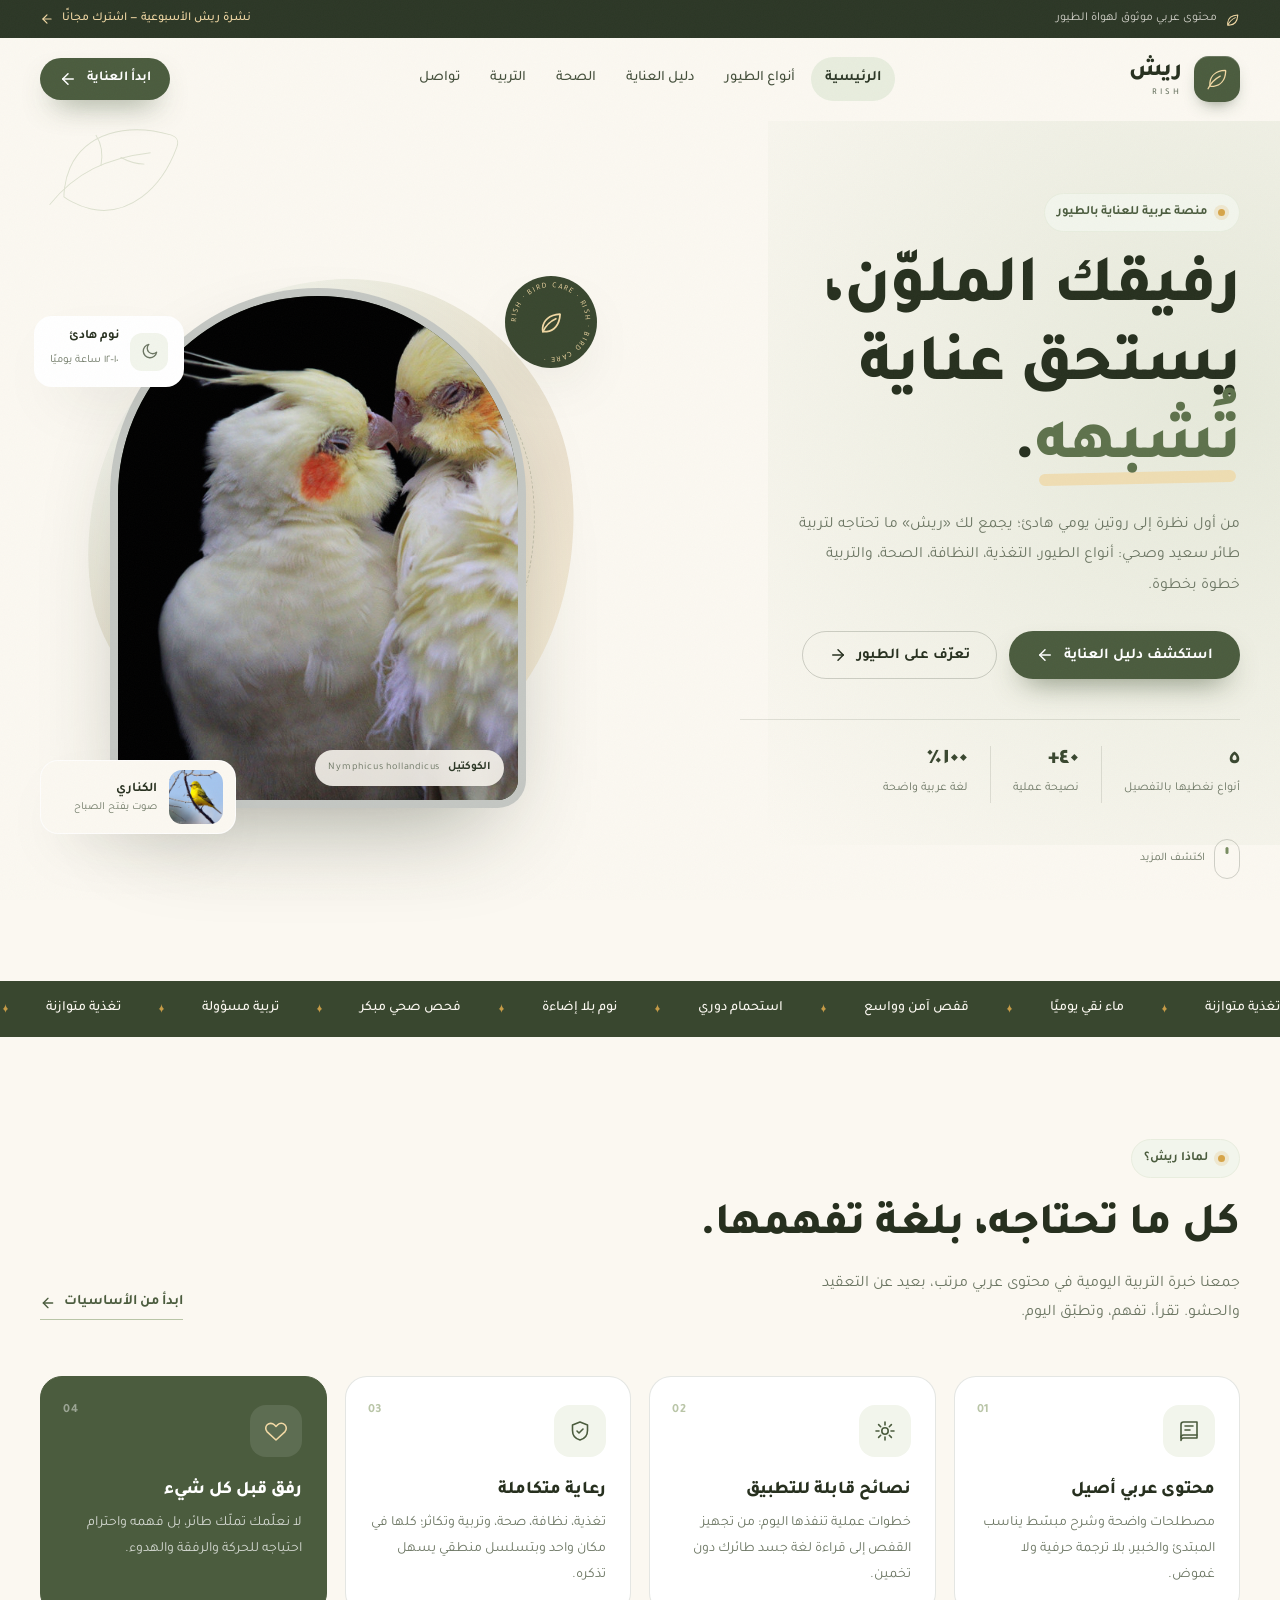
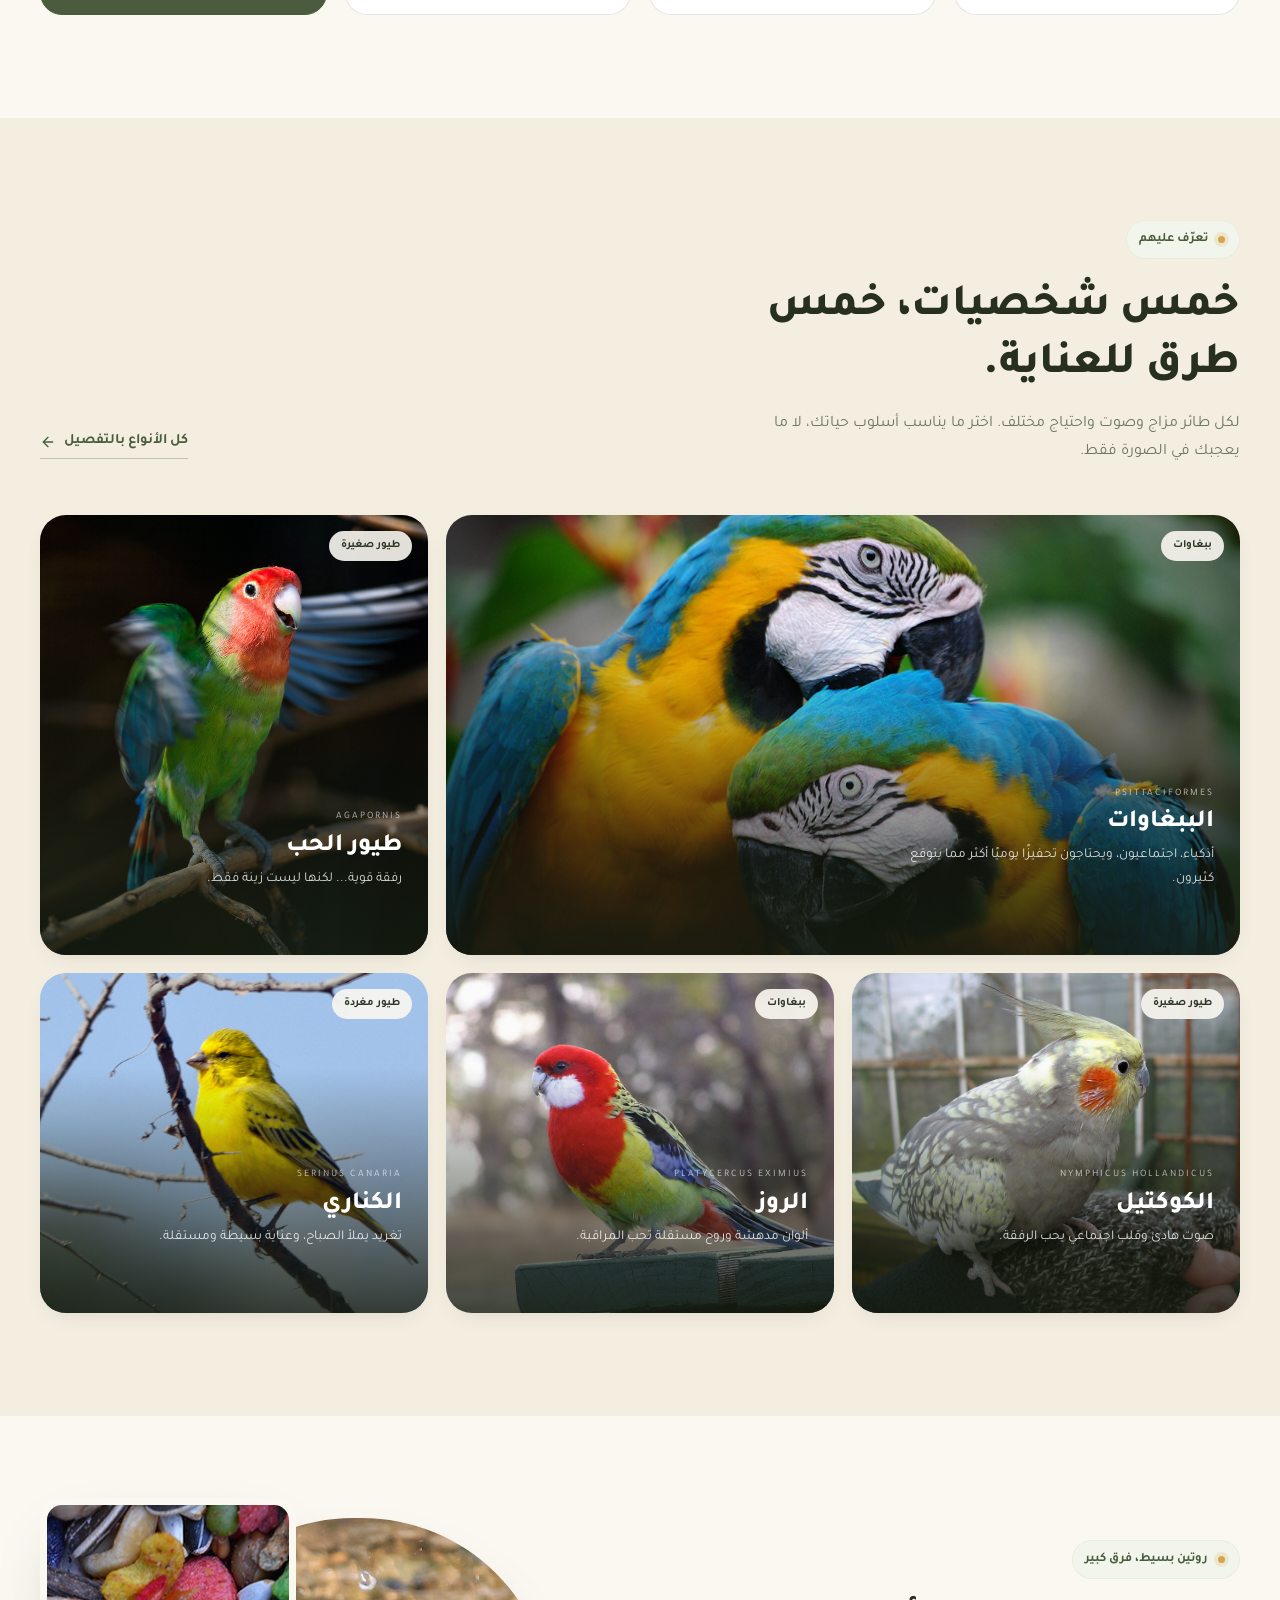
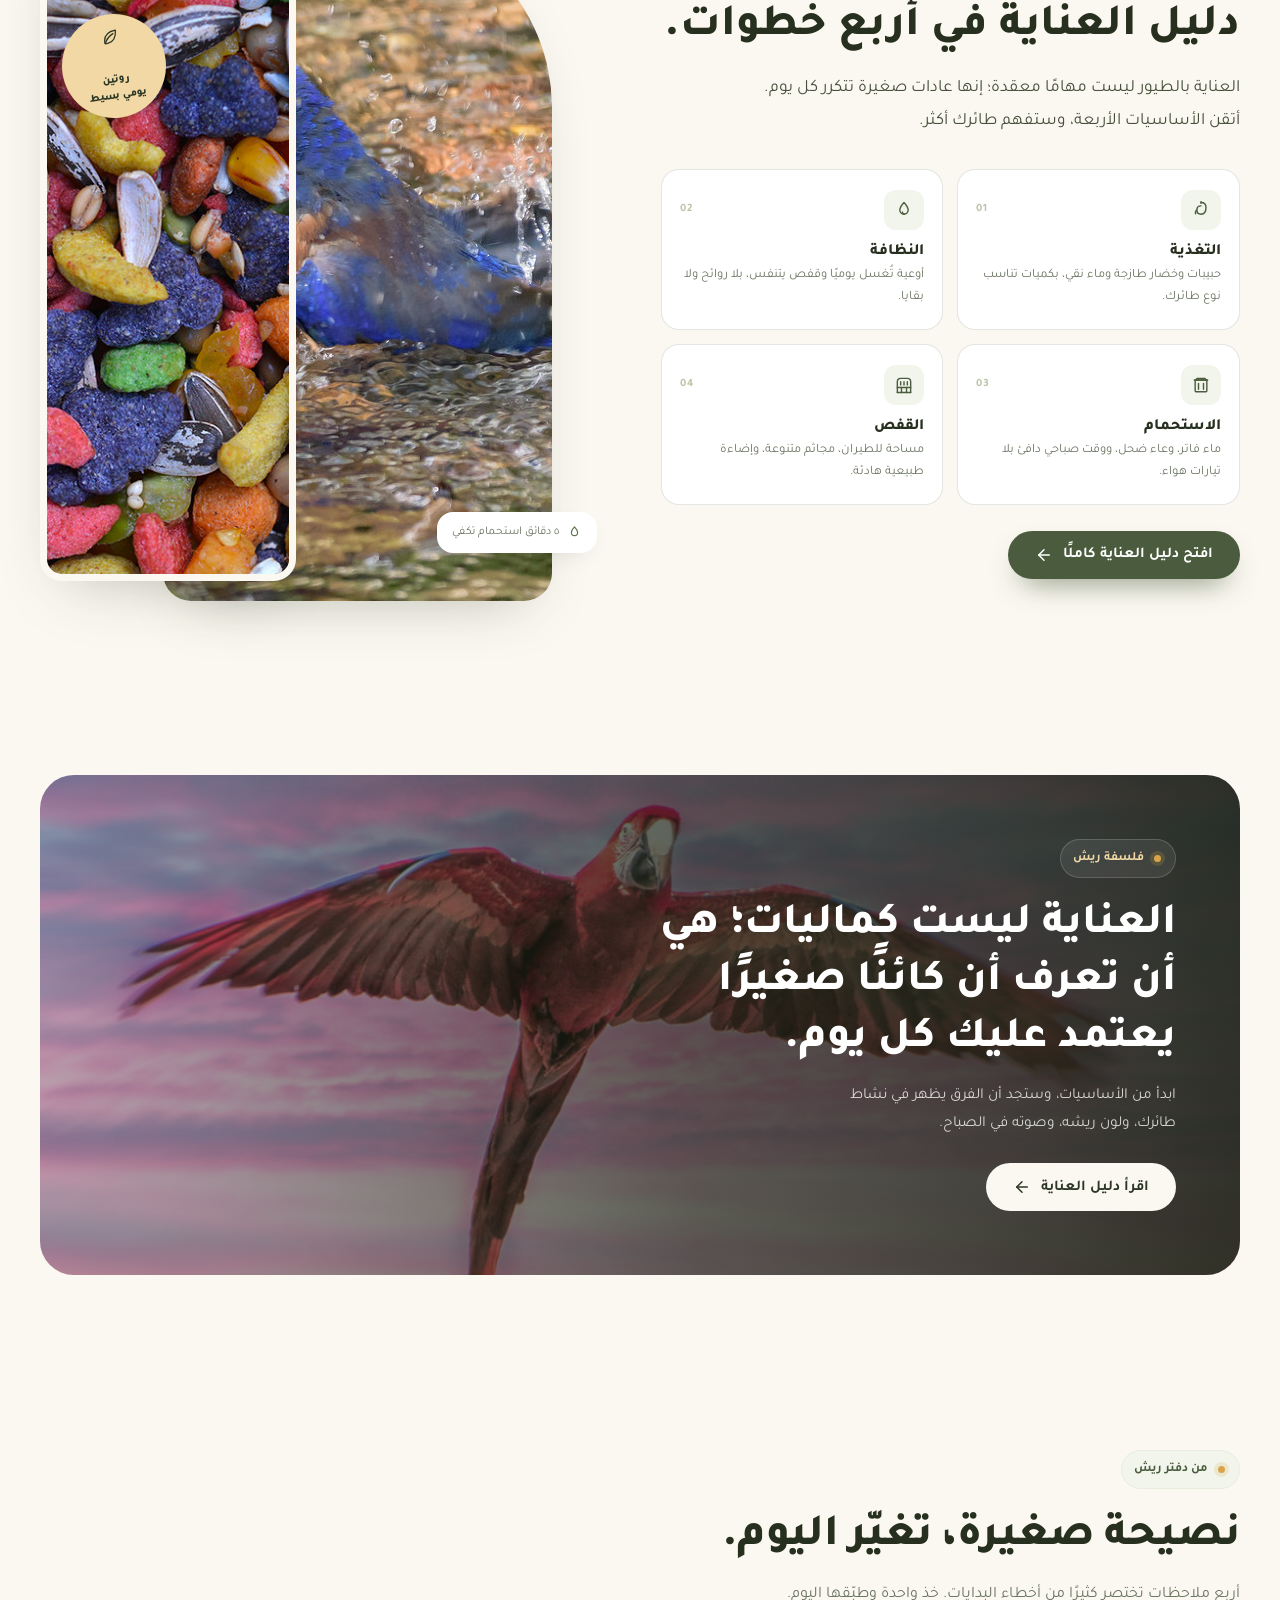
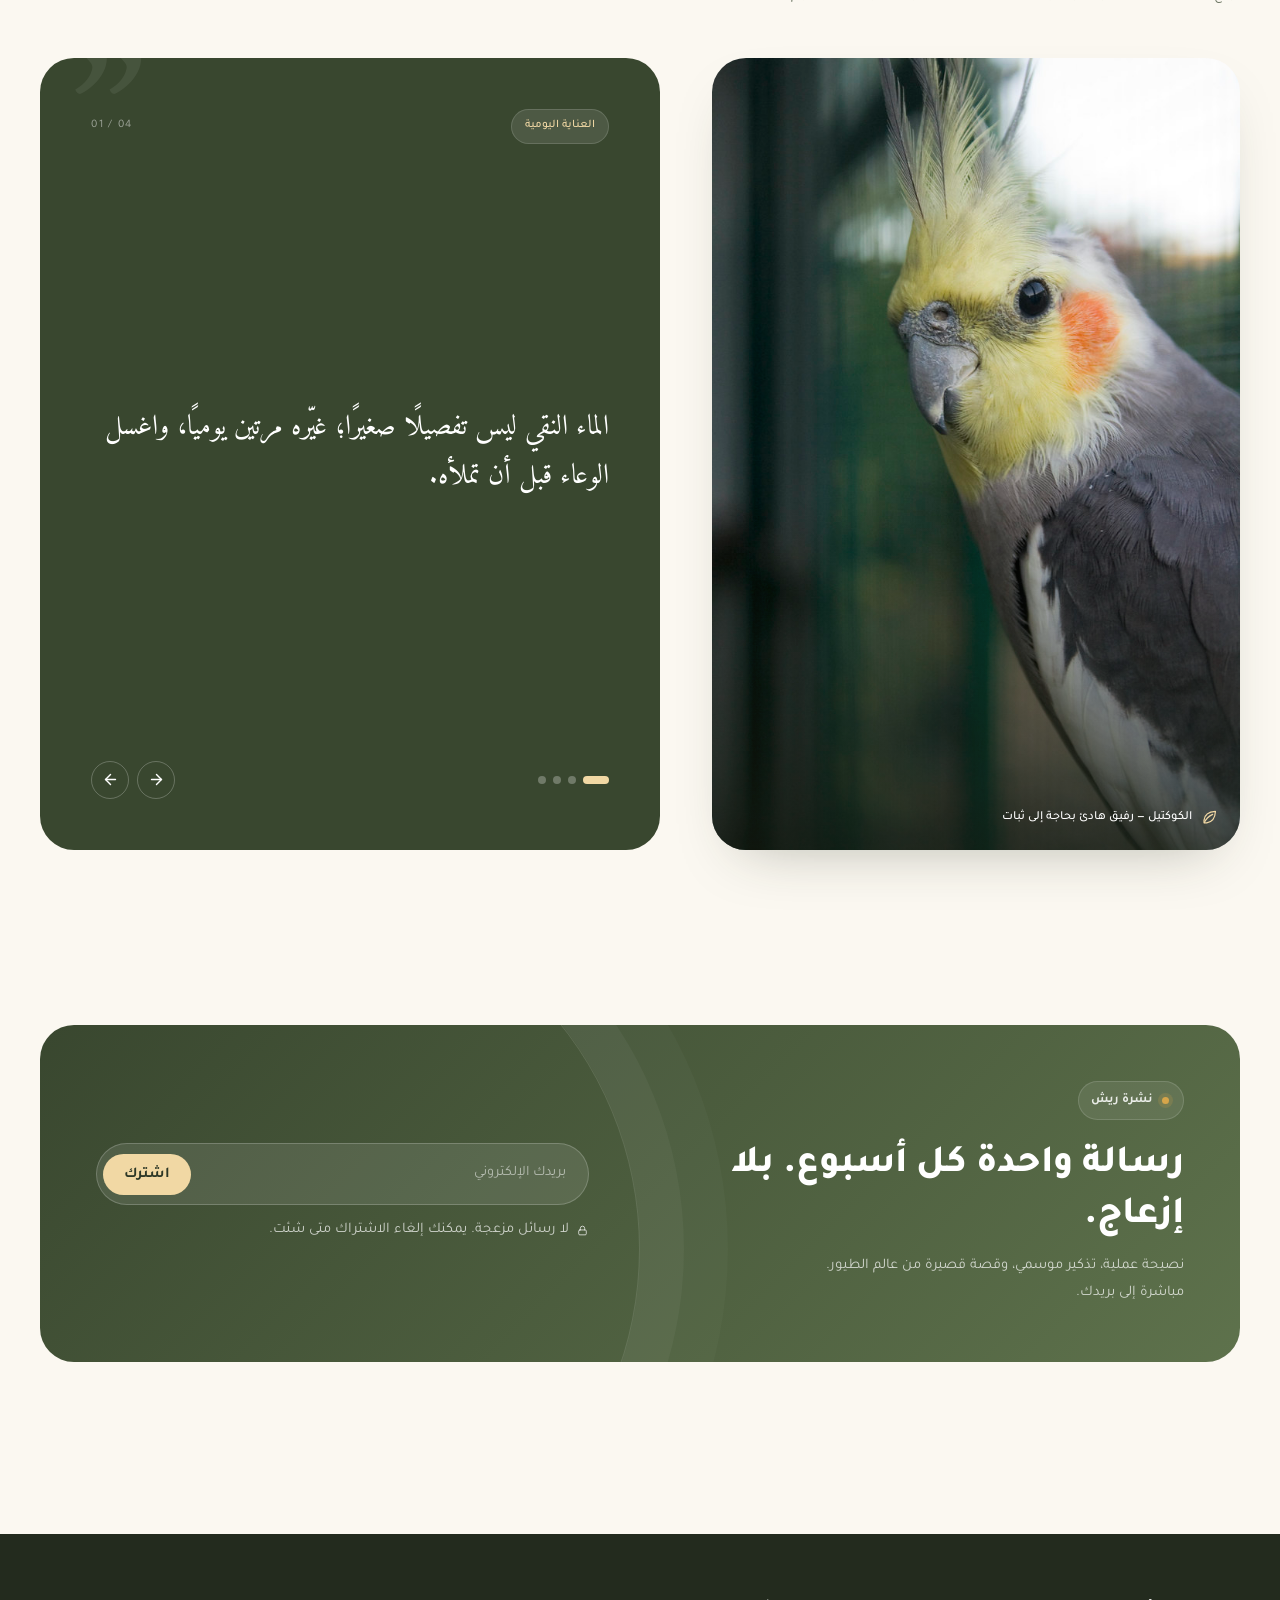
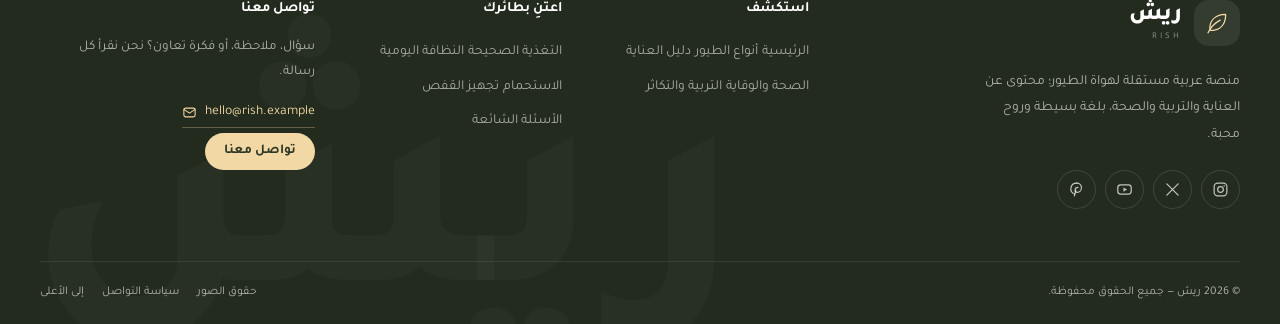
<file: index.html>
<!DOCTYPE html>
<html lang="ar" dir="rtl">
<head>
  <meta charset="UTF-8">
  <meta name="viewport" content="width=device-width, initial-scale=1.0">
  <title>ريش — Rish | العناية بالطيور وتربيتها</title>
  <meta name="description" content="ريش منصة عربية متخصصة في العناية بالطيور وتربيتها: أنواع الطيور، التغذية، النظافة، الصحة، والتربية خطوة بخطوة.">
  <meta property="og:title" content="ريش — رفيقك الملوّن يستحق عناية تُشبهه">
  <meta property="og:description" content="دليلك العربي المتكامل لرعاية الطيور: أنواع، تغذية، صحة، وتربية.">
  <meta property="og:type" content="website">
  <meta name="theme-color" content="#4b5c3e">
  <link rel="icon" href="data:image/svg+xml,%3Csvg xmlns='http://www.w3.org/2000/svg' viewBox='0 0 64 64'%3E%3Crect width='64' height='64' rx='16' fill='%234b5c3e'/%3E%3Cpath d='M45 16c-12 0-21 6-23 16-1 5 1 9 1 9s4 2 9 1c10-2 15-11 15-23 0-1 0-2-2-3z' fill='none' stroke='%23f1d8a4' stroke-width='2.5'/%3E%3Cpath d='M18 48c5-9 10-14 18-19' stroke='%23f1d8a4' stroke-width='2.5' fill='none'/%3E%3C/svg%3E">
  <link rel="preconnect" href="https://fonts.googleapis.com">
  <link rel="preconnect" href="https://fonts.gstatic.com" crossorigin>
  <link href="https://fonts.googleapis.com/css2?family=Amiri:wght@400;700&family=Tajawal:wght@300;400;500;700;800&display=swap" rel="stylesheet">
  <link rel="stylesheet" href="assets/css/style.css">
  <script>document.documentElement.classList.add("js");</script>
</head>
<body>

  <a class="skip-link" href="#main">تخطَّ إلى المحتوى</a>

  <div class="topbar">
    <div class="container">
      <span class="topbar__note">
        <svg viewBox="0 0 24 24" fill="none" stroke="currentColor" stroke-width="1.7" stroke-linecap="round" stroke-linejoin="round" aria-hidden="true"><path d="M20.2 4.8C10 5.4 5 10.8 4.3 17.1c-.2 2 .2 3.6.2 3.6s1.6.4 3.6.2C14.4 20.2 19.8 15.2 20.4 5z"/><path d="M4.5 21c2.5-5.5 6.5-9.5 12-12"/></svg>
        محتوى عربي موثوق لهواة الطيور
      </span>
      <a class="topbar__link" href="#newsletter">
        نشرة ريش الأسبوعية — اشترك مجانًا
        <svg viewBox="0 0 24 24" fill="none" stroke="currentColor" stroke-width="2" stroke-linecap="round" stroke-linejoin="round" aria-hidden="true"><path d="M19 12H5"/><path d="m12 19-7-7 7-7"/></svg>
      </a>
    </div>
  </div>

  <header class="site-header">
    <div class="container header-inner">
      <a class="brand" href="index.html" aria-label="ريش — الصفحة الرئيسية">
        <span class="brand__mark">
          <svg viewBox="0 0 32 32" fill="none" stroke="currentColor" stroke-width="1.6" stroke-linecap="round" stroke-linejoin="round" aria-hidden="true"><path d="M26 5.5C14.5 6 8.2 12.2 7.3 20.4c-.2 2.4.3 4.3.3 4.3s1.9.5 4.3.3C20 24.1 26.2 17.8 26.7 6.3c0-.6-.1-.8-.7-.8z"/><path d="M5 28c3.2-7 8-11.8 15-15.5"/></svg>
        </span>
        <span class="brand__text">
          <span class="brand__name">ريش</span>
          <span class="brand__latin">RISH</span>
        </span>
      </a>

      <nav class="nav" id="siteNav" aria-label="التنقل الرئيسي">
        <ul>
          <li><a href="index.html" class="is-active">الرئيسية</a></li>
          <li><a href="types.html">أنواع الطيور</a></li>
          <li><a href="care.html">دليل العناية</a></li>
          <li><a href="health.html">الصحة</a></li>
          <li><a href="breeding.html">التربية</a></li>
          <li><a href="contact.html">تواصل</a></li>
        </ul>
      </nav>

      <div class="header-actions">
        <a class="btn btn--primary btn--sm" href="care.html">
          ابدأ العناية
          <svg viewBox="0 0 24 24" fill="none" stroke="currentColor" stroke-width="2" stroke-linecap="round" stroke-linejoin="round" aria-hidden="true"><path d="M19 12H5"/><path d="m12 19-7-7 7-7"/></svg>
        </a>
        <button class="nav-toggle" id="navToggle" aria-controls="siteNav" aria-expanded="false" aria-label="فتح القائمة">
          <span class="nav-toggle__bars"><span></span><span></span><span></span></span>
        </button>
      </div>
    </div>
  </header>

  <main id="main">

    <!-- Hero -->
    <section class="hero">
      <svg class="hero__leaf" viewBox="0 0 200 200" fill="none" stroke="currentColor" stroke-width="1.2" aria-hidden="true">
        <path d="M163 32c-58 2-102 32-107 78-2 20 4 37 4 37s17 6 37 4c46-5 76-49 78-107 0-7-2-12-12-12z"/>
        <path d="M46 162c18-48 50-78 100-101"/>
        <path d="M92 96c-2-16-8-27-18-35M112 78c10 2 21 2 31-1"/>
      </svg>

      <div class="container hero__grid">
        <div class="hero__copy">
          <span class="eyebrow"><span class="eyebrow__dot"></span> منصة عربية للعناية بالطيور</span>
          <h1>رفيقك الملوّن،<br>يستحق عناية <em>تُشبهه</em>.</h1>
          <p>
            من أول نظرة إلى روتين يومي هادئ؛ يجمع لك «ريش» ما تحتاجه لتربية طائر سعيد وصحي:
            أنواع الطيور، التغذية، النظافة، الصحة، والتربية خطوة بخطوة.
          </p>

          <div class="hero__actions">
            <a class="btn btn--primary" href="care.html">
              استكشف دليل العناية
              <svg viewBox="0 0 24 24" fill="none" stroke="currentColor" stroke-width="2" stroke-linecap="round" stroke-linejoin="round" aria-hidden="true"><path d="M19 12H5"/><path d="m12 19-7-7 7-7"/></svg>
            </a>
            <a class="btn btn--ghost" href="types.html">
              تعرّف على الطيور
              <svg viewBox="0 0 24 24" fill="none" stroke="currentColor" stroke-width="2" stroke-linecap="round" stroke-linejoin="round" aria-hidden="true"><path d="M5 12h14"/><path d="m12 5 7 7-7 7"/></svg>
            </a>
          </div>

          <div class="hero__meta">
            <div class="hero__meta-item"><strong>٥</strong><span>أنواع نغطيها بالتفصيل</span></div>
            <div class="hero__meta-item"><strong>٤٠+</strong><span>نصيحة عملية</span></div>
            <div class="hero__meta-item"><strong>١٠٠٪</strong><span>لغة عربية واضحة</span></div>
          </div>

          <a class="hero__scroll" href="#why">
            <i aria-hidden="true"></i>
            اكتشف المزيد
          </a>
        </div>

        <div class="hero__visual">
          <span class="hero__blob" aria-hidden="true"></span>

          <figure class="hero__frame">
            <img src="assets/img/hero-cockatiels.jpg" alt="طائرا كوكتيل أبيضان يقتربان من بعضهما برقة على خلفية داكنة" width="1000" height="667" fetchpriority="high">
            <figcaption class="hero__species">
              الكوكتيل
              <span>Nymphicus hollandicus</span>
            </figcaption>
          </figure>

          <div class="hero__note">
            <span class="hero__note-icon">
              <svg viewBox="0 0 24 24" fill="none" stroke="currentColor" stroke-width="1.7" stroke-linecap="round" stroke-linejoin="round" aria-hidden="true"><path d="M21 12.8A8.5 8.5 0 1 1 11.2 3a6.5 6.5 0 0 0 9.8 9.8z"/></svg>
            </span>
            <div>
              <strong>نوم هادئ</strong>
              <span>١٠–١٢ ساعة يوميًا</span>
            </div>
          </div>

          <div class="hero__mini">
            <img src="assets/img/canary.jpg" alt="كناري أصفر على غصن" width="1024" height="1018" loading="lazy">
            <div>
              <strong>الكناري</strong>
              <span>صوت يفتح الصباح</span>
            </div>
          </div>

          <div class="hero__stamp" aria-hidden="true">
            <svg class="stamp-text" viewBox="0 0 100 100">
              <defs><path id="stampCircle" d="M50,50 m-38,0 a38,38 0 1,1 76,0 a38,38 0 1,1 -76,0"/></defs>
              <text><textPath href="#stampCircle" startOffset="0">RISH · BIRD CARE · RISH · BIRD CARE ·</textPath></text>
            </svg>
            <svg class="stamp-feather" viewBox="0 0 24 24" fill="none" stroke="currentColor" stroke-width="1.6" stroke-linecap="round" stroke-linejoin="round"><path d="M20.2 4.8C10 5.4 5 10.8 4.3 17.1c-.2 2 .2 3.6.2 3.6s1.6.4 3.6.2C14.4 20.2 19.8 15.2 20.4 5z"/><path d="M4.5 21c2.5-5.5 6.5-9.5 12-12"/></svg>
          </div>
        </div>
      </div>
    </section>

    <!-- Marquee -->
    <div class="marquee" aria-hidden="true">
      <div class="marquee__track">
        <div class="marquee__group">
          <span>تغذية متوازنة <svg viewBox="0 0 24 24" fill="currentColor"><path d="M12 2c.6 4.4 2.3 7.3 5 9.3-2.8 1.2-4.6 3.4-5 6.7-.4-3.3-2.2-5.5-5-6.7C9.7 9.3 11.4 6.4 12 2z"/></svg></span>
          <span>ماء نقي يوميًا <svg viewBox="0 0 24 24" fill="currentColor"><path d="M12 2c.6 4.4 2.3 7.3 5 9.3-2.8 1.2-4.6 3.4-5 6.7-.4-3.3-2.2-5.5-5-6.7C9.7 9.3 11.4 6.4 12 2z"/></svg></span>
          <span>قفص آمن وواسع <svg viewBox="0 0 24 24" fill="currentColor"><path d="M12 2c.6 4.4 2.3 7.3 5 9.3-2.8 1.2-4.6 3.4-5 6.7-.4-3.3-2.2-5.5-5-6.7C9.7 9.3 11.4 6.4 12 2z"/></svg></span>
          <span>استحمام دوري <svg viewBox="0 0 24 24" fill="currentColor"><path d="M12 2c.6 4.4 2.3 7.3 5 9.3-2.8 1.2-4.6 3.4-5 6.7-.4-3.3-2.2-5.5-5-6.7C9.7 9.3 11.4 6.4 12 2z"/></svg></span>
          <span>نوم بلا إضاءة <svg viewBox="0 0 24 24" fill="currentColor"><path d="M12 2c.6 4.4 2.3 7.3 5 9.3-2.8 1.2-4.6 3.4-5 6.7-.4-3.3-2.2-5.5-5-6.7C9.7 9.3 11.4 6.4 12 2z"/></svg></span>
          <span>فحص صحي مبكر <svg viewBox="0 0 24 24" fill="currentColor"><path d="M12 2c.6 4.4 2.3 7.3 5 9.3-2.8 1.2-4.6 3.4-5 6.7-.4-3.3-2.2-5.5-5-6.7C9.7 9.3 11.4 6.4 12 2z"/></svg></span>
          <span>تربية مسؤولة <svg viewBox="0 0 24 24" fill="currentColor"><path d="M12 2c.6 4.4 2.3 7.3 5 9.3-2.8 1.2-4.6 3.4-5 6.7-.4-3.3-2.2-5.5-5-6.7C9.7 9.3 11.4 6.4 12 2z"/></svg></span>
        </div>
        <div class="marquee__group" aria-hidden="true">
          <span>تغذية متوازنة <svg viewBox="0 0 24 24" fill="currentColor"><path d="M12 2c.6 4.4 2.3 7.3 5 9.3-2.8 1.2-4.6 3.4-5 6.7-.4-3.3-2.2-5.5-5-6.7C9.7 9.3 11.4 6.4 12 2z"/></svg></span>
          <span>ماء نقي يوميًا <svg viewBox="0 0 24 24" fill="currentColor"><path d="M12 2c.6 4.4 2.3 7.3 5 9.3-2.8 1.2-4.6 3.4-5 6.7-.4-3.3-2.2-5.5-5-6.7C9.7 9.3 11.4 6.4 12 2z"/></svg></span>
          <span>قفص آمن وواسع <svg viewBox="0 0 24 24" fill="currentColor"><path d="M12 2c.6 4.4 2.3 7.3 5 9.3-2.8 1.2-4.6 3.4-5 6.7-.4-3.3-2.2-5.5-5-6.7C9.7 9.3 11.4 6.4 12 2z"/></svg></span>
          <span>استحمام دوري <svg viewBox="0 0 24 24" fill="currentColor"><path d="M12 2c.6 4.4 2.3 7.3 5 9.3-2.8 1.2-4.6 3.4-5 6.7-.4-3.3-2.2-5.5-5-6.7C9.7 9.3 11.4 6.4 12 2z"/></svg></span>
          <span>نوم بلا إضاءة <svg viewBox="0 0 24 24" fill="currentColor"><path d="M12 2c.6 4.4 2.3 7.3 5 9.3-2.8 1.2-4.6 3.4-5 6.7-.4-3.3-2.2-5.5-5-6.7C9.7 9.3 11.4 6.4 12 2z"/></svg></span>
          <span>فحص صحي مبكر <svg viewBox="0 0 24 24" fill="currentColor"><path d="M12 2c.6 4.4 2.3 7.3 5 9.3-2.8 1.2-4.6 3.4-5 6.7-.4-3.3-2.2-5.5-5-6.7C9.7 9.3 11.4 6.4 12 2z"/></svg></span>
          <span>تربية مسؤولة <svg viewBox="0 0 24 24" fill="currentColor"><path d="M12 2c.6 4.4 2.3 7.3 5 9.3-2.8 1.2-4.6 3.4-5 6.7-.4-3.3-2.2-5.5-5-6.7C9.7 9.3 11.4 6.4 12 2z"/></svg></span>
        </div>
      </div>
    </div>

    <!-- Why -->
    <section class="section" id="why">
      <div class="container">
        <div class="section-head" data-reveal>
          <div class="section-head__text">
            <span class="eyebrow"><span class="eyebrow__dot"></span> لماذا ريش؟</span>
            <h2>كل ما تحتاجه، بلغة تفهمها.</h2>
            <p>جمعنا خبرة التربية اليومية في محتوى عربي مرتب، بعيد عن التعقيد والحشو. تقرأ، تفهم، وتطبّق اليوم.</p>
          </div>
          <a class="link-arrow" href="care.html">
            ابدأ من الأساسيات
            <svg viewBox="0 0 24 24" fill="none" stroke="currentColor" stroke-width="2" stroke-linecap="round" stroke-linejoin="round" aria-hidden="true"><path d="M19 12H5"/><path d="m12 19-7-7 7-7"/></svg>
          </a>
        </div>

        <div class="features-grid">
          <article class="feature" data-reveal>
            <span class="feature__num">01</span>
            <span class="feature__icon">
              <svg viewBox="0 0 24 24" fill="none" stroke="currentColor" stroke-width="1.6" stroke-linecap="round" stroke-linejoin="round" aria-hidden="true"><path d="M4 5.5A2.5 2.5 0 0 1 6.5 3H20v16H6.5A2.5 2.5 0 0 0 4 21.5z"/><path d="M4 18.5A2.5 2.5 0 0 1 6.5 16H20"/><path d="M8 7h8M8 11h5"/></svg>
            </span>
            <h3>محتوى عربي أصيل</h3>
            <p>مصطلحات واضحة وشرح مبسّط يناسب المبتدئ والخبير، بلا ترجمة حرفية ولا غموض.</p>
          </article>

          <article class="feature" data-reveal data-reveal-delay="1">
            <span class="feature__num">02</span>
            <span class="feature__icon">
              <svg viewBox="0 0 24 24" fill="none" stroke="currentColor" stroke-width="1.6" stroke-linecap="round" stroke-linejoin="round" aria-hidden="true"><path d="M12 3v3M12 18v3M3 12h3M18 12h3M5.6 5.6l2.1 2.1M16.3 16.3l2.1 2.1M18.4 5.6l-2.1 2.1M7.7 16.3l-2.1 2.1"/><circle cx="12" cy="12" r="3.2"/></svg>
            </span>
            <h3>نصائح قابلة للتطبيق</h3>
            <p>خطوات عملية تنفذها اليوم: من تجهيز القفص إلى قراءة لغة جسد طائرك دون تخمين.</p>
          </article>

          <article class="feature" data-reveal data-reveal-delay="2">
            <span class="feature__num">03</span>
            <span class="feature__icon">
              <svg viewBox="0 0 24 24" fill="none" stroke="currentColor" stroke-width="1.6" stroke-linecap="round" stroke-linejoin="round" aria-hidden="true"><path d="M12 3 4.5 6v5.5c0 4.8 3.2 8.3 7.5 9.5 4.3-1.2 7.5-4.7 7.5-9.5V6z"/><path d="m9 12 2 2 4-4"/></svg>
            </span>
            <h3>رعاية متكاملة</h3>
            <p>تغذية، نظافة، صحة، وتربية وتكاثر؛ كلها في مكان واحد وبتسلسل منطقي يسهل تذكره.</p>
          </article>

          <article class="feature feature--accent" data-reveal data-reveal-delay="3">
            <span class="feature__num">04</span>
            <span class="feature__icon">
              <svg viewBox="0 0 24 24" fill="none" stroke="currentColor" stroke-width="1.6" stroke-linecap="round" stroke-linejoin="round" aria-hidden="true"><path d="M20.8 5.8a5 5 0 0 0-7.1 0L12 7.5l-1.7-1.7a5 5 0 1 0-7.1 7.1L12 21l8.8-8.1a5 5 0 0 0 0-7.1z"/></svg>
            </span>
            <h3>رفق قبل كل شيء</h3>
            <p>لا نعلّمك تملّك طائر، بل فهمه واحترام احتياجه للحركة والرفقة والهدوء.</p>
          </article>
        </div>
      </div>
    </section>

    <!-- Species preview -->
    <section class="section section--beige" id="species">
      <div class="container">
        <div class="section-head" data-reveal>
          <div class="section-head__text">
            <span class="eyebrow"><span class="eyebrow__dot"></span> تعرّف عليهم</span>
            <h2>خمس شخصيات، خمس طرق للعناية.</h2>
            <p>لكل طائر مزاج وصوت واحتياج مختلف. اختر ما يناسب أسلوب حياتك، لا ما يعجبك في الصورة فقط.</p>
          </div>
          <a class="link-arrow" href="types.html">
            كل الأنواع بالتفصيل
            <svg viewBox="0 0 24 24" fill="none" stroke="currentColor" stroke-width="2" stroke-linecap="round" stroke-linejoin="round" aria-hidden="true"><path d="M19 12H5"/><path d="m12 19-7-7 7-7"/></svg>
          </a>
        </div>

        <div class="species-grid">
          <a class="species-card species-card--wide" href="types.html#parrots" data-reveal>
            <img src="assets/img/parrot.jpg" alt="زوج من الببغاوات الملونة باللونين الأزرق والأصفر" width="1024" height="706" loading="lazy">
            <span class="species-card__tag">ببغاوات</span>
            <div class="species-card__body">
              <span class="species-card__latin">Psittaciformes</span>
              <h3>الببغاوات</h3>
              <p>أذكياء، اجتماعيون، ويحتاجون تحفيزًا يوميًا أكثر مما يتوقع كثيرون.</p>
              <span class="species-card__cta">
                اكتشف النوع
                <svg viewBox="0 0 24 24" fill="none" stroke="currentColor" stroke-width="2" stroke-linecap="round" stroke-linejoin="round" aria-hidden="true"><path d="M19 12H5"/><path d="m12 19-7-7 7-7"/></svg>
              </span>
            </div>
          </a>

          <a class="species-card" href="types.html#lovebirds" data-reveal data-reveal-delay="1">
            <img src="assets/img/lovebird.jpg" alt="طائر حب ملون يرفرف فوق غصن" width="768" height="1024" loading="lazy">
            <span class="species-card__tag">طيور صغيرة</span>
            <div class="species-card__body">
              <span class="species-card__latin">Agapornis</span>
              <h3>طيور الحب</h3>
              <p>رفقة قوية... لكنها ليست زينة فقط.</p>
              <span class="species-card__cta">
                اكتشف النوع
                <svg viewBox="0 0 24 24" fill="none" stroke="currentColor" stroke-width="2" stroke-linecap="round" stroke-linejoin="round" aria-hidden="true"><path d="M19 12H5"/><path d="m12 19-7-7 7-7"/></svg>
              </span>
            </div>
          </a>

          <a class="species-card" href="types.html#cockatiel" data-reveal>
            <img src="assets/img/cockatiel.jpg" alt="كوكتيل رمادي يجلس على يد إنسان" width="1024" height="794" loading="lazy">
            <span class="species-card__tag">طيور صغيرة</span>
            <div class="species-card__body">
              <span class="species-card__latin">Nymphicus hollandicus</span>
              <h3>الكوكتيل</h3>
              <p>صوت هادئ وقلب اجتماعي يحب الرفقة.</p>
              <span class="species-card__cta">
                اكتشف النوع
                <svg viewBox="0 0 24 24" fill="none" stroke="currentColor" stroke-width="2" stroke-linecap="round" stroke-linejoin="round" aria-hidden="true"><path d="M19 12H5"/><path d="m12 19-7-7 7-7"/></svg>
              </span>
            </div>
          </a>

          <a class="species-card" href="types.html#rosella" data-reveal data-reveal-delay="1">
            <img src="assets/img/rosella.jpg" alt="طائر الروزيلا بألوانه الحمراء والصفراء والزرقاء" width="1024" height="768" loading="lazy">
            <span class="species-card__tag">ببغاوات</span>
            <div class="species-card__body">
              <span class="species-card__latin">Platycercus eximius</span>
              <h3>الروز</h3>
              <p>ألوان مدهشة وروح مستقلة تحب المراقبة.</p>
              <span class="species-card__cta">
                اكتشف النوع
                <svg viewBox="0 0 24 24" fill="none" stroke="currentColor" stroke-width="2" stroke-linecap="round" stroke-linejoin="round" aria-hidden="true"><path d="M19 12H5"/><path d="m12 19-7-7 7-7"/></svg>
              </span>
            </div>
          </a>

          <a class="species-card" href="types.html#canary" data-reveal data-reveal-delay="2">
            <img src="assets/img/canary.jpg" alt="كناري أصفر يقف على غصن أمام سماء صافية" width="1024" height="1018" loading="lazy">
            <span class="species-card__tag">طيور مغردة</span>
            <div class="species-card__body">
              <span class="species-card__latin">Serinus canaria</span>
              <h3>الكناري</h3>
              <p>تغريد يملأ الصباح، وعناية بسيطة ومستقلة.</p>
              <span class="species-card__cta">
                اكتشف النوع
                <svg viewBox="0 0 24 24" fill="none" stroke="currentColor" stroke-width="2" stroke-linecap="round" stroke-linejoin="round" aria-hidden="true"><path d="M19 12H5"/><path d="m12 19-7-7 7-7"/></svg>
              </span>
            </div>
          </a>
        </div>
      </div>
    </section>

    <!-- Care steps -->
    <section class="section" id="care">
      <div class="container">
        <div class="care-split">
          <div class="care-copy" data-reveal>
            <span class="eyebrow"><span class="eyebrow__dot"></span> روتين بسيط، فرق كبير</span>
            <h2 class="section-title" style="font-size:clamp(1.9rem,3.5vw,3rem);line-height:1.3;margin-bottom:14px;">دليل العناية في أربع خطوات.</h2>
            <p class="lead" style="max-width:50ch;">العناية بالطيور ليست مهامًا معقدة؛ إنها عادات صغيرة تتكرر كل يوم. أتقن الأساسيات الأربعة، وستفهم طائرك أكثر.</p>

            <div class="care-steps">
              <article class="care-step">
                <div class="care-step__top">
                  <span class="care-step__icon">
                    <svg viewBox="0 0 24 24" fill="none" stroke="currentColor" stroke-width="1.7" stroke-linecap="round" stroke-linejoin="round" aria-hidden="true"><path d="M12 7c-3 0-5 2-5 5s2 5 5 5c4 0 6-3 6-8 0-4-2-6-6-6"/><path d="M7 12c-1.5 1-2 2.5-1.5 4.5"/><path d="M12 2v2"/></svg>
                  </span>
                  <span class="care-step__num">01</span>
                </div>
                <h3>التغذية</h3>
                <p>حبيبات وخضار طازجة وماء نقي، بكميات تناسب نوع طائرك.</p>
              </article>

              <article class="care-step">
                <div class="care-step__top">
                  <span class="care-step__icon">
                    <svg viewBox="0 0 24 24" fill="none" stroke="currentColor" stroke-width="1.7" stroke-linecap="round" stroke-linejoin="round" aria-hidden="true"><path d="M12 3s5 5.4 5 9a5 5 0 0 1-10 0c0-3.6 5-9 5-9z"/><path d="M10 14.5c.3 1.2 1 2 2.2 2.3"/></svg>
                  </span>
                  <span class="care-step__num">02</span>
                </div>
                <h3>النظافة</h3>
                <p>أوعية تُغسل يوميًا وقفص يتنفس، بلا روائح ولا بقايا.</p>
              </article>

              <article class="care-step">
                <div class="care-step__top">
                  <span class="care-step__icon">
                    <svg viewBox="0 0 24 24" fill="none" stroke="currentColor" stroke-width="1.7" stroke-linecap="round" stroke-linejoin="round" aria-hidden="true"><path d="M4 6h16"/><path d="M7 6V4h10v2"/><path d="M9 10v7M15 10v7"/><path d="M6 20h12a1 1 0 0 0 1-1V6H5v13a1 1 0 0 0 1 1z"/></svg>
                  </span>
                  <span class="care-step__num">03</span>
                </div>
                <h3>الاستحمام</h3>
                <p>ماء فاتر، وعاء ضحل، ووقت صباحي دافئ بلا تيارات هواء.</p>
              </article>

              <article class="care-step">
                <div class="care-step__top">
                  <span class="care-step__icon">
                    <svg viewBox="0 0 24 24" fill="none" stroke="currentColor" stroke-width="1.7" stroke-linecap="round" stroke-linejoin="round" aria-hidden="true"><path d="M4 21V8a4 4 0 0 1 4-4h8a4 4 0 0 1 4 4v13"/><path d="M4 21h16M4 15h16"/><path d="M8 8v4M12 8v4M16 8v4M9 15v6M15 15v6"/></svg>
                  </span>
                  <span class="care-step__num">04</span>
                </div>
                <h3>القفص</h3>
                <p>مساحة للطيران، مجاثم متنوعة، وإضاءة طبيعية هادئة.</p>
              </article>
            </div>

            <a class="btn btn--primary" style="margin-top:26px;" href="care.html">
              افتح دليل العناية كاملًا
              <svg viewBox="0 0 24 24" fill="none" stroke="currentColor" stroke-width="2" stroke-linecap="round" stroke-linejoin="round" aria-hidden="true"><path d="M19 12H5"/><path d="m12 19-7-7 7-7"/></svg>
            </a>
          </div>

          <div class="care-collage" data-reveal data-reveal-delay="1">
            <img class="care-collage__main" src="assets/img/bath.jpg" alt="طائر أزرق يستحم في الماء بمرح" width="1024" height="683" loading="lazy">
            <img class="care-collage__small" src="assets/img/food.jpg" alt="حبيبات غذاء مخصصة للطيور بألوان متعددة" width="1024" height="683" loading="lazy">
            <div class="care-collage__stamp">
              <svg viewBox="0 0 24 24" fill="none" stroke="currentColor" stroke-width="1.7" stroke-linecap="round" stroke-linejoin="round" aria-hidden="true"><path d="M20.2 4.8C10 5.4 5 10.8 4.3 17.1c-.2 2 .2 3.6.2 3.6s1.6.4 3.6.2C14.4 20.2 19.8 15.2 20.4 5z"/><path d="M4.5 21c2.5-5.5 6.5-9.5 12-12"/></svg>
              روتين<br>يومي بسيط
            </div>
            <span class="care-collage__caption">
              <svg viewBox="0 0 24 24" fill="none" stroke="currentColor" stroke-width="1.8" stroke-linecap="round" stroke-linejoin="round" aria-hidden="true"><path d="M12 3s5 5.4 5 9a5 5 0 0 1-10 0c0-3.6 5-9 5-9z"/></svg>
              ٥ دقائق استحمام تكفي
            </span>
          </div>
        </div>
      </div>
    </section>

    <!-- CTA band -->
    <section class="section section--tight">
      <div class="container">
        <div class="band" data-reveal>
          <img src="assets/img/macaw-sunset.jpg" alt="ببغاء قرمزي يحلق بجناحين مفتوحين عند الغروب" width="1024" height="651" loading="lazy">
          <div class="band__content">
            <span class="eyebrow"><span class="eyebrow__dot"></span> فلسفة ريش</span>
            <h2>العناية ليست كماليات؛ هي أن تعرف أن كائنًا صغيرًا يعتمد عليك كل يوم.</h2>
            <p>ابدأ من الأساسيات، وستجد أن الفرق يظهر في نشاط طائرك، ولون ريشه، وصوته في الصباح.</p>
            <a class="btn btn--light" href="care.html">
              اقرأ دليل العناية
              <svg viewBox="0 0 24 24" fill="none" stroke="currentColor" stroke-width="2" stroke-linecap="round" stroke-linejoin="round" aria-hidden="true"><path d="M19 12H5"/><path d="m12 19-7-7 7-7"/></svg>
            </a>
          </div>
        </div>
      </div>
    </section>

    <!-- Tips -->
    <section class="section" id="tips">
      <div class="container">
        <div class="section-head" data-reveal>
          <div class="section-head__text">
            <span class="eyebrow"><span class="eyebrow__dot"></span> من دفتر ريش</span>
            <h2>نصيحة صغيرة، تغيّر اليوم.</h2>
            <p>أربع ملاحظات تختصر كثيرًا من أخطاء البدايات. خذ واحدة وطبّقها اليوم.</p>
          </div>
        </div>

        <div class="tips-split">
          <div class="tips-media" data-reveal>
            <img src="assets/img/cockatiel-close.jpg" alt="صورة قريبة لطائر كوكتيل رمادي" width="683" height="1024" loading="lazy">
            <span class="tips-media__label">
              <svg viewBox="0 0 24 24" fill="none" stroke="currentColor" stroke-width="1.7" stroke-linecap="round" stroke-linejoin="round" aria-hidden="true"><path d="M20.2 4.8C10 5.4 5 10.8 4.3 17.1c-.2 2 .2 3.6.2 3.6s1.6.4 3.6.2C14.4 20.2 19.8 15.2 20.4 5z"/><path d="M4.5 21c2.5-5.5 6.5-9.5 12-12"/></svg>
              الكوكتيل — رفيق هادئ بحاجة إلى ثبات
            </span>
          </div>

          <div class="tip-card" data-tips data-reveal data-reveal-delay="1">
            <span class="tip-card__quote-mark" aria-hidden="true">”</span>
            <div class="tip-card__head">
              <span class="tip-card__cat" data-tip-cat>العناية اليومية</span>
              <span class="tip-card__count" data-tip-count>01 / 04</span>
            </div>
            <blockquote data-tip-text>الماء النقي ليس تفصيلًا صغيرًا؛ غيّره مرتين يوميًا، واغسل الوعاء قبل أن تملأه.</blockquote>
            <div class="tip-card__footer">
              <div class="tip-card__dots" data-tip-dots></div>
              <div class="tip-card__nav">
                <button class="tip-card__btn" type="button" data-tip-prev aria-label="النصيحة السابقة">
                  <svg viewBox="0 0 24 24" fill="none" stroke="currentColor" stroke-width="2" stroke-linecap="round" stroke-linejoin="round" aria-hidden="true"><path d="M5 12h14"/><path d="m12 5 7 7-7 7"/></svg>
                </button>
                <button class="tip-card__btn" type="button" data-tip-next aria-label="النصيحة التالية">
                  <svg viewBox="0 0 24 24" fill="none" stroke="currentColor" stroke-width="2" stroke-linecap="round" stroke-linejoin="round" aria-hidden="true"><path d="M19 12H5"/><path d="m12 19-7-7 7-7"/></svg>
                </button>
              </div>
            </div>
          </div>
        </div>
      </div>
    </section>

    <!-- Newsletter -->
    <section class="section section--tight" id="newsletter">
      <div class="container">
        <div class="newsletter" data-reveal>
          <div class="newsletter__text">
            <span class="eyebrow eyebrow--light"><span class="eyebrow__dot"></span> نشرة ريش</span>
            <h2>رسالة واحدة كل أسبوع. بلا إزعاج.</h2>
            <p>نصيحة عملية، تذكير موسمي، وقصة قصيرة من عالم الطيور. مباشرة إلى بريدك.</p>
          </div>
          <div class="newsletter__form-wrap">
            <form class="newsletter__form" data-form data-newsletter>
              <label for="newsletterEmail" class="sr-only" style="position:absolute;width:1px;height:1px;overflow:hidden;clip:rect(0 0 0 0);">بريدك الإلكتروني</label>
              <input id="newsletterEmail" name="email" type="email" placeholder="بريدك الإلكتروني" required autocomplete="email">
              <button class="btn btn--gold" type="submit">اشترك</button>
            </form>
            <div class="newsletter__success">
              <svg viewBox="0 0 24 24" fill="none" stroke="currentColor" stroke-width="1.8" stroke-linecap="round" stroke-linejoin="round" aria-hidden="true"><path d="M20 6 9 17l-5-5"/></svg>
              <span>تم الاشتراك بنجاح. أول رسالة من ريش تصل قريبًا.</span>
            </div>
            <p class="newsletter__note">
              <svg viewBox="0 0 24 24" fill="none" stroke="currentColor" stroke-width="1.8" stroke-linecap="round" stroke-linejoin="round" aria-hidden="true"><rect x="5" y="11" width="14" height="9" rx="2"/><path d="M8 11V8a4 4 0 0 1 8 0v3"/></svg>
              لا رسائل مزعجة. يمكنك إلغاء الاشتراك متى شئت.
            </p>
          </div>
        </div>
      </div>
    </section>

  </main>

  <footer class="site-footer">
    <div class="container">
      <div class="footer-grid">
        <div class="footer-brand">
          <a class="brand" href="index.html" aria-label="ريش — الصفحة الرئيسية">
            <span class="brand__mark">
              <svg viewBox="0 0 32 32" fill="none" stroke="currentColor" stroke-width="1.6" stroke-linecap="round" stroke-linejoin="round" aria-hidden="true"><path d="M26 5.5C14.5 6 8.2 12.2 7.3 20.4c-.2 2.4.3 4.3.3 4.3s1.9.5 4.3.3C20 24.1 26.2 17.8 26.7 6.3c0-.6-.1-.8-.7-.8z"/><path d="M5 28c3.2-7 8-11.8 15-15.5"/></svg>
            </span>
            <span class="brand__text">
              <span class="brand__name">ريش</span>
              <span class="brand__latin">RISH</span>
            </span>
          </a>
          <p>منصة عربية مستقلة لهواة الطيور؛ محتوى عن العناية والتربية والصحة، بلغة بسيطة وروح محبة.</p>
          <div class="socials">
            <a href="https://instagram.com" target="_blank" rel="noopener" aria-label="إنستغرام">
              <svg viewBox="0 0 24 24" fill="none" stroke="currentColor" stroke-width="1.7" aria-hidden="true"><rect x="3" y="3" width="18" height="18" rx="5"/><circle cx="12" cy="12" r="4"/><circle cx="17.2" cy="6.8" r="1" fill="currentColor" stroke="none"/></svg>
            </a>
            <a href="https://x.com" target="_blank" rel="noopener" aria-label="منصة إكس">
              <svg viewBox="0 0 24 24" fill="none" stroke="currentColor" stroke-width="1.8" stroke-linecap="round" aria-hidden="true"><path d="m4 4 16 16M20 4 4 20"/></svg>
            </a>
            <a href="https://youtube.com" target="_blank" rel="noopener" aria-label="يوتيوب">
              <svg viewBox="0 0 24 24" fill="none" stroke="currentColor" stroke-width="1.7" aria-hidden="true"><rect x="2.5" y="5.5" width="19" height="13" rx="4"/><path d="m10.5 9 5 3-5 3z" fill="currentColor" stroke="none"/></svg>
            </a>
            <a href="https://pinterest.com" target="_blank" rel="noopener" aria-label="بينترست">
              <svg viewBox="0 0 24 24" fill="none" stroke="currentColor" stroke-width="1.7" stroke-linecap="round" aria-hidden="true"><path d="M9 21c1-3 1.5-6 2-7.5"/><path d="M12 3a8 8 0 0 0-3 15.4"/><path d="M12 3a6.5 6.5 0 0 1 1 13c-1.7 0-3-1.3-3-3 0-2 1.5-4 4-4"/></svg>
            </a>
          </div>
        </div>

        <div class="footer">
          <h4>استكشف</h4>
          <div class="footer-links">
            <a href="index.html">الرئيسية</a>
            <a href="types.html">أنواع الطيور</a>
            <a href="care.html">دليل العناية</a>
            <a href="health.html">الصحة والوقاية</a>
            <a href="breeding.html">التربية والتكاثر</a>
          </div>
        </div>

        <div class="footer">
          <h4>اعتنِ بطائرك</h4>
          <div class="footer-links">
            <a href="care.html#nutrition">التغذية الصحيحة</a>
            <a href="care.html#hygiene">النظافة اليومية</a>
            <a href="care.html#bathing">الاستحمام</a>
            <a href="care.html#cage">تجهيز القفص</a>
            <a href="care.html#faq">الأسئلة الشائعة</a>
          </div>
        </div>

        <div class="footer footer-contact">
          <div>
            <h4>تواصل معنا</h4>
            <p>سؤال، ملاحظة، أو فكرة تعاون؟ نحن نقرأ كل رسالة.</p>
            <a class="footer-mail" href="mailto:hello@rish.example">
              <svg viewBox="0 0 24 24" fill="none" stroke="currentColor" stroke-width="1.7" stroke-linecap="round" stroke-linejoin="round" aria-hidden="true"><rect x="3" y="5" width="18" height="14" rx="3"/><path d="m3 7 9 6 9-6"/></svg>
              hello@rish.example
            </a>
          </div>
          <a class="btn btn--gold btn--sm" href="contact.html">تواصل معنا</a>
        </div>
      </div>

      <div class="footer-bottom">
        <span>© <span data-year>2026</span> ريش — جميع الحقوق محفوظة.</span>
        <div class="footer-bottom__links">
          <a href="credits.html">حقوق الصور</a>
          <a href="contact.html">سياسة التواصل</a>
          <a href="#main">إلى الأعلى</a>
        </div>
      </div>
    </div>
  </footer>

  <button class="to-top" type="button" aria-label="العودة إلى الأعلى">
    <svg viewBox="0 0 24 24" fill="none" stroke="currentColor" stroke-width="2" stroke-linecap="round" stroke-linejoin="round" aria-hidden="true"><path d="M12 19V5"/><path d="m5 12 7-7 7 7"/></svg>
  </button>

  <script src="assets/js/main.js" defer></script>
</body>
</html>
</file>
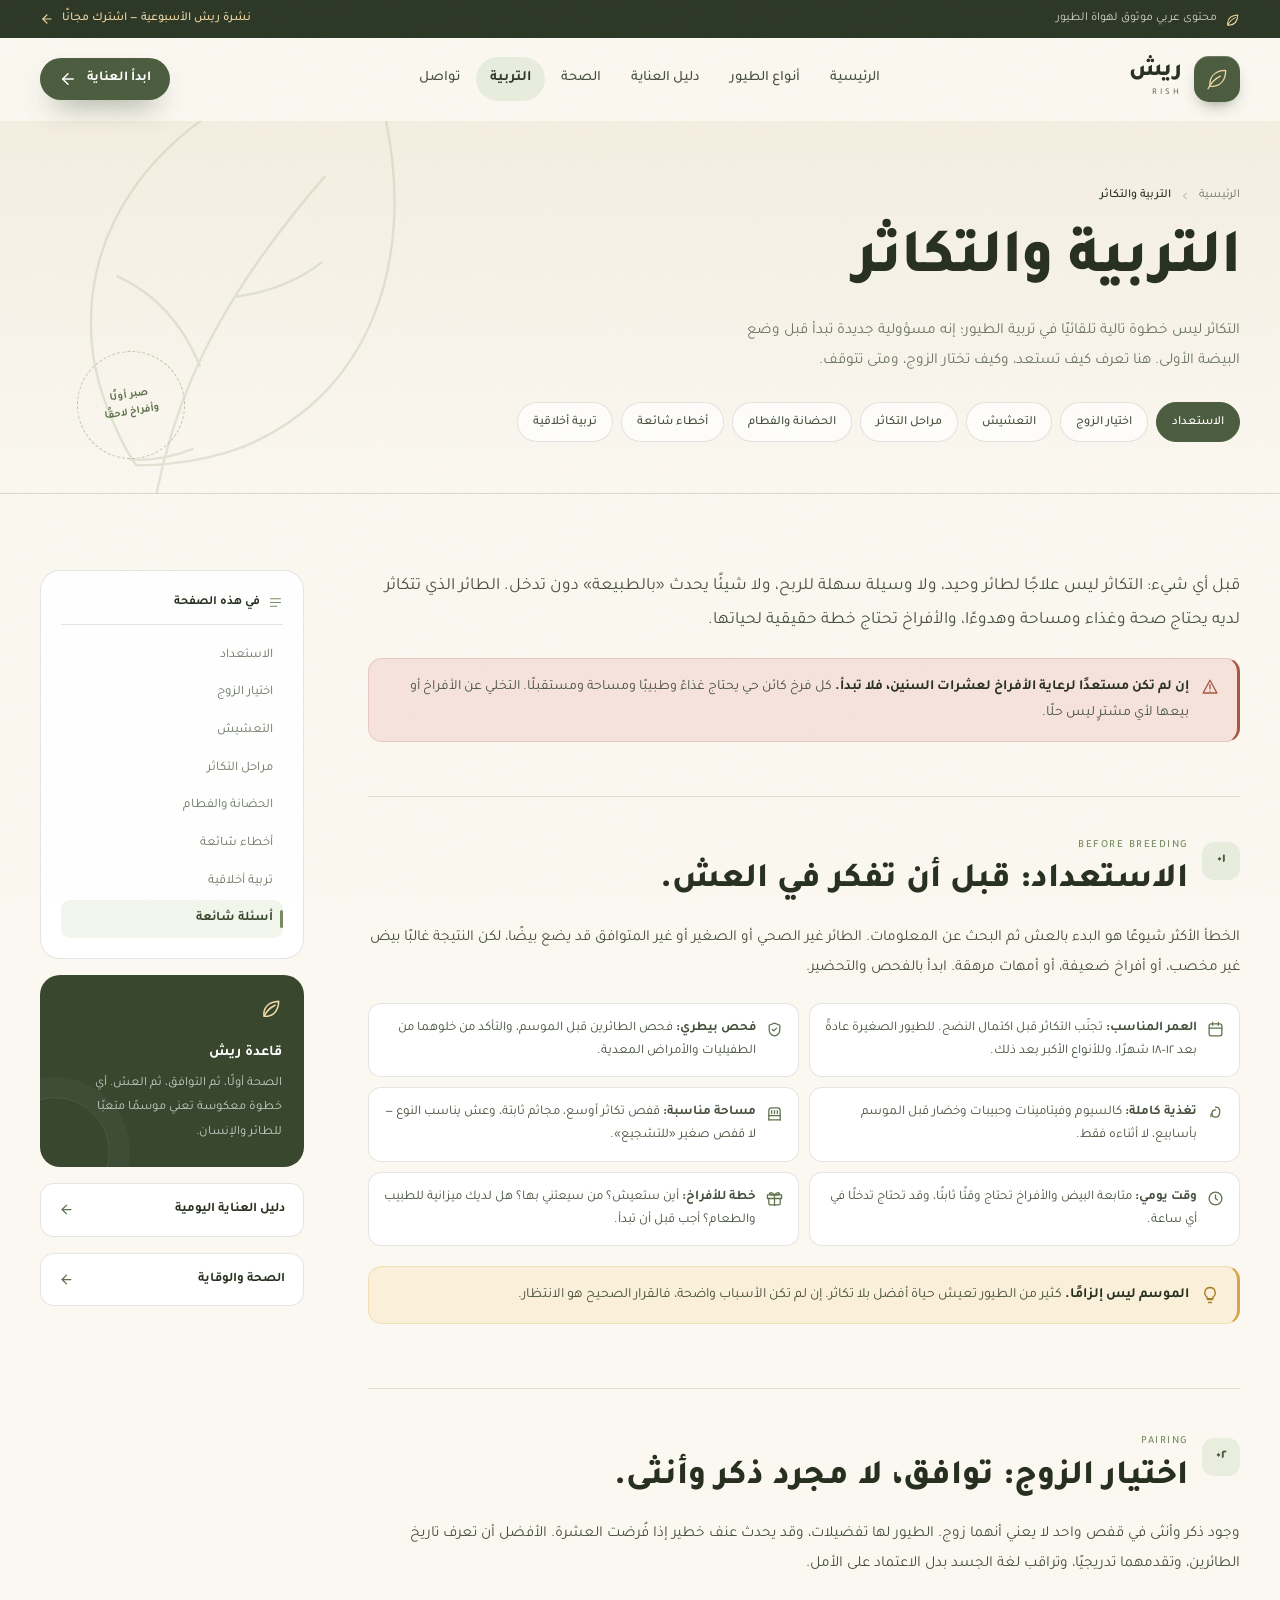
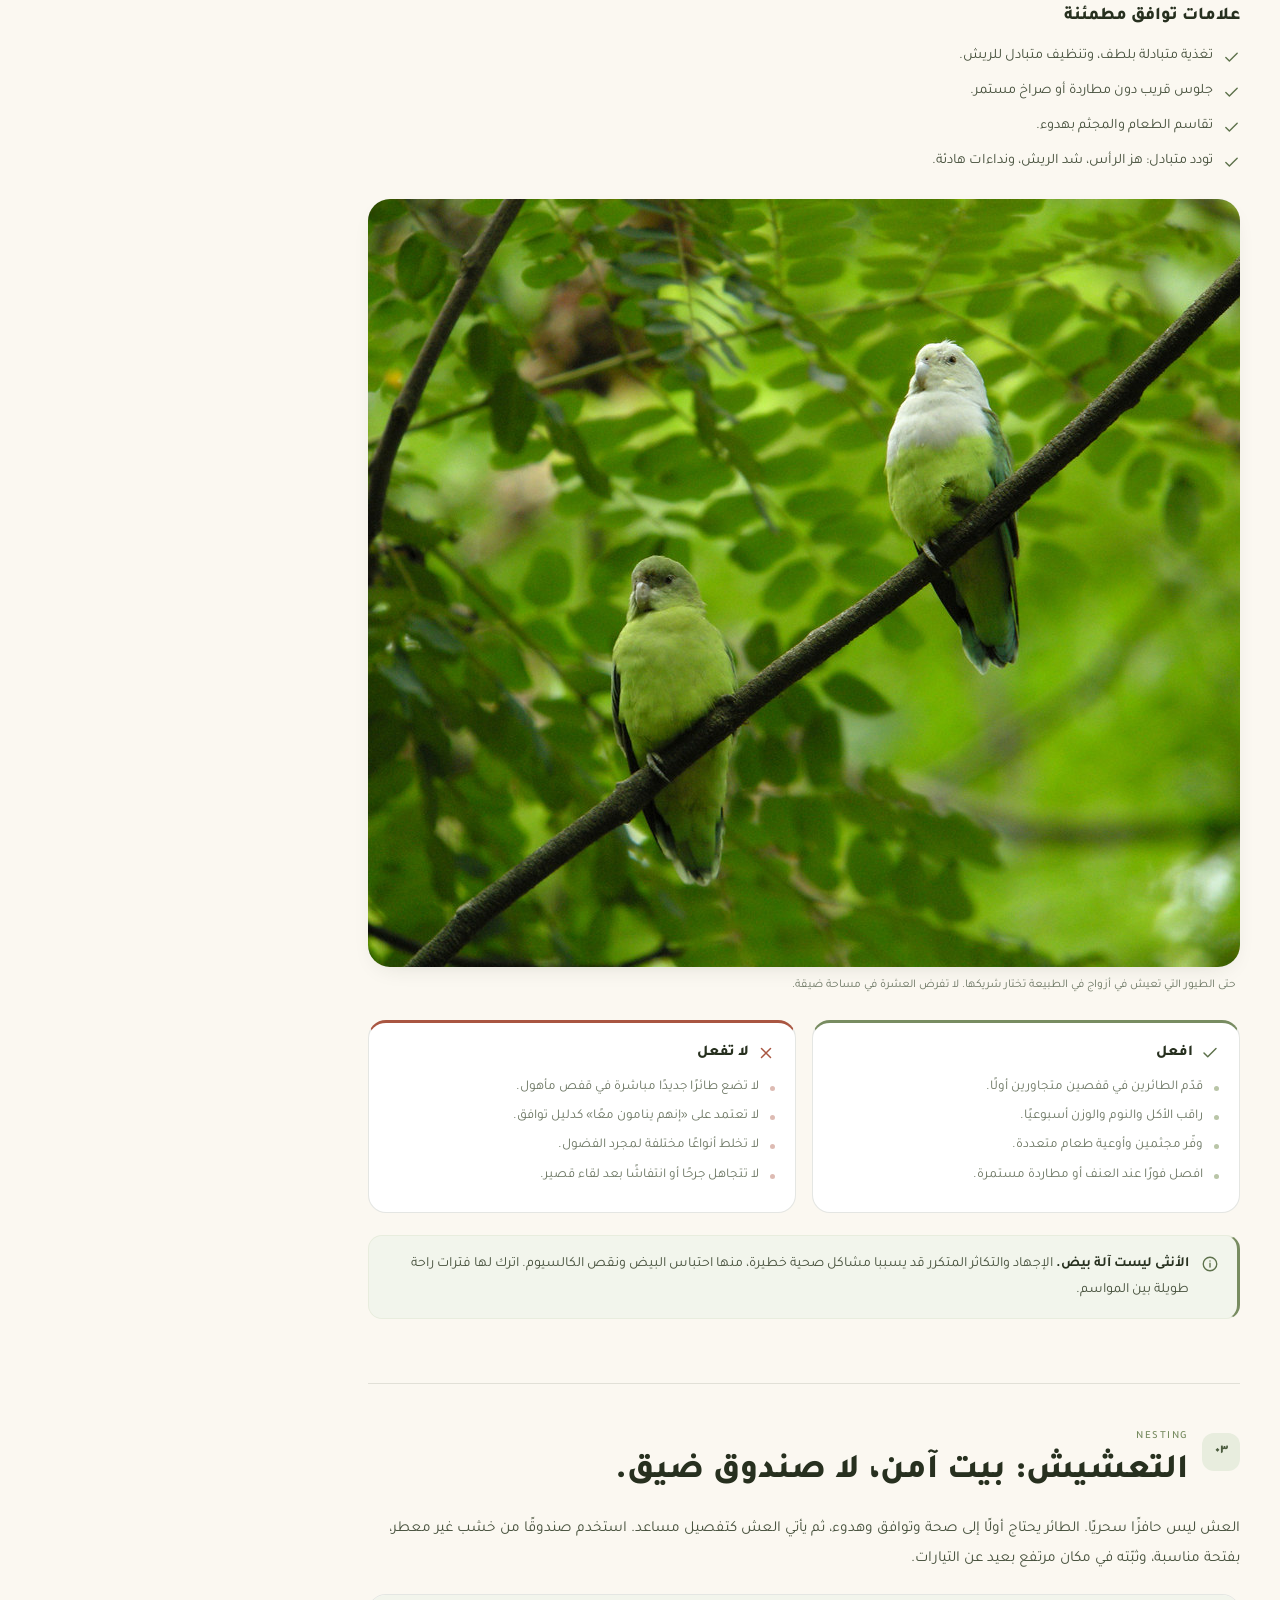
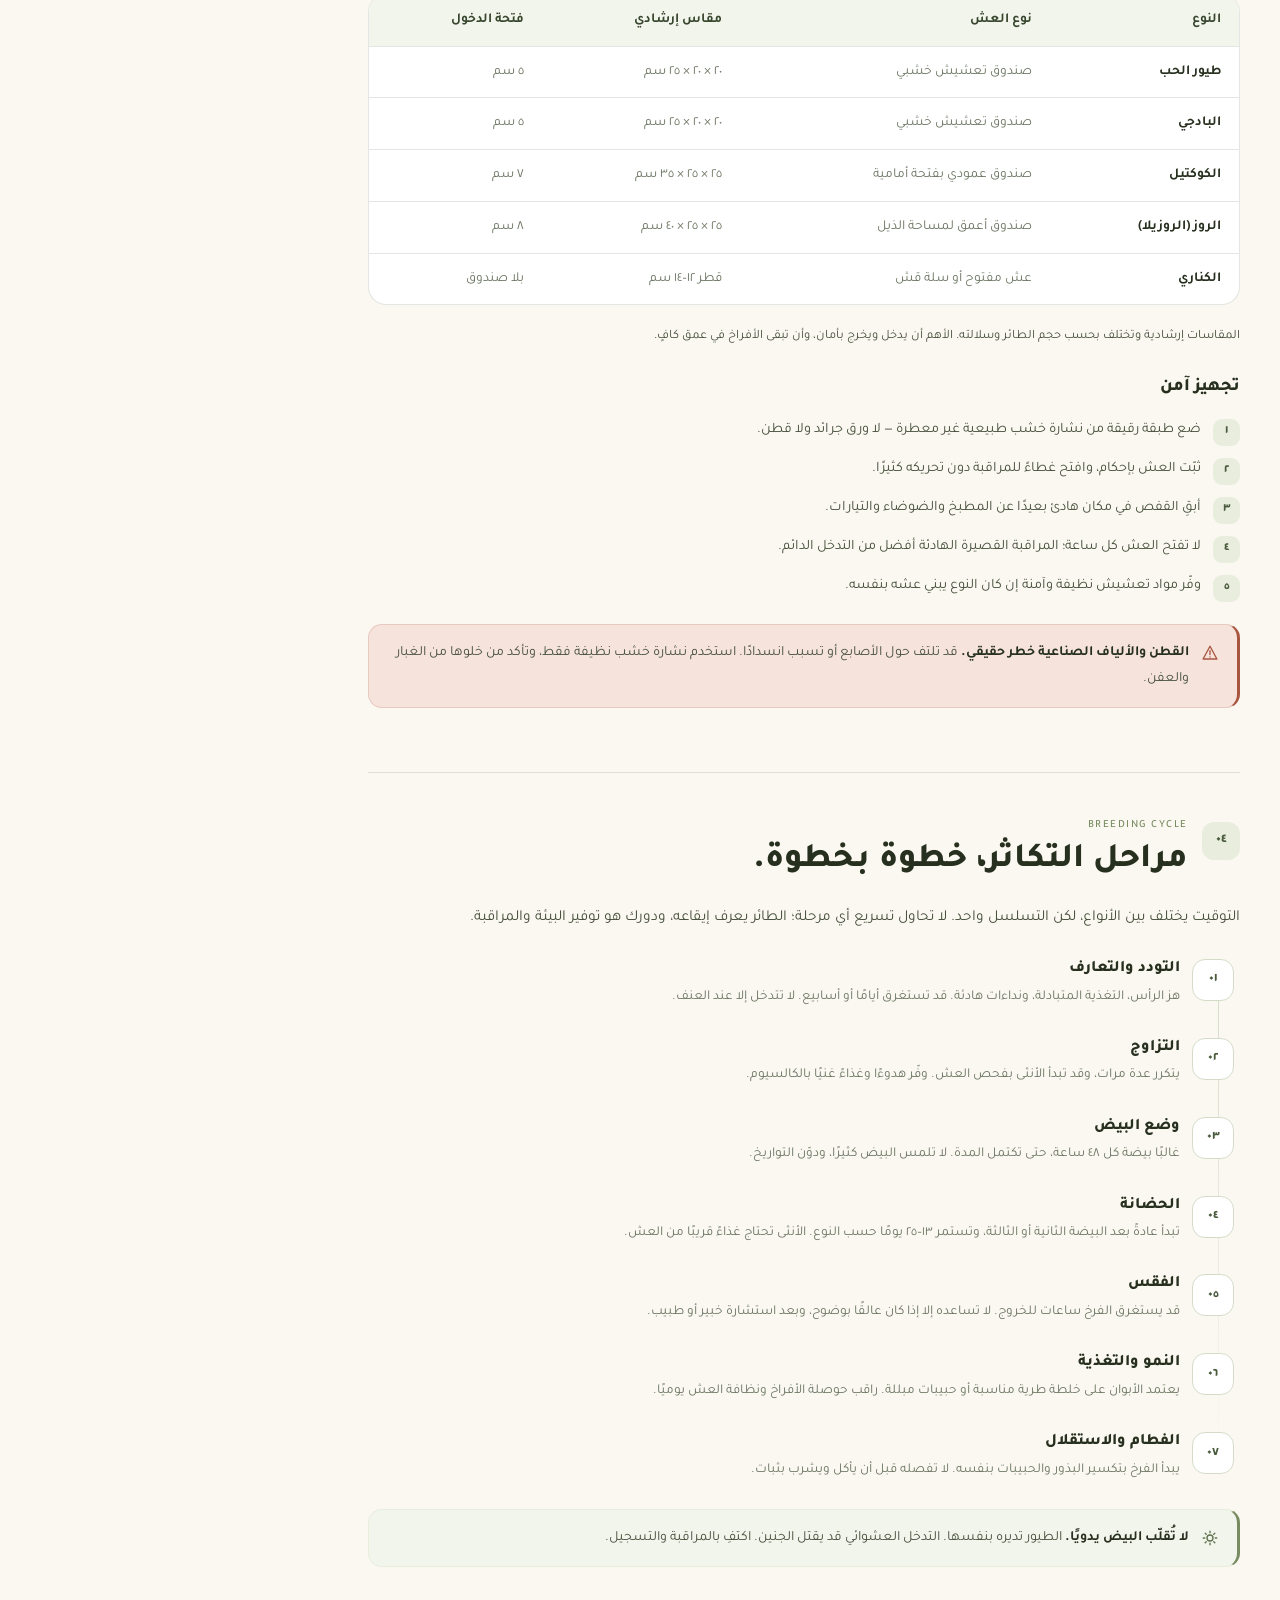
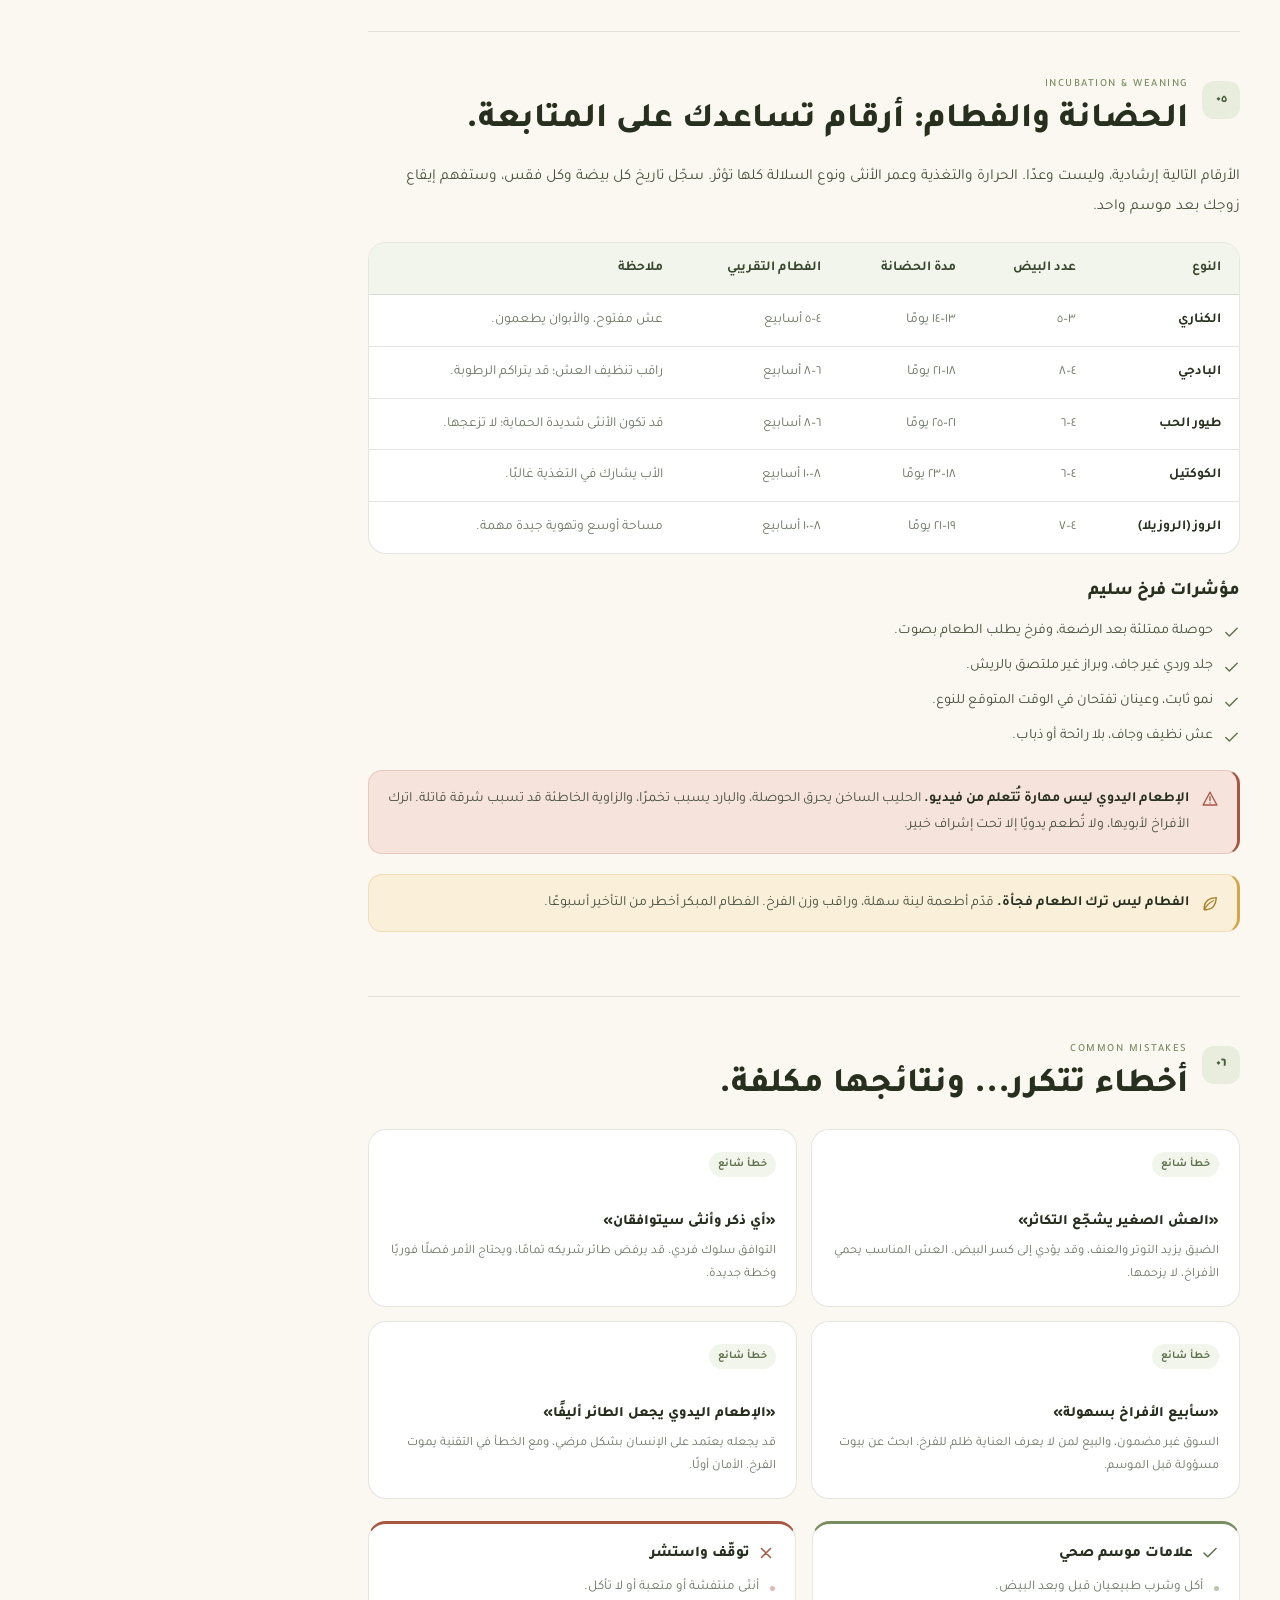
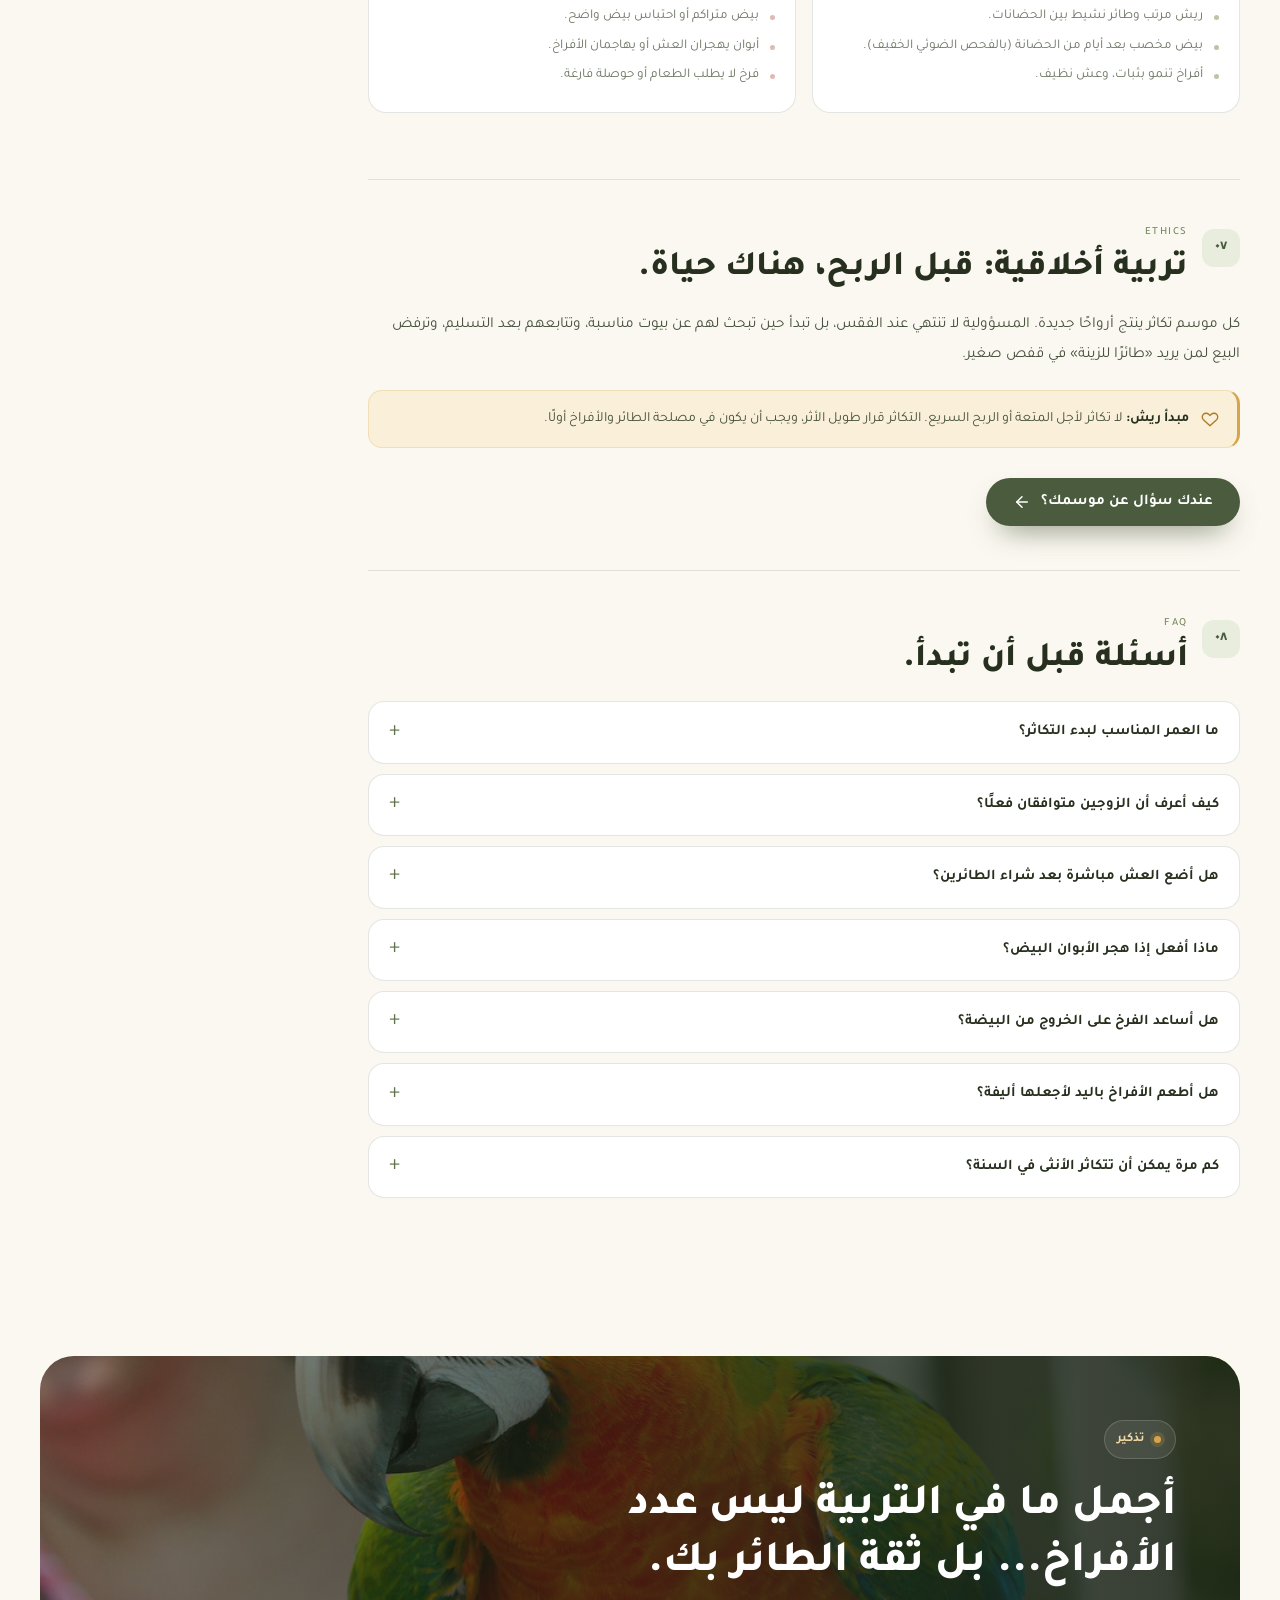
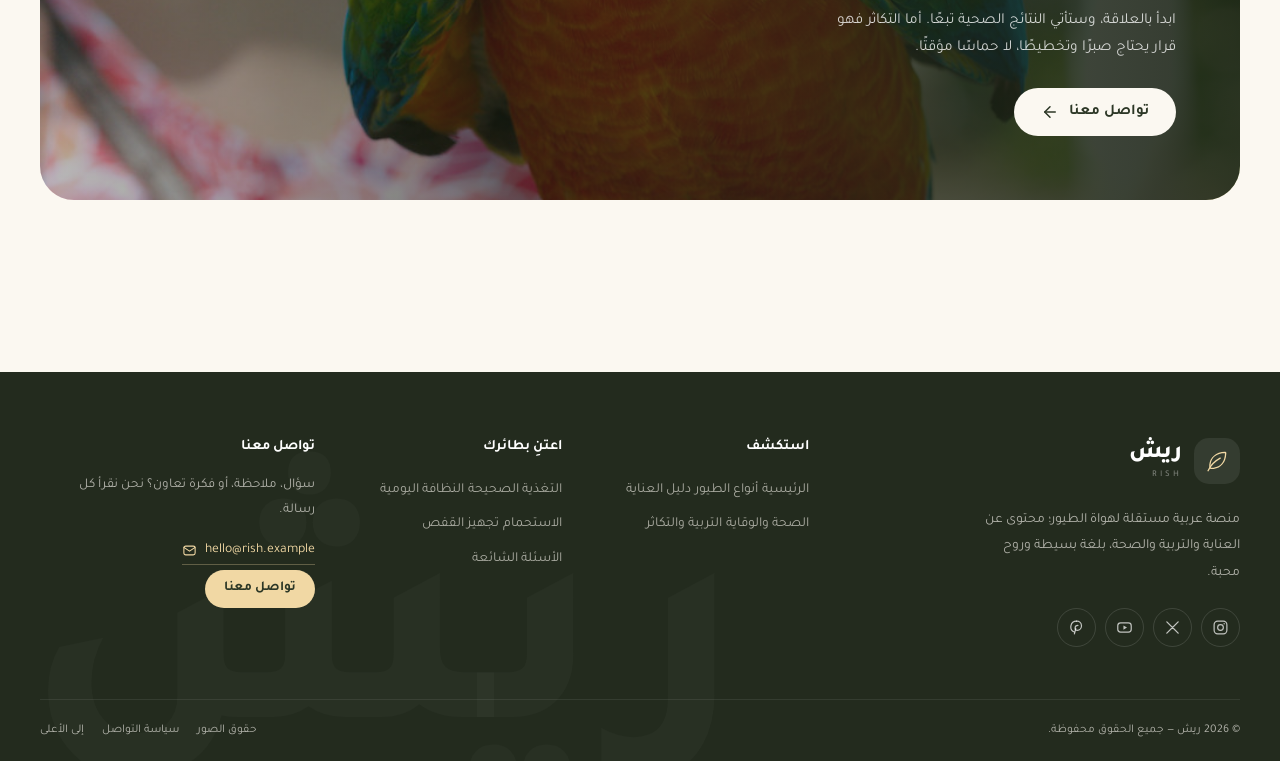
<file: breeding.html>
<!DOCTYPE html>
<html lang="ar" dir="rtl">
<head>
  <meta charset="UTF-8">
  <meta name="viewport" content="width=device-width, initial-scale=1.0">
  <title>التربية والتكاثر — ريش | Rish</title>
  <meta name="description" content="دليل عربي مسؤول لتكاثر الطيور: الاستعداد، اختيار الزوج، التعشيش، الحضانة، الفطام، والأخطاء الشائعة.">
  <meta name="theme-color" content="#4b5c3e">
  <link rel="icon" href="data:image/svg+xml,%3Csvg xmlns='http://www.w3.org/2000/svg' viewBox='0 0 64 64'%3E%3Crect width='64' height='64' rx='16' fill='%234b5c3e'/%3E%3Cpath d='M45 16c-12 0-21 6-23 16-1 5 1 9 1 9s4 2 9 1c10-2 15-11 15-23 0-1 0-2-2-3z' fill='none' stroke='%23f1d8a4' stroke-width='2.5'/%3E%3Cpath d='M18 48c5-9 10-14 18-19' stroke='%23f1d8a4' stroke-width='2.5' fill='none'/%3E%3C/svg%3E">
  <link rel="preconnect" href="https://fonts.googleapis.com">
  <link rel="preconnect" href="https://fonts.gstatic.com" crossorigin>
  <link href="https://fonts.googleapis.com/css2?family=Amiri:wght@400;700&family=Tajawal:wght@300;400;500;700;800&display=swap" rel="stylesheet">
  <link rel="stylesheet" href="assets/css/style.css">
  <script>document.documentElement.classList.add("js");</script>
</head>
<body>

  <a class="skip-link" href="#main">تخطَّ إلى المحتوى</a>

  <div class="topbar">
    <div class="container">
      <span class="topbar__note">
        <svg viewBox="0 0 24 24" fill="none" stroke="currentColor" stroke-width="1.7" stroke-linecap="round" stroke-linejoin="round" aria-hidden="true"><path d="M20.2 4.8C10 5.4 5 10.8 4.3 17.1c-.2 2 .2 3.6.2 3.6s1.6.4 3.6.2C14.4 20.2 19.8 15.2 20.4 5z"/><path d="M4.5 21c2.5-5.5 6.5-9.5 12-12"/></svg>
        محتوى عربي موثوق لهواة الطيور
      </span>
      <a class="topbar__link" href="index.html#newsletter">
        نشرة ريش الأسبوعية — اشترك مجانًا
        <svg viewBox="0 0 24 24" fill="none" stroke="currentColor" stroke-width="2" stroke-linecap="round" stroke-linejoin="round" aria-hidden="true"><path d="M19 12H5"/><path d="m12 19-7-7 7-7"/></svg>
      </a>
    </div>
  </div>

  <header class="site-header">
    <div class="container header-inner">
      <a class="brand" href="index.html" aria-label="ريش — الصفحة الرئيسية">
        <span class="brand__mark">
          <svg viewBox="0 0 32 32" fill="none" stroke="currentColor" stroke-width="1.6" stroke-linecap="round" stroke-linejoin="round" aria-hidden="true"><path d="M26 5.5C14.5 6 8.2 12.2 7.3 20.4c-.2 2.4.3 4.3.3 4.3s1.9.5 4.3.3C20 24.1 26.2 17.8 26.7 6.3c0-.6-.1-.8-.7-.8z"/><path d="M5 28c3.2-7 8-11.8 15-15.5"/></svg>
        </span>
        <span class="brand__text">
          <span class="brand__name">ريش</span>
          <span class="brand__latin">RISH</span>
        </span>
      </a>

      <nav class="nav" id="siteNav" aria-label="التنقل الرئيسي">
        <ul>
          <li><a href="index.html">الرئيسية</a></li>
          <li><a href="types.html">أنواع الطيور</a></li>
          <li><a href="care.html">دليل العناية</a></li>
          <li><a href="health.html">الصحة</a></li>
          <li><a href="breeding.html" class="is-active">التربية</a></li>
          <li><a href="contact.html">تواصل</a></li>
        </ul>
      </nav>

      <div class="header-actions">
        <a class="btn btn--primary btn--sm" href="care.html">
          ابدأ العناية
          <svg viewBox="0 0 24 24" fill="none" stroke="currentColor" stroke-width="2" stroke-linecap="round" stroke-linejoin="round" aria-hidden="true"><path d="M19 12H5"/><path d="m12 19-7-7 7-7"/></svg>
        </a>
        <button class="nav-toggle" id="navToggle" aria-controls="siteNav" aria-expanded="false" aria-label="فتح القائمة">
          <span class="nav-toggle__bars"><span></span><span></span><span></span></span>
        </button>
      </div>
    </div>
  </header>

  <main id="main">

    <section class="page-hero">
      <svg class="page-hero__feather" viewBox="0 0 200 240" fill="none" stroke="currentColor" stroke-width="1" aria-hidden="true">
        <path d="M170 18C104 22 58 58 52 113c-2 24 5 45 5 45s21 7 45 5c55-6 91-52 95-118 0-8-2-13-12-13z"/>
        <path d="M43 220C64 148 104 104 166 64"/>
        <path d="M94 126c-2-20-10-35-23-46M116 102c14 2 27 1 39-4M82 158c-10 1-19 0-27-3"/>
      </svg>
      <span class="page-hero__stamp">صبر أولًا<br>وأفراخ لاحقًا</span>

      <div class="container">
        <div class="page-hero__inner">
          <nav class="crumbs" aria-label="مسار الصفحة">
            <a href="index.html">الرئيسية</a>
            <svg viewBox="0 0 24 24" fill="none" stroke="currentColor" stroke-width="2" stroke-linecap="round" stroke-linejoin="round" aria-hidden="true"><path d="m15 18-6-6 6-6"/></svg>
            <span>التربية والتكاثر</span>
          </nav>
          <h1>التربية والتكاثر</h1>
          <p>التكاثر ليس خطوة تالية تلقائيًا في تربية الطيور؛ إنه مسؤولية جديدة تبدأ قبل وضع البيضة الأولى. هنا تعرف كيف تستعد، وكيف تختار الزوج، ومتى تتوقف.</p>
          <div class="page-hero__chips">
            <a class="chip chip--solid" href="#prep">الاستعداد</a>
            <a class="chip" href="#pairing">اختيار الزوج</a>
            <a class="chip" href="#nesting">التعشيش</a>
            <a class="chip" href="#stages">مراحل التكاثر</a>
            <a class="chip" href="#chicks">الحضانة والفطام</a>
            <a class="chip" href="#mistakes">أخطاء شائعة</a>
            <a class="chip" href="#ethics">تربية أخلاقية</a>
          </div>
        </div>
      </div>
    </section>

    <div class="container">
      <div class="doc-layout">

        <div class="doc-main">

          <div class="doc-intro">
            <p class="lead">قبل أي شيء: التكاثر ليس علاجًا لطائر وحيد، ولا وسيلة سهلة للربح، ولا شيئًا يحدث «بالطبيعة» دون تدخل. الطائر الذي تتكاثر لديه يحتاج صحة وغذاء ومساحة وهدوءًا، والأفراخ تحتاج خطة حقيقية لحياتها.</p>
            <div class="note note--danger">
              <svg viewBox="0 0 24 24" fill="none" stroke="currentColor" stroke-width="1.8" stroke-linecap="round" stroke-linejoin="round" aria-hidden="true"><path d="M12 3 2.8 20h18.4z"/><path d="M12 9v5M12 17.2v.1"/></svg>
              <span><strong>إن لم تكن مستعدًا لرعاية الأفراخ لعشرات السنين، فلا تبدأ.</strong> كل فرخ كائن حي يحتاج غذاءً وطبيبًا ومساحة ومستقبلًا. التخلي عن الأفراخ أو بيعها لأي مشترٍ ليس حلًا.</span>
            </div>
          </div>

          <!-- Preparation -->
          <section class="doc-section" id="prep">
            <div class="doc-section__head">
              <span class="num-badge">٠١</span>
              <h2><small>Before breeding</small>الاستعداد: قبل أن تفكر في العش.</h2>
            </div>

            <p>الخطأ الأكثر شيوعًا هو البدء بالعش ثم البحث عن المعلومات. الطائر غير الصحي أو الصغير أو غير المتوافق قد يضع بيضًا، لكن النتيجة غالبًا بيض غير مخصب، أو أفراخ ضعيفة، أو أمهات مرهقة. ابدأ بالفحص والتحضير.</p>

            <ul class="readiness">
              <li>
                <svg viewBox="0 0 24 24" fill="none" stroke="currentColor" stroke-width="1.8" stroke-linecap="round" stroke-linejoin="round" aria-hidden="true"><rect x="3" y="4" width="18" height="17" rx="3"/><path d="M8 2v4M16 2v4M3 10h18"/></svg>
                <span><strong>العمر المناسب:</strong> تجنّب التكاثر قبل اكتمال النضج. للطيور الصغيرة عادةً بعد ١٢–١٨ شهرًا، وللأنواع الأكبر بعد ذلك.</span>
              </li>
              <li>
                <svg viewBox="0 0 24 24" fill="none" stroke="currentColor" stroke-width="1.8" stroke-linecap="round" stroke-linejoin="round" aria-hidden="true"><path d="M12 3 4.5 6v5.5c0 4.8 3.2 8.6 7.5 9.5 4.3-.9 7.5-4.7 7.5-9.5V6z"/><path d="m9 12 2 2 4-4"/></svg>
                <span><strong>فحص بيطري:</strong> فحص الطائرين قبل الموسم، والتأكد من خلوهما من الطفيليات والأمراض المعدية.</span>
              </li>
              <li>
                <svg viewBox="0 0 24 24" fill="none" stroke="currentColor" stroke-width="1.8" stroke-linecap="round" stroke-linejoin="round" aria-hidden="true"><path d="M12 7c-3 0-5 2-5 5s2 5 5 5c4 0 6-3 6-8 0-4-2-6-6-6"/><path d="M7 12c-1.5 1-2 2.5-1.5 4.5"/></svg>
                <span><strong>تغذية كاملة:</strong> كالسيوم وفيتامينات وحبيبات وخضار قبل الموسم بأسابيع، لا أثناءه فقط.</span>
              </li>
              <li>
                <svg viewBox="0 0 24 24" fill="none" stroke="currentColor" stroke-width="1.8" stroke-linecap="round" stroke-linejoin="round" aria-hidden="true"><path d="M4 21V8a4 4 0 0 1 4-4h8a4 4 0 0 1 4 4v13"/><path d="M4 21h16M4 15h16M8 8v4M12 8v4M16 8v4"/></svg>
                <span><strong>مساحة مناسبة:</strong> قفص تكاثر أوسع، مجاثم ثابتة، وعش يناسب النوع — لا قفص صغير «للتشجيع».</span>
              </li>
              <li>
                <svg viewBox="0 0 24 24" fill="none" stroke="currentColor" stroke-width="1.8" stroke-linecap="round" stroke-linejoin="round" aria-hidden="true"><circle cx="12" cy="12" r="9"/><path d="M12 7v5l3 2"/></svg>
                <span><strong>وقت يومي:</strong> متابعة البيض والأفراخ تحتاج وقتًا ثابتًا، وقد تحتاج تدخلًا في أي ساعة.</span>
              </li>
              <li>
                <svg viewBox="0 0 24 24" fill="none" stroke="currentColor" stroke-width="1.8" stroke-linecap="round" stroke-linejoin="round" aria-hidden="true"><path d="M20 12v7a2 2 0 0 1-2 2H6a2 2 0 0 1-2-2v-7"/><path d="M2 7h20v5H2z"/><path d="M12 22V7M12 7S9 3 6 4s0 3 6 3zM12 7s3-4 6-3 0 3-6 3z"/></svg>
                <span><strong>خطة للأفراخ:</strong> أين ستعيش؟ من سيعتني بها؟ هل لديك ميزانية للطبيب والطعام؟ أجب قبل أن تبدأ.</span>
              </li>
            </ul>

            <div class="note note--gold">
              <svg viewBox="0 0 24 24" fill="none" stroke="currentColor" stroke-width="1.8" stroke-linecap="round" stroke-linejoin="round" aria-hidden="true"><path d="M9 18h6M10 22h4"/><path d="M12 2a7 7 0 0 0-4 12.7V17h8v-2.3A7 7 0 0 0 12 2z"/></svg>
              <span><strong>الموسم ليس إلزامًا.</strong> كثير من الطيور تعيش حياة أفضل بلا تكاثر. إن لم تكن الأسباب واضحة، فالقرار الصحيح هو الانتظار.</span>
            </div>
          </section>

          <!-- Pairing -->
          <section class="doc-section" id="pairing">
            <div class="doc-section__head">
              <span class="num-badge">٠٢</span>
              <h2><small>Pairing</small>اختيار الزوج: توافق، لا مجرد ذكر وأنثى.</h2>
            </div>

            <p>وجود ذكر وأنثى في قفص واحد لا يعني أنهما زوج. الطيور لها تفضيلات، وقد يحدث عنف خطير إذا فُرضت العشرة. الأفضل أن تعرف تاريخ الطائرين، وتقدمهما تدريجيًا، وتراقب لغة الجسد بدل الاعتماد على الأمل.</p>

            <h3>علامات توافق مطمئنة</h3>
            <ul class="tick-list">
              <li><svg viewBox="0 0 24 24" fill="none" stroke="currentColor" stroke-width="2" stroke-linecap="round" stroke-linejoin="round" aria-hidden="true"><path d="M20 6 9 17l-5-5"/></svg>تغذية متبادلة بلطف، وتنظيف متبادل للريش.</li>
              <li><svg viewBox="0 0 24 24" fill="none" stroke="currentColor" stroke-width="2" stroke-linecap="round" stroke-linejoin="round" aria-hidden="true"><path d="M20 6 9 17l-5-5"/></svg>جلوس قريب دون مطاردة أو صراخ مستمر.</li>
              <li><svg viewBox="0 0 24 24" fill="none" stroke="currentColor" stroke-width="2" stroke-linecap="round" stroke-linejoin="round" aria-hidden="true"><path d="M20 6 9 17l-5-5"/></svg>تقاسم الطعام والمجثم بهدوء.</li>
              <li><svg viewBox="0 0 24 24" fill="none" stroke="currentColor" stroke-width="2" stroke-linecap="round" stroke-linejoin="round" aria-hidden="true"><path d="M20 6 9 17l-5-5"/></svg>تودد متبادل: هز الرأس، شد الريش، ونداءات هادئة.</li>
            </ul>

            <figure class="img-tall">
              <img src="assets/img/lovebird-wild.jpg" alt="طائرا حب رمادي الرأس أخضران يقفان على غصن في الطبيعة" width="1024" height="768" loading="lazy">
              <figcaption>حتى الطيور التي تعيش في أزواج في الطبيعة تختار شريكها. لا تفرض العشرة في مساحة ضيقة.</figcaption>
            </figure>

            <div class="dodont">
              <div class="dd dd--do">
                <h3><svg viewBox="0 0 24 24" fill="none" stroke="currentColor" stroke-width="2" stroke-linecap="round" stroke-linejoin="round" aria-hidden="true"><path d="M20 6 9 17l-5-5"/></svg> افعل</h3>
                <ul>
                  <li>قدّم الطائرين في قفصين متجاورين أولًا.</li>
                  <li>راقب الأكل والنوم والوزن أسبوعيًا.</li>
                  <li>وفّر مجثمين وأوعية طعام متعددة.</li>
                  <li>افصل فورًا عند العنف أو مطاردة مستمرة.</li>
                </ul>
              </div>
              <div class="dd dd--dont">
                <h3><svg viewBox="0 0 24 24" fill="none" stroke="currentColor" stroke-width="2" stroke-linecap="round" stroke-linejoin="round" aria-hidden="true"><path d="M18 6 6 18M6 6l12 12"/></svg> لا تفعل</h3>
                <ul>
                  <li>لا تضع طائرًا جديدًا مباشرة في قفص مأهول.</li>
                  <li>لا تعتمد على «إنهم ينامون معًا» كدليل توافق.</li>
                  <li>لا تخلط أنواعًا مختلفة لمجرد الفضول.</li>
                  <li>لا تتجاهل جرحًا أو انتفاشًا بعد لقاء قصير.</li>
                </ul>
              </div>
            </div>

            <div class="note">
              <svg viewBox="0 0 24 24" fill="none" stroke="currentColor" stroke-width="1.8" stroke-linecap="round" stroke-linejoin="round" aria-hidden="true"><circle cx="12" cy="12" r="9"/><path d="M12 11v5M12 8v.1"/></svg>
              <span><strong>الأنثى ليست آلة بيض.</strong> الإجهاد والتكاثر المتكرر قد يسببا مشاكل صحية خطيرة، منها احتباس البيض ونقص الكالسيوم. اترك لها فترات راحة طويلة بين المواسم.</span>
            </div>
          </section>

          <!-- Nesting -->
          <section class="doc-section" id="nesting">
            <div class="doc-section__head">
              <span class="num-badge">٠٣</span>
              <h2><small>Nesting</small>التعشيش: بيت آمن، لا صندوق ضيق.</h2>
            </div>

            <p>العش ليس حافزًا سحريًا. الطائر يحتاج أولًا إلى صحة وتوافق وهدوء، ثم يأتي العش كتفصيل مساعد. استخدم صندوقًا من خشب غير معطر، بفتحة مناسبة، وثبّته في مكان مرتفع بعيد عن التيارات.</p>

            <div class="table-wrap">
              <table>
                <thead>
                  <tr><th>النوع</th><th>نوع العش</th><th>مقاس إرشادي</th><th>فتحة الدخول</th></tr>
                </thead>
                <tbody>
                  <tr><td><strong>طيور الحب</strong></td><td>صندوق تعشيش خشبي</td><td>٢٠ × ٢٠ × ٢٥ سم</td><td>٥ سم</td></tr>
                  <tr><td><strong>البادجي</strong></td><td>صندوق تعشيش خشبي</td><td>٢٠ × ٢٠ × ٢٥ سم</td><td>٥ سم</td></tr>
                  <tr><td><strong>الكوكتيل</strong></td><td>صندوق عمودي بفتحة أمامية</td><td>٢٥ × ٢٥ × ٣٥ سم</td><td>٧ سم</td></tr>
                  <tr><td><strong>الروز (الروزيلا)</strong></td><td>صندوق أعمق لمساحة الذيل</td><td>٢٥ × ٢٥ × ٤٠ سم</td><td>٨ سم</td></tr>
                  <tr><td><strong>الكناري</strong></td><td>عش مفتوح أو سلة قش</td><td>قطر ١٢–١٤ سم</td><td>بلا صندوق</td></tr>
                </tbody>
              </table>
            </div>
            <p class="muted" style="font-size:0.8rem;">المقاسات إرشادية وتختلف بحسب حجم الطائر وسلالته. الأهم أن يدخل ويخرج بأمان، وأن تبقى الأفراخ في عمق كافٍ.</p>

            <h3>تجهيز آمن</h3>
            <ol class="num-list">
              <li><span>١</span> ضع طبقة رقيقة من نشارة خشب طبيعية غير معطرة — لا ورق جرائد ولا قطن.</li>
              <li><span>٢</span> ثبّت العش بإحكام، وافتح غطاءً للمراقبة دون تحريكه كثيرًا.</li>
              <li><span>٣</span> أبقِ القفص في مكان هادئ بعيدًا عن المطبخ والضوضاء والتيارات.</li>
              <li><span>٤</span> لا تفتح العش كل ساعة؛ المراقبة القصيرة الهادئة أفضل من التدخل الدائم.</li>
              <li><span>٥</span> وفّر مواد تعشيش نظيفة وآمنة إن كان النوع يبني عشه بنفسه.</li>
            </ol>

            <div class="note note--danger">
              <svg viewBox="0 0 24 24" fill="none" stroke="currentColor" stroke-width="1.8" stroke-linecap="round" stroke-linejoin="round" aria-hidden="true"><path d="M12 3 2.8 20h18.4z"/><path d="M12 9v5M12 17.2v.1"/></svg>
              <span><strong>القطن والألياف الصناعية خطر حقيقي.</strong> قد تلتف حول الأصابع أو تسبب انسدادًا. استخدم نشارة خشب نظيفة فقط، وتأكد من خلوها من الغبار والعفن.</span>
            </div>
          </section>

          <!-- Stages -->
          <section class="doc-section" id="stages">
            <div class="doc-section__head">
              <span class="num-badge">٠٤</span>
              <h2><small>Breeding cycle</small>مراحل التكاثر، خطوة بخطوة.</h2>
            </div>

            <p>التوقيت يختلف بين الأنواع، لكن التسلسل واحد. لا تحاول تسريع أي مرحلة؛ الطائر يعرف إيقاعه، ودورك هو توفير البيئة والمراقبة.</p>

            <div class="timeline">
              <div class="timeline__item">
                <span class="timeline__num">٠١</span>
                <h3>التودد والتعارف</h3>
                <p>هز الرأس، التغذية المتبادلة، ونداءات هادئة. قد تستغرق أيامًا أو أسابيع. لا تتدخل إلا عند العنف.</p>
              </div>
              <div class="timeline__item">
                <span class="timeline__num">٠٢</span>
                <h3>التزاوج</h3>
                <p>يتكرر عدة مرات، وقد تبدأ الأنثى بفحص العش. وفّر هدوءًا وغذاءً غنيًا بالكالسيوم.</p>
              </div>
              <div class="timeline__item">
                <span class="timeline__num">٠٣</span>
                <h3>وضع البيض</h3>
                <p>غالبًا بيضة كل ٤٨ ساعة، حتى تكتمل المدة. لا تلمس البيض كثيرًا، ودوّن التواريخ.</p>
              </div>
              <div class="timeline__item">
                <span class="timeline__num">٠٤</span>
                <h3>الحضانة</h3>
                <p>تبدأ عادةً بعد البيضة الثانية أو الثالثة، وتستمر ١٣–٢٥ يومًا حسب النوع. الأنثى تحتاج غذاءً قريبًا من العش.</p>
              </div>
              <div class="timeline__item">
                <span class="timeline__num">٠٥</span>
                <h3>الفقس</h3>
                <p>قد يستغرق الفرخ ساعات للخروج. لا تساعده إلا إذا كان عالقًا بوضوح، وبعد استشارة خبير أو طبيب.</p>
              </div>
              <div class="timeline__item">
                <span class="timeline__num">٠٦</span>
                <h3>النمو والتغذية</h3>
                <p>يعتمد الأبوان على خلطة طرية مناسبة أو حبيبات مبللة. راقب حوصلة الأفراخ ونظافة العش يوميًا.</p>
              </div>
              <div class="timeline__item">
                <span class="timeline__num">٠٧</span>
                <h3>الفطام والاستقلال</h3>
                <p>يبدأ الفرخ بتكسير البذور والحبيبات بنفسه. لا تفصله قبل أن يأكل ويشرب بثبات.</p>
              </div>
            </div>

            <div class="note">
              <svg viewBox="0 0 24 24" fill="none" stroke="currentColor" stroke-width="1.8" stroke-linecap="round" stroke-linejoin="round" aria-hidden="true"><path d="M12 3v2M12 19v2M3 12h2M19 12h2M5.6 5.6l1.4 1.4M17 17l1.4 1.4M18.4 5.6 17 7M7 17l-1.4 1.4"/><circle cx="12" cy="12" r="4"/></svg>
              <span><strong>لا تُقلّب البيض يدويًا.</strong> الطيور تديره بنفسها. التدخل العشوائي قد يقتل الجنين. اكتفِ بالمراقبة والتسجيل.</span>
            </div>
          </section>

          <!-- Chicks -->
          <section class="doc-section" id="chicks">
            <div class="doc-section__head">
              <span class="num-badge">٠٥</span>
              <h2><small>Incubation &amp; weaning</small>الحضانة والفطام: أرقام تساعدك على المتابعة.</h2>
            </div>

            <p>الأرقام التالية إرشادية، وليست وعدًا. الحرارة والتغذية وعمر الأنثى ونوع السلالة كلها تؤثر. سجّل تاريخ كل بيضة وكل فقس، وستفهم إيقاع زوجك بعد موسم واحد.</p>

            <div class="table-wrap">
              <table>
                <thead>
                  <tr><th>النوع</th><th>عدد البيض</th><th>مدة الحضانة</th><th>الفطام التقريبي</th><th>ملاحظة</th></tr>
                </thead>
                <tbody>
                  <tr><td><strong>الكناري</strong></td><td>٣–٥</td><td>١٣–١٤ يومًا</td><td>٤–٥ أسابيع</td><td>عش مفتوح، والأبوان يطعمون.</td></tr>
                  <tr><td><strong>البادجي</strong></td><td>٤–٨</td><td>١٨–٢١ يومًا</td><td>٦–٨ أسابيع</td><td>راقب تنظيف العش؛ قد يتراكم الرطوبة.</td></tr>
                  <tr><td><strong>طيور الحب</strong></td><td>٤–٦</td><td>٢١–٢٥ يومًا</td><td>٦–٨ أسابيع</td><td>قد تكون الأنثى شديدة الحماية؛ لا تزعجها.</td></tr>
                  <tr><td><strong>الكوكتيل</strong></td><td>٤–٦</td><td>١٨–٢٣ يومًا</td><td>٨–١٠ أسابيع</td><td>الأب يشارك في التغذية غالبًا.</td></tr>
                  <tr><td><strong>الروز (الروزيلا)</strong></td><td>٤–٧</td><td>١٩–٢١ يومًا</td><td>٨–١٠ أسابيع</td><td>مساحة أوسع وتهوية جيدة مهمة.</td></tr>
                </tbody>
              </table>
            </div>

            <h3>مؤشرات فرخ سليم</h3>
            <ul class="tick-list">
              <li><svg viewBox="0 0 24 24" fill="none" stroke="currentColor" stroke-width="2" stroke-linecap="round" stroke-linejoin="round" aria-hidden="true"><path d="M20 6 9 17l-5-5"/></svg>حوصلة ممتلئة بعد الرضعة، وفرخ يطلب الطعام بصوت.</li>
              <li><svg viewBox="0 0 24 24" fill="none" stroke="currentColor" stroke-width="2" stroke-linecap="round" stroke-linejoin="round" aria-hidden="true"><path d="M20 6 9 17l-5-5"/></svg>جلد وردي غير جاف، وبراز غير ملتصق بالريش.</li>
              <li><svg viewBox="0 0 24 24" fill="none" stroke="currentColor" stroke-width="2" stroke-linecap="round" stroke-linejoin="round" aria-hidden="true"><path d="M20 6 9 17l-5-5"/></svg>نمو ثابت، وعينان تفتحان في الوقت المتوقع للنوع.</li>
              <li><svg viewBox="0 0 24 24" fill="none" stroke="currentColor" stroke-width="2" stroke-linecap="round" stroke-linejoin="round" aria-hidden="true"><path d="M20 6 9 17l-5-5"/></svg>عش نظيف وجاف، بلا رائحة أو ذباب.</li>
            </ul>

            <div class="note note--danger">
              <svg viewBox="0 0 24 24" fill="none" stroke="currentColor" stroke-width="1.8" stroke-linecap="round" stroke-linejoin="round" aria-hidden="true"><path d="M12 3 2.8 20h18.4z"/><path d="M12 9v5M12 17.2v.1"/></svg>
              <span><strong>الإطعام اليدوي ليس مهارة تُتعلم من فيديو.</strong> الحليب الساخن يحرق الحوصلة، والبارد يسبب تخمرًا، والزاوية الخاطئة قد تسبب شرقة قاتلة. اترك الأفراخ لأبويها، ولا تُطعم يدويًا إلا تحت إشراف خبير.</span>
            </div>

            <div class="note note--gold">
              <svg viewBox="0 0 24 24" fill="none" stroke="currentColor" stroke-width="1.8" stroke-linecap="round" stroke-linejoin="round" aria-hidden="true"><path d="M20.2 4.8C10 5.4 5 10.8 4.3 17.1c-.2 2 .2 3.6.2 3.6s1.6.4 3.6.2C14.4 20.2 19.8 15.2 20.4 5z"/><path d="M4.5 21c2.5-5.5 6.5-9.5 12-12"/></svg>
              <span><strong>الفطام ليس ترك الطعام فجأة.</strong> قدّم أطعمة لينة سهلة، وراقب وزن الفرخ. الفطام المبكر أخطر من التأخير أسبوعًا.</span>
            </div>
          </section>

          <!-- Mistakes -->
          <section class="doc-section" id="mistakes">
            <div class="doc-section__head">
              <span class="num-badge">٠٦</span>
              <h2><small>Common mistakes</small>أخطاء تتكرر... ونتائجها مكلفة.</h2>
            </div>

            <div class="myth-grid">
              <article class="myth">
                <span class="myth__label">خطأ شائع</span>
                <h3>«العش الصغير يشجّع التكاثر»</h3>
                <p>الضيق يزيد التوتر والعنف، وقد يؤدي إلى كسر البيض. العش المناسب يحمي الأفراخ، لا يزحمها.</p>
              </article>
              <article class="myth">
                <span class="myth__label">خطأ شائع</span>
                <h3>«أي ذكر وأنثى سيتوافقان»</h3>
                <p>التوافق سلوك فردي. قد يرفض طائر شريكه تمامًا، ويحتاج الأمر فصلًا فوريًا وخطة جديدة.</p>
              </article>
              <article class="myth">
                <span class="myth__label">خطأ شائع</span>
                <h3>«سأبيع الأفراخ بسهولة»</h3>
                <p>السوق غير مضمون، والبيع لمن لا يعرف العناية ظلم للفرخ. ابحث عن بيوت مسؤولة قبل الموسم.</p>
              </article>
              <article class="myth">
                <span class="myth__label">خطأ شائع</span>
                <h3>«الإطعام اليدوي يجعل الطائر أليفًا»</h3>
                <p>قد يجعله يعتمد على الإنسان بشكل مرضي، ومع الخطأ في التقنية يموت الفرخ. الأمان أولًا.</p>
              </article>
            </div>

            <div class="dodont">
              <div class="dd dd--do">
                <h3><svg viewBox="0 0 24 24" fill="none" stroke="currentColor" stroke-width="2" stroke-linecap="round" stroke-linejoin="round" aria-hidden="true"><path d="M20 6 9 17l-5-5"/></svg> علامات موسم صحي</h3>
                <ul>
                  <li>أكل وشرب طبيعيان قبل وبعد البيض.</li>
                  <li>ريش مرتب وطائر نشيط بين الحضانات.</li>
                  <li>بيض مخصب بعد أيام من الحضانة (بالفحص الضوئي الخفيف).</li>
                  <li>أفراخ تنمو بثبات، وعش نظيف.</li>
                </ul>
              </div>
              <div class="dd dd--dont">
                <h3><svg viewBox="0 0 24 24" fill="none" stroke="currentColor" stroke-width="2" stroke-linecap="round" stroke-linejoin="round" aria-hidden="true"><path d="M18 6 6 18M6 6l12 12"/></svg> توقّف واستشر</h3>
                <ul>
                  <li>أنثى منتفشة أو متعبة أو لا تأكل.</li>
                  <li>بيض متراكم أو احتباس بيض واضح.</li>
                  <li>أبوان يهجران العش أو يهاجمان الأفراخ.</li>
                  <li>فرخ لا يطلب الطعام أو حوصلة فارغة.</li>
                </ul>
              </div>
            </div>
          </section>

          <!-- Ethics -->
          <section class="doc-section" id="ethics">
            <div class="doc-section__head">
              <span class="num-badge">٠٧</span>
              <h2><small>Ethics</small>تربية أخلاقية: قبل الربح، هناك حياة.</h2>
            </div>

            <p>كل موسم تكاثر ينتج أرواحًا جديدة. المسؤولية لا تنتهي عند الفقس، بل تبدأ حين تبحث لهم عن بيوت مناسبة، وتتابعهم بعد التسليم، وترفض البيع لمن يريد «طائرًا للزينة» في قفص صغير.</p>

            <div class="note note--gold">
              <svg viewBox="0 0 24 24" fill="none" stroke="currentColor" stroke-width="1.8" stroke-linecap="round" stroke-linejoin="round" aria-hidden="true"><path d="M20.8 5.8a5 5 0 0 0-7.1 0L12 7.5l-1.7-1.7a5 5 0 1 0-7.1 7.1L12 21l8.8-8.1a5 5 0 0 0 0-7.1z"/></svg>
              <span><strong>مبدأ ريش:</strong> لا تكاثر لأجل المتعة أو الربح السريع. التكاثر قرار طويل الأثر، ويجب أن يكون في مصلحة الطائر والأفراخ أولًا.</span>
            </div>

            <a class="btn btn--primary" style="margin-top:10px;" href="contact.html">
              عندك سؤال عن موسمك؟
              <svg viewBox="0 0 24 24" fill="none" stroke="currentColor" stroke-width="2" stroke-linecap="round" stroke-linejoin="round" aria-hidden="true"><path d="M19 12H5"/><path d="m12 19-7-7 7-7"/></svg>
            </a>
          </section>

          <!-- FAQ -->
          <section class="doc-section" id="faq">
            <div class="doc-section__head">
              <span class="num-badge">٠٨</span>
              <h2><small>FAQ</small>أسئلة قبل أن تبدأ.</h2>
            </div>

            <details class="faq">
              <summary>ما العمر المناسب لبدء التكاثر؟</summary>
              <p>يختلف بحسب النوع والحجم. للطيور الصغيرة غالبًا بعد ١٢–١٨ شهرًا، وللأنواع الأكبر بعد ذلك. الطائر الصغير قد يضع بيضًا لكن جسمه لم يكتمل، وهذا يزيد خطر احتباس البيض ونقص الكالسيوم.</p>
            </details>
            <details class="faq">
              <summary>كيف أعرف أن الزوجين متوافقان فعلًا؟</summary>
              <p>راقب التغذية المتبادلة، الجلوس القريب الهادئ، وتنظيف الريش. العنف أو المطاردة المستمرة أو منع الطعام إشارات رفض. في هذه الحالة افصل بينهما، ولا تجبر اللقاء.</p>
            </details>
            <details class="faq">
              <summary>هل أضع العش مباشرة بعد شراء الطائرين؟</summary>
              <p>لا. امنحهما أسابيع للاستقرار، وفحصًا صحيًا، وتغذية جيدة، وتوافقًا واضحًا. العش في وقت مبكر قد يزيد التوتر أو يدفع الأنثى لوضع بيض وهي غير جاهزة.</p>
            </details>
            <details class="faq">
              <summary>ماذا أفعل إذا هجر الأبوان البيض؟</summary>
              <p>تحقق أولًا من الحرارة والهدوء وعدم الإزعاج. إن كانا يتركان العش لفترات قصيرة فهذا طبيعي. إن طال الهجر أو بدا البيض باردًا، استشر مربيًا خبيرًا أو طبيب طيور قبل أي تدخل.</p>
            </details>
            <details class="faq">
              <summary>هل أساعد الفرخ على الخروج من البيضة؟</summary>
              <p>غالبًا لا. التدخل الخاطئ قد يسبب نزيفًا أو تشوهًا. إذا كان الفرخ عالقًا لساعات طويلة وبوضوح، فالاتصال بخبير أو طبيب هو الخطوة الصحيحة، لا السحب اليدوي.</p>
            </details>
            <details class="faq">
              <summary>هل أطعم الأفراخ باليد لأجعلها أليفة؟</summary>
              <p>الإطعام اليدوي ليس ضروريًا للألفة، ويحمل مخاطر حقيقية إذا لم يكن بيد خبير: حرارة خاطئة، شرقة، أو التهاب حوصلة. الأفضل ترك الأبوين، والتفاعل مع الفرخ بهدوء بعد الفطام.</p>
            </details>
            <details class="faq">
              <summary>كم مرة يمكن أن تتكاثر الأنثى في السنة؟</summary>
              <p>لا يوجد رقم آمن يناسب كل الأنواع. التكاثر المتكرر يستهلك الأنثى جسديًا. اترك فترات راحة طويلة، وقلّل ساعات الضوء والمواد المحفزة بين المواسم، واستشر الطبيب عند أي علامة إجهاد.</p>
            </details>
          </section>

        </div>

        <aside class="doc-aside">
          <nav class="toc" aria-label="محتويات الصفحة">
            <div class="toc__title">
              <svg viewBox="0 0 24 24" fill="none" stroke="currentColor" stroke-width="1.8" stroke-linecap="round" stroke-linejoin="round" aria-hidden="true"><path d="M4 6h16M4 12h16M4 18h10"/></svg>
              في هذه الصفحة
            </div>
            <a href="#prep">الاستعداد</a>
            <a href="#pairing">اختيار الزوج</a>
            <a href="#nesting">التعشيش</a>
            <a href="#stages">مراحل التكاثر</a>
            <a href="#chicks">الحضانة والفطام</a>
            <a href="#mistakes">أخطاء شائعة</a>
            <a href="#ethics">تربية أخلاقية</a>
            <a href="#faq">أسئلة شائعة</a>
          </nav>

          <div class="aside-note">
            <svg viewBox="0 0 24 24" fill="none" stroke="currentColor" stroke-width="1.7" stroke-linecap="round" stroke-linejoin="round" aria-hidden="true"><path d="M20.2 4.8C10 5.4 5 10.8 4.3 17.1c-.2 2 .2 3.6.2 3.6s1.6.4 3.6.2C14.4 20.2 19.8 15.2 20.4 5z"/><path d="M4.5 21c2.5-5.5 6.5-9.5 12-12"/></svg>
            <strong>قاعدة ريش</strong>
            الصحة أولًا، ثم التوافق، ثم العش. أي خطوة معكوسة تعني موسمًا متعبًا للطائر والإنسان.
          </div>

          <a class="aside-link" href="care.html">
            دليل العناية اليومية
            <svg viewBox="0 0 24 24" fill="none" stroke="currentColor" stroke-width="2" stroke-linecap="round" stroke-linejoin="round" aria-hidden="true"><path d="M19 12H5"/><path d="m12 19-7-7 7-7"/></svg>
          </a>
          <a class="aside-link" href="health.html">
            الصحة والوقاية
            <svg viewBox="0 0 24 24" fill="none" stroke="currentColor" stroke-width="2" stroke-linecap="round" stroke-linejoin="round" aria-hidden="true"><path d="M19 12H5"/><path d="m12 19-7-7 7-7"/></svg>
          </a>
        </aside>

      </div>
    </div>

    <section class="section section--tight">
      <div class="container">
        <div class="band" data-reveal>
          <img src="assets/img/bond.jpg" alt="ببغاء ملوّن يقف على يد إنسان بلطف" width="1024" height="853" loading="lazy">
          <div class="band__content">
            <span class="eyebrow eyebrow--light"><span class="eyebrow__dot"></span> تذكير</span>
            <h2>أجمل ما في التربية ليس عدد الأفراخ... بل ثقة الطائر بك.</h2>
            <p>ابدأ بالعلاقة، وستأتي النتائج الصحية تبعًا. أما التكاثر فهو قرار يحتاج صبرًا وتخطيطًا، لا حماسًا مؤقتًا.</p>
            <a class="btn btn--light" href="contact.html">
              تواصل معنا
              <svg viewBox="0 0 24 24" fill="none" stroke="currentColor" stroke-width="2" stroke-linecap="round" stroke-linejoin="round" aria-hidden="true"><path d="M19 12H5"/><path d="m12 19-7-7 7-7"/></svg>
            </a>
          </div>
        </div>
      </div>
    </section>

  </main>

  <footer class="site-footer">
    <div class="container">
      <div class="footer-grid">
        <div class="footer-brand">
          <a class="brand" href="index.html" aria-label="ريش — الصفحة الرئيسية">
            <span class="brand__mark">
              <svg viewBox="0 0 32 32" fill="none" stroke="currentColor" stroke-width="1.6" stroke-linecap="round" stroke-linejoin="round" aria-hidden="true"><path d="M26 5.5C14.5 6 8.2 12.2 7.3 20.4c-.2 2.4.3 4.3.3 4.3s1.9.5 4.3.3C20 24.1 26.2 17.8 26.7 6.3c0-.6-.1-.8-.7-.8z"/><path d="M5 28c3.2-7 8-11.8 15-15.5"/></svg>
            </span>
            <span class="brand__text">
              <span class="brand__name">ريش</span>
              <span class="brand__latin">RISH</span>
            </span>
          </a>
          <p>منصة عربية مستقلة لهواة الطيور؛ محتوى عن العناية والتربية والصحة، بلغة بسيطة وروح محبة.</p>
          <div class="socials">
            <a href="https://instagram.com" target="_blank" rel="noopener" aria-label="إنستغرام">
              <svg viewBox="0 0 24 24" fill="none" stroke="currentColor" stroke-width="1.7" aria-hidden="true"><rect x="3" y="3" width="18" height="18" rx="5"/><circle cx="12" cy="12" r="4"/><circle cx="17.2" cy="6.8" r="1" fill="currentColor" stroke="none"/></svg>
            </a>
            <a href="https://x.com" target="_blank" rel="noopener" aria-label="منصة إكس">
              <svg viewBox="0 0 24 24" fill="none" stroke="currentColor" stroke-width="1.8" stroke-linecap="round" aria-hidden="true"><path d="m4 4 16 16M20 4 4 20"/></svg>
            </a>
            <a href="https://youtube.com" target="_blank" rel="noopener" aria-label="يوتيوب">
              <svg viewBox="0 0 24 24" fill="none" stroke="currentColor" stroke-width="1.7" aria-hidden="true"><rect x="2.5" y="5.5" width="19" height="13" rx="4"/><path d="m10.5 9 5 3-5 3z" fill="currentColor" stroke="none"/></svg>
            </a>
            <a href="https://pinterest.com" target="_blank" rel="noopener" aria-label="بينترست">
              <svg viewBox="0 0 24 24" fill="none" stroke="currentColor" stroke-width="1.7" stroke-linecap="round" aria-hidden="true"><path d="M9 21c1-3 1.5-6 2-7.5"/><path d="M12 3a8 8 0 0 0-3 15.4"/><path d="M12 3a6.5 6.5 0 0 1 1 13c-1.7 0-3-1.3-3-3 0-2 1.5-4 4-4"/></svg>
            </a>
          </div>
        </div>

        <div class="footer">
          <h4>استكشف</h4>
          <div class="footer-links">
            <a href="index.html">الرئيسية</a>
            <a href="types.html">أنواع الطيور</a>
            <a href="care.html">دليل العناية</a>
            <a href="health.html">الصحة والوقاية</a>
            <a href="breeding.html">التربية والتكاثر</a>
          </div>
        </div>

        <div class="footer">
          <h4>اعتنِ بطائرك</h4>
          <div class="footer-links">
            <a href="care.html#nutrition">التغذية الصحيحة</a>
            <a href="care.html#hygiene">النظافة اليومية</a>
            <a href="care.html#bathing">الاستحمام</a>
            <a href="care.html#cage">تجهيز القفص</a>
            <a href="care.html#faq">الأسئلة الشائعة</a>
          </div>
        </div>

        <div class="footer footer-contact">
          <div>
            <h4>تواصل معنا</h4>
            <p>سؤال، ملاحظة، أو فكرة تعاون؟ نحن نقرأ كل رسالة.</p>
            <a class="footer-mail" href="mailto:hello@rish.example">
              <svg viewBox="0 0 24 24" fill="none" stroke="currentColor" stroke-width="1.7" stroke-linecap="round" stroke-linejoin="round" aria-hidden="true"><rect x="3" y="5" width="18" height="14" rx="3"/><path d="m3 7 9 6 9-6"/></svg>
              hello@rish.example
            </a>
          </div>
          <a class="btn btn--gold btn--sm" href="contact.html">تواصل معنا</a>
        </div>
      </div>

      <div class="footer-bottom">
        <span>© <span data-year>2026</span> ريش — جميع الحقوق محفوظة.</span>
        <div class="footer-bottom__links">
          <a href="credits.html">حقوق الصور</a>
          <a href="contact.html">سياسة التواصل</a>
          <a href="#main">إلى الأعلى</a>
        </div>
      </div>
    </div>
  </footer>

  <button class="to-top" type="button" aria-label="العودة إلى الأعلى">
    <svg viewBox="0 0 24 24" fill="none" stroke="currentColor" stroke-width="2" stroke-linecap="round" stroke-linejoin="round" aria-hidden="true"><path d="M12 19V5"/><path d="m5 12 7-7 7 7"/></svg>
  </button>

  <script src="assets/js/main.js" defer></script>
</body>
</html>
</file>
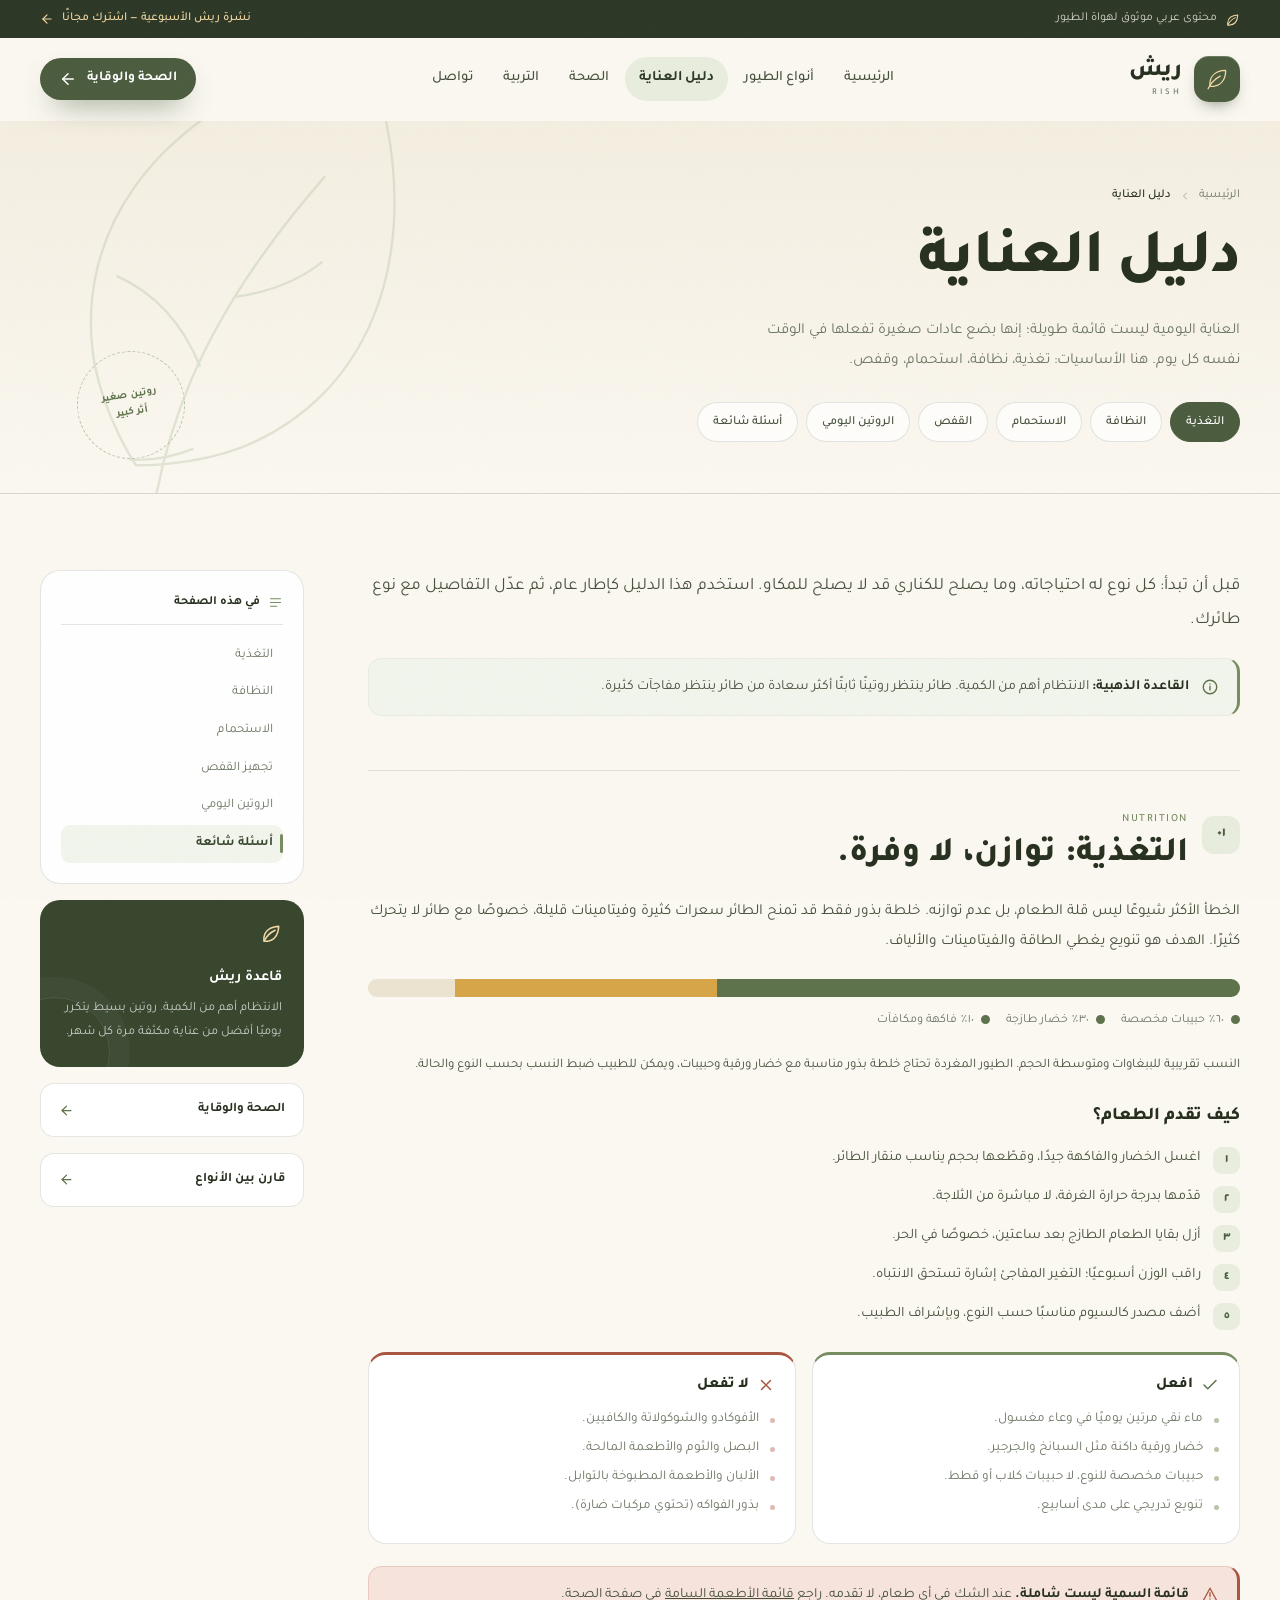
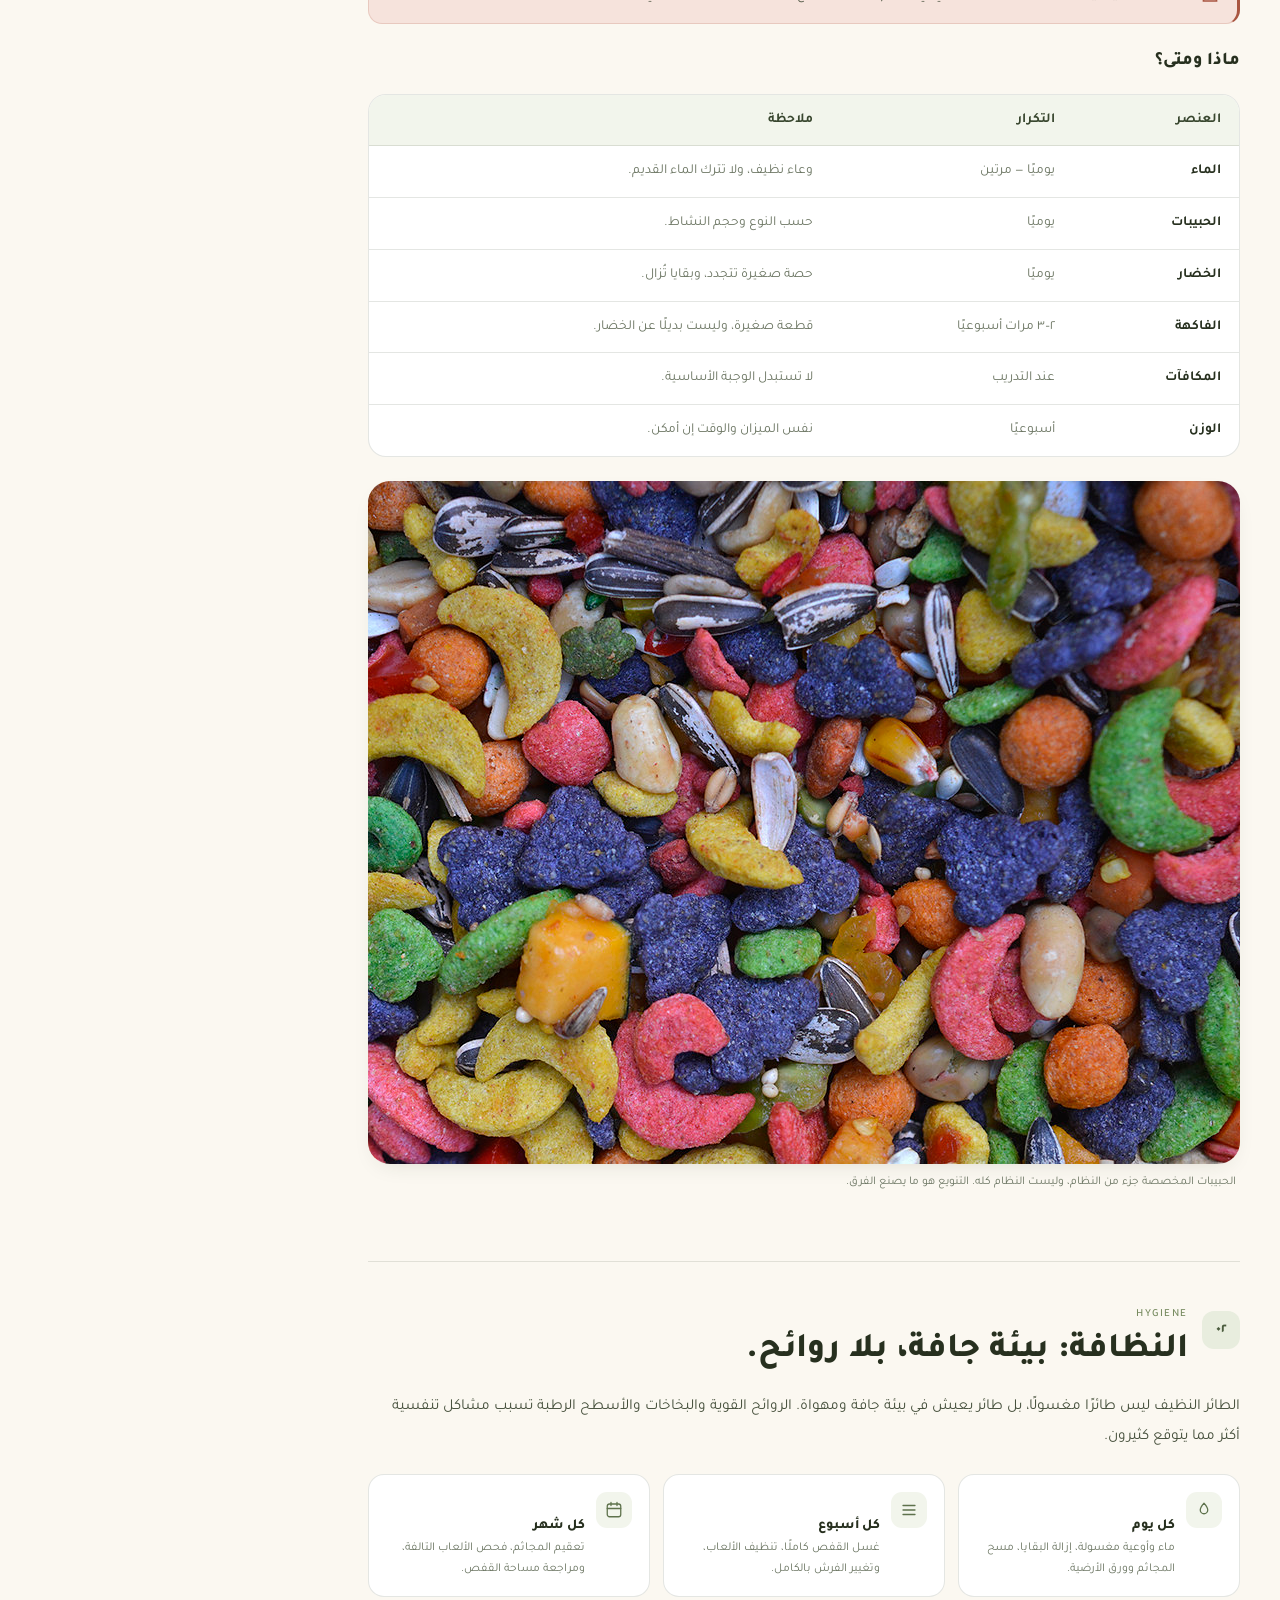
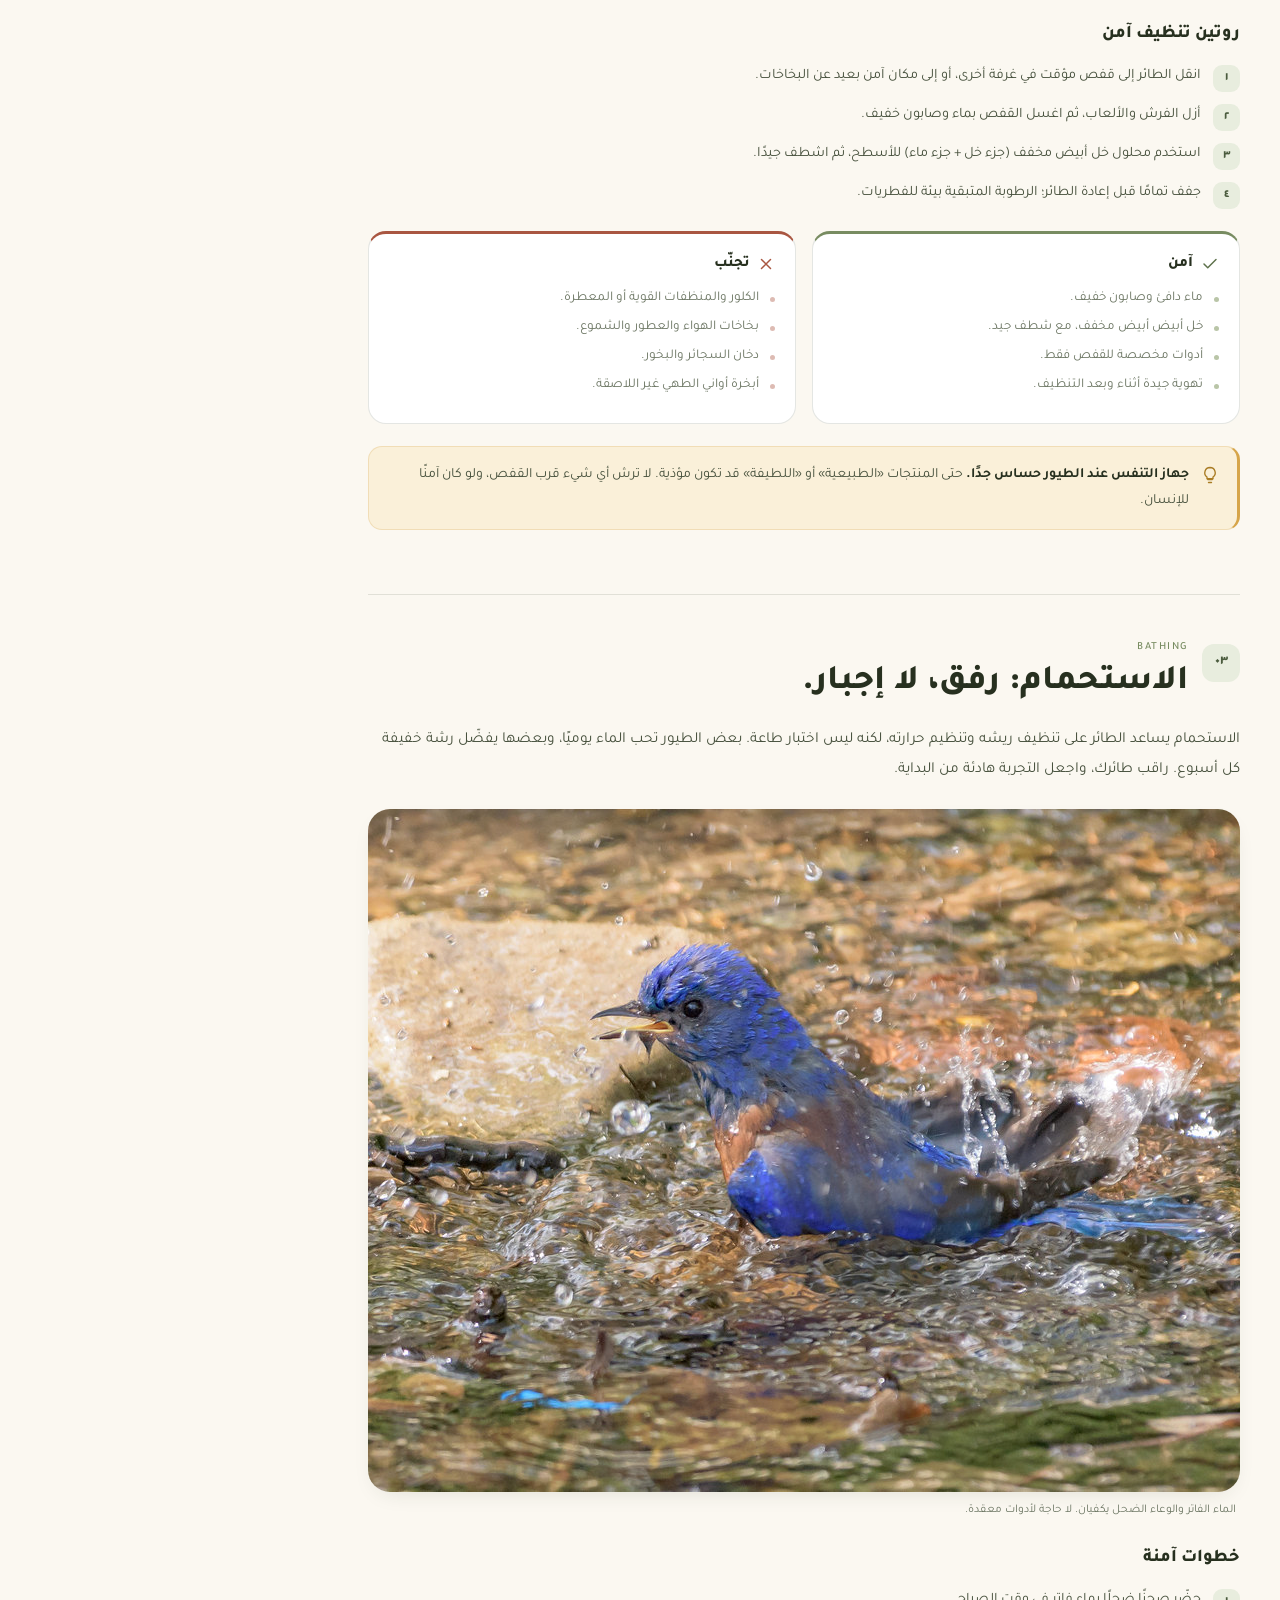
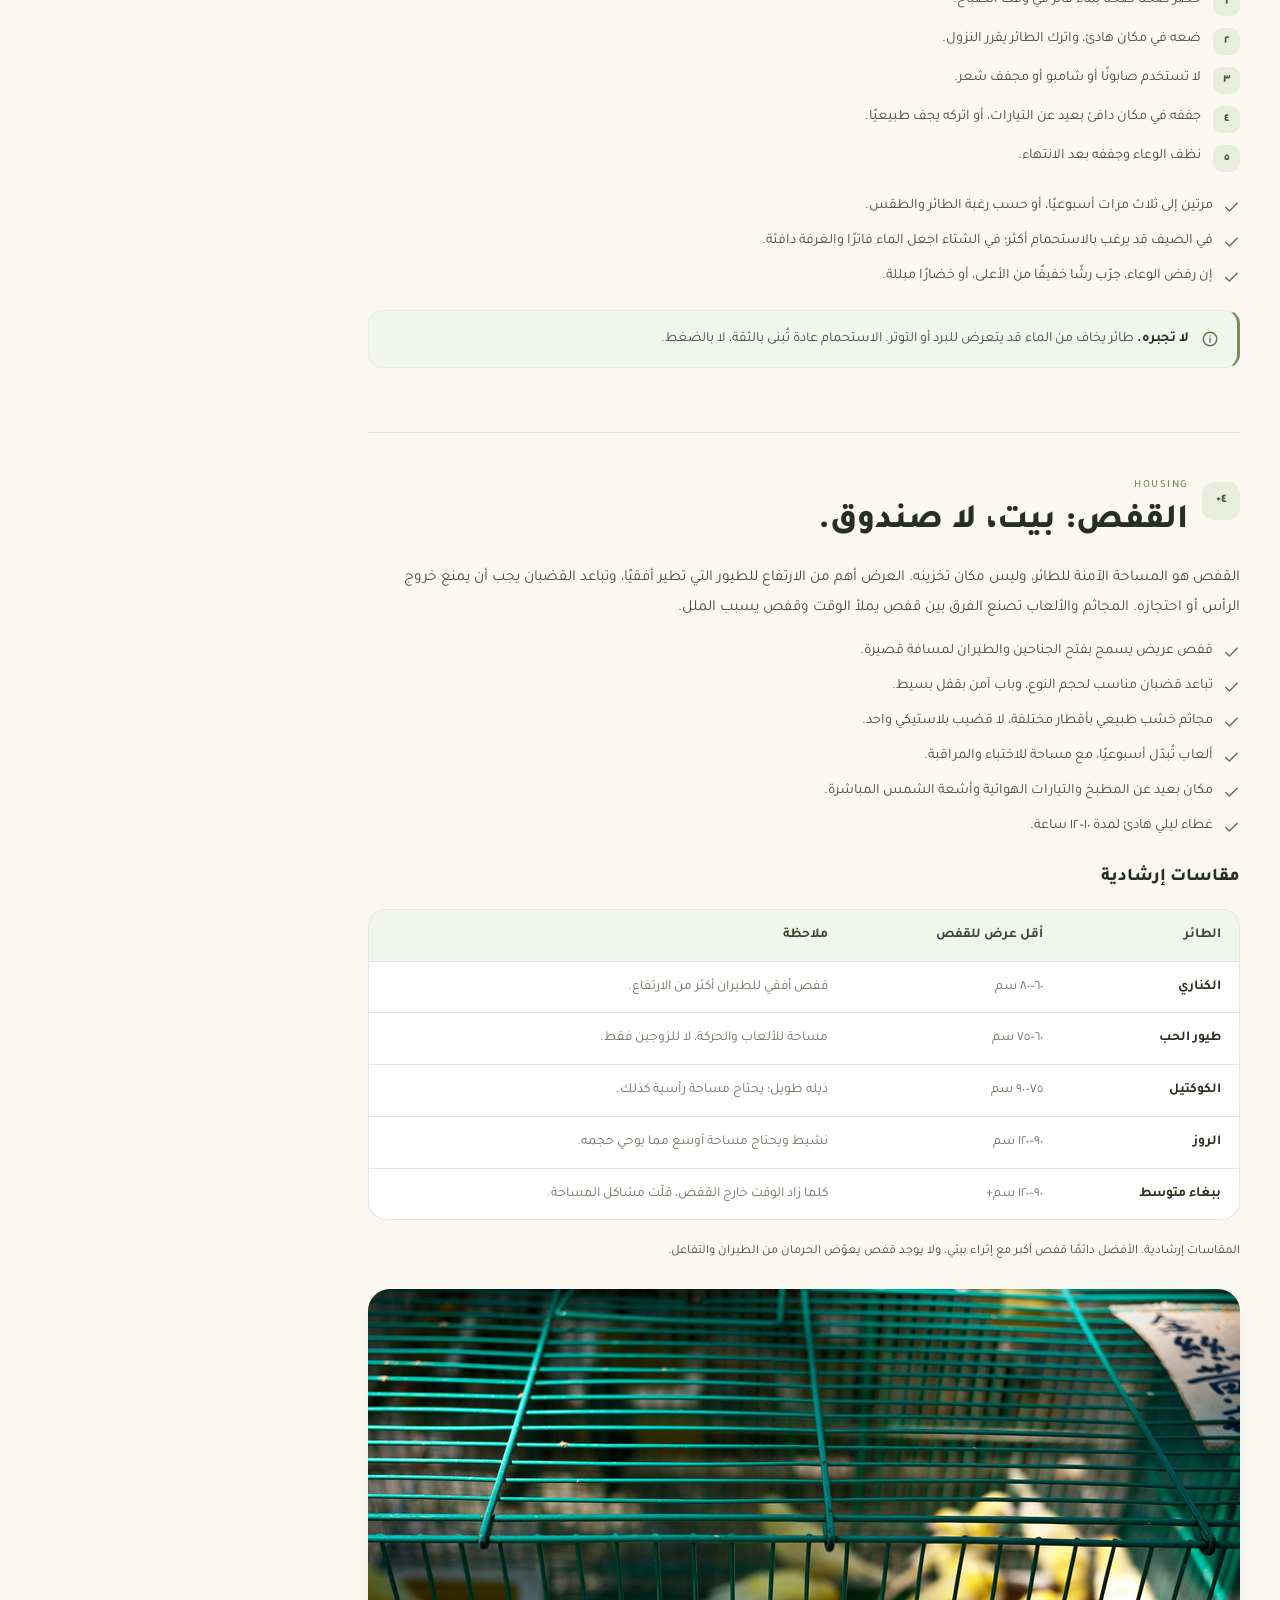
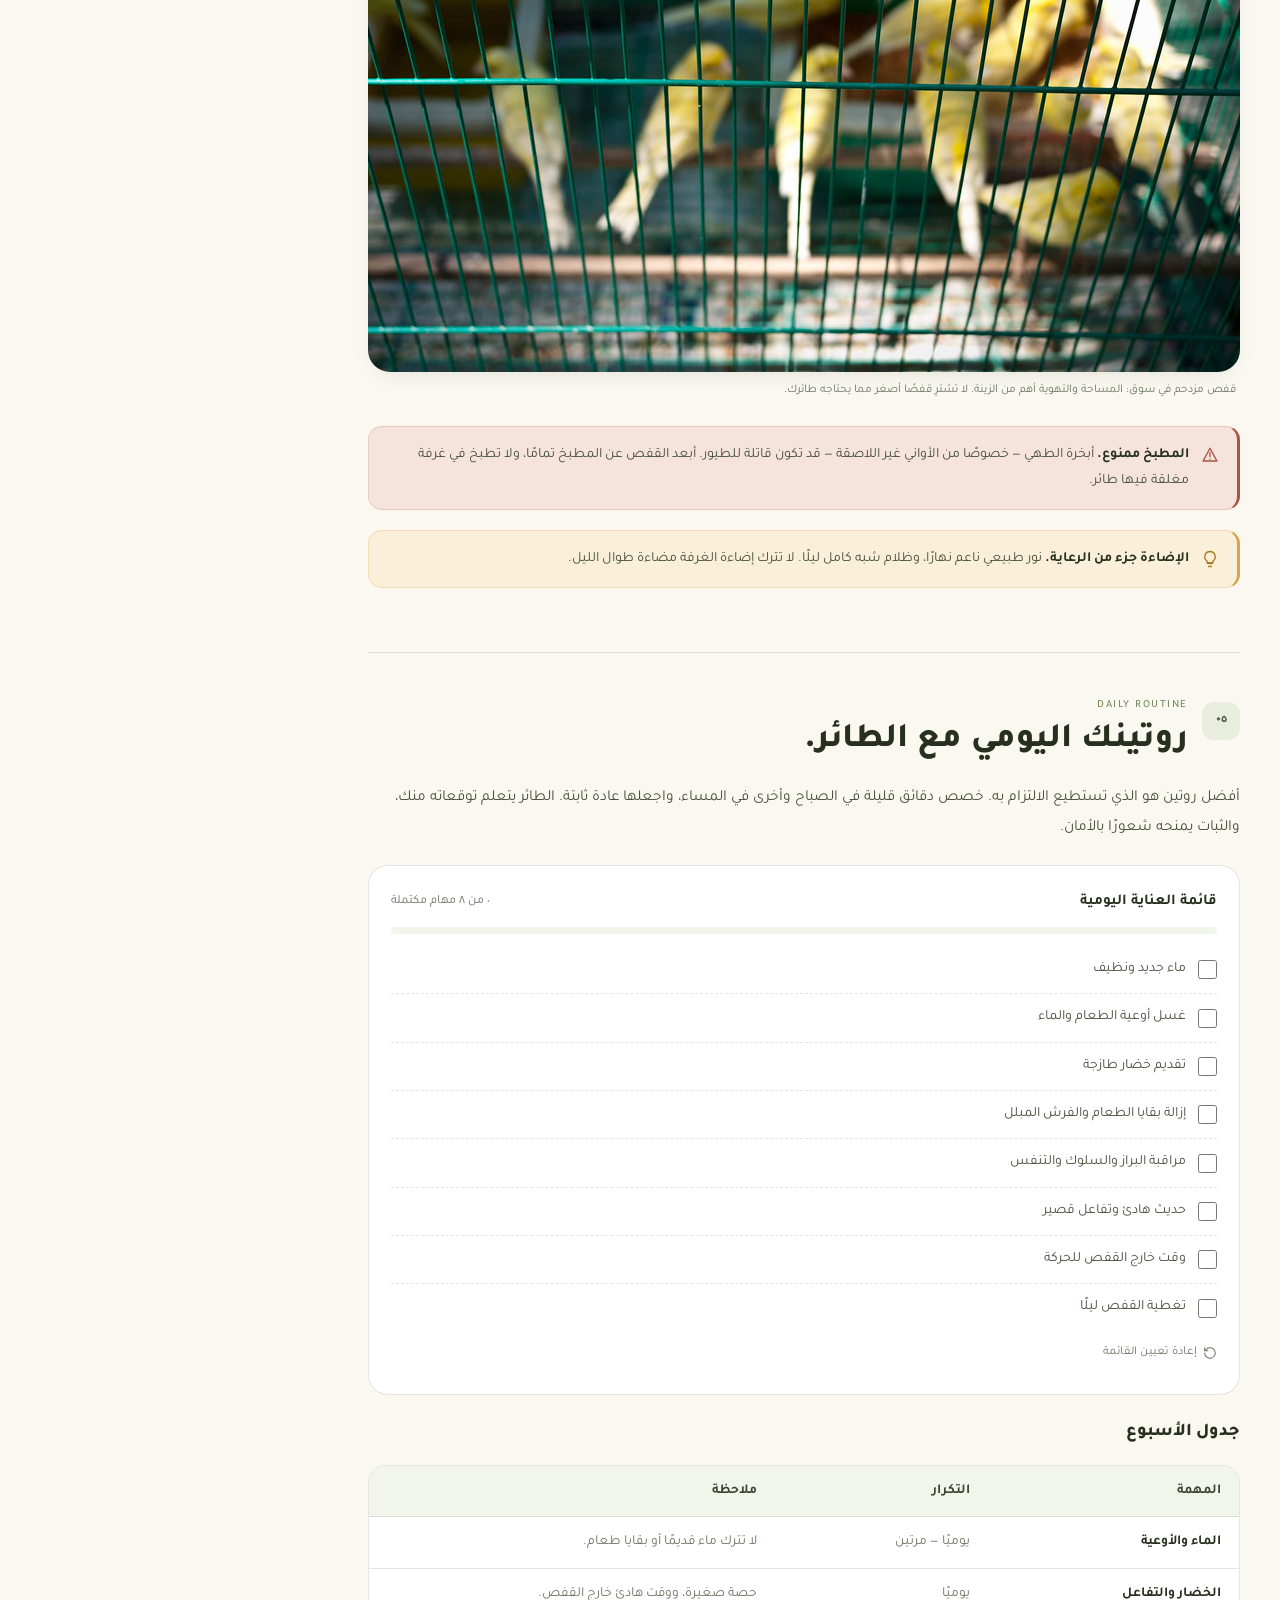
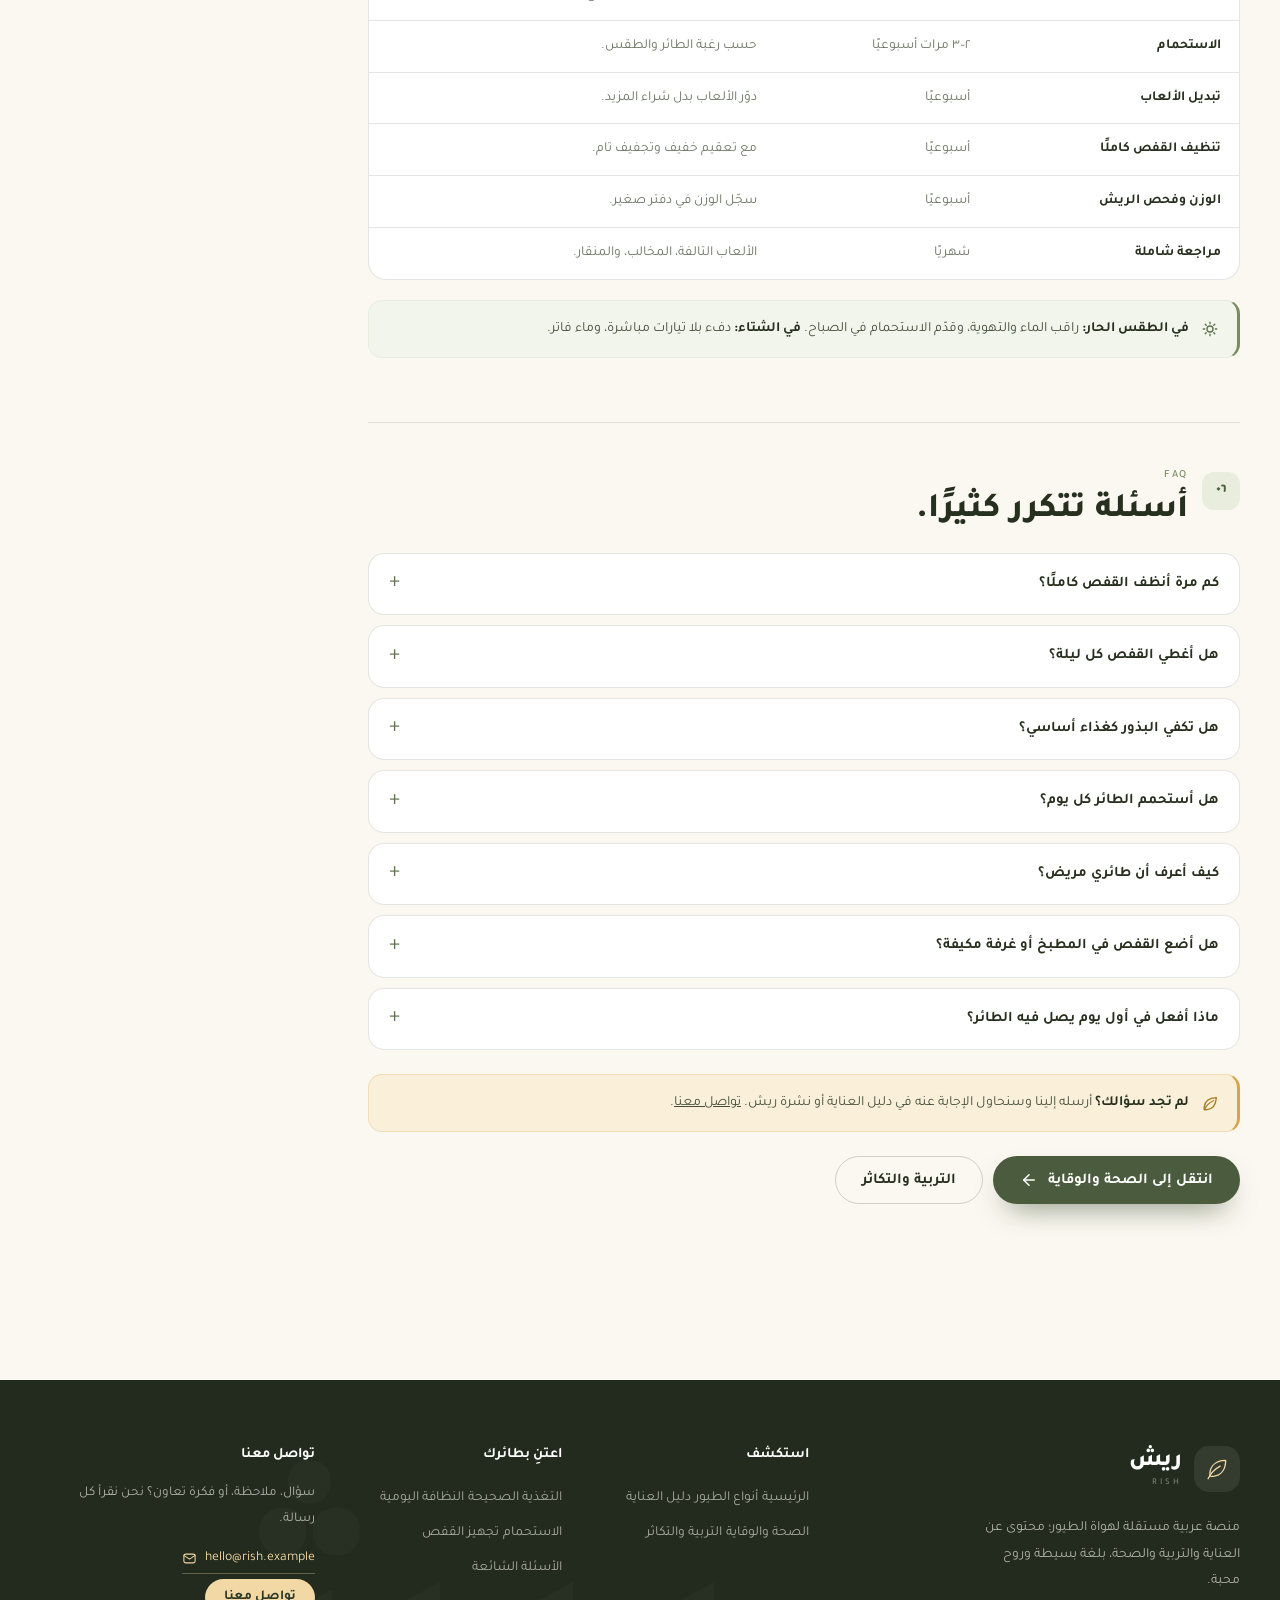
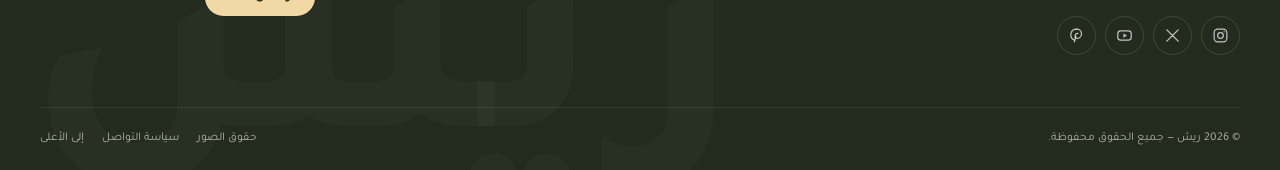
<file: care.html>
<!DOCTYPE html>
<html lang="ar" dir="rtl">
<head>
  <meta charset="UTF-8">
  <meta name="viewport" content="width=device-width, initial-scale=1.0">
  <title>دليل العناية — ريش | Rish</title>
  <meta name="description" content="دليل عربي عملي للعناية بالطيور: التغذية المتوازنة، النظافة، الاستحمام، وتجهيز القفص، مع جدول أسبوعي وقائمة يومية.">
  <meta name="theme-color" content="#4b5c3e">
  <link rel="icon" href="data:image/svg+xml,%3Csvg xmlns='http://www.w3.org/2000/svg' viewBox='0 0 64 64'%3E%3Crect width='64' height='64' rx='16' fill='%234b5c3e'/%3E%3Cpath d='M45 16c-12 0-21 6-23 16-1 5 1 9 1 9s4 2 9 1c10-2 15-11 15-23 0-1 0-2-2-3z' fill='none' stroke='%23f1d8a4' stroke-width='2.5'/%3E%3Cpath d='M18 48c5-9 10-14 18-19' stroke='%23f1d8a4' stroke-width='2.5' fill='none'/%3E%3C/svg%3E">
  <link rel="preconnect" href="https://fonts.googleapis.com">
  <link rel="preconnect" href="https://fonts.gstatic.com" crossorigin>
  <link href="https://fonts.googleapis.com/css2?family=Amiri:wght@400;700&family=Tajawal:wght@300;400;500;700;800&display=swap" rel="stylesheet">
  <link rel="stylesheet" href="assets/css/style.css">
  <script>document.documentElement.classList.add("js");</script>
</head>
<body>

  <a class="skip-link" href="#main">تخطَّ إلى المحتوى</a>

  <div class="topbar">
    <div class="container">
      <span class="topbar__note">
        <svg viewBox="0 0 24 24" fill="none" stroke="currentColor" stroke-width="1.7" stroke-linecap="round" stroke-linejoin="round" aria-hidden="true"><path d="M20.2 4.8C10 5.4 5 10.8 4.3 17.1c-.2 2 .2 3.6.2 3.6s1.6.4 3.6.2C14.4 20.2 19.8 15.2 20.4 5z"/><path d="M4.5 21c2.5-5.5 6.5-9.5 12-12"/></svg>
        محتوى عربي موثوق لهواة الطيور
      </span>
      <a class="topbar__link" href="index.html#newsletter">
        نشرة ريش الأسبوعية — اشترك مجانًا
        <svg viewBox="0 0 24 24" fill="none" stroke="currentColor" stroke-width="2" stroke-linecap="round" stroke-linejoin="round" aria-hidden="true"><path d="M19 12H5"/><path d="m12 19-7-7 7-7"/></svg>
      </a>
    </div>
  </div>

  <header class="site-header">
    <div class="container header-inner">
      <a class="brand" href="index.html" aria-label="ريش — الصفحة الرئيسية">
        <span class="brand__mark">
          <svg viewBox="0 0 32 32" fill="none" stroke="currentColor" stroke-width="1.6" stroke-linecap="round" stroke-linejoin="round" aria-hidden="true"><path d="M26 5.5C14.5 6 8.2 12.2 7.3 20.4c-.2 2.4.3 4.3.3 4.3s1.9.5 4.3.3C20 24.1 26.2 17.8 26.7 6.3c0-.6-.1-.8-.7-.8z"/><path d="M5 28c3.2-7 8-11.8 15-15.5"/></svg>
        </span>
        <span class="brand__text">
          <span class="brand__name">ريش</span>
          <span class="brand__latin">RISH</span>
        </span>
      </a>

      <nav class="nav" id="siteNav" aria-label="التنقل الرئيسي">
        <ul>
          <li><a href="index.html">الرئيسية</a></li>
          <li><a href="types.html">أنواع الطيور</a></li>
          <li><a href="care.html" class="is-active">دليل العناية</a></li>
          <li><a href="health.html">الصحة</a></li>
          <li><a href="breeding.html">التربية</a></li>
          <li><a href="contact.html">تواصل</a></li>
        </ul>
      </nav>

      <div class="header-actions">
        <a class="btn btn--primary btn--sm" href="health.html">
          الصحة والوقاية
          <svg viewBox="0 0 24 24" fill="none" stroke="currentColor" stroke-width="2" stroke-linecap="round" stroke-linejoin="round" aria-hidden="true"><path d="M19 12H5"/><path d="m12 19-7-7 7-7"/></svg>
        </a>
        <button class="nav-toggle" id="navToggle" aria-controls="siteNav" aria-expanded="false" aria-label="فتح القائمة">
          <span class="nav-toggle__bars"><span></span><span></span><span></span></span>
        </button>
      </div>
    </div>
  </header>

  <main id="main">

    <section class="page-hero">
      <svg class="page-hero__feather" viewBox="0 0 200 240" fill="none" stroke="currentColor" stroke-width="1" aria-hidden="true">
        <path d="M170 18C104 22 58 58 52 113c-2 24 5 45 5 45s21 7 45 5c55-6 91-52 95-118 0-8-2-13-12-13z"/>
        <path d="M43 220C64 148 104 104 166 64"/>
        <path d="M94 126c-2-20-10-35-23-46M116 102c14 2 27 1 39-4M82 158c-10 1-19 0-27-3"/>
      </svg>
      <span class="page-hero__stamp">روتين صغير<br>أثر كبير</span>

      <div class="container">
        <div class="page-hero__inner">
          <nav class="crumbs" aria-label="مسار الصفحة">
            <a href="index.html">الرئيسية</a>
            <svg viewBox="0 0 24 24" fill="none" stroke="currentColor" stroke-width="2" stroke-linecap="round" stroke-linejoin="round" aria-hidden="true"><path d="m15 18-6-6 6-6"/></svg>
            <span>دليل العناية</span>
          </nav>
          <h1>دليل العناية</h1>
          <p>العناية اليومية ليست قائمة طويلة؛ إنها بضع عادات صغيرة تفعلها في الوقت نفسه كل يوم. هنا الأساسيات: تغذية، نظافة، استحمام، وقفص.</p>
          <div class="page-hero__chips">
            <a class="chip chip--solid" href="#nutrition">التغذية</a>
            <a class="chip" href="#hygiene">النظافة</a>
            <a class="chip" href="#bathing">الاستحمام</a>
            <a class="chip" href="#cage">القفص</a>
            <a class="chip" href="#routine">الروتين اليومي</a>
            <a class="chip" href="#faq">أسئلة شائعة</a>
          </div>
        </div>
      </div>
    </section>

    <div class="container">
      <div class="doc-layout">

        <div class="doc-main">
          <div class="doc-intro">
            <p class="lead">قبل أن تبدأ: كل نوع له احتياجاته، وما يصلح للكناري قد لا يصلح للمكاو. استخدم هذا الدليل كإطار عام، ثم عدّل التفاصيل مع نوع طائرك.</p>
            <div class="note">
              <svg viewBox="0 0 24 24" fill="none" stroke="currentColor" stroke-width="1.8" stroke-linecap="round" stroke-linejoin="round" aria-hidden="true"><circle cx="12" cy="12" r="9"/><path d="M12 11v5M12 8v.1"/></svg>
              <span><strong>القاعدة الذهبية:</strong> الانتظام أهم من الكمية. طائر ينتظر روتينًا ثابتًا أكثر سعادة من طائر ينتظر مفاجآت كثيرة.</span>
            </div>
          </div>

          <!-- Nutrition -->
          <section class="doc-section" id="nutrition">
            <div class="doc-section__head">
              <span class="num-badge">٠١</span>
              <h2><small>Nutrition</small>التغذية: توازن، لا وفرة.</h2>
            </div>

            <p>الخطأ الأكثر شيوعًا ليس قلة الطعام، بل عدم توازنه. خلطة بذور فقط قد تمنح الطائر سعرات كثيرة وفيتامينات قليلة، خصوصًا مع طائر لا يتحرك كثيرًا. الهدف هو تنويع يغطي الطاقة والفيتامينات والألياف.</p>

            <div class="ratio" aria-hidden="true"><span></span><span></span><span></span></div>
            <div class="ratio-legend">
              <span><i></i> ٦٠٪ حبيبات مخصصة</span>
              <span><i></i> ٣٠٪ خضار طازجة</span>
              <span><i></i> ١٠٪ فاكهة ومكافآت</span>
            </div>
            <p class="muted" style="font-size:0.82rem;">النسب تقريبية للببغاوات ومتوسطة الحجم. الطيور المغردة تحتاج خلطة بذور مناسبة مع خضار ورقية وحبيبات، ويمكن للطبيب ضبط النسب بحسب النوع والحالة.</p>

            <h3>كيف تقدم الطعام؟</h3>
            <ol class="num-list">
              <li><span>١</span> اغسل الخضار والفاكهة جيدًا، وقطّعها بحجم يناسب منقار الطائر.</li>
              <li><span>٢</span> قدّمها بدرجة حرارة الغرفة، لا مباشرة من الثلاجة.</li>
              <li><span>٣</span> أزل بقايا الطعام الطازج بعد ساعتين، خصوصًا في الحر.</li>
              <li><span>٤</span> راقب الوزن أسبوعيًا؛ التغير المفاجئ إشارة تستحق الانتباه.</li>
              <li><span>٥</span> أضف مصدر كالسيوم مناسبًا حسب النوع، وبإشراف الطبيب.</li>
            </ol>

            <div class="dodont">
              <div class="dd dd--do">
                <h3><svg viewBox="0 0 24 24" fill="none" stroke="currentColor" stroke-width="2" stroke-linecap="round" stroke-linejoin="round" aria-hidden="true"><path d="M20 6 9 17l-5-5"/></svg> افعل</h3>
                <ul>
                  <li>ماء نقي مرتين يوميًا في وعاء مغسول.</li>
                  <li>خضار ورقية داكنة مثل السبانخ والجرجير.</li>
                  <li>حبيبات مخصصة للنوع، لا حبيبات كلاب أو قطط.</li>
                  <li>تنويع تدريجي على مدى أسابيع.</li>
                </ul>
              </div>
              <div class="dd dd--dont">
                <h3><svg viewBox="0 0 24 24" fill="none" stroke="currentColor" stroke-width="2" stroke-linecap="round" stroke-linejoin="round" aria-hidden="true"><path d="M18 6 6 18M6 6l12 12"/></svg> لا تفعل</h3>
                <ul>
                  <li>الأفوكادو والشوكولاتة والكافيين.</li>
                  <li>البصل والثوم والأطعمة المالحة.</li>
                  <li>الألبان والأطعمة المطبوخة بالتوابل.</li>
                  <li>بذور الفواكه (تحتوي مركبات ضارة).</li>
                </ul>
              </div>
            </div>

            <div class="note note--danger">
              <svg viewBox="0 0 24 24" fill="none" stroke="currentColor" stroke-width="1.8" stroke-linecap="round" stroke-linejoin="round" aria-hidden="true"><path d="M12 3 2.8 20h18.4z"/><path d="M12 9v5M12 17.2v.1"/></svg>
              <span><strong>قائمة السمية ليست شاملة.</strong> عند الشك في أي طعام، لا تقدمه. راجع <a href="health.html#toxic" style="text-decoration:underline;">قائمة الأطعمة السامة</a> في صفحة الصحة.</span>
            </div>

            <h3>ماذا ومتى؟</h3>
            <div class="table-wrap">
              <table>
                <thead>
                  <tr><th>العنصر</th><th>التكرار</th><th>ملاحظة</th></tr>
                </thead>
                <tbody>
                  <tr><td><strong>الماء</strong></td><td>يوميًا — مرتين</td><td>وعاء نظيف، ولا تترك الماء القديم.</td></tr>
                  <tr><td><strong>الحبيبات</strong></td><td>يوميًا</td><td>حسب النوع وحجم النشاط.</td></tr>
                  <tr><td><strong>الخضار</strong></td><td>يوميًا</td><td>حصة صغيرة تتجدد، وبقايا تُزال.</td></tr>
                  <tr><td><strong>الفاكهة</strong></td><td>٢–٣ مرات أسبوعيًا</td><td>قطعة صغيرة، وليست بديلًا عن الخضار.</td></tr>
                  <tr><td><strong>المكافآت</strong></td><td>عند التدريب</td><td>لا تستبدل الوجبة الأساسية.</td></tr>
                  <tr><td><strong>الوزن</strong></td><td>أسبوعيًا</td><td>نفس الميزان والوقت إن أمكن.</td></tr>
                </tbody>
              </table>
            </div>

            <figure>
              <img src="assets/img/food.jpg" alt="حبيبات غذاء مخصصة للطيور بألوان متعددة" width="1024" height="683" loading="lazy">
              <figcaption>الحبيبات المخصصة جزء من النظام، وليست النظام كله. التنويع هو ما يصنع الفرق.</figcaption>
            </figure>
          </section>

          <!-- Hygiene -->
          <section class="doc-section" id="hygiene">
            <div class="doc-section__head">
              <span class="num-badge">٠٢</span>
              <h2><small>Hygiene</small>النظافة: بيئة جافة، بلا روائح.</h2>
            </div>

            <p>الطائر النظيف ليس طائرًا مغسولًا، بل طائر يعيش في بيئة جافة ومهواة. الروائح القوية والبخاخات والأسطح الرطبة تسبب مشاكل تنفسية أكثر مما يتوقع كثيرون.</p>

            <div class="signals-grid">
              <article class="signal">
                <span class="signal__icon">
                  <svg viewBox="0 0 24 24" fill="none" stroke="currentColor" stroke-width="1.7" stroke-linecap="round" stroke-linejoin="round" aria-hidden="true"><path d="M12 3s5 5.4 5 9a5 5 0 0 1-10 0c0-3.6 5-9 5-9z"/></svg>
                </span>
                <div><h3>كل يوم</h3><p>ماء وأوعية مغسولة، إزالة البقايا، مسح المجاثم وورق الأرضية.</p></div>
              </article>
              <article class="signal">
                <span class="signal__icon">
                  <svg viewBox="0 0 24 24" fill="none" stroke="currentColor" stroke-width="1.7" stroke-linecap="round" stroke-linejoin="round" aria-hidden="true"><path d="M4 12h16M4 6h16M4 18h16"/></svg>
                </span>
                <div><h3>كل أسبوع</h3><p>غسل القفص كاملًا، تنظيف الألعاب، وتغيير الفرش بالكامل.</p></div>
              </article>
              <article class="signal">
                <span class="signal__icon">
                  <svg viewBox="0 0 24 24" fill="none" stroke="currentColor" stroke-width="1.7" stroke-linecap="round" stroke-linejoin="round" aria-hidden="true"><rect x="3" y="4" width="18" height="17" rx="3"/><path d="M8 2v4M16 2v4M3 10h18"/></svg>
                </span>
                <div><h3>كل شهر</h3><p>تعقيم المجاثم، فحص الألعاب التالفة، ومراجعة مساحة القفص.</p></div>
              </article>
            </div>

            <h3>روتين تنظيف آمن</h3>
            <ol class="num-list">
              <li><span>١</span> انقل الطائر إلى قفص مؤقت في غرفة أخرى، أو إلى مكان آمن بعيد عن البخاخات.</li>
              <li><span>٢</span> أزل الفرش والألعاب، ثم اغسل القفص بماء وصابون خفيف.</li>
              <li><span>٣</span> استخدم محلول خل أبيض مخفف (جزء خل + جزء ماء) للأسطح، ثم اشطف جيدًا.</li>
              <li><span>٤</span> جفف تمامًا قبل إعادة الطائر؛ الرطوبة المتبقية بيئة للفطريات.</li>
            </ol>

            <div class="dodont">
              <div class="dd dd--do">
                <h3><svg viewBox="0 0 24 24" fill="none" stroke="currentColor" stroke-width="2" stroke-linecap="round" stroke-linejoin="round" aria-hidden="true"><path d="M20 6 9 17l-5-5"/></svg> آمن</h3>
                <ul>
                  <li>ماء دافئ وصابون خفيف.</li>
                  <li>خل أبيض أبيض مخفف، مع شطف جيد.</li>
                  <li>أدوات مخصصة للقفص فقط.</li>
                  <li>تهوية جيدة أثناء وبعد التنظيف.</li>
                </ul>
              </div>
              <div class="dd dd--dont">
                <h3><svg viewBox="0 0 24 24" fill="none" stroke="currentColor" stroke-width="2" stroke-linecap="round" stroke-linejoin="round" aria-hidden="true"><path d="M18 6 6 18M6 6l12 12"/></svg> تجنّب</h3>
                <ul>
                  <li>الكلور والمنظفات القوية أو المعطرة.</li>
                  <li>بخاخات الهواء والعطور والشموع.</li>
                  <li>دخان السجائر والبخور.</li>
                  <li>أبخرة أواني الطهي غير اللاصقة.</li>
                </ul>
              </div>
            </div>

            <div class="note note--gold">
              <svg viewBox="0 0 24 24" fill="none" stroke="currentColor" stroke-width="1.8" stroke-linecap="round" stroke-linejoin="round" aria-hidden="true"><path d="M9 18h6M10 22h4"/><path d="M12 2a7 7 0 0 0-4 12.7V17h8v-2.3A7 7 0 0 0 12 2z"/></svg>
              <span><strong>جهاز التنفس عند الطيور حساس جدًا.</strong> حتى المنتجات «الطبيعية» أو «اللطيفة» قد تكون مؤذية. لا ترش أي شيء قرب القفص، ولو كان آمنًا للإنسان.</span>
            </div>
          </section>

          <!-- Bathing -->
          <section class="doc-section" id="bathing">
            <div class="doc-section__head">
              <span class="num-badge">٠٣</span>
              <h2><small>Bathing</small>الاستحمام: رفق، لا إجبار.</h2>
            </div>

            <p>الاستحمام يساعد الطائر على تنظيف ريشه وتنظيم حرارته، لكنه ليس اختبار طاعة. بعض الطيور تحب الماء يوميًا، وبعضها يفضّل رشة خفيفة كل أسبوع. راقب طائرك، واجعل التجربة هادئة من البداية.</p>

            <figure>
              <img src="assets/img/bath.jpg" alt="طائر أزرق يستحم في بركة ماء صغيرة" width="1024" height="683" loading="lazy">
              <figcaption>الماء الفاتر والوعاء الضحل يكفيان. لا حاجة لأدوات معقدة.</figcaption>
            </figure>

            <h3>خطوات آمنة</h3>
            <ol class="num-list">
              <li><span>١</span> حضّر صحنًا ضحلًا بماء فاتر في وقت الصباح.</li>
              <li><span>٢</span> ضعه في مكان هادئ، واترك الطائر يقرر النزول.</li>
              <li><span>٣</span> لا تستخدم صابونًا أو شامبو أو مجفف شعر.</li>
              <li><span>٤</span> جففه في مكان دافئ بعيد عن التيارات، أو اتركه يجف طبيعيًا.</li>
              <li><span>٥</span> نظف الوعاء وجففه بعد الانتهاء.</li>
            </ol>

            <ul class="tick-list">
              <li><svg viewBox="0 0 24 24" fill="none" stroke="currentColor" stroke-width="2" stroke-linecap="round" stroke-linejoin="round" aria-hidden="true"><path d="M20 6 9 17l-5-5"/></svg>مرتين إلى ثلاث مرات أسبوعيًا، أو حسب رغبة الطائر والطقس.</li>
              <li><svg viewBox="0 0 24 24" fill="none" stroke="currentColor" stroke-width="2" stroke-linecap="round" stroke-linejoin="round" aria-hidden="true"><path d="M20 6 9 17l-5-5"/></svg>في الصيف قد يرغب بالاستحمام أكثر؛ في الشتاء اجعل الماء فاترًا والغرفة دافئة.</li>
              <li><svg viewBox="0 0 24 24" fill="none" stroke="currentColor" stroke-width="2" stroke-linecap="round" stroke-linejoin="round" aria-hidden="true"><path d="M20 6 9 17l-5-5"/></svg>إن رفض الوعاء، جرّب رشًا خفيفًا من الأعلى، أو خضارًا مبللة.</li>
            </ul>

            <div class="note">
              <svg viewBox="0 0 24 24" fill="none" stroke="currentColor" stroke-width="1.8" stroke-linecap="round" stroke-linejoin="round" aria-hidden="true"><circle cx="12" cy="12" r="9"/><path d="M12 11v5M12 8v.1"/></svg>
              <span><strong>لا تجبره.</strong> طائر يخاف من الماء قد يتعرض للبرد أو التوتر. الاستحمام عادة تُبنى بالثقة، لا بالضغط.</span>
            </div>
          </section>

          <!-- Cage -->
          <section class="doc-section" id="cage">
            <div class="doc-section__head">
              <span class="num-badge">٠٤</span>
              <h2><small>Housing</small>القفص: بيت، لا صندوق.</h2>
            </div>

            <p>القفص هو المساحة الآمنة للطائر، وليس مكان تخزينه. العرض أهم من الارتفاع للطيور التي تطير أفقيًا، وتباعد القضبان يجب أن يمنع خروج الرأس أو احتجازه. المجاثم والألعاب تصنع الفرق بين قفص يملأ الوقت وقفص يسبب الملل.</p>

            <ul class="tick-list">
              <li><svg viewBox="0 0 24 24" fill="none" stroke="currentColor" stroke-width="2" stroke-linecap="round" stroke-linejoin="round" aria-hidden="true"><path d="M20 6 9 17l-5-5"/></svg>قفص عريض يسمح بفتح الجناحين والطيران لمسافة قصيرة.</li>
              <li><svg viewBox="0 0 24 24" fill="none" stroke="currentColor" stroke-width="2" stroke-linecap="round" stroke-linejoin="round" aria-hidden="true"><path d="M20 6 9 17l-5-5"/></svg>تباعد قضبان مناسب لحجم النوع، وباب آمن بقفل بسيط.</li>
              <li><svg viewBox="0 0 24 24" fill="none" stroke="currentColor" stroke-width="2" stroke-linecap="round" stroke-linejoin="round" aria-hidden="true"><path d="M20 6 9 17l-5-5"/></svg>مجاثم خشب طبيعي بأقطار مختلفة، لا قضيب بلاستيكي واحد.</li>
              <li><svg viewBox="0 0 24 24" fill="none" stroke="currentColor" stroke-width="2" stroke-linecap="round" stroke-linejoin="round" aria-hidden="true"><path d="M20 6 9 17l-5-5"/></svg>ألعاب تُبدّل أسبوعيًا، مع مساحة للاختباء والمراقبة.</li>
              <li><svg viewBox="0 0 24 24" fill="none" stroke="currentColor" stroke-width="2" stroke-linecap="round" stroke-linejoin="round" aria-hidden="true"><path d="M20 6 9 17l-5-5"/></svg>مكان بعيد عن المطبخ والتيارات الهوائية وأشعة الشمس المباشرة.</li>
              <li><svg viewBox="0 0 24 24" fill="none" stroke="currentColor" stroke-width="2" stroke-linecap="round" stroke-linejoin="round" aria-hidden="true"><path d="M20 6 9 17l-5-5"/></svg>غطاء ليلي هادئ لمدة ١٠–١٢ ساعة.</li>
            </ul>

            <h3>مقاسات إرشادية</h3>
            <div class="table-wrap">
              <table>
                <thead>
                  <tr><th>الطائر</th><th>أقل عرض للقفص</th><th>ملاحظة</th></tr>
                </thead>
                <tbody>
                  <tr><td><strong>الكناري</strong></td><td>٦٠–٨٠ سم</td><td>قفص أفقي للطيران أكثر من الارتفاع.</td></tr>
                  <tr><td><strong>طيور الحب</strong></td><td>٦٠–٧٥ سم</td><td>مساحة للألعاب والحركة، لا للزوجين فقط.</td></tr>
                  <tr><td><strong>الكوكتيل</strong></td><td>٧٥–٩٠ سم</td><td>ذيله طويل؛ يحتاج مساحة رأسية كذلك.</td></tr>
                  <tr><td><strong>الروز</strong></td><td>٩٠–١٢٠ سم</td><td>نشيط ويحتاج مساحة أوسع مما يوحي حجمه.</td></tr>
                  <tr><td><strong>ببغاء متوسط</strong></td><td>٩٠–١٢٠ سم+</td><td>كلما زاد الوقت خارج القفص، قلّت مشاكل المساحة.</td></tr>
                </tbody>
              </table>
            </div>
            <p class="muted" style="font-size:0.8rem;">المقاسات إرشادية. الأفضل دائمًا قفص أكبر مع إثراء بيئي، ولا يوجد قفص يعوّض الحرمان من الطيران والتفاعل.</p>

            <figure>
              <img src="assets/img/cage.jpg" alt="مجموعة كناري أصفر داخل قفص معدني في سوق" width="1024" height="683" loading="lazy">
              <figcaption>قفص مزدحم في سوق: المساحة والتهوية أهم من الزينة. لا تشترِ قفصًا أصغر مما يحتاجه طائرك.</figcaption>
            </figure>

            <div class="note note--danger">
              <svg viewBox="0 0 24 24" fill="none" stroke="currentColor" stroke-width="1.8" stroke-linecap="round" stroke-linejoin="round" aria-hidden="true"><path d="M12 3 2.8 20h18.4z"/><path d="M12 9v5M12 17.2v.1"/></svg>
              <span><strong>المطبخ ممنوع.</strong> أبخرة الطهي — خصوصًا من الأواني غير اللاصقة — قد تكون قاتلة للطيور. أبعد القفص عن المطبخ تمامًا، ولا تطبخ في غرفة مغلقة فيها طائر.</span>
            </div>

            <div class="note note--gold">
              <svg viewBox="0 0 24 24" fill="none" stroke="currentColor" stroke-width="1.8" stroke-linecap="round" stroke-linejoin="round" aria-hidden="true"><path d="M9 18h6M10 22h4"/><path d="M12 2a7 7 0 0 0-4 12.7V17h8v-2.3A7 7 0 0 0 12 2z"/></svg>
              <span><strong>الإضاءة جزء من الرعاية.</strong> نور طبيعي ناعم نهارًا، وظلام شبه كامل ليلًا. لا تترك إضاءة الغرفة مضاءة طوال الليل.</span>
            </div>
          </section>

          <!-- Routine -->
          <section class="doc-section" id="routine">
            <div class="doc-section__head">
              <span class="num-badge">٠٥</span>
              <h2><small>Daily routine</small>روتينك اليومي مع الطائر.</h2>
            </div>

            <p>أفضل روتين هو الذي تستطيع الالتزام به. خصص دقائق قليلة في الصباح وأخرى في المساء، واجعلها عادة ثابتة. الطائر يتعلم توقعاته منك، والثبات يمنحه شعورًا بالأمان.</p>

            <div class="checklist" data-checklist>
              <div class="checklist__head">
                <strong>قائمة العناية اليومية</strong>
                <span data-check-count>٠ من ٨ مهام مكتملة</span>
              </div>
              <div class="checklist__progress"><div class="checklist__bar" data-check-bar></div></div>
              <div class="checklist__items">
                <label class="check"><input type="checkbox"><span>ماء جديد ونظيف</span></label>
                <label class="check"><input type="checkbox"><span>غسل أوعية الطعام والماء</span></label>
                <label class="check"><input type="checkbox"><span>تقديم خضار طازجة</span></label>
                <label class="check"><input type="checkbox"><span>إزالة بقايا الطعام والفرش المبلل</span></label>
                <label class="check"><input type="checkbox"><span>مراقبة البراز والسلوك والتنفس</span></label>
                <label class="check"><input type="checkbox"><span>حديث هادئ وتفاعل قصير</span></label>
                <label class="check"><input type="checkbox"><span>وقت خارج القفص للحركة</span></label>
                <label class="check"><input type="checkbox"><span>تغطية القفص ليلًا</span></label>
              </div>
              <button class="checklist__reset" type="button" data-check-reset>
                <svg viewBox="0 0 24 24" fill="none" stroke="currentColor" stroke-width="1.8" stroke-linecap="round" stroke-linejoin="round" aria-hidden="true"><path d="M3 12a9 9 0 1 0 3-6.7L3 8"/><path d="M3 3v5h5"/></svg>
                إعادة تعيين القائمة
              </button>
            </div>

            <h3>جدول الأسبوع</h3>
            <div class="table-wrap">
              <table>
                <thead>
                  <tr><th>المهمة</th><th>التكرار</th><th>ملاحظة</th></tr>
                </thead>
                <tbody>
                  <tr><td><strong>الماء والأوعية</strong></td><td>يوميًا — مرتين</td><td>لا تترك ماء قديمًا أو بقايا طعام.</td></tr>
                  <tr><td><strong>الخضار والتفاعل</strong></td><td>يوميًا</td><td>حصة صغيرة، ووقت هادئ خارج القفص.</td></tr>
                  <tr><td><strong>الاستحمام</strong></td><td>٢–٣ مرات أسبوعيًا</td><td>حسب رغبة الطائر والطقس.</td></tr>
                  <tr><td><strong>تبديل الألعاب</strong></td><td>أسبوعيًا</td><td>دوّر الألعاب بدل شراء المزيد.</td></tr>
                  <tr><td><strong>تنظيف القفص كاملًا</strong></td><td>أسبوعيًا</td><td>مع تعقيم خفيف وتجفيف تام.</td></tr>
                  <tr><td><strong>الوزن وفحص الريش</strong></td><td>أسبوعيًا</td><td>سجّل الوزن في دفتر صغير.</td></tr>
                  <tr><td><strong>مراجعة شاملة</strong></td><td>شهريًا</td><td>الألعاب التالفة، المخالب، والمنقار.</td></tr>
                </tbody>
              </table>
            </div>

            <div class="note">
              <svg viewBox="0 0 24 24" fill="none" stroke="currentColor" stroke-width="1.8" stroke-linecap="round" stroke-linejoin="round" aria-hidden="true"><path d="M12 3v2M12 19v2M3 12h2M19 12h2M5.6 5.6l1.4 1.4M17 17l1.4 1.4M18.4 5.6 17 7M7 17l-1.4 1.4"/><circle cx="12" cy="12" r="4"/></svg>
              <span><strong>في الطقس الحار:</strong> راقب الماء والتهوية، وقدّم الاستحمام في الصباح. <strong>في الشتاء:</strong> دفء بلا تيارات مباشرة، وماء فاتر.</span>
            </div>
          </section>

          <!-- FAQ -->
          <section class="doc-section" id="faq">
            <div class="doc-section__head">
              <span class="num-badge">٠٦</span>
              <h2><small>FAQ</small>أسئلة تتكرر كثيرًا.</h2>
            </div>

            <details class="faq">
              <summary>كم مرة أنظف القفص كاملًا؟</summary>
              <p>يوميًا: الأوعية والبقايا والفرش المبلل. أسبوعيًا: غسل القفص والألعاب جيدًا. شهريًا: تعقيم خفيف وفحص التالف. إذا كان القفص صغيرًا أو فيه أكثر من طائر، قد تحتاج تكرارًا أكثر.</p>
            </details>
            <details class="faq">
              <summary>هل أغطي القفص كل ليلة؟</summary>
              <p>نعم، غطاء خفيف يسمح بالتهوية ويوفر ظلامًا هادئًا ١٠–١٢ ساعة. الغطاء الكامل المحكم قد يسبب حرارة ورطوبة؛ استخدم قماشًا خفيفًا واترك جزءًا للهواء.</p>
            </details>
            <details class="faq">
              <summary>هل تكفي البذور كغذاء أساسي؟</summary>
              <p>غالبًا لا. البذور قد تكون غنية بالدهون وفقيرة ببعض الفيتامينات. الأفضل خلطة مخصصة + حبيبات + خضار، مع ضبط النسب حسب النوع وحالة الطائر.</p>
            </details>
            <details class="faq">
              <summary>هل أستحمم الطائر كل يوم؟</summary>
              <p>لا يوجد جدول واحد يناسب الجميع. بعض الطيور تحب الماء يوميًا، وبعضها مرتين أسبوعيًا. المهم ألا تُجبر الطائر، وأن يجف في مكان دافئ بعيد عن التيارات.</p>
            </details>
            <details class="faq">
              <summary>كيف أعرف أن طائري مريض؟</summary>
              <p>راقب التغيرات: انتفاش مستمر، خمول، قلة أكل، تغير البراز، صعوبة تنفس، أو إفرازات. الطائر يخفي المرض غريزةً، لذا أي تغير واضح يستدعي طبيب طيور.</p>
            </details>
            <details class="faq">
              <summary>هل أضع القفص في المطبخ أو غرفة مكيفة؟</summary>
              <p>المطبخ ممنوع بسبب الأبخرة والحرارة. التكييف ليس ممنوعًا بذاته، لكن لا توجّه الهواء مباشرة نحو القفص، وحافظ على درجة حرارة مستقرة.</p>
            </details>
            <details class="faq">
              <summary>ماذا أفعل في أول يوم يصل فيه الطائر؟</summary>
              <p>هدوء، ظلام جزئي، وماء وطعام. لا تكثر الحمل واللعب في اليوم الأول. اتركه يتعرف على المكان، وابدأ التفاعل تدريجيًا خلال الأيام التالية.</p>
            </details>

            <div class="note note--gold" style="margin-top:24px;">
              <svg viewBox="0 0 24 24" fill="none" stroke="currentColor" stroke-width="1.8" stroke-linecap="round" stroke-linejoin="round" aria-hidden="true"><path d="M20.2 4.8C10 5.4 5 10.8 4.3 17.1c-.2 2 .2 3.6.2 3.6s1.6.4 3.6.2C14.4 20.2 19.8 15.2 20.4 5z"/><path d="M4.5 21c2.5-5.5 6.5-9.5 12-12"/></svg>
              <span><strong>لم تجد سؤالك؟</strong> أرسله إلينا وسنحاول الإجابة عنه في دليل العناية أو نشرة ريش. <a href="contact.html" style="text-decoration:underline;">تواصل معنا</a>.</span>
            </div>

            <div class="species__actions" style="margin-top:24px;">
              <a class="btn btn--primary" href="health.html">
                انتقل إلى الصحة والوقاية
                <svg viewBox="0 0 24 24" fill="none" stroke="currentColor" stroke-width="2" stroke-linecap="round" stroke-linejoin="round" aria-hidden="true"><path d="M19 12H5"/><path d="m12 19-7-7 7-7"/></svg>
              </a>
              <a class="btn btn--ghost" href="breeding.html">التربية والتكاثر</a>
            </div>
          </section>

        </div>

        <aside class="doc-aside">
          <nav class="toc" aria-label="محتويات الصفحة">
            <div class="toc__title">
              <svg viewBox="0 0 24 24" fill="none" stroke="currentColor" stroke-width="1.8" stroke-linecap="round" stroke-linejoin="round" aria-hidden="true"><path d="M4 6h16M4 12h16M4 18h10"/></svg>
              في هذه الصفحة
            </div>
            <a href="#nutrition">التغذية</a>
            <a href="#hygiene">النظافة</a>
            <a href="#bathing">الاستحمام</a>
            <a href="#cage">تجهيز القفص</a>
            <a href="#routine">الروتين اليومي</a>
            <a href="#faq">أسئلة شائعة</a>
          </nav>

          <div class="aside-note">
            <svg viewBox="0 0 24 24" fill="none" stroke="currentColor" stroke-width="1.7" stroke-linecap="round" stroke-linejoin="round" aria-hidden="true"><path d="M20.2 4.8C10 5.4 5 10.8 4.3 17.1c-.2 2 .2 3.6.2 3.6s1.6.4 3.6.2C14.4 20.2 19.8 15.2 20.4 5z"/><path d="M4.5 21c2.5-5.5 6.5-9.5 12-12"/></svg>
            <strong>قاعدة ريش</strong>
            الانتظام أهم من الكمية. روتين بسيط يتكرر يوميًا أفضل من عناية مكثفة مرة كل شهر.
          </div>

          <a class="aside-link" href="health.html">
            الصحة والوقاية
            <svg viewBox="0 0 24 24" fill="none" stroke="currentColor" stroke-width="2" stroke-linecap="round" stroke-linejoin="round" aria-hidden="true"><path d="M19 12H5"/><path d="m12 19-7-7 7-7"/></svg>
          </a>
          <a class="aside-link" href="types.html#compare">
            قارن بين الأنواع
            <svg viewBox="0 0 24 24" fill="none" stroke="currentColor" stroke-width="2" stroke-linecap="round" stroke-linejoin="round" aria-hidden="true"><path d="M19 12H5"/><path d="m12 19-7-7 7-7"/></svg>
          </a>
        </aside>

      </div>
    </div>

  </main>

  <footer class="site-footer">
    <div class="container">
      <div class="footer-grid">
        <div class="footer-brand">
          <a class="brand" href="index.html" aria-label="ريش — الصفحة الرئيسية">
            <span class="brand__mark">
              <svg viewBox="0 0 32 32" fill="none" stroke="currentColor" stroke-width="1.6" stroke-linecap="round" stroke-linejoin="round" aria-hidden="true"><path d="M26 5.5C14.5 6 8.2 12.2 7.3 20.4c-.2 2.4.3 4.3.3 4.3s1.9.5 4.3.3C20 24.1 26.2 17.8 26.7 6.3c0-.6-.1-.8-.7-.8z"/><path d="M5 28c3.2-7 8-11.8 15-15.5"/></svg>
            </span>
            <span class="brand__text">
              <span class="brand__name">ريش</span>
              <span class="brand__latin">RISH</span>
            </span>
          </a>
          <p>منصة عربية مستقلة لهواة الطيور؛ محتوى عن العناية والتربية والصحة، بلغة بسيطة وروح محبة.</p>
          <div class="socials">
            <a href="https://instagram.com" target="_blank" rel="noopener" aria-label="إنستغرام">
              <svg viewBox="0 0 24 24" fill="none" stroke="currentColor" stroke-width="1.7" aria-hidden="true"><rect x="3" y="3" width="18" height="18" rx="5"/><circle cx="12" cy="12" r="4"/><circle cx="17.2" cy="6.8" r="1" fill="currentColor" stroke="none"/></svg>
            </a>
            <a href="https://x.com" target="_blank" rel="noopener" aria-label="منصة إكس">
              <svg viewBox="0 0 24 24" fill="none" stroke="currentColor" stroke-width="1.8" stroke-linecap="round" aria-hidden="true"><path d="m4 4 16 16M20 4 4 20"/></svg>
            </a>
            <a href="https://youtube.com" target="_blank" rel="noopener" aria-label="يوتيوب">
              <svg viewBox="0 0 24 24" fill="none" stroke="currentColor" stroke-width="1.7" aria-hidden="true"><rect x="2.5" y="5.5" width="19" height="13" rx="4"/><path d="m10.5 9 5 3-5 3z" fill="currentColor" stroke="none"/></svg>
            </a>
            <a href="https://pinterest.com" target="_blank" rel="noopener" aria-label="بينترست">
              <svg viewBox="0 0 24 24" fill="none" stroke="currentColor" stroke-width="1.7" stroke-linecap="round" aria-hidden="true"><path d="M9 21c1-3 1.5-6 2-7.5"/><path d="M12 3a8 8 0 0 0-3 15.4"/><path d="M12 3a6.5 6.5 0 0 1 1 13c-1.7 0-3-1.3-3-3 0-2 1.5-4 4-4"/></svg>
            </a>
          </div>
        </div>

        <div class="footer">
          <h4>استكشف</h4>
          <div class="footer-links">
            <a href="index.html">الرئيسية</a>
            <a href="types.html">أنواع الطيور</a>
            <a href="care.html">دليل العناية</a>
            <a href="health.html">الصحة والوقاية</a>
            <a href="breeding.html">التربية والتكاثر</a>
          </div>
        </div>

        <div class="footer">
          <h4>اعتنِ بطائرك</h4>
          <div class="footer-links">
            <a href="care.html#nutrition">التغذية الصحيحة</a>
            <a href="care.html#hygiene">النظافة اليومية</a>
            <a href="care.html#bathing">الاستحمام</a>
            <a href="care.html#cage">تجهيز القفص</a>
            <a href="care.html#faq">الأسئلة الشائعة</a>
          </div>
        </div>

        <div class="footer footer-contact">
          <div>
            <h4>تواصل معنا</h4>
            <p>سؤال، ملاحظة، أو فكرة تعاون؟ نحن نقرأ كل رسالة.</p>
            <a class="footer-mail" href="mailto:hello@rish.example">
              <svg viewBox="0 0 24 24" fill="none" stroke="currentColor" stroke-width="1.7" stroke-linecap="round" stroke-linejoin="round" aria-hidden="true"><rect x="3" y="5" width="18" height="14" rx="3"/><path d="m3 7 9 6 9-6"/></svg>
              hello@rish.example
            </a>
          </div>
          <a class="btn btn--gold btn--sm" href="contact.html">تواصل معنا</a>
        </div>
      </div>

      <div class="footer-bottom">
        <span>© <span data-year>2026</span> ريش — جميع الحقوق محفوظة.</span>
        <div class="footer-bottom__links">
          <a href="credits.html">حقوق الصور</a>
          <a href="contact.html">سياسة التواصل</a>
          <a href="#main">إلى الأعلى</a>
        </div>
      </div>
    </div>
  </footer>

  <button class="to-top" type="button" aria-label="العودة إلى الأعلى">
    <svg viewBox="0 0 24 24" fill="none" stroke="currentColor" stroke-width="2" stroke-linecap="round" stroke-linejoin="round" aria-hidden="true"><path d="M12 19V5"/><path d="m5 12 7-7 7 7"/></svg>
  </button>

  <script src="assets/js/main.js" defer></script>
</body>
</html>
</file>
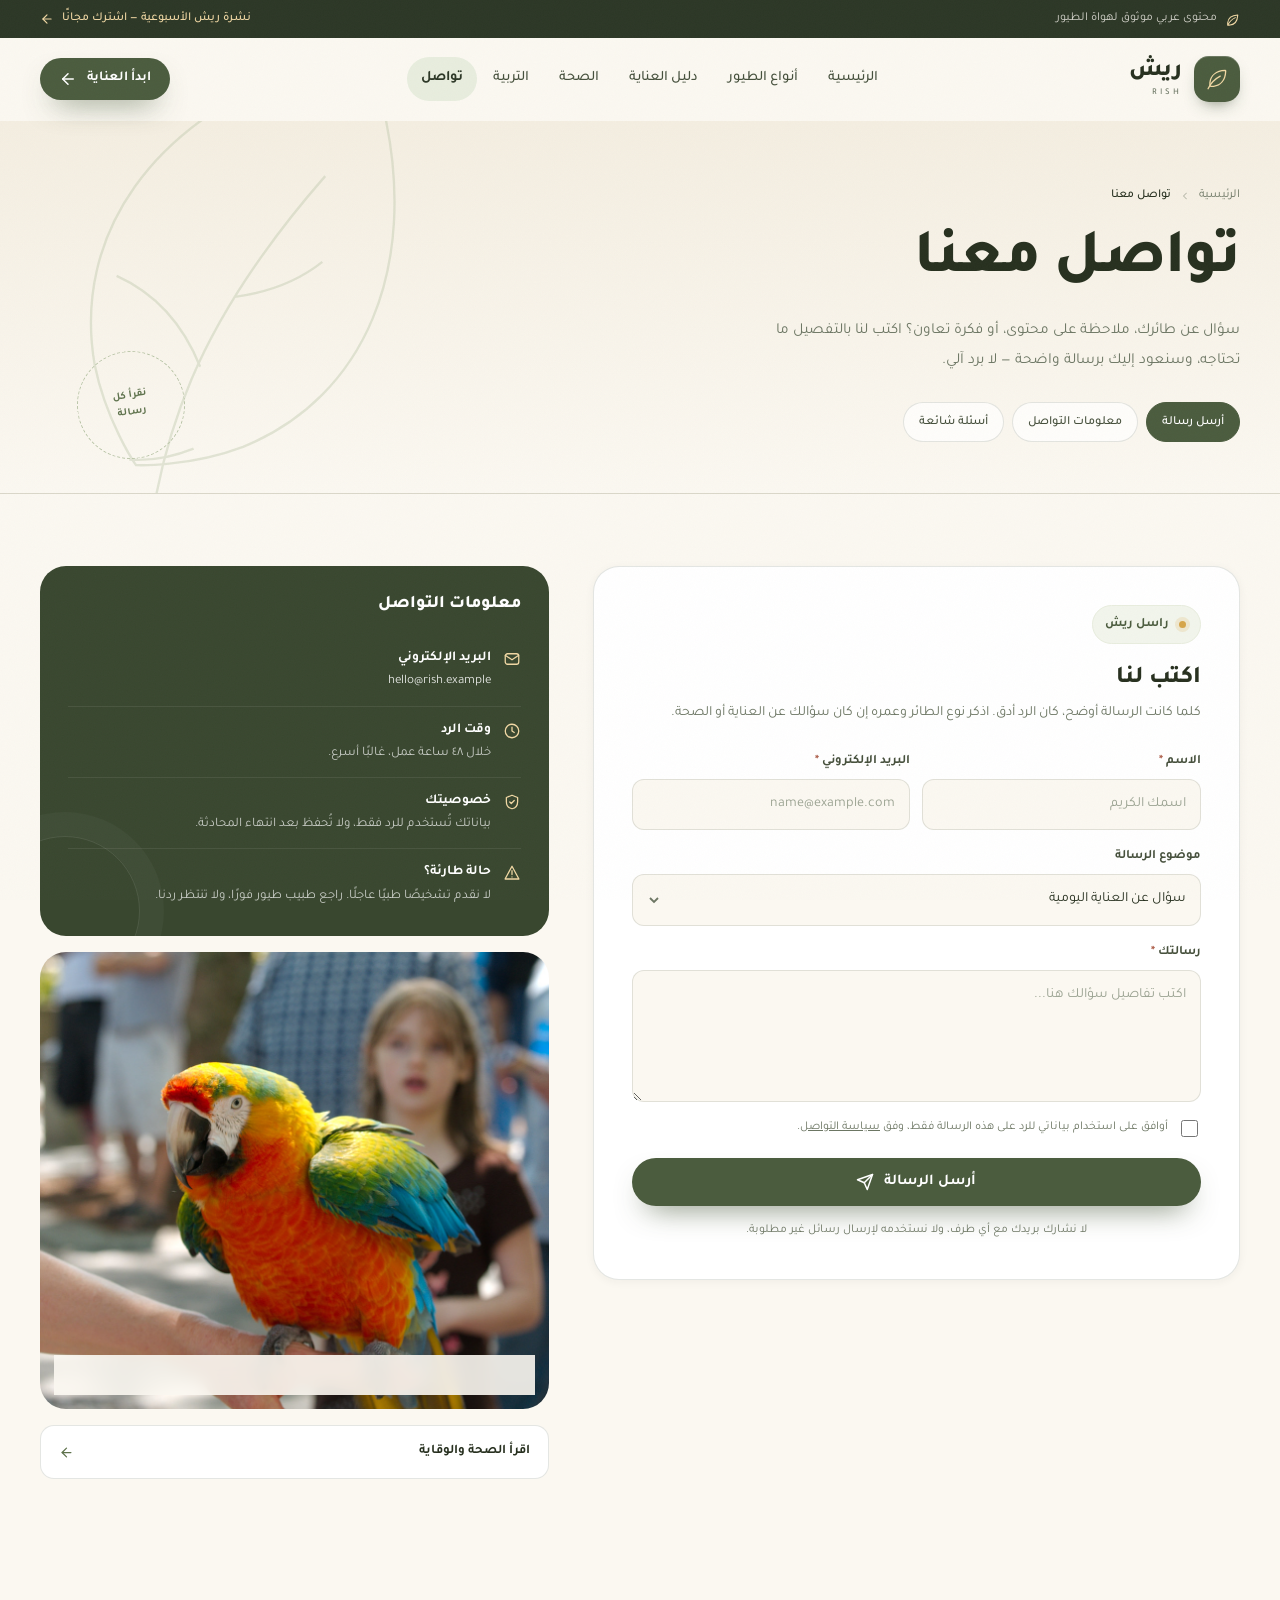
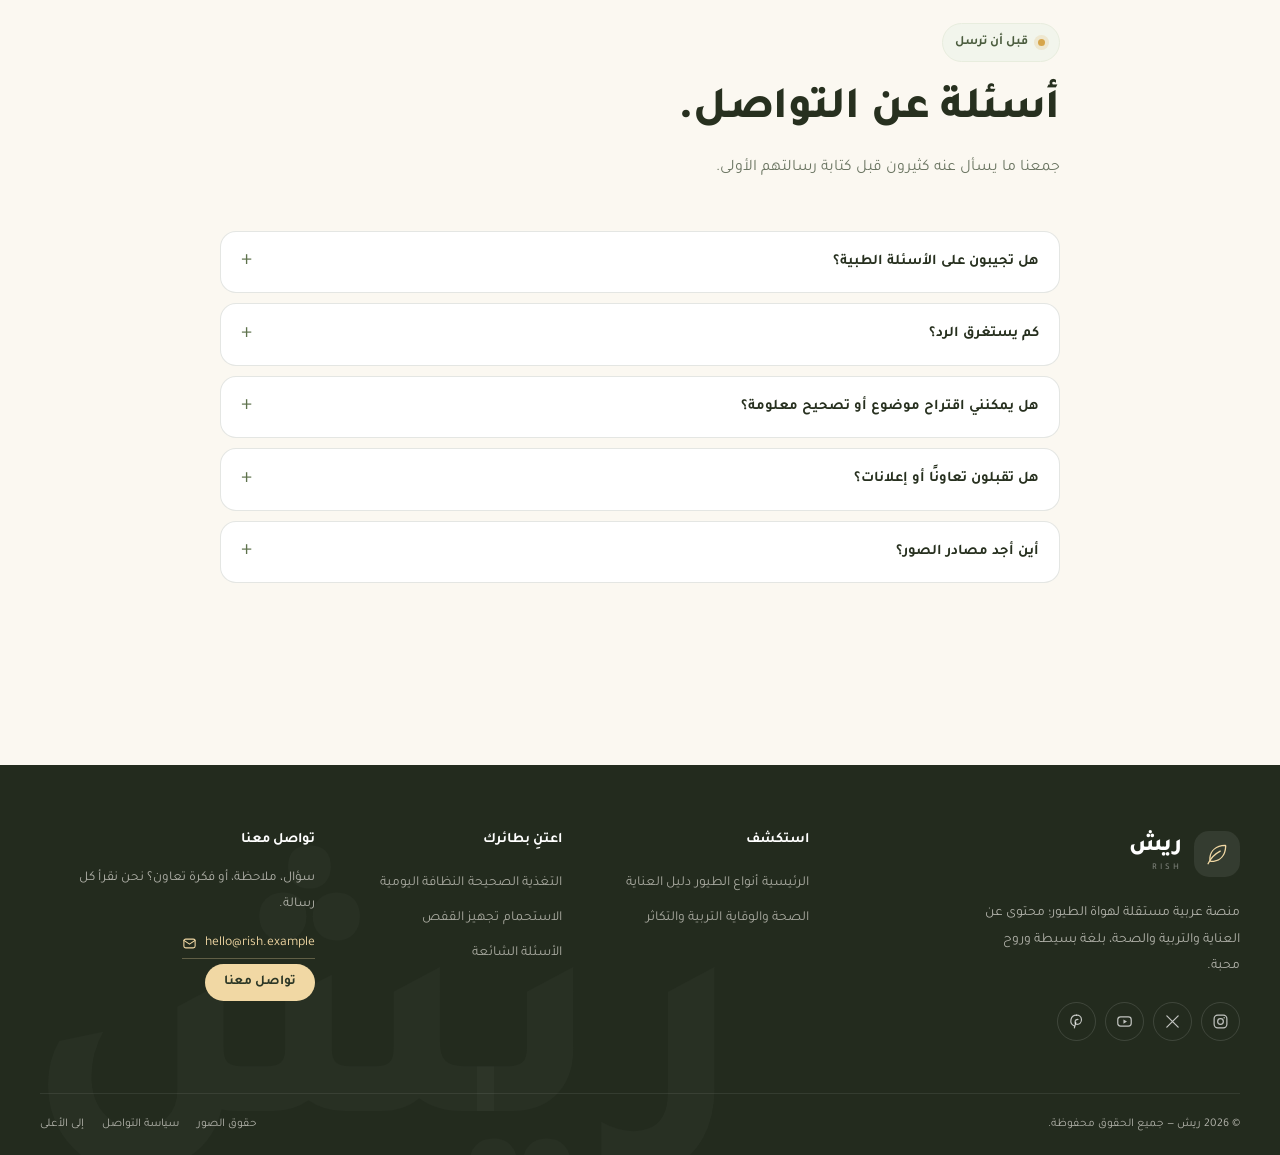
<file: contact.html>
<!DOCTYPE html>
<html lang="ar" dir="rtl">
<head>
  <meta charset="UTF-8">
  <meta name="viewport" content="width=device-width, initial-scale=1.0">
  <title>تواصل معنا — ريش | Rish</title>
  <meta name="description" content="تواصل مع فريق ريش: سؤال عن العناية بالطيور، ملاحظة على المحتوى، أو فكرة تعاون. نقرأ كل رسالة ونرد خلال ٤٨ ساعة.">
  <meta name="theme-color" content="#4b5c3e">
  <link rel="icon" href="data:image/svg+xml,%3Csvg xmlns='http://www.w3.org/2000/svg' viewBox='0 0 64 64'%3E%3Crect width='64' height='64' rx='16' fill='%234b5c3e'/%3E%3Cpath d='M45 16c-12 0-21 6-23 16-1 5 1 9 1 9s4 2 9 1c10-2 15-11 15-23 0-1 0-2-2-3z' fill='none' stroke='%23f1d8a4' stroke-width='2.5'/%3E%3Cpath d='M18 48c5-9 10-14 18-19' stroke='%23f1d8a4' stroke-width='2.5' fill='none'/%3E%3C/svg%3E">
  <link rel="preconnect" href="https://fonts.googleapis.com">
  <link rel="preconnect" href="https://fonts.gstatic.com" crossorigin>
  <link href="https://fonts.googleapis.com/css2?family=Amiri:wght@400;700&family=Tajawal:wght@300;400;500;700;800&display=swap" rel="stylesheet">
  <link rel="stylesheet" href="assets/css/style.css">
  <script>document.documentElement.classList.add("js");</script>
</head>
<body>

  <a class="skip-link" href="#main">تخطَّ إلى المحتوى</a>

  <div class="topbar">
    <div class="container">
      <span class="topbar__note">
        <svg viewBox="0 0 24 24" fill="none" stroke="currentColor" stroke-width="1.7" stroke-linecap="round" stroke-linejoin="round" aria-hidden="true"><path d="M20.2 4.8C10 5.4 5 10.8 4.3 17.1c-.2 2 .2 3.6.2 3.6s1.6.4 3.6.2C14.4 20.2 19.8 15.2 20.4 5z"/><path d="M4.5 21c2.5-5.5 6.5-9.5 12-12"/></svg>
        محتوى عربي موثوق لهواة الطيور
      </span>
      <a class="topbar__link" href="index.html#newsletter">
        نشرة ريش الأسبوعية — اشترك مجانًا
        <svg viewBox="0 0 24 24" fill="none" stroke="currentColor" stroke-width="2" stroke-linecap="round" stroke-linejoin="round" aria-hidden="true"><path d="M19 12H5"/><path d="m12 19-7-7 7-7"/></svg>
      </a>
    </div>
  </div>

  <header class="site-header">
    <div class="container header-inner">
      <a class="brand" href="index.html" aria-label="ريش — الصفحة الرئيسية">
        <span class="brand__mark">
          <svg viewBox="0 0 32 32" fill="none" stroke="currentColor" stroke-width="1.6" stroke-linecap="round" stroke-linejoin="round" aria-hidden="true"><path d="M26 5.5C14.5 6 8.2 12.2 7.3 20.4c-.2 2.4.3 4.3.3 4.3s1.9.5 4.3.3C20 24.1 26.2 17.8 26.7 6.3c0-.6-.1-.8-.7-.8z"/><path d="M5 28c3.2-7 8-11.8 15-15.5"/></svg>
        </span>
        <span class="brand__text">
          <span class="brand__name">ريش</span>
          <span class="brand__latin">RISH</span>
        </span>
      </a>

      <nav class="nav" id="siteNav" aria-label="التنقل الرئيسي">
        <ul>
          <li><a href="index.html">الرئيسية</a></li>
          <li><a href="types.html">أنواع الطيور</a></li>
          <li><a href="care.html">دليل العناية</a></li>
          <li><a href="health.html">الصحة</a></li>
          <li><a href="breeding.html">التربية</a></li>
          <li><a href="contact.html" class="is-active">تواصل</a></li>
        </ul>
      </nav>

      <div class="header-actions">
        <a class="btn btn--primary btn--sm" href="care.html">
          ابدأ العناية
          <svg viewBox="0 0 24 24" fill="none" stroke="currentColor" stroke-width="2" stroke-linecap="round" stroke-linejoin="round" aria-hidden="true"><path d="M19 12H5"/><path d="m12 19-7-7 7-7"/></svg>
        </a>
        <button class="nav-toggle" id="navToggle" aria-controls="siteNav" aria-expanded="false" aria-label="فتح القائمة">
          <span class="nav-toggle__bars"><span></span><span></span><span></span></span>
        </button>
      </div>
    </div>
  </header>

  <main id="main">

    <section class="page-hero">
      <svg class="page-hero__feather" viewBox="0 0 200 240" fill="none" stroke="currentColor" stroke-width="1" aria-hidden="true">
        <path d="M170 18C104 22 58 58 52 113c-2 24 5 45 5 45s21 7 45 5c55-6 91-52 95-118 0-8-2-13-12-13z"/>
        <path d="M43 220C64 148 104 104 166 64"/>
        <path d="M94 126c-2-20-10-35-23-46M116 102c14 2 27 1 39-4M82 158c-10 1-19 0-27-3"/>
      </svg>
      <span class="page-hero__stamp">نقرأ كل<br>رسالة</span>

      <div class="container">
        <div class="page-hero__inner">
          <nav class="crumbs" aria-label="مسار الصفحة">
            <a href="index.html">الرئيسية</a>
            <svg viewBox="0 0 24 24" fill="none" stroke="currentColor" stroke-width="2" stroke-linecap="round" stroke-linejoin="round" aria-hidden="true"><path d="m15 18-6-6 6-6"/></svg>
            <span>تواصل معنا</span>
          </nav>
          <h1>تواصل معنا</h1>
          <p>سؤال عن طائرك، ملاحظة على محتوى، أو فكرة تعاون؟ اكتب لنا بالتفصيل ما تحتاجه، وسنعود إليك برسالة واضحة — لا برد آلي.</p>
          <div class="page-hero__chips">
            <a class="chip chip--solid" href="#message">أرسل رسالة</a>
            <a class="chip" href="#info">معلومات التواصل</a>
            <a class="chip" href="#faq">أسئلة شائعة</a>
          </div>
        </div>
      </div>
    </section>

    <div class="container">
      <div class="contact-grid">

        <div class="form-card" id="message">
          <span class="eyebrow"><span class="eyebrow__dot"></span> راسل ريش</span>
          <h2>اكتب لنا</h2>
          <p>كلما كانت الرسالة أوضح، كان الرد أدق. اذكر نوع الطائر وعمره إن كان سؤالك عن العناية أو الصحة.</p>

          <form data-form>
            <div class="form-row">
              <div class="field">
                <label for="contactName">الاسم <span>*</span></label>
                <input id="contactName" name="name" type="text" placeholder="اسمك الكريم" required autocomplete="name">
              </div>
              <div class="field">
                <label for="contactEmail">البريد الإلكتروني <span>*</span></label>
                <input id="contactEmail" name="email" type="email" placeholder="name@example.com" required autocomplete="email">
              </div>
            </div>

            <div class="field">
              <label for="contactSubject">موضوع الرسالة</label>
              <select id="contactSubject" name="subject">
                <option value="care">سؤال عن العناية اليومية</option>
                <option value="health">سؤال عن الصحة والسلوك</option>
                <option value="breeding">سؤال عن التربية والتكاثر</option>
                <option value="content">ملاحظة على المحتوى</option>
                <option value="collab">فكرة تعاون</option>
                <option value="other">موضوع آخر</option>
              </select>
            </div>

            <div class="field">
              <label for="contactMessage">رسالتك <span>*</span></label>
              <textarea id="contactMessage" name="message" placeholder="اكتب تفاصيل سؤالك هنا..." required></textarea>
            </div>

            <label class="form-consent">
              <input type="checkbox" name="consent" required>
              <span>أوافق على استخدام بياناتي للرد على هذه الرسالة فقط، وفق <a href="#faq" style="text-decoration:underline;">سياسة التواصل</a>.</span>
            </label>

            <button class="btn btn--primary" type="submit" style="width:100%;justify-content:center;">
              أرسل الرسالة
              <svg viewBox="0 0 24 24" fill="none" stroke="currentColor" stroke-width="2" stroke-linecap="round" stroke-linejoin="round" aria-hidden="true"><path d="M22 2 11 13"/><path d="M22 2 15 22l-4-9-9-4z"/></svg>
            </button>

            <p class="muted" style="font-size:0.75rem;margin-top:14px;text-align:center;">
              لا نشارك بريدك مع أي طرف، ولا نستخدمه لإرسال رسائل غير مطلوبة.
            </p>
          </form>
        </div>

        <aside class="contact-aside" id="info">
          <div class="info-card">
            <h3>معلومات التواصل</h3>

            <div class="info-row">
              <svg viewBox="0 0 24 24" fill="none" stroke="currentColor" stroke-width="1.7" stroke-linecap="round" stroke-linejoin="round" aria-hidden="true"><rect x="3" y="5" width="18" height="14" rx="3"/><path d="m3 7 9 6 9-6"/></svg>
              <div>
                <strong>البريد الإلكتروني</strong>
                <a href="mailto:hello@rish.example">hello@rish.example</a>
              </div>
            </div>

            <div class="info-row">
              <svg viewBox="0 0 24 24" fill="none" stroke="currentColor" stroke-width="1.7" stroke-linecap="round" stroke-linejoin="round" aria-hidden="true"><circle cx="12" cy="12" r="9"/><path d="M12 7v5l3 2"/></svg>
              <div>
                <strong>وقت الرد</strong>
                <span>خلال ٤٨ ساعة عمل، غالبًا أسرع.</span>
              </div>
            </div>

            <div class="info-row">
              <svg viewBox="0 0 24 24" fill="none" stroke="currentColor" stroke-width="1.7" stroke-linecap="round" stroke-linejoin="round" aria-hidden="true"><path d="M12 3 4.5 6v5.5c0 4.8 3.2 8.6 7.5 9.5 4.3-.9 7.5-4.7 7.5-9.5V6z"/><path d="m9 12 2 2 4-4"/></svg>
              <div>
                <strong>خصوصيتك</strong>
                <span>بياناتك تُستخدم للرد فقط، ولا تُحفظ بعد انتهاء المحادثة.</span>
              </div>
            </div>

            <div class="info-row">
              <svg viewBox="0 0 24 24" fill="none" stroke="currentColor" stroke-width="1.7" stroke-linecap="round" stroke-linejoin="round" aria-hidden="true"><path d="M12 3 2.8 20h18.4z"/><path d="M12 9v5M12 17.2v.1"/></svg>
              <div>
                <strong>حالة طارئة؟</strong>
                <span>لا نقدم تشخيصًا طبيًا عاجلًا. راجع طبيب طيور فورًا، ولا تنتظر ردنا.</span>
              </div>
            </div>
          </div>

          <figure class="contact-photo">
            <img src="assets/img/bond-girl.jpg" alt="ببغاء ملوّن يقف على يد إنسان وطفلة تراقب في الخلف" width="1024" height="921" loading="lazy">
            <figcaption>الثقة تُبنى بالصبر. إن كان لديك سؤال عن بداية العلاقة مع طائرك، فاسأل مبكرًا.</figcaption>
          </figure>

          <a class="aside-link" href="health.html">
            اقرأ الصحة والوقاية
            <svg viewBox="0 0 24 24" fill="none" stroke="currentColor" stroke-width="2" stroke-linecap="round" stroke-linejoin="round" aria-hidden="true"><path d="M19 12H5"/><path d="m12 19-7-7 7-7"/></svg>
          </a>
        </aside>

      </div>
    </div>

    <section class="section section--tight" id="faq">
      <div class="container" style="max-width:840px;">
        <div class="section-head" data-reveal>
          <div class="section-head__text">
            <span class="eyebrow"><span class="eyebrow__dot"></span> قبل أن ترسل</span>
            <h2>أسئلة عن التواصل.</h2>
            <p>جمعنا ما يسأل عنه كثيرون قبل كتابة رسالتهم الأولى.</p>
          </div>
        </div>

        <details class="faq">
          <summary>هل تجيبون على الأسئلة الطبية؟</summary>
          <p>نقدّم توعية عامة فقط، ولسنا بديلًا عن طبيب طيور. لا يمكن تشخيص حالة عبر البريد. عند وجود أعراض حادة، توجه إلى طبيب مختص فورًا، ويمكنك مراجعة صفحة <a href="health.html" style="text-decoration:underline;">الصحة والوقاية</a> للعلامات التي تستدعي القلق.</p>
        </details>
        <details class="faq">
          <summary>كم يستغرق الرد؟</summary>
          <p>غالبًا خلال ٤٨ ساعة عمل. الأسئلة الواضحة التي تذكر نوع الطائر وعمره والتغذية والبيئة تصل إلى رد أدق أسرع.</p>
        </details>
        <details class="faq">
          <summary>هل يمكنني اقتراح موضوع أو تصحيح معلومة؟</summary>
          <p>نعم، ونرحب بذلك. اختر «ملاحظة على المحتوى» وأرسل الرابط والملاحظة. نراجع كل تصحيح بجدية، ونحدّث الصفحة عند الحاجة.</p>
        </details>
        <details class="faq">
          <summary>هل تقبلون تعاونًا أو إعلانات؟</summary>
          <p>نقبل التعاون الذي يخدم القارئ فعلًا: محتوى تعليمي، صور موثقة، أو أدوات مفيدة. لا نقبل إعلانات منتجات ضارة أو وعودًا علاجية غير مثبتة.</p>
        </details>
        <details class="faq">
          <summary>أين أجد مصادر الصور؟</summary>
          <p>كل الصور حقيقية وموثقة بالمصور والترخيص. تجد القائمة الكاملة في صفحة <a href="credits.html" style="text-decoration:underline;">حقوق الصور</a>.</p>
        </details>
      </div>
    </section>

  </main>

  <footer class="site-footer">
    <div class="container">
      <div class="footer-grid">
        <div class="footer-brand">
          <a class="brand" href="index.html" aria-label="ريش — الصفحة الرئيسية">
            <span class="brand__mark">
              <svg viewBox="0 0 32 32" fill="none" stroke="currentColor" stroke-width="1.6" stroke-linecap="round" stroke-linejoin="round" aria-hidden="true"><path d="M26 5.5C14.5 6 8.2 12.2 7.3 20.4c-.2 2.4.3 4.3.3 4.3s1.9.5 4.3.3C20 24.1 26.2 17.8 26.7 6.3c0-.6-.1-.8-.7-.8z"/><path d="M5 28c3.2-7 8-11.8 15-15.5"/></svg>
            </span>
            <span class="brand__text">
              <span class="brand__name">ريش</span>
              <span class="brand__latin">RISH</span>
            </span>
          </a>
          <p>منصة عربية مستقلة لهواة الطيور؛ محتوى عن العناية والتربية والصحة، بلغة بسيطة وروح محبة.</p>
          <div class="socials">
            <a href="https://instagram.com" target="_blank" rel="noopener" aria-label="إنستغرام">
              <svg viewBox="0 0 24 24" fill="none" stroke="currentColor" stroke-width="1.7" aria-hidden="true"><rect x="3" y="3" width="18" height="18" rx="5"/><circle cx="12" cy="12" r="4"/><circle cx="17.2" cy="6.8" r="1" fill="currentColor" stroke="none"/></svg>
            </a>
            <a href="https://x.com" target="_blank" rel="noopener" aria-label="منصة إكس">
              <svg viewBox="0 0 24 24" fill="none" stroke="currentColor" stroke-width="1.8" stroke-linecap="round" aria-hidden="true"><path d="m4 4 16 16M20 4 4 20"/></svg>
            </a>
            <a href="https://youtube.com" target="_blank" rel="noopener" aria-label="يوتيوب">
              <svg viewBox="0 0 24 24" fill="none" stroke="currentColor" stroke-width="1.7" aria-hidden="true"><rect x="2.5" y="5.5" width="19" height="13" rx="4"/><path d="m10.5 9 5 3-5 3z" fill="currentColor" stroke="none"/></svg>
            </a>
            <a href="https://pinterest.com" target="_blank" rel="noopener" aria-label="بينترست">
              <svg viewBox="0 0 24 24" fill="none" stroke="currentColor" stroke-width="1.7" stroke-linecap="round" aria-hidden="true"><path d="M9 21c1-3 1.5-6 2-7.5"/><path d="M12 3a8 8 0 0 0-3 15.4"/><path d="M12 3a6.5 6.5 0 0 1 1 13c-1.7 0-3-1.3-3-3 0-2 1.5-4 4-4"/></svg>
            </a>
          </div>
        </div>

        <div class="footer">
          <h4>استكشف</h4>
          <div class="footer-links">
            <a href="index.html">الرئيسية</a>
            <a href="types.html">أنواع الطيور</a>
            <a href="care.html">دليل العناية</a>
            <a href="health.html">الصحة والوقاية</a>
            <a href="breeding.html">التربية والتكاثر</a>
          </div>
        </div>

        <div class="footer">
          <h4>اعتنِ بطائرك</h4>
          <div class="footer-links">
            <a href="care.html#nutrition">التغذية الصحيحة</a>
            <a href="care.html#hygiene">النظافة اليومية</a>
            <a href="care.html#bathing">الاستحمام</a>
            <a href="care.html#cage">تجهيز القفص</a>
            <a href="care.html#faq">الأسئلة الشائعة</a>
          </div>
        </div>

        <div class="footer footer-contact">
          <div>
            <h4>تواصل معنا</h4>
            <p>سؤال، ملاحظة، أو فكرة تعاون؟ نحن نقرأ كل رسالة.</p>
            <a class="footer-mail" href="mailto:hello@rish.example">
              <svg viewBox="0 0 24 24" fill="none" stroke="currentColor" stroke-width="1.7" stroke-linecap="round" stroke-linejoin="round" aria-hidden="true"><rect x="3" y="5" width="18" height="14" rx="3"/><path d="m3 7 9 6 9-6"/></svg>
              hello@rish.example
            </a>
          </div>
          <a class="btn btn--gold btn--sm" href="contact.html">تواصل معنا</a>
        </div>
      </div>

      <div class="footer-bottom">
        <span>© <span data-year>2026</span> ريش — جميع الحقوق محفوظة.</span>
        <div class="footer-bottom__links">
          <a href="credits.html">حقوق الصور</a>
          <a href="contact.html">سياسة التواصل</a>
          <a href="#main">إلى الأعلى</a>
        </div>
      </div>
    </div>
  </footer>

  <div class="toast" role="status" aria-live="polite">
    <svg viewBox="0 0 24 24" fill="none" stroke="currentColor" stroke-width="1.8" stroke-linecap="round" stroke-linejoin="round" aria-hidden="true"><path d="M20 6 9 17l-5-5"/></svg>
    <span data-toast-text>وصلتنا رسالتك. سنرد خلال ٤٨ ساعة إن شاء الله.</span>
  </div>

  <button class="to-top" type="button" aria-label="العودة إلى الأعلى">
    <svg viewBox="0 0 24 24" fill="none" stroke="currentColor" stroke-width="2" stroke-linecap="round" stroke-linejoin="round" aria-hidden="true"><path d="M12 19V5"/><path d="m5 12 7-7 7 7"/></svg>
  </button>

  <script src="assets/js/main.js" defer></script>
</body>
</html>
</file>
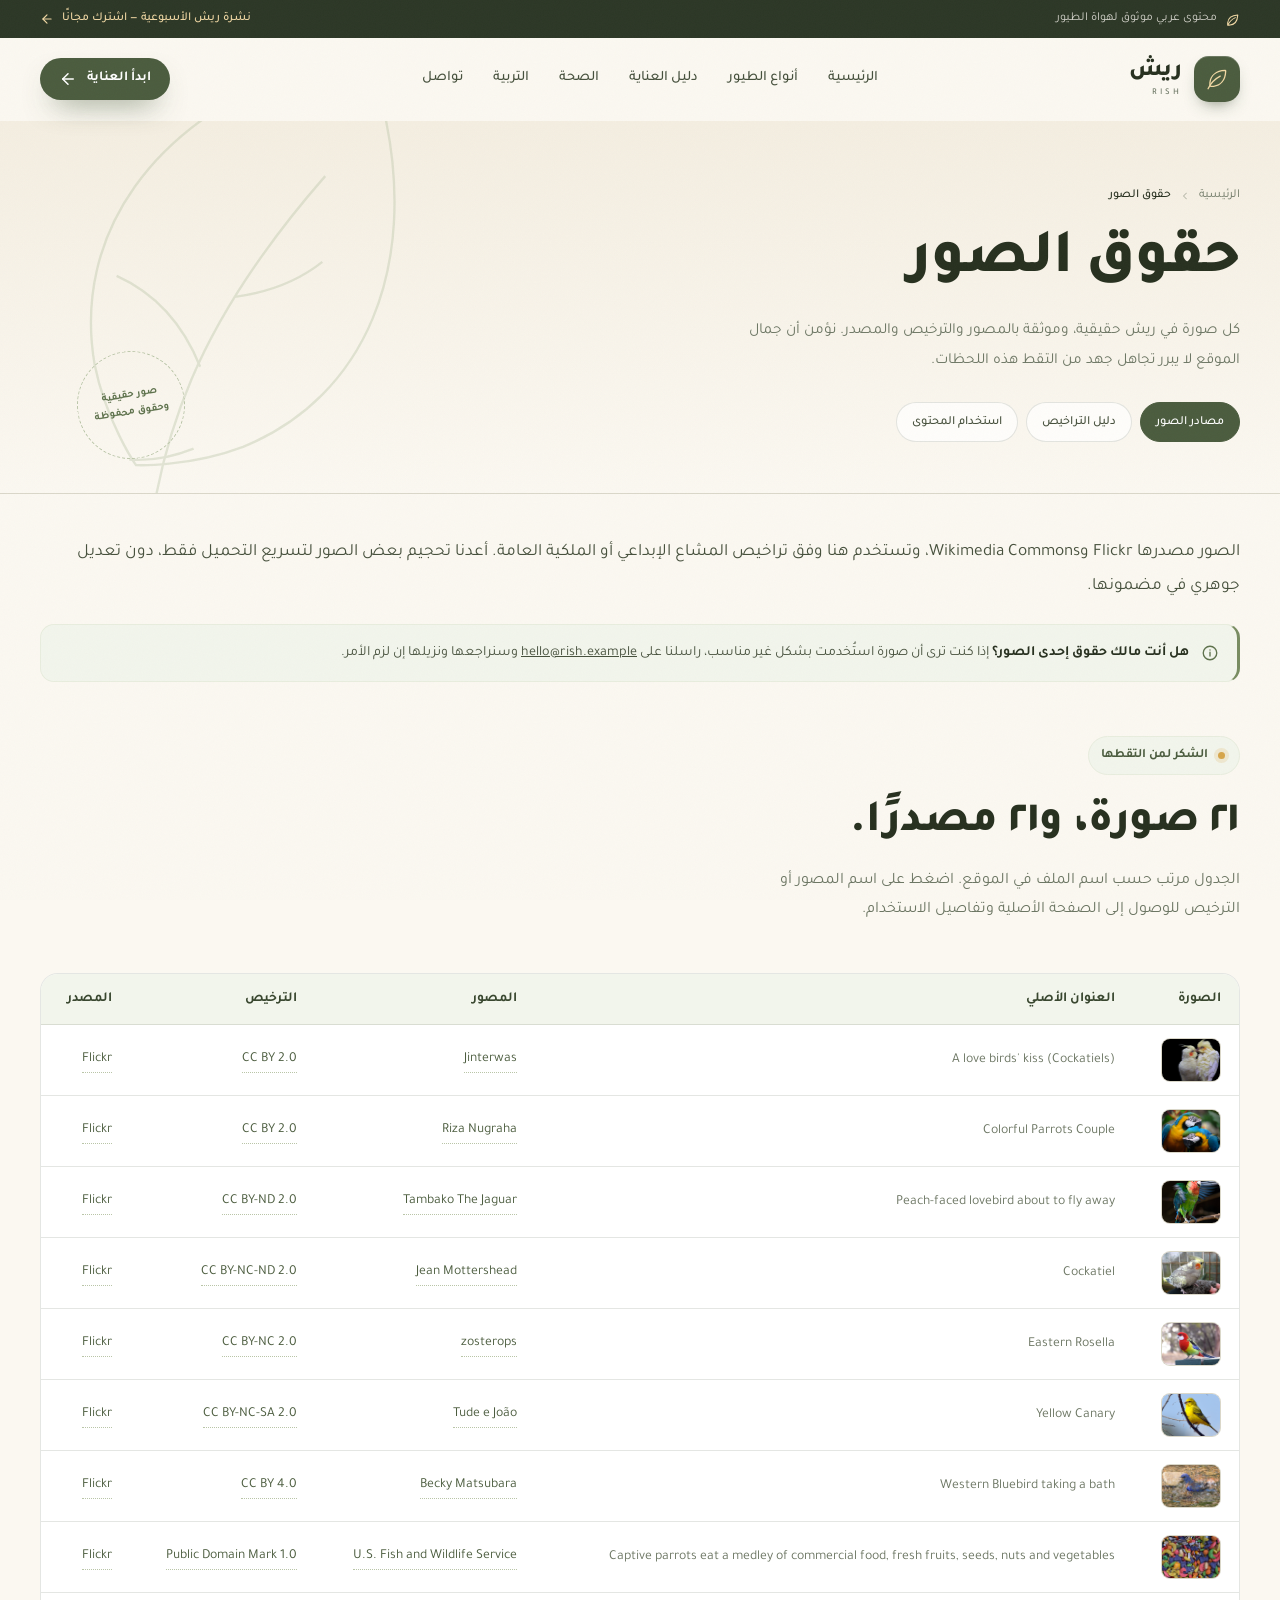
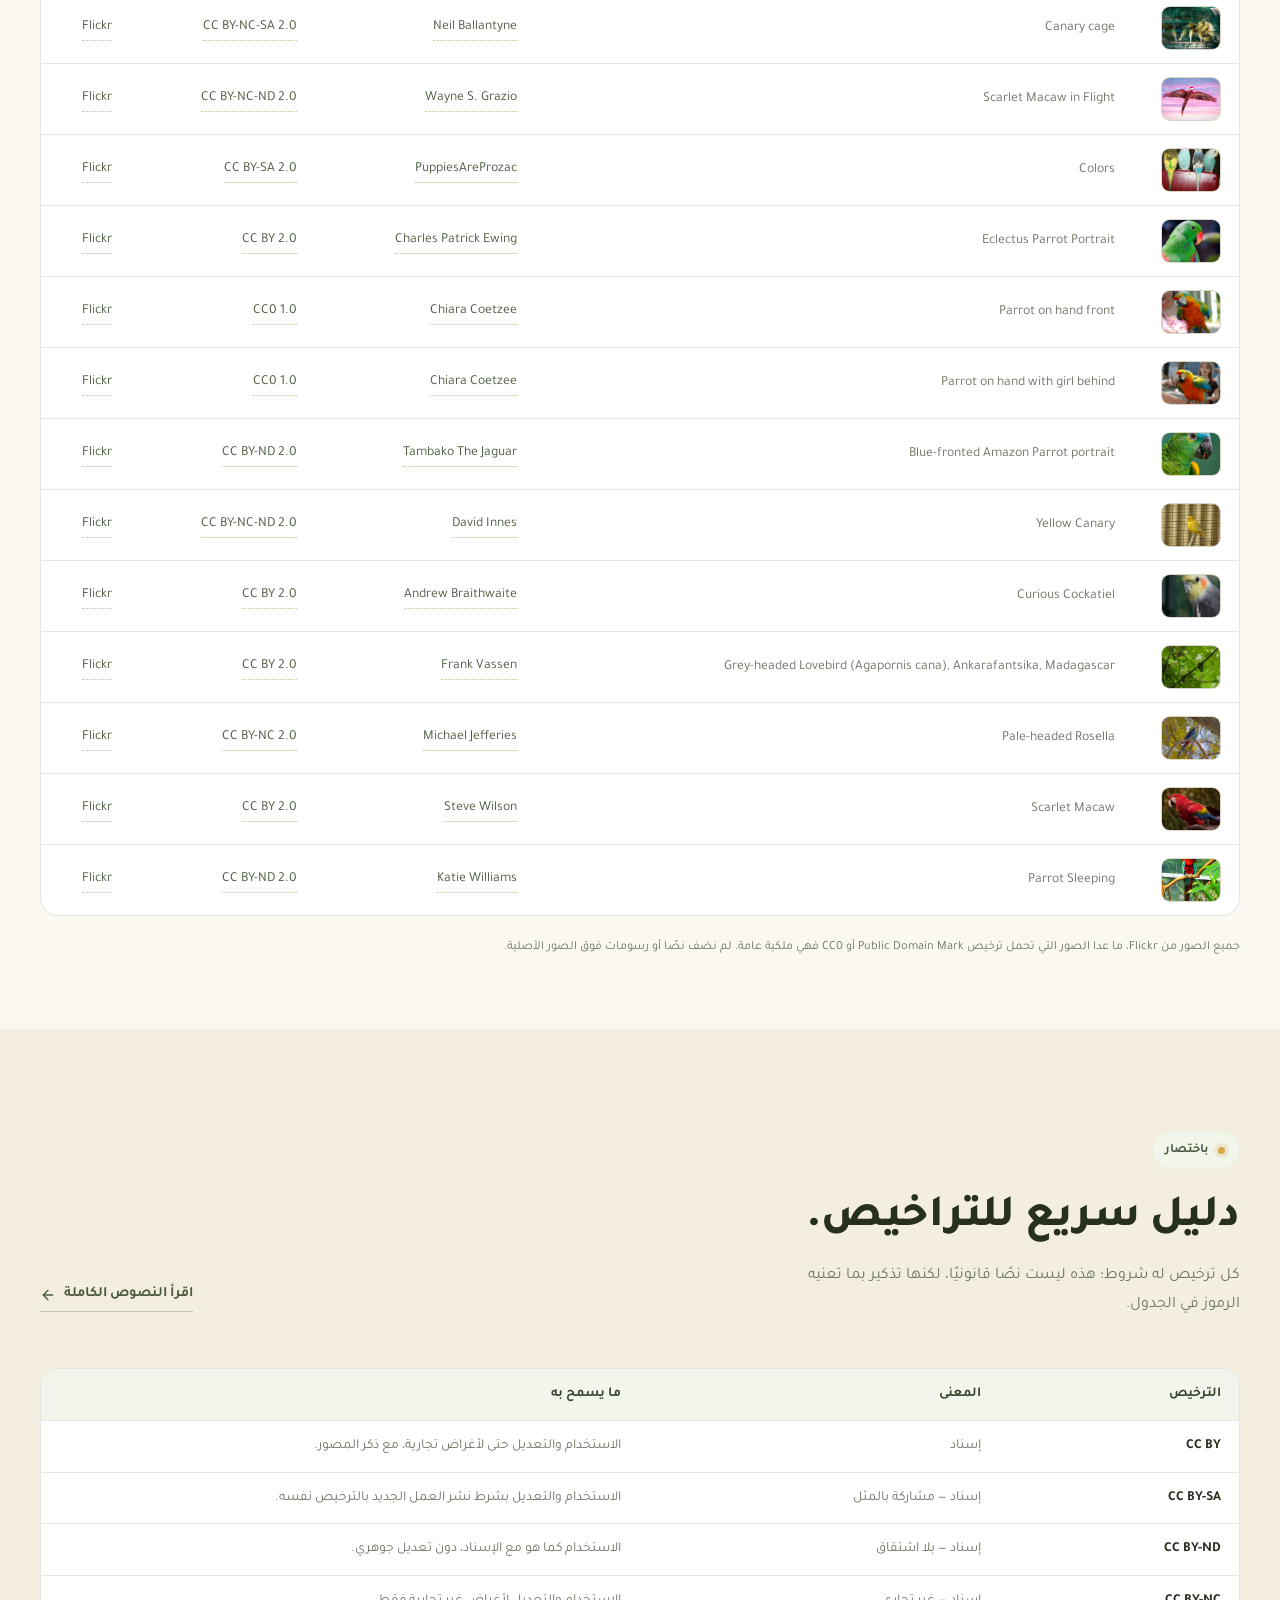
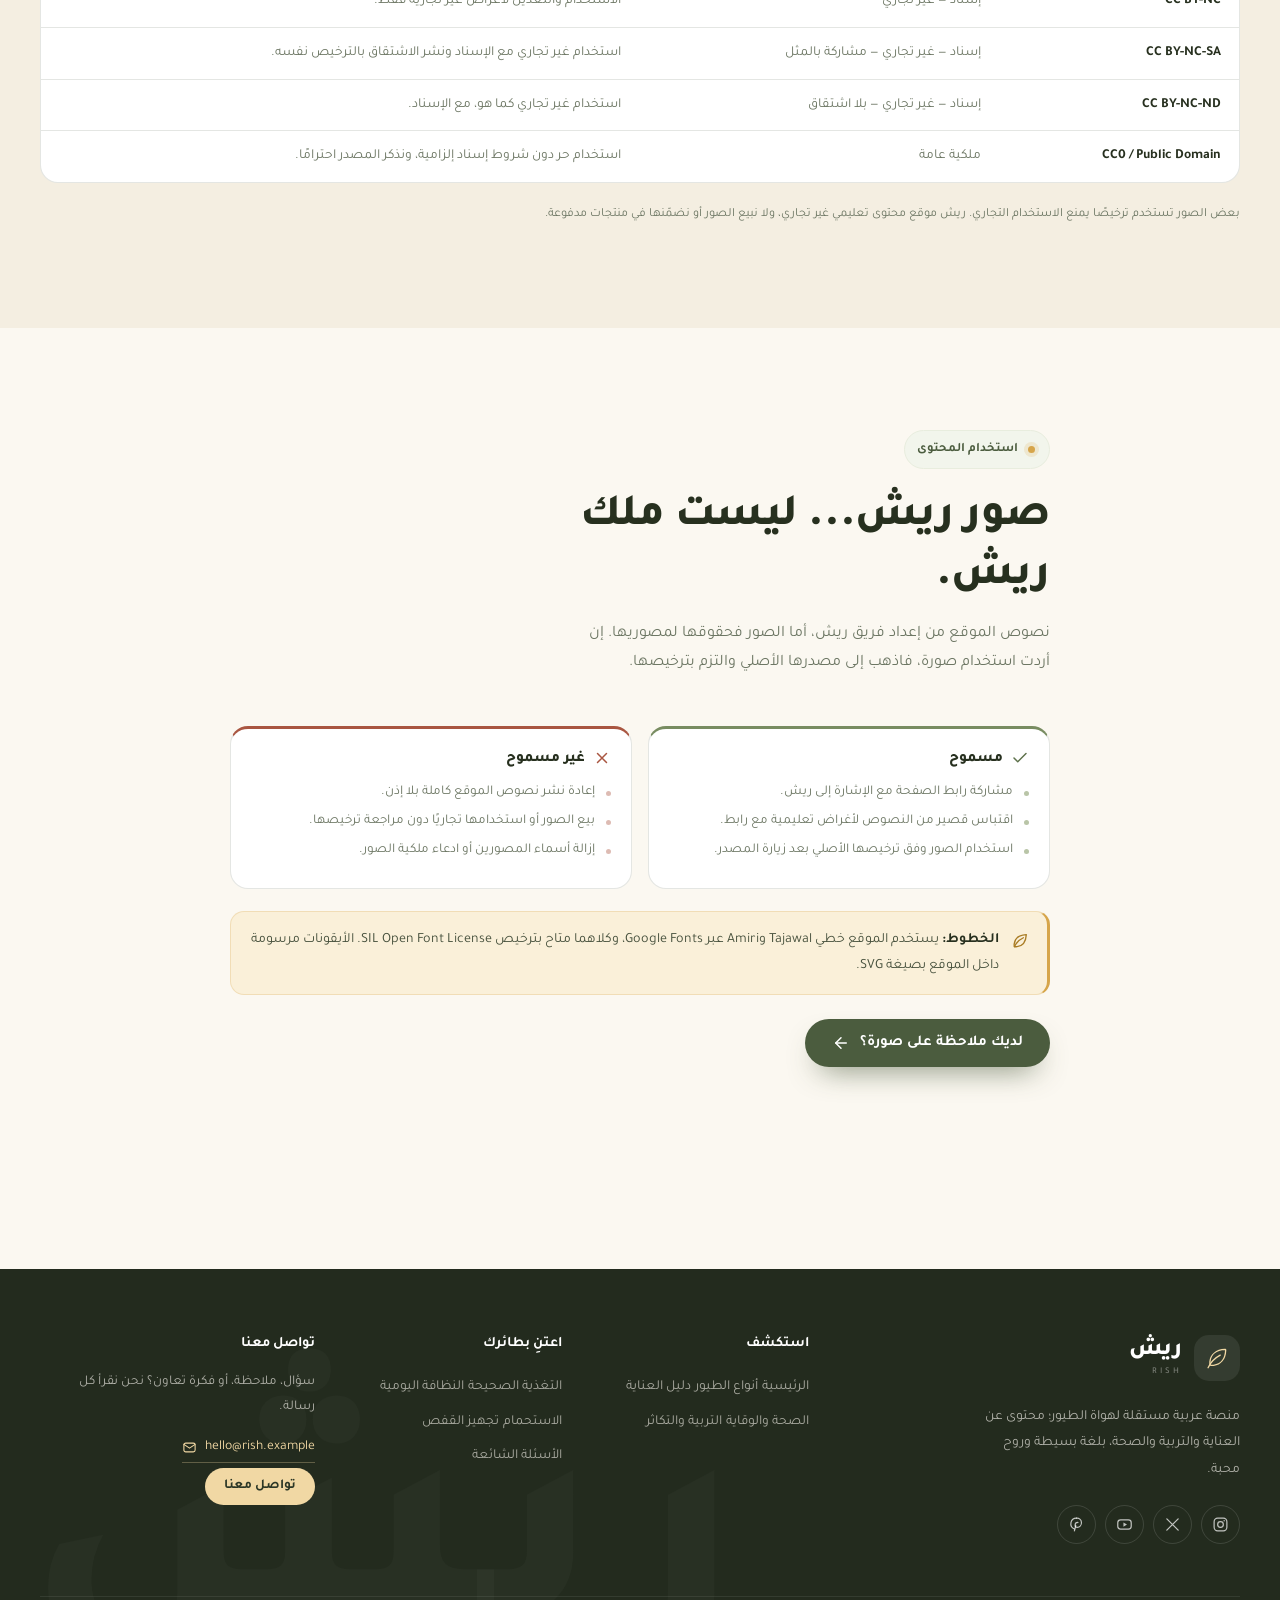
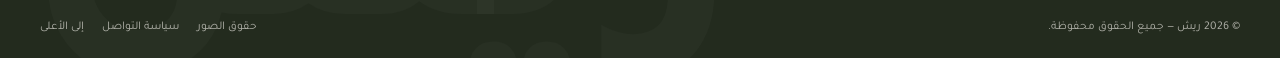
<file: credits.html>
<!DOCTYPE html>
<html lang="ar" dir="rtl">
<head>
  <meta charset="UTF-8">
  <meta name="viewport" content="width=device-width, initial-scale=1.0">
  <title>حقوق الصور — ريش | Rish</title>
  <meta name="description" content="مصادر الصور في موقع ريش: أسماء المصورين، التراخيص، وروابط الصور الأصلية على Flickr وWikimedia Commons.">
  <meta name="theme-color" content="#4b5c3e">
  <link rel="icon" href="data:image/svg+xml,%3Csvg xmlns='http://www.w3.org/2000/svg' viewBox='0 0 64 64'%3E%3Crect width='64' height='64' rx='16' fill='%234b5c3e'/%3E%3Cpath d='M45 16c-12 0-21 6-23 16-1 5 1 9 1 9s4 2 9 1c10-2 15-11 15-23 0-1 0-2-2-3z' fill='none' stroke='%23f1d8a4' stroke-width='2.5'/%3E%3Cpath d='M18 48c5-9 10-14 18-19' stroke='%23f1d8a4' stroke-width='2.5' fill='none'/%3E%3C/svg%3E">
  <link rel="preconnect" href="https://fonts.googleapis.com">
  <link rel="preconnect" href="https://fonts.gstatic.com" crossorigin>
  <link href="https://fonts.googleapis.com/css2?family=Amiri:wght@400;700&family=Tajawal:wght@300;400;500;700;800&display=swap" rel="stylesheet">
  <link rel="stylesheet" href="assets/css/style.css">
  <script>document.documentElement.classList.add("js");</script>
</head>
<body>

  <a class="skip-link" href="#main">تخطَّ إلى المحتوى</a>

  <div class="topbar">
    <div class="container">
      <span class="topbar__note">
        <svg viewBox="0 0 24 24" fill="none" stroke="currentColor" stroke-width="1.7" stroke-linecap="round" stroke-linejoin="round" aria-hidden="true"><path d="M20.2 4.8C10 5.4 5 10.8 4.3 17.1c-.2 2 .2 3.6.2 3.6s1.6.4 3.6.2C14.4 20.2 19.8 15.2 20.4 5z"/><path d="M4.5 21c2.5-5.5 6.5-9.5 12-12"/></svg>
        محتوى عربي موثوق لهواة الطيور
      </span>
      <a class="topbar__link" href="index.html#newsletter">
        نشرة ريش الأسبوعية — اشترك مجانًا
        <svg viewBox="0 0 24 24" fill="none" stroke="currentColor" stroke-width="2" stroke-linecap="round" stroke-linejoin="round" aria-hidden="true"><path d="M19 12H5"/><path d="m12 19-7-7 7-7"/></svg>
      </a>
    </div>
  </div>

  <header class="site-header">
    <div class="container header-inner">
      <a class="brand" href="index.html" aria-label="ريش — الصفحة الرئيسية">
        <span class="brand__mark">
          <svg viewBox="0 0 32 32" fill="none" stroke="currentColor" stroke-width="1.6" stroke-linecap="round" stroke-linejoin="round" aria-hidden="true"><path d="M26 5.5C14.5 6 8.2 12.2 7.3 20.4c-.2 2.4.3 4.3.3 4.3s1.9.5 4.3.3C20 24.1 26.2 17.8 26.7 6.3c0-.6-.1-.8-.7-.8z"/><path d="M5 28c3.2-7 8-11.8 15-15.5"/></svg>
        </span>
        <span class="brand__text">
          <span class="brand__name">ريش</span>
          <span class="brand__latin">RISH</span>
        </span>
      </a>

      <nav class="nav" id="siteNav" aria-label="التنقل الرئيسي">
        <ul>
          <li><a href="index.html">الرئيسية</a></li>
          <li><a href="types.html">أنواع الطيور</a></li>
          <li><a href="care.html">دليل العناية</a></li>
          <li><a href="health.html">الصحة</a></li>
          <li><a href="breeding.html">التربية</a></li>
          <li><a href="contact.html">تواصل</a></li>
        </ul>
      </nav>

      <div class="header-actions">
        <a class="btn btn--primary btn--sm" href="care.html">
          ابدأ العناية
          <svg viewBox="0 0 24 24" fill="none" stroke="currentColor" stroke-width="2" stroke-linecap="round" stroke-linejoin="round" aria-hidden="true"><path d="M19 12H5"/><path d="m12 19-7-7 7-7"/></svg>
        </a>
        <button class="nav-toggle" id="navToggle" aria-controls="siteNav" aria-expanded="false" aria-label="فتح القائمة">
          <span class="nav-toggle__bars"><span></span><span></span><span></span></span>
        </button>
      </div>
    </div>
  </header>

  <main id="main">

    <section class="page-hero">
      <svg class="page-hero__feather" viewBox="0 0 200 240" fill="none" stroke="currentColor" stroke-width="1" aria-hidden="true">
        <path d="M170 18C104 22 58 58 52 113c-2 24 5 45 5 45s21 7 45 5c55-6 91-52 95-118 0-8-2-13-12-13z"/>
        <path d="M43 220C64 148 104 104 166 64"/>
        <path d="M94 126c-2-20-10-35-23-46M116 102c14 2 27 1 39-4M82 158c-10 1-19 0-27-3"/>
      </svg>
      <span class="page-hero__stamp">صور حقيقية<br>وحقوق محفوظة</span>

      <div class="container">
        <div class="page-hero__inner">
          <nav class="crumbs" aria-label="مسار الصفحة">
            <a href="index.html">الرئيسية</a>
            <svg viewBox="0 0 24 24" fill="none" stroke="currentColor" stroke-width="2" stroke-linecap="round" stroke-linejoin="round" aria-hidden="true"><path d="m15 18-6-6 6-6"/></svg>
            <span>حقوق الصور</span>
          </nav>
          <h1>حقوق الصور</h1>
          <p>كل صورة في ريش حقيقية، وموثقة بالمصور والترخيص والمصدر. نؤمن أن جمال الموقع لا يبرر تجاهل جهد من التقط هذه اللحظات.</p>
          <div class="page-hero__chips">
            <a class="chip chip--solid" href="#photos">مصادر الصور</a>
            <a class="chip" href="#licenses">دليل التراخيص</a>
            <a class="chip" href="#usage">استخدام المحتوى</a>
          </div>
        </div>
      </div>
    </section>

    <div class="container credits-intro">
      <p class="lead">الصور مصدرها Flickr وWikimedia Commons، وتستخدم هنا وفق تراخيص المشاع الإبداعي أو الملكية العامة. أعدنا تحجيم بعض الصور لتسريع التحميل فقط، دون تعديل جوهري في مضمونها.</p>
      <div class="note">
        <svg viewBox="0 0 24 24" fill="none" stroke="currentColor" stroke-width="1.8" stroke-linecap="round" stroke-linejoin="round" aria-hidden="true"><circle cx="12" cy="12" r="9"/><path d="M12 11v5M12 8v.1"/></svg>
        <span><strong>هل أنت مالك حقوق إحدى الصور؟</strong> إذا كنت ترى أن صورة استُخدمت بشكل غير مناسب، راسلنا على <a href="mailto:hello@rish.example" style="text-decoration:underline;">hello@rish.example</a> وسنراجعها ونزيلها إن لزم الأمر.</span>
      </div>
    </div>

    <div class="container credits-list" id="photos">
      <div class="section-head" data-reveal>
        <div class="section-head__text">
          <span class="eyebrow"><span class="eyebrow__dot"></span> الشكر لمن التقطها</span>
          <h2>٢١ صورة، و٢١ مصدرًا.</h2>
          <p>الجدول مرتب حسب اسم الملف في الموقع. اضغط على اسم المصور أو الترخيص للوصول إلى الصفحة الأصلية وتفاصيل الاستخدام.</p>
        </div>
      </div>

      <div class="table-wrap">
        <table>
          <thead>
            <tr>
              <th scope="col">الصورة</th>
              <th scope="col">العنوان الأصلي</th>
              <th scope="col">المصور</th>
              <th scope="col">الترخيص</th>
              <th scope="col">المصدر</th>
            </tr>
          </thead>
          <tbody>
            <tr>
              <td><img class="credit-thumb" src="assets/img/hero-cockatiels.jpg" alt="" width="60" height="44" loading="lazy"></td>
              <td>A love birds' kiss (Cockatiels)</td>
              <td><a href="https://www.flickr.com/photos/jinterwas/" target="_blank" rel="noopener">Jinterwas</a></td>
              <td><a href="https://creativecommons.org/licenses/by/2.0/" target="_blank" rel="noopener">CC BY 2.0</a></td>
              <td><a href="https://www.flickr.com/photos/jinterwas/5448483535/" target="_blank" rel="noopener">Flickr</a></td>
            </tr>
            <tr>
              <td><img class="credit-thumb" src="assets/img/parrot.jpg" alt="" width="60" height="44" loading="lazy"></td>
              <td>Colorful Parrots Couple</td>
              <td><a href="https://www.flickr.com/photos/rnugraha/" target="_blank" rel="noopener">Riza Nugraha</a></td>
              <td><a href="https://creativecommons.org/licenses/by/2.0/" target="_blank" rel="noopener">CC BY 2.0</a></td>
              <td><a href="https://www.flickr.com/photos/rnugraha/3033898918/" target="_blank" rel="noopener">Flickr</a></td>
            </tr>
            <tr>
              <td><img class="credit-thumb" src="assets/img/lovebird.jpg" alt="" width="60" height="44" loading="lazy"></td>
              <td>Peach-faced lovebird about to fly away</td>
              <td><a href="https://www.flickr.com/photos/tambako/" target="_blank" rel="noopener">Tambako The Jaguar</a></td>
              <td><a href="https://creativecommons.org/licenses/by-nd/2.0/" target="_blank" rel="noopener">CC BY-ND 2.0</a></td>
              <td><a href="https://www.flickr.com/photos/tambako/8308090944/" target="_blank" rel="noopener">Flickr</a></td>
            </tr>
            <tr>
              <td><img class="credit-thumb" src="assets/img/cockatiel.jpg" alt="" width="60" height="44" loading="lazy"></td>
              <td>Cockatiel</td>
              <td><a href="https://www.flickr.com/photos/jeanm1/" target="_blank" rel="noopener">Jean Mottershead</a></td>
              <td><a href="https://creativecommons.org/licenses/by-nc-nd/2.0/" target="_blank" rel="noopener">CC BY-NC-ND 2.0</a></td>
              <td><a href="https://www.flickr.com/photos/jeanm1/2239145271/" target="_blank" rel="noopener">Flickr</a></td>
            </tr>
            <tr>
              <td><img class="credit-thumb" src="assets/img/rosella.jpg" alt="" width="60" height="44" loading="lazy"></td>
              <td>Eastern Rosella</td>
              <td><a href="https://www.flickr.com/photos/zosterops/" target="_blank" rel="noopener">zosterops</a></td>
              <td><a href="https://creativecommons.org/licenses/by-nc/2.0/" target="_blank" rel="noopener">CC BY-NC 2.0</a></td>
              <td><a href="https://www.flickr.com/photos/zosterops/2499168562/" target="_blank" rel="noopener">Flickr</a></td>
            </tr>
            <tr>
              <td><img class="credit-thumb" src="assets/img/canary.jpg" alt="" width="60" height="44" loading="lazy"></td>
              <td>Yellow Canary</td>
              <td><a href="https://www.flickr.com/photos/55031801@N02/" target="_blank" rel="noopener">Tude e João</a></td>
              <td><a href="https://creativecommons.org/licenses/by-nc-sa/2.0/" target="_blank" rel="noopener">CC BY-NC-SA 2.0</a></td>
              <td><a href="https://www.flickr.com/photos/55031801@N02/6065417132/" target="_blank" rel="noopener">Flickr</a></td>
            </tr>
            <tr>
              <td><img class="credit-thumb" src="assets/img/bath.jpg" alt="" width="60" height="44" loading="lazy"></td>
              <td>Western Bluebird taking a bath</td>
              <td><a href="https://www.flickr.com/photos/beckymatsubara/" target="_blank" rel="noopener">Becky Matsubara</a></td>
              <td><a href="https://creativecommons.org/licenses/by/4.0/" target="_blank" rel="noopener">CC BY 4.0</a></td>
              <td><a href="https://www.flickr.com/photos/beckymatsubara/42573189712/" target="_blank" rel="noopener">Flickr</a></td>
            </tr>
            <tr>
              <td><img class="credit-thumb" src="assets/img/food.jpg" alt="" width="60" height="44" loading="lazy"></td>
              <td>Captive parrots eat a medley of commercial food, fresh fruits, seeds, nuts and vegetables</td>
              <td><a href="https://www.flickr.com/photos/usfwssoutheast/" target="_blank" rel="noopener">U.S. Fish and Wildlife Service</a></td>
              <td><a href="https://creativecommons.org/publicdomain/mark/1.0/" target="_blank" rel="noopener">Public Domain Mark 1.0</a></td>
              <td><a href="https://www.flickr.com/photos/usfwssoutheast/31283474566/" target="_blank" rel="noopener">Flickr</a></td>
            </tr>
            <tr>
              <td><img class="credit-thumb" src="assets/img/cage.jpg" alt="" width="60" height="44" loading="lazy"></td>
              <td>Canary cage</td>
              <td><a href="https://www.flickr.com/photos/neil_ballantyne/" target="_blank" rel="noopener">Neil Ballantyne</a></td>
              <td><a href="https://creativecommons.org/licenses/by-nc-sa/2.0/" target="_blank" rel="noopener">CC BY-NC-SA 2.0</a></td>
              <td><a href="https://www.flickr.com/photos/neil_ballantyne/5966007661/" target="_blank" rel="noopener">Flickr</a></td>
            </tr>
            <tr>
              <td><img class="credit-thumb" src="assets/img/macaw-sunset.jpg" alt="" width="60" height="44" loading="lazy"></td>
              <td>Scarlet Macaw in Flight</td>
              <td><a href="https://www.flickr.com/photos/fotograzio/" target="_blank" rel="noopener">Wayne S. Grazio</a></td>
              <td><a href="https://creativecommons.org/licenses/by-nc-nd/2.0/" target="_blank" rel="noopener">CC BY-NC-ND 2.0</a></td>
              <td><a href="https://www.flickr.com/photos/fotograzio/36060219442/" target="_blank" rel="noopener">Flickr</a></td>
            </tr>
            <tr>
              <td><img class="credit-thumb" src="assets/img/budgies.jpg" alt="" width="60" height="44" loading="lazy"></td>
              <td>Colors</td>
              <td><a href="https://www.flickr.com/photos/35597202@N02/" target="_blank" rel="noopener">PuppiesAreProzac</a></td>
              <td><a href="https://creativecommons.org/licenses/by-sa/2.0/" target="_blank" rel="noopener">CC BY-SA 2.0</a></td>
              <td><a href="https://www.flickr.com/photos/35597202@N02/4218163544/" target="_blank" rel="noopener">Flickr</a></td>
            </tr>
            <tr>
              <td><img class="credit-thumb" src="assets/img/parrot-green.jpg" alt="" width="60" height="44" loading="lazy"></td>
              <td>Eclectus Parrot Portrait</td>
              <td><a href="https://www.flickr.com/photos/132033298@N04/" target="_blank" rel="noopener">Charles Patrick Ewing</a></td>
              <td><a href="https://creativecommons.org/licenses/by/2.0/" target="_blank" rel="noopener">CC BY 2.0</a></td>
              <td><a href="https://www.flickr.com/photos/132033298@N04/21935473028/" target="_blank" rel="noopener">Flickr</a></td>
            </tr>
            <tr>
              <td><img class="credit-thumb" src="assets/img/bond.jpg" alt="" width="60" height="44" loading="lazy"></td>
              <td>Parrot on hand front</td>
              <td><a href="https://www.flickr.com/photos/dcoetzee/" target="_blank" rel="noopener">Chiara Coetzee</a></td>
              <td><a href="https://creativecommons.org/publicdomain/zero/1.0/" target="_blank" rel="noopener">CC0 1.0</a></td>
              <td><a href="https://www.flickr.com/photos/dcoetzee/3573757194/" target="_blank" rel="noopener">Flickr</a></td>
            </tr>
            <tr>
              <td><img class="credit-thumb" src="assets/img/bond-girl.jpg" alt="" width="60" height="44" loading="lazy"></td>
              <td>Parrot on hand with girl behind</td>
              <td><a href="https://www.flickr.com/photos/dcoetzee/" target="_blank" rel="noopener">Chiara Coetzee</a></td>
              <td><a href="https://creativecommons.org/publicdomain/zero/1.0/" target="_blank" rel="noopener">CC0 1.0</a></td>
              <td><a href="https://www.flickr.com/photos/dcoetzee/3572949435/" target="_blank" rel="noopener">Flickr</a></td>
            </tr>
            <tr>
              <td><img class="credit-thumb" src="assets/img/amazon.jpg" alt="" width="60" height="44" loading="lazy"></td>
              <td>Blue-fronted Amazon Parrot portrait</td>
              <td><a href="https://www.flickr.com/photos/tambako/" target="_blank" rel="noopener">Tambako The Jaguar</a></td>
              <td><a href="https://creativecommons.org/licenses/by-nd/2.0/" target="_blank" rel="noopener">CC BY-ND 2.0</a></td>
              <td><a href="https://www.flickr.com/photos/tambako/11381007516/" target="_blank" rel="noopener">Flickr</a></td>
            </tr>
            <tr>
              <td><img class="credit-thumb" src="assets/img/canary-cage.jpg" alt="" width="60" height="44" loading="lazy"></td>
              <td>Yellow Canary</td>
              <td><a href="https://www.flickr.com/photos/davidinnesperth/" target="_blank" rel="noopener">David Innes</a></td>
              <td><a href="https://creativecommons.org/licenses/by-nc-nd/2.0/" target="_blank" rel="noopener">CC BY-NC-ND 2.0</a></td>
              <td><a href="https://www.flickr.com/photos/davidinnesperth/14978623805/" target="_blank" rel="noopener">Flickr</a></td>
            </tr>
            <tr>
              <td><img class="credit-thumb" src="assets/img/cockatiel-close.jpg" alt="" width="60" height="44" loading="lazy"></td>
              <td>Curious Cockatiel</td>
              <td><a href="https://www.flickr.com/photos/bratha/" target="_blank" rel="noopener">Andrew Braithwaite</a></td>
              <td><a href="https://creativecommons.org/licenses/by/2.0/" target="_blank" rel="noopener">CC BY 2.0</a></td>
              <td><a href="https://www.flickr.com/photos/bratha/3187850664/" target="_blank" rel="noopener">Flickr</a></td>
            </tr>
            <tr>
              <td><img class="credit-thumb" src="assets/img/lovebird-wild.jpg" alt="" width="60" height="44" loading="lazy"></td>
              <td>Grey-headed Lovebird (Agapornis cana), Ankarafantsika, Madagascar</td>
              <td><a href="https://www.flickr.com/photos/42244964@N03/" target="_blank" rel="noopener">Frank Vassen</a></td>
              <td><a href="https://creativecommons.org/licenses/by/2.0/" target="_blank" rel="noopener">CC BY 2.0</a></td>
              <td><a href="https://www.flickr.com/photos/42244964@N03/4309695862/" target="_blank" rel="noopener">Flickr</a></td>
            </tr>
            <tr>
              <td><img class="credit-thumb" src="assets/img/rosella-pale.jpg" alt="" width="60" height="44" loading="lazy"></td>
              <td>Pale-headed Rosella</td>
              <td><a href="https://www.flickr.com/photos/ogcodes/" target="_blank" rel="noopener">Michael Jefferies</a></td>
              <td><a href="https://creativecommons.org/licenses/by-nc/2.0/" target="_blank" rel="noopener">CC BY-NC 2.0</a></td>
              <td><a href="https://www.flickr.com/photos/ogcodes/43784848812/" target="_blank" rel="noopener">Flickr</a></td>
            </tr>
            <tr>
              <td><img class="credit-thumb" src="assets/img/scarlet.jpg" alt="" width="60" height="44" loading="lazy"></td>
              <td>Scarlet Macaw</td>
              <td><a href="https://www.flickr.com/photos/pokerbrit/" target="_blank" rel="noopener">Steve Wilson</a></td>
              <td><a href="https://creativecommons.org/licenses/by/2.0/" target="_blank" rel="noopener">CC BY 2.0</a></td>
              <td><a href="https://www.flickr.com/photos/pokerbrit/18510133108/" target="_blank" rel="noopener">Flickr</a></td>
            </tr>
            <tr>
              <td><img class="credit-thumb" src="assets/img/sleep.jpg" alt="" width="60" height="44" loading="lazy"></td>
              <td>Parrot Sleeping</td>
              <td><a href="https://www.flickr.com/photos/50539135@N08/" target="_blank" rel="noopener">Katie Williams</a></td>
              <td><a href="https://creativecommons.org/licenses/by-nd/2.0/" target="_blank" rel="noopener">CC BY-ND 2.0</a></td>
              <td><a href="https://www.flickr.com/photos/50539135@N08/6159824367/" target="_blank" rel="noopener">Flickr</a></td>
            </tr>
          </tbody>
        </table>
      </div>

      <p class="muted" style="font-size:0.78rem;">جميع الصور من Flickr، ما عدا الصور التي تحمل ترخيص Public Domain Mark أو CC0 فهي ملكية عامة. لم نضف نصًا أو رسومات فوق الصور الأصلية.</p>
    </div>

    <section class="section section--beige" id="licenses">
      <div class="container">
        <div class="section-head" data-reveal>
          <div class="section-head__text">
            <span class="eyebrow"><span class="eyebrow__dot"></span> باختصار</span>
            <h2>دليل سريع للتراخيص.</h2>
            <p>كل ترخيص له شروط؛ هذه ليست نصًا قانونيًا، لكنها تذكير بما تعنيه الرموز في الجدول.</p>
          </div>
          <a class="link-arrow" href="https://creativecommons.org/licenses/" target="_blank" rel="noopener">
            اقرأ النصوص الكاملة
            <svg viewBox="0 0 24 24" fill="none" stroke="currentColor" stroke-width="2" stroke-linecap="round" stroke-linejoin="round" aria-hidden="true"><path d="M19 12H5"/><path d="m12 19-7-7 7-7"/></svg>
          </a>
        </div>

        <div class="table-wrap">
          <table>
            <thead>
              <tr><th scope="col">الترخيص</th><th scope="col">المعنى</th><th scope="col">ما يسمح به</th></tr>
            </thead>
            <tbody>
              <tr><td><strong>CC BY</strong></td><td>إسناد</td><td>الاستخدام والتعديل حتى لأغراض تجارية، مع ذكر المصور.</td></tr>
              <tr><td><strong>CC BY-SA</strong></td><td>إسناد — مشاركة بالمثل</td><td>الاستخدام والتعديل بشرط نشر العمل الجديد بالترخيص نفسه.</td></tr>
              <tr><td><strong>CC BY-ND</strong></td><td>إسناد — بلا اشتقاق</td><td>الاستخدام كما هو مع الإسناد، دون تعديل جوهري.</td></tr>
              <tr><td><strong>CC BY-NC</strong></td><td>إسناد — غير تجاري</td><td>الاستخدام والتعديل لأغراض غير تجارية فقط.</td></tr>
              <tr><td><strong>CC BY-NC-SA</strong></td><td>إسناد — غير تجاري — مشاركة بالمثل</td><td>استخدام غير تجاري مع الإسناد ونشر الاشتقاق بالترخيص نفسه.</td></tr>
              <tr><td><strong>CC BY-NC-ND</strong></td><td>إسناد — غير تجاري — بلا اشتقاق</td><td>استخدام غير تجاري كما هو، مع الإسناد.</td></tr>
              <tr><td><strong>CC0 / Public Domain</strong></td><td>ملكية عامة</td><td>استخدام حر دون شروط إسناد إلزامية، ونذكر المصدر احترامًا.</td></tr>
            </tbody>
          </table>
        </div>

        <p class="muted" style="font-size:0.78rem;">بعض الصور تستخدم ترخيصًا يمنع الاستخدام التجاري. ريش موقع محتوى تعليمي غير تجاري، ولا نبيع الصور أو نضمّنها في منتجات مدفوعة.</p>
      </div>
    </section>

    <section class="section" id="usage">
      <div class="container" style="max-width:820px;">
        <div class="section-head" data-reveal>
          <div class="section-head__text">
            <span class="eyebrow"><span class="eyebrow__dot"></span> استخدام المحتوى</span>
            <h2>صور ريش... ليست ملك ريش.</h2>
            <p>نصوص الموقع من إعداد فريق ريش، أما الصور فحقوقها لمصوريها. إن أردت استخدام صورة، فاذهب إلى مصدرها الأصلي والتزم بترخيصها.</p>
          </div>
        </div>

        <div class="dodont">
          <div class="dd dd--do">
            <h3><svg viewBox="0 0 24 24" fill="none" stroke="currentColor" stroke-width="2" stroke-linecap="round" stroke-linejoin="round" aria-hidden="true"><path d="M20 6 9 17l-5-5"/></svg> مسموح</h3>
            <ul>
              <li>مشاركة رابط الصفحة مع الإشارة إلى ريش.</li>
              <li>اقتباس قصير من النصوص لأغراض تعليمية مع رابط.</li>
              <li>استخدام الصور وفق ترخيصها الأصلي بعد زيارة المصدر.</li>
            </ul>
          </div>
          <div class="dd dd--dont">
            <h3><svg viewBox="0 0 24 24" fill="none" stroke="currentColor" stroke-width="2" stroke-linecap="round" stroke-linejoin="round" aria-hidden="true"><path d="M18 6 6 18M6 6l12 12"/></svg> غير مسموح</h3>
            <ul>
              <li>إعادة نشر نصوص الموقع كاملة بلا إذن.</li>
              <li>بيع الصور أو استخدامها تجاريًا دون مراجعة ترخيصها.</li>
              <li>إزالة أسماء المصورين أو ادعاء ملكية الصور.</li>
            </ul>
          </div>
        </div>

        <div class="note note--gold">
          <svg viewBox="0 0 24 24" fill="none" stroke="currentColor" stroke-width="1.8" stroke-linecap="round" stroke-linejoin="round" aria-hidden="true"><path d="M20.2 4.8C10 5.4 5 10.8 4.3 17.1c-.2 2 .2 3.6.2 3.6s1.6.4 3.6.2C14.4 20.2 19.8 15.2 20.4 5z"/><path d="M4.5 21c2.5-5.5 6.5-9.5 12-12"/></svg>
          <span><strong>الخطوط:</strong> يستخدم الموقع خطي Tajawal وAmiri عبر Google Fonts، وكلاهما متاح بترخيص SIL Open Font License. الأيقونات مرسومة داخل الموقع بصيغة SVG.</span>
        </div>

        <div style="margin-top:24px;">
          <a class="btn btn--primary" href="contact.html">
            لديك ملاحظة على صورة؟
            <svg viewBox="0 0 24 24" fill="none" stroke="currentColor" stroke-width="2" stroke-linecap="round" stroke-linejoin="round" aria-hidden="true"><path d="M19 12H5"/><path d="m12 19-7-7 7-7"/></svg>
          </a>
        </div>
      </div>
    </section>

  </main>

  <footer class="site-footer">
    <div class="container">
      <div class="footer-grid">
        <div class="footer-brand">
          <a class="brand" href="index.html" aria-label="ريش — الصفحة الرئيسية">
            <span class="brand__mark">
              <svg viewBox="0 0 32 32" fill="none" stroke="currentColor" stroke-width="1.6" stroke-linecap="round" stroke-linejoin="round" aria-hidden="true"><path d="M26 5.5C14.5 6 8.2 12.2 7.3 20.4c-.2 2.4.3 4.3.3 4.3s1.9.5 4.3.3C20 24.1 26.2 17.8 26.7 6.3c0-.6-.1-.8-.7-.8z"/><path d="M5 28c3.2-7 8-11.8 15-15.5"/></svg>
            </span>
            <span class="brand__text">
              <span class="brand__name">ريش</span>
              <span class="brand__latin">RISH</span>
            </span>
          </a>
          <p>منصة عربية مستقلة لهواة الطيور؛ محتوى عن العناية والتربية والصحة، بلغة بسيطة وروح محبة.</p>
          <div class="socials">
            <a href="https://instagram.com" target="_blank" rel="noopener" aria-label="إنستغرام">
              <svg viewBox="0 0 24 24" fill="none" stroke="currentColor" stroke-width="1.7" aria-hidden="true"><rect x="3" y="3" width="18" height="18" rx="5"/><circle cx="12" cy="12" r="4"/><circle cx="17.2" cy="6.8" r="1" fill="currentColor" stroke="none"/></svg>
            </a>
            <a href="https://x.com" target="_blank" rel="noopener" aria-label="منصة إكس">
              <svg viewBox="0 0 24 24" fill="none" stroke="currentColor" stroke-width="1.8" stroke-linecap="round" aria-hidden="true"><path d="m4 4 16 16M20 4 4 20"/></svg>
            </a>
            <a href="https://youtube.com" target="_blank" rel="noopener" aria-label="يوتيوب">
              <svg viewBox="0 0 24 24" fill="none" stroke="currentColor" stroke-width="1.7" aria-hidden="true"><rect x="2.5" y="5.5" width="19" height="13" rx="4"/><path d="m10.5 9 5 3-5 3z" fill="currentColor" stroke="none"/></svg>
            </a>
            <a href="https://pinterest.com" target="_blank" rel="noopener" aria-label="بينترست">
              <svg viewBox="0 0 24 24" fill="none" stroke="currentColor" stroke-width="1.7" stroke-linecap="round" aria-hidden="true"><path d="M9 21c1-3 1.5-6 2-7.5"/><path d="M12 3a8 8 0 0 0-3 15.4"/><path d="M12 3a6.5 6.5 0 0 1 1 13c-1.7 0-3-1.3-3-3 0-2 1.5-4 4-4"/></svg>
            </a>
          </div>
        </div>

        <div class="footer">
          <h4>استكشف</h4>
          <div class="footer-links">
            <a href="index.html">الرئيسية</a>
            <a href="types.html">أنواع الطيور</a>
            <a href="care.html">دليل العناية</a>
            <a href="health.html">الصحة والوقاية</a>
            <a href="breeding.html">التربية والتكاثر</a>
          </div>
        </div>

        <div class="footer">
          <h4>اعتنِ بطائرك</h4>
          <div class="footer-links">
            <a href="care.html#nutrition">التغذية الصحيحة</a>
            <a href="care.html#hygiene">النظافة اليومية</a>
            <a href="care.html#bathing">الاستحمام</a>
            <a href="care.html#cage">تجهيز القفص</a>
            <a href="care.html#faq">الأسئلة الشائعة</a>
          </div>
        </div>

        <div class="footer footer-contact">
          <div>
            <h4>تواصل معنا</h4>
            <p>سؤال، ملاحظة، أو فكرة تعاون؟ نحن نقرأ كل رسالة.</p>
            <a class="footer-mail" href="mailto:hello@rish.example">
              <svg viewBox="0 0 24 24" fill="none" stroke="currentColor" stroke-width="1.7" stroke-linecap="round" stroke-linejoin="round" aria-hidden="true"><rect x="3" y="5" width="18" height="14" rx="3"/><path d="m3 7 9 6 9-6"/></svg>
              hello@rish.example
            </a>
          </div>
          <a class="btn btn--gold btn--sm" href="contact.html">تواصل معنا</a>
        </div>
      </div>

      <div class="footer-bottom">
        <span>© <span data-year>2026</span> ريش — جميع الحقوق محفوظة.</span>
        <div class="footer-bottom__links">
          <a href="credits.html">حقوق الصور</a>
          <a href="contact.html">سياسة التواصل</a>
          <a href="#main">إلى الأعلى</a>
        </div>
      </div>
    </div>
  </footer>

  <button class="to-top" type="button" aria-label="العودة إلى الأعلى">
    <svg viewBox="0 0 24 24" fill="none" stroke="currentColor" stroke-width="2" stroke-linecap="round" stroke-linejoin="round" aria-hidden="true"><path d="M12 19V5"/><path d="m5 12 7-7 7 7"/></svg>
  </button>

  <script src="assets/js/main.js" defer></script>
</body>
</html>
</file>
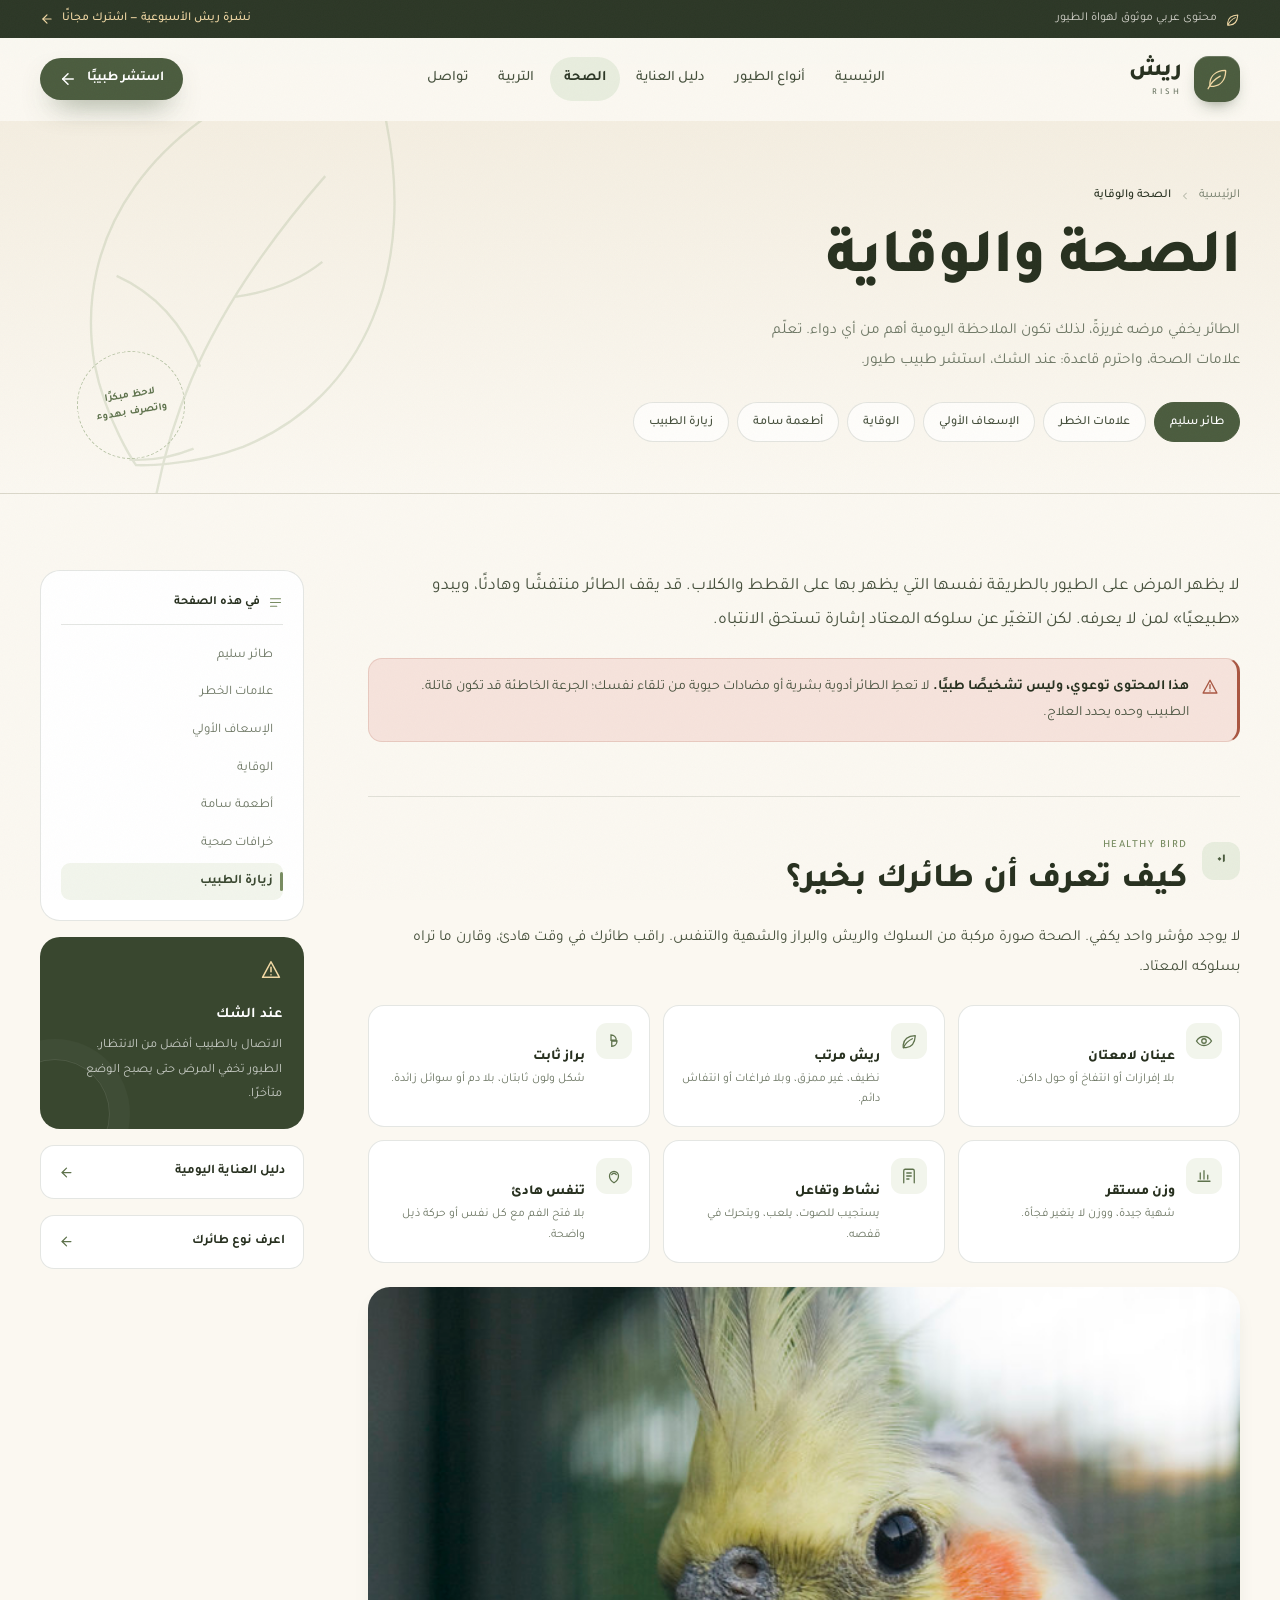
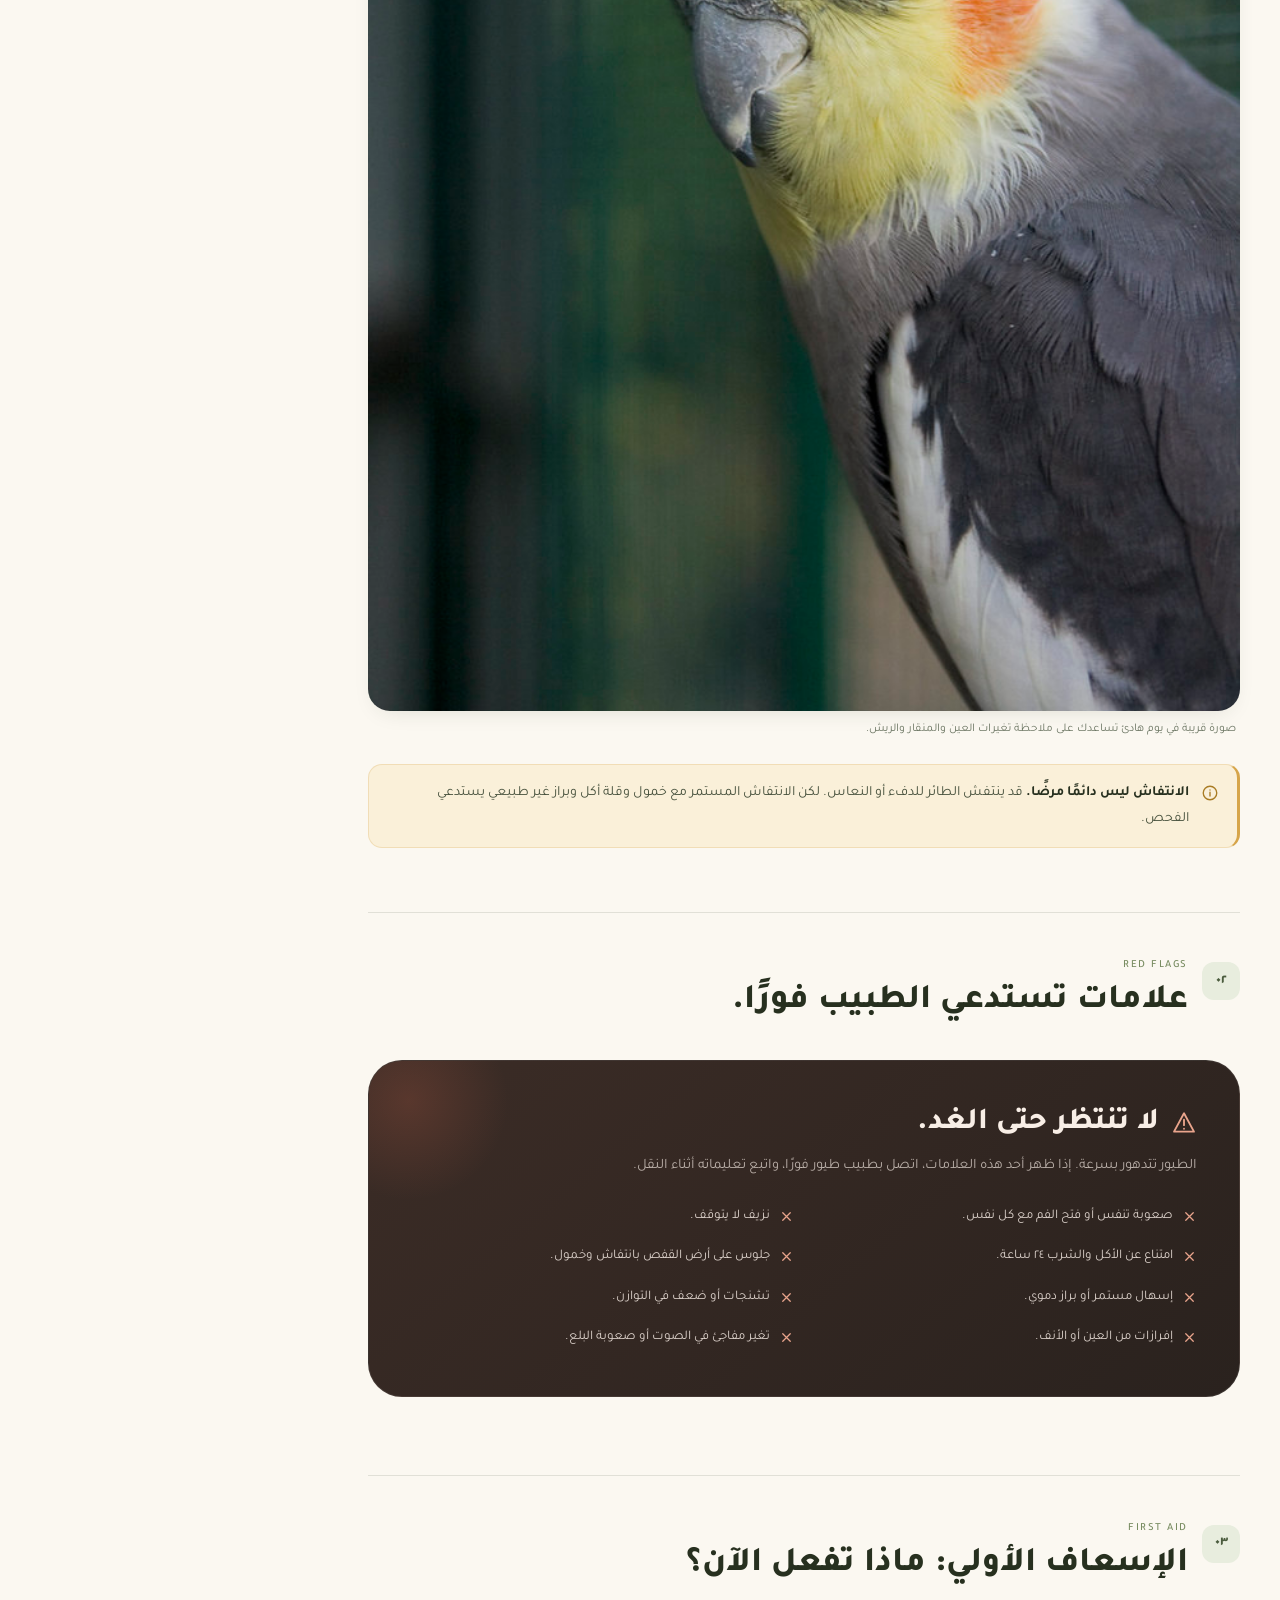
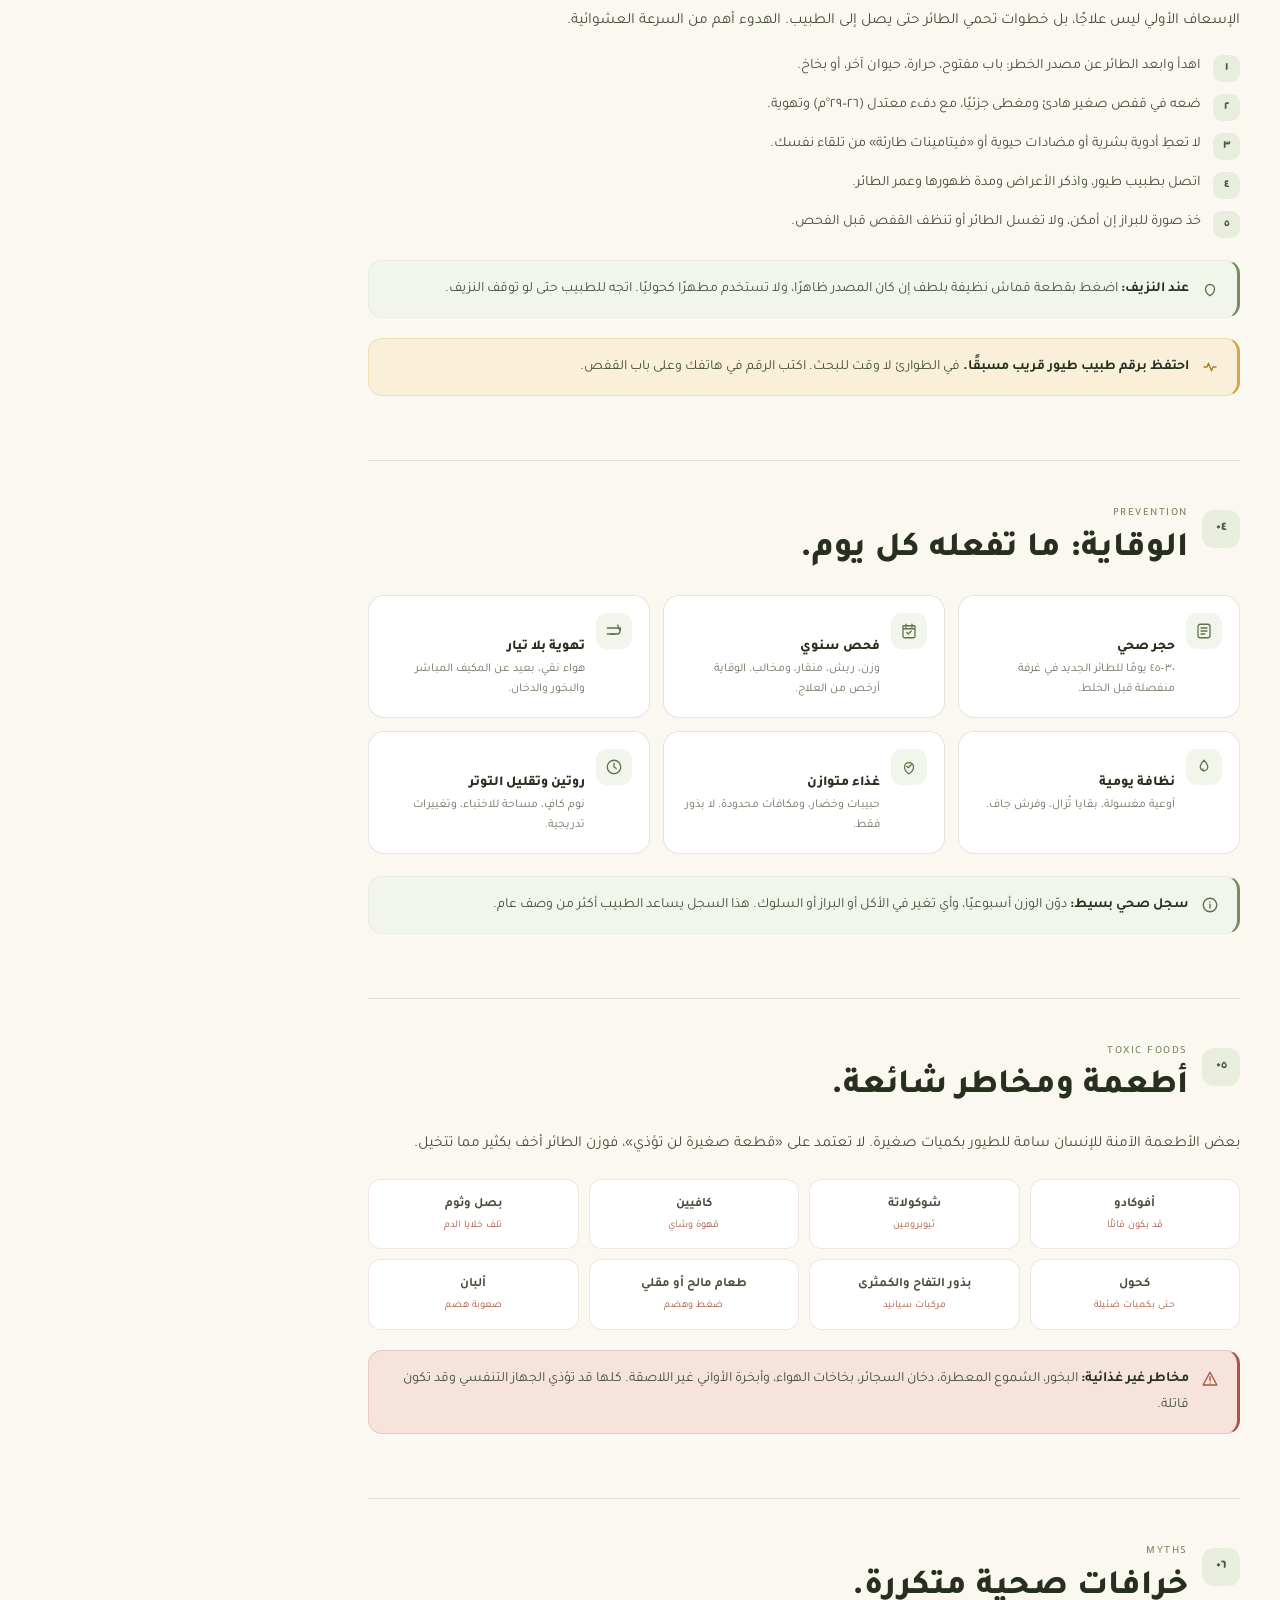
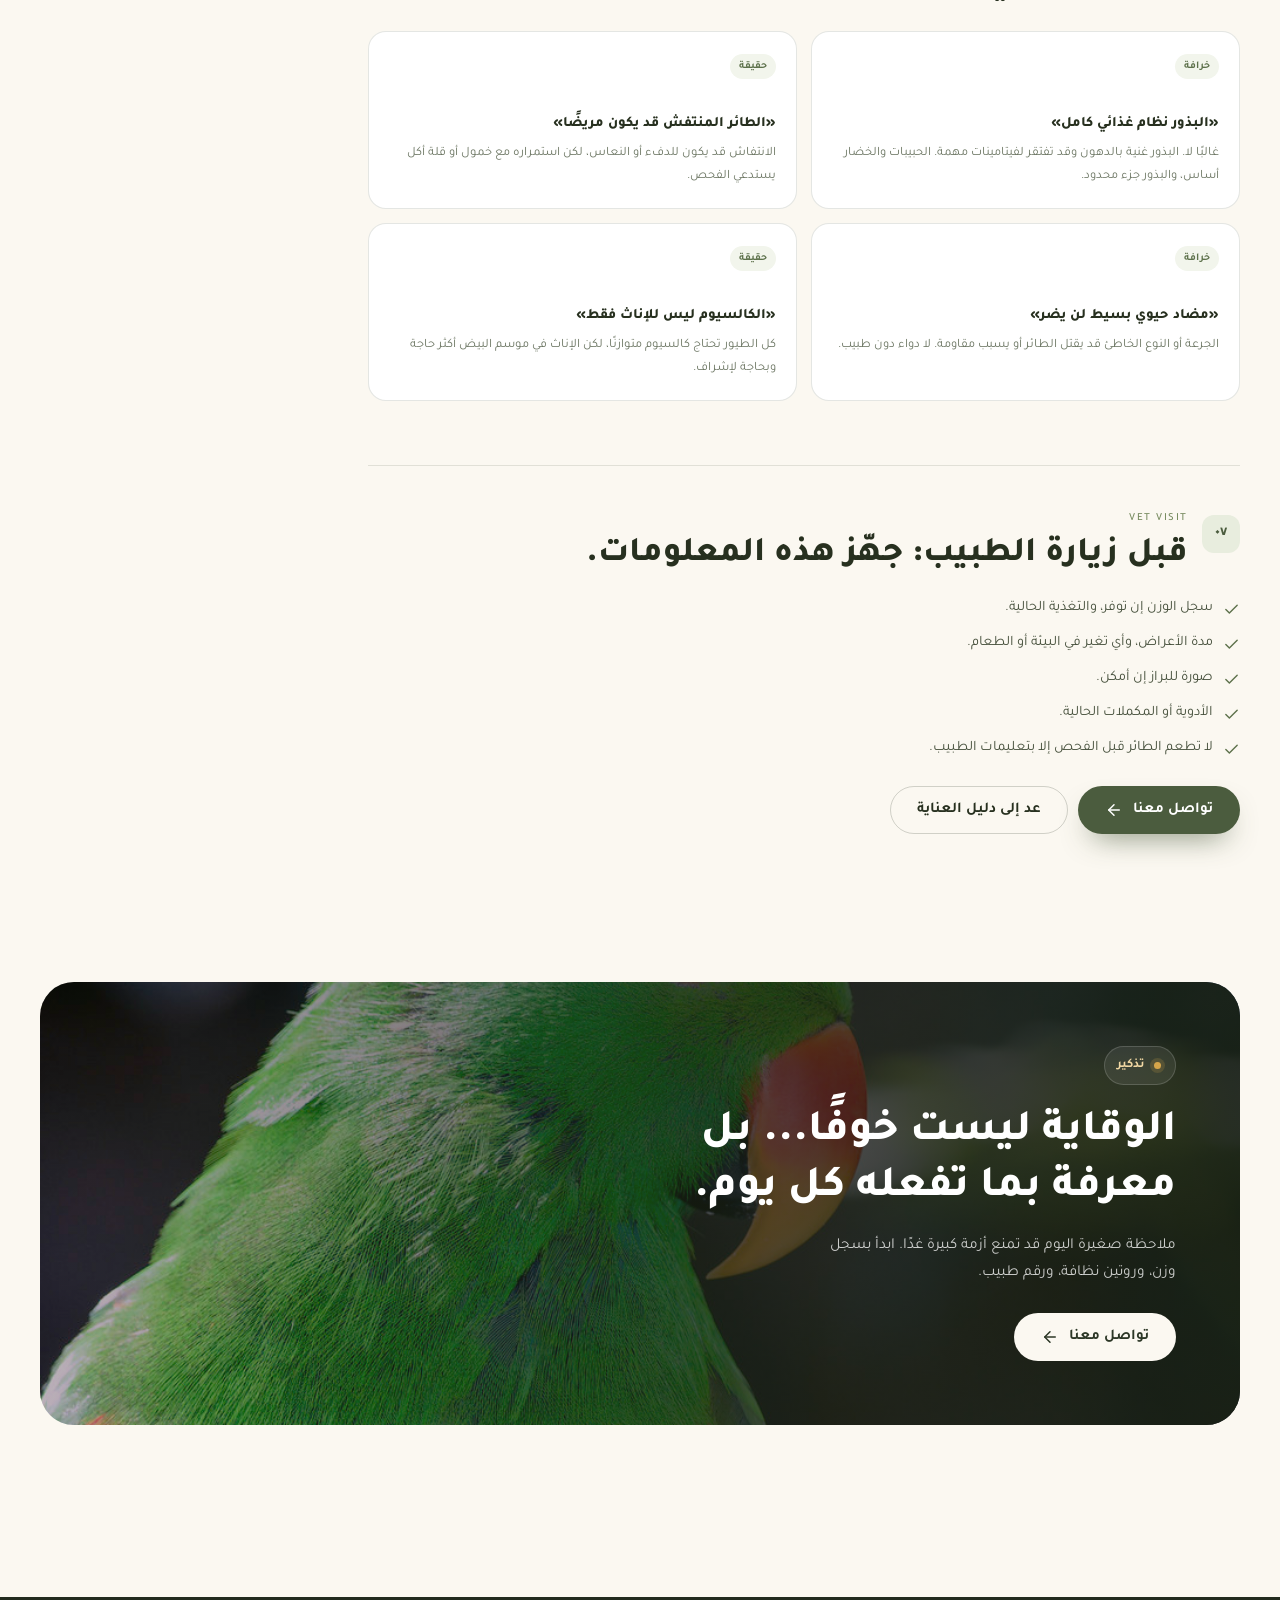
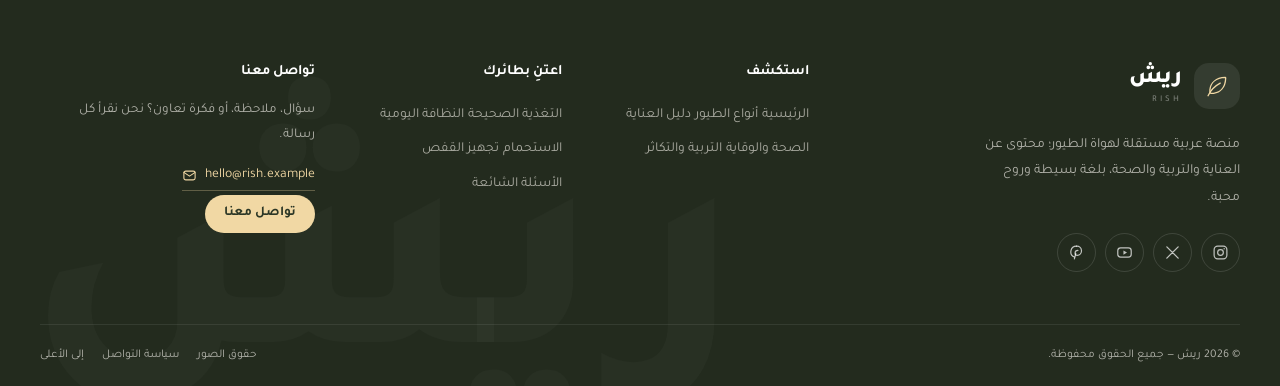
<file: health.html>
<!DOCTYPE html>
<html lang="ar" dir="rtl">
<head>
  <meta charset="UTF-8">
  <meta name="viewport" content="width=device-width, initial-scale=1.0">
  <title>الصحة والوقاية — ريش | Rish</title>
  <meta name="description" content="علامات صحة الطائر، أعراض تستدعي الطبيب فورًا، الإسعاف الأولي، الوقاية، والأطعمة السامة — دليل عربي عملي.">
  <meta name="theme-color" content="#4b5c3e">
  <link rel="icon" href="data:image/svg+xml,%3Csvg xmlns='http://www.w3.org/2000/svg' viewBox='0 0 64 64'%3E%3Crect width='64' height='64' rx='16' fill='%234b5c3e'/%3E%3Cpath d='M45 16c-12 0-21 6-23 16-1 5 1 9 1 9s4 2 9 1c10-2 15-11 15-23 0-1 0-2-2-3z' fill='none' stroke='%23f1d8a4' stroke-width='2.5'/%3E%3Cpath d='M18 48c5-9 10-14 18-19' stroke='%23f1d8a4' stroke-width='2.5' fill='none'/%3E%3C/svg%3E">
  <link rel="preconnect" href="https://fonts.googleapis.com">
  <link rel="preconnect" href="https://fonts.gstatic.com" crossorigin>
  <link href="https://fonts.googleapis.com/css2?family=Amiri:wght@400;700&family=Tajawal:wght@300;400;500;700;800&display=swap" rel="stylesheet">
  <link rel="stylesheet" href="assets/css/style.css">
  <script>document.documentElement.classList.add("js");</script>
</head>
<body>

  <a class="skip-link" href="#main">تخطَّ إلى المحتوى</a>

  <div class="topbar">
    <div class="container">
      <span class="topbar__note">
        <svg viewBox="0 0 24 24" fill="none" stroke="currentColor" stroke-width="1.7" stroke-linecap="round" stroke-linejoin="round" aria-hidden="true"><path d="M20.2 4.8C10 5.4 5 10.8 4.3 17.1c-.2 2 .2 3.6.2 3.6s1.6.4 3.6.2C14.4 20.2 19.8 15.2 20.4 5z"/><path d="M4.5 21c2.5-5.5 6.5-9.5 12-12"/></svg>
        محتوى عربي موثوق لهواة الطيور
      </span>
      <a class="topbar__link" href="index.html#newsletter">
        نشرة ريش الأسبوعية — اشترك مجانًا
        <svg viewBox="0 0 24 24" fill="none" stroke="currentColor" stroke-width="2" stroke-linecap="round" stroke-linejoin="round" aria-hidden="true"><path d="M19 12H5"/><path d="m12 19-7-7 7-7"/></svg>
      </a>
    </div>
  </div>

  <header class="site-header">
    <div class="container header-inner">
      <a class="brand" href="index.html" aria-label="ريش — الصفحة الرئيسية">
        <span class="brand__mark">
          <svg viewBox="0 0 32 32" fill="none" stroke="currentColor" stroke-width="1.6" stroke-linecap="round" stroke-linejoin="round" aria-hidden="true"><path d="M26 5.5C14.5 6 8.2 12.2 7.3 20.4c-.2 2.4.3 4.3.3 4.3s1.9.5 4.3.3C20 24.1 26.2 17.8 26.7 6.3c0-.6-.1-.8-.7-.8z"/><path d="M5 28c3.2-7 8-11.8 15-15.5"/></svg>
        </span>
        <span class="brand__text">
          <span class="brand__name">ريش</span>
          <span class="brand__latin">RISH</span>
        </span>
      </a>

      <nav class="nav" id="siteNav" aria-label="التنقل الرئيسي">
        <ul>
          <li><a href="index.html">الرئيسية</a></li>
          <li><a href="types.html">أنواع الطيور</a></li>
          <li><a href="care.html">دليل العناية</a></li>
          <li><a href="health.html" class="is-active">الصحة</a></li>
          <li><a href="breeding.html">التربية</a></li>
          <li><a href="contact.html">تواصل</a></li>
        </ul>
      </nav>

      <div class="header-actions">
        <a class="btn btn--primary btn--sm" href="contact.html">
          استشر طبيبًا
          <svg viewBox="0 0 24 24" fill="none" stroke="currentColor" stroke-width="2" stroke-linecap="round" stroke-linejoin="round" aria-hidden="true"><path d="M19 12H5"/><path d="m12 19-7-7 7-7"/></svg>
        </a>
        <button class="nav-toggle" id="navToggle" aria-controls="siteNav" aria-expanded="false" aria-label="فتح القائمة">
          <span class="nav-toggle__bars"><span></span><span></span><span></span></span>
        </button>
      </div>
    </div>
  </header>

  <main id="main">

    <section class="page-hero">
      <svg class="page-hero__feather" viewBox="0 0 200 240" fill="none" stroke="currentColor" stroke-width="1" aria-hidden="true">
        <path d="M170 18C104 22 58 58 52 113c-2 24 5 45 5 45s21 7 45 5c55-6 91-52 95-118 0-8-2-13-12-13z"/>
        <path d="M43 220C64 148 104 104 166 64"/>
        <path d="M94 126c-2-20-10-35-23-46M116 102c14 2 27 1 39-4M82 158c-10 1-19 0-27-3"/>
      </svg>
      <span class="page-hero__stamp">لاحظ مبكرًا<br>واتصرف بهدوء</span>

      <div class="container">
        <div class="page-hero__inner">
          <nav class="crumbs" aria-label="مسار الصفحة">
            <a href="index.html">الرئيسية</a>
            <svg viewBox="0 0 24 24" fill="none" stroke="currentColor" stroke-width="2" stroke-linecap="round" stroke-linejoin="round" aria-hidden="true"><path d="m15 18-6-6 6-6"/></svg>
            <span>الصحة والوقاية</span>
          </nav>
          <h1>الصحة والوقاية</h1>
          <p>الطائر يخفي مرضه غريزةً، لذلك تكون الملاحظة اليومية أهم من أي دواء. تعلّم علامات الصحة، واحترم قاعدة: عند الشك، استشر طبيب طيور.</p>
          <div class="page-hero__chips">
            <a class="chip chip--solid" href="#signs">طائر سليم</a>
            <a class="chip" href="#emergency">علامات الخطر</a>
            <a class="chip" href="#firstaid">الإسعاف الأولي</a>
            <a class="chip" href="#prevention">الوقاية</a>
            <a class="chip" href="#toxic">أطعمة سامة</a>
            <a class="chip" href="#vet">زيارة الطبيب</a>
          </div>
        </div>
      </div>
    </section>

    <div class="container">
      <div class="doc-layout">
        <div class="doc-main">

          <div class="doc-intro">
            <p class="lead">لا يظهر المرض على الطيور بالطريقة نفسها التي يظهر بها على القطط والكلاب. قد يقف الطائر منتفشًا وهادئًا، ويبدو «طبيعيًا» لمن لا يعرفه. لكن التغيّر عن سلوكه المعتاد إشارة تستحق الانتباه.</p>
            <div class="note note--danger">
              <svg viewBox="0 0 24 24" fill="none" stroke="currentColor" stroke-width="1.8" stroke-linecap="round" stroke-linejoin="round" aria-hidden="true"><path d="M12 3 2.8 20h18.4z"/><path d="M12 9v5M12 17.2v.1"/></svg>
              <span><strong>هذا المحتوى توعوي، وليس تشخيصًا طبيًا.</strong> لا تعطِ الطائر أدوية بشرية أو مضادات حيوية من تلقاء نفسك؛ الجرعة الخاطئة قد تكون قاتلة. الطبيب وحده يحدد العلاج.</span>
            </div>
          </div>

          <section class="doc-section" id="signs">
            <div class="doc-section__head">
              <span class="num-badge">٠١</span>
              <h2><small>Healthy bird</small>كيف تعرف أن طائرك بخير؟</h2>
            </div>
            <p>لا يوجد مؤشر واحد يكفي. الصحة صورة مركبة من السلوك والريش والبراز والشهية والتنفس. راقب طائرك في وقت هادئ، وقارن ما تراه بسلوكه المعتاد.</p>

            <div class="signals-grid">
              <article class="signal">
                <span class="signal__icon"><svg viewBox="0 0 24 24" fill="none" stroke="currentColor" stroke-width="1.7" aria-hidden="true"><path d="M2 12s3.5-6 10-6 10 6 10 6-3.5 6-10 6S2 12 2 12z"/><circle cx="12" cy="12" r="3"/></svg></span>
                <div><h3>عينان لامعتان</h3><p>بلا إفرازات أو انتفاخ أو حول داكن.</p></div>
              </article>
              <article class="signal">
                <span class="signal__icon"><svg viewBox="0 0 24 24" fill="none" stroke="currentColor" stroke-width="1.7" stroke-linecap="round" stroke-linejoin="round" aria-hidden="true"><path d="M20.2 4.8C10 5.4 5 10.8 4.3 17.1c-.2 2 .2 3.6.2 3.6s1.6.4 3.6.2C14.4 20.2 19.8 15.2 20.4 5z"/><path d="M4.5 21c2.5-5.5 6.5-9.5 12-12"/></svg></span>
                <div><h3>ريش مرتب</h3><p>نظيف، غير ممزق، وبلا فراغات أو انتفاش دائم.</p></div>
              </article>
              <article class="signal">
                <span class="signal__icon"><svg viewBox="0 0 24 24" fill="none" stroke="currentColor" stroke-width="1.7" stroke-linecap="round" aria-hidden="true"><path d="M8 4c4 0 7 3 7 7H8zM16 12c0 4-3 7-7 7v-7z"/></svg></span>
                <div><h3>براز ثابت</h3><p>شكل ولون ثابتان، بلا دم أو سوائل زائدة.</p></div>
              </article>
              <article class="signal">
                <span class="signal__icon"><svg viewBox="0 0 24 24" fill="none" stroke="currentColor" stroke-width="1.7" stroke-linecap="round" stroke-linejoin="round" aria-hidden="true"><path d="M4 19h16M7 16V8M12 16V5M17 16v-5"/></svg></span>
                <div><h3>وزن مستقر</h3><p>شهية جيدة، ووزن لا يتغير فجأة.</p></div>
              </article>
              <article class="signal">
                <span class="signal__icon"><svg viewBox="0 0 24 24" fill="none" stroke="currentColor" stroke-width="1.7" stroke-linecap="round" stroke-linejoin="round" aria-hidden="true"><path d="M5 21V5a2 2 0 0 1 2-2h10a2 2 0 0 1 2 2v16"/><path d="M9 8h6M9 12h6M9 16h3"/></svg></span>
                <div><h3>نشاط وتفاعل</h3><p>يستجيب للصوت، يلعب، ويتحرك في قفصه.</p></div>
              </article>
              <article class="signal">
                <span class="signal__icon"><svg viewBox="0 0 24 24" fill="none" stroke="currentColor" stroke-width="1.7" stroke-linecap="round" stroke-linejoin="round" aria-hidden="true"><path d="M12 21s-6-3.5-6-9a6 6 0 0 1 12 0c0 5.5-6 9-6 9z"/><path d="M9 10c1-1 2-1.5 3-1.5s2 .5 3 1.5"/></svg></span>
                <div><h3>تنفس هادئ</h3><p>بلا فتح الفم مع كل نفس أو حركة ذيل واضحة.</p></div>
              </article>
            </div>

            <figure>
              <img src="assets/img/cockatiel-close.jpg" alt="صورة قريبة لطائر كوكتيل رمادي بعينين لامعتين" width="683" height="1024" loading="lazy">
              <figcaption>صورة قريبة في يوم هادئ تساعدك على ملاحظة تغيرات العين والمنقار والريش.</figcaption>
            </figure>

            <div class="note note--gold">
              <svg viewBox="0 0 24 24" fill="none" stroke="currentColor" stroke-width="1.8" stroke-linecap="round" stroke-linejoin="round" aria-hidden="true"><circle cx="12" cy="12" r="9"/><path d="M12 11v5M12 8v.1"/></svg>
              <span><strong>الانتفاش ليس دائمًا مرضًا.</strong> قد ينتفش الطائر للدفء أو النعاس. لكن الانتفاش المستمر مع خمول وقلة أكل وبراز غير طبيعي يستدعي الفحص.</span>
            </div>
          </section>

          <section class="doc-section" id="emergency">
            <div class="doc-section__head">
              <span class="num-badge">٠٢</span>
              <h2><small>Red flags</small>علامات تستدعي الطبيب فورًا.</h2>
            </div>

            <div class="emergency">
              <div class="emergency__head">
                <svg viewBox="0 0 24 24" fill="none" stroke="currentColor" stroke-width="1.7" stroke-linecap="round" stroke-linejoin="round" aria-hidden="true"><path d="M12 3 2.8 20h18.4z"/><path d="M12 9v5M12 17.2v.1"/></svg>
                <h2>لا تنتظر حتى الغد.</h2>
              </div>
              <p>الطيور تتدهور بسرعة. إذا ظهر أحد هذه العلامات، اتصل بطبيب طيور فورًا، واتبع تعليماته أثناء النقل.</p>
              <ul class="emergency__grid">
                <li><svg viewBox="0 0 24 24" fill="none" stroke="currentColor" stroke-width="2" stroke-linecap="round" aria-hidden="true"><path d="M18 6 6 18M6 6l12 12"/></svg>صعوبة تنفس أو فتح الفم مع كل نفس.</li>
                <li><svg viewBox="0 0 24 24" fill="none" stroke="currentColor" stroke-width="2" stroke-linecap="round" aria-hidden="true"><path d="M18 6 6 18M6 6l12 12"/></svg>نزيف لا يتوقف.</li>
                <li><svg viewBox="0 0 24 24" fill="none" stroke="currentColor" stroke-width="2" stroke-linecap="round" aria-hidden="true"><path d="M18 6 6 18M6 6l12 12"/></svg>امتناع عن الأكل والشرب ٢٤ ساعة.</li>
                <li><svg viewBox="0 0 24 24" fill="none" stroke="currentColor" stroke-width="2" stroke-linecap="round" aria-hidden="true"><path d="M18 6 6 18M6 6l12 12"/></svg>جلوس على أرض القفص بانتفاش وخمول.</li>
                <li><svg viewBox="0 0 24 24" fill="none" stroke="currentColor" stroke-width="2" stroke-linecap="round" aria-hidden="true"><path d="M18 6 6 18M6 6l12 12"/></svg>إسهال مستمر أو براز دموي.</li>
                <li><svg viewBox="0 0 24 24" fill="none" stroke="currentColor" stroke-width="2" stroke-linecap="round" aria-hidden="true"><path d="M18 6 6 18M6 6l12 12"/></svg>تشنجات أو ضعف في التوازن.</li>
                <li><svg viewBox="0 0 24 24" fill="none" stroke="currentColor" stroke-width="2" stroke-linecap="round" aria-hidden="true"><path d="M18 6 6 18M6 6l12 12"/></svg>إفرازات من العين أو الأنف.</li>
                <li><svg viewBox="0 0 24 24" fill="none" stroke="currentColor" stroke-width="2" stroke-linecap="round" aria-hidden="true"><path d="M18 6 6 18M6 6l12 12"/></svg>تغير مفاجئ في الصوت أو صعوبة البلع.</li>
              </ul>
            </div>
          </section>

          <section class="doc-section" id="firstaid">
            <div class="doc-section__head">
              <span class="num-badge">٠٣</span>
              <h2><small>First aid</small>الإسعاف الأولي: ماذا تفعل الآن؟</h2>
            </div>
            <p>الإسعاف الأولي ليس علاجًا، بل خطوات تحمي الطائر حتى يصل إلى الطبيب. الهدوء أهم من السرعة العشوائية.</p>

            <ol class="num-list">
              <li><span>١</span> اهدأ وابعد الطائر عن مصدر الخطر: باب مفتوح، حرارة، حيوان آخر، أو بخاخ.</li>
              <li><span>٢</span> ضعه في قفص صغير هادئ ومغطى جزئيًا، مع دفء معتدل (٢٦–٢٩°م) وتهوية.</li>
              <li><span>٣</span> لا تعطِ أدوية بشرية أو مضادات حيوية أو «فيتامينات طارئة» من تلقاء نفسك.</li>
              <li><span>٤</span> اتصل بطبيب طيور، واذكر الأعراض ومدة ظهورها وعمر الطائر.</li>
              <li><span>٥</span> خذ صورة للبراز إن أمكن، ولا تغسل الطائر أو تنظف القفص قبل الفحص.</li>
            </ol>

            <div class="note">
              <svg viewBox="0 0 24 24" fill="none" stroke="currentColor" stroke-width="1.8" stroke-linecap="round" stroke-linejoin="round" aria-hidden="true"><path d="M12 21s-6-3.5-6-9a6 6 0 0 1 12 0c0 5.5-6 9-6 9z"/></svg>
              <span><strong>عند النزيف:</strong> اضغط بقطعة قماش نظيفة بلطف إن كان المصدر ظاهرًا، ولا تستخدم مطهرًا كحوليًا. اتجه للطبيب حتى لو توقف النزيف.</span>
            </div>

            <div class="note note--gold">
              <svg viewBox="0 0 24 24" fill="none" stroke="currentColor" stroke-width="1.8" stroke-linecap="round" stroke-linejoin="round" aria-hidden="true"><path d="M4 12h4l2-5 4 10 2-5h4"/></svg>
              <span><strong>احتفظ برقم طبيب طيور قريب مسبقًا.</strong> في الطوارئ لا وقت للبحث. اكتب الرقم في هاتفك وعلى باب القفص.</span>
            </div>
          </section>

          <section class="doc-section" id="prevention">
            <div class="doc-section__head">
              <span class="num-badge">٠٤</span>
              <h2><small>Prevention</small>الوقاية: ما تفعله كل يوم.</h2>
            </div>

            <div class="signals-grid">
              <article class="signal">
                <span class="signal__icon"><svg viewBox="0 0 24 24" fill="none" stroke="currentColor" stroke-width="1.7" stroke-linecap="round" stroke-linejoin="round" aria-hidden="true"><rect x="4" y="3" width="16" height="18" rx="3"/><path d="M8 8h8M8 12h8M8 16h5"/></svg></span>
                <div><h3>حجر صحي</h3><p>٣٠–٤٥ يومًا للطائر الجديد في غرفة منفصلة قبل الخلط.</p></div>
              </article>
              <article class="signal">
                <span class="signal__icon"><svg viewBox="0 0 24 24" fill="none" stroke="currentColor" stroke-width="1.7" stroke-linecap="round" stroke-linejoin="round" aria-hidden="true"><path d="M8 3v4M16 3v4M4 9h16M5 5h14a1 1 0 0 1 1 1v13a2 2 0 0 1-2 2H6a2 2 0 0 1-2-2V6a1 1 0 0 1 1-1z"/><path d="m9 14 2 2 4-4"/></svg></span>
                <div><h3>فحص سنوي</h3><p>وزن، ريش، منقار، ومخالب. الوقاية أرخص من العلاج.</p></div>
              </article>
              <article class="signal">
                <span class="signal__icon"><svg viewBox="0 0 24 24" fill="none" stroke="currentColor" stroke-width="1.7" stroke-linecap="round" stroke-linejoin="round" aria-hidden="true"><path d="M3 8h13a4 4 0 0 1 0 8H8"/><path d="M3 16h10"/><path d="M17 4c1 1.3 1 2.7 0 4M20 7c1 1.3 1 2.7 0 4"/></svg></span>
                <div><h3>تهوية بلا تيار</h3><p>هواء نقي، بعيد عن المكيف المباشر والبخور والدخان.</p></div>
              </article>
              <article class="signal">
                <span class="signal__icon"><svg viewBox="0 0 24 24" fill="none" stroke="currentColor" stroke-width="1.7" stroke-linecap="round" stroke-linejoin="round" aria-hidden="true"><path d="M12 3s5 5.4 5 9a5 5 0 0 1-10 0c0-3.6 5-9 5-9z"/><path d="M10 14.5c.3 1.2 1 2 2.2 2.3"/></svg></span>
                <div><h3>نظافة يومية</h3><p>أوعية مغسولة، بقايا تُزال، وفرش جاف.</p></div>
              </article>
              <article class="signal">
                <span class="signal__icon"><svg viewBox="0 0 24 24" fill="none" stroke="currentColor" stroke-width="1.7" stroke-linecap="round" stroke-linejoin="round" aria-hidden="true"><path d="M12 21s-6-3.5-6-9a6 6 0 0 1 12 0c0 5.5-6 9-6 9z"/><path d="m9 11 2 2 4-4"/></svg></span>
                <div><h3>غذاء متوازن</h3><p>حبيبات وخضار، ومكافآت محدودة. لا بذور فقط.</p></div>
              </article>
              <article class="signal">
                <span class="signal__icon"><svg viewBox="0 0 24 24" fill="none" stroke="currentColor" stroke-width="1.7" stroke-linecap="round" stroke-linejoin="round" aria-hidden="true"><circle cx="12" cy="12" r="9"/><path d="M12 7v5l3 2"/></svg></span>
                <div><h3>روتين وتقليل التوتر</h3><p>نوم كافٍ، مساحة للاختباء، وتغييرات تدريجية.</p></div>
              </article>
            </div>

            <div class="note">
              <svg viewBox="0 0 24 24" fill="none" stroke="currentColor" stroke-width="1.8" stroke-linecap="round" stroke-linejoin="round" aria-hidden="true"><circle cx="12" cy="12" r="9"/><path d="M12 11v5M12 8v.1"/></svg>
              <span><strong>سجل صحي بسيط:</strong> دوّن الوزن أسبوعيًا، وأي تغير في الأكل أو البراز أو السلوك. هذا السجل يساعد الطبيب أكثر من وصف عام.</span>
            </div>
          </section>

          <section class="doc-section" id="toxic">
            <div class="doc-section__head">
              <span class="num-badge">٠٥</span>
              <h2><small>Toxic foods</small>أطعمة ومخاطر شائعة.</h2>
            </div>
            <p>بعض الأطعمة الآمنة للإنسان سامة للطيور بكميات صغيرة. لا تعتمد على «قطعة صغيرة لن تؤذي»، فوزن الطائر أخف بكثير مما تتخيل.</p>

            <div class="toxic-grid">
              <div class="toxic">أفوكادو <span>قد يكون قاتلًا</span></div>
              <div class="toxic">شوكولاتة <span>ثيوبرومين</span></div>
              <div class="toxic">كافيين <span>قهوة وشاي</span></div>
              <div class="toxic">بصل وثوم <span>تلف خلايا الدم</span></div>
              <div class="toxic">كحول <span>حتى بكميات ضئيلة</span></div>
              <div class="toxic">بذور التفاح والكمثرى <span>مركبات سيانيد</span></div>
              <div class="toxic">طعام مالح أو مقلي <span>ضغط وهضم</span></div>
              <div class="toxic">ألبان <span>صعوبة هضم</span></div>
            </div>

            <div class="note note--danger">
              <svg viewBox="0 0 24 24" fill="none" stroke="currentColor" stroke-width="1.8" stroke-linecap="round" stroke-linejoin="round" aria-hidden="true"><path d="M12 3 2.8 20h18.4z"/><path d="M12 9v5M12 17.2v.1"/></svg>
              <span><strong>مخاطر غير غذائية:</strong> البخور، الشموع المعطرة، دخان السجائر، بخاخات الهواء، وأبخرة الأواني غير اللاصقة. كلها قد تؤذي الجهاز التنفسي وقد تكون قاتلة.</span>
            </div>
          </section>

          <section class="doc-section" id="myths">
            <div class="doc-section__head">
              <span class="num-badge">٠٦</span>
              <h2><small>Myths</small>خرافات صحية متكررة.</h2>
            </div>

            <div class="myth-grid">
              <article class="myth">
                <span class="myth__label">خرافة</span>
                <h3>«البذور نظام غذائي كامل»</h3>
                <p>غالبًا لا. البذور غنية بالدهون وقد تفتقر لفيتامينات مهمة. الحبيبات والخضار أساس، والبذور جزء محدود.</p>
              </article>
              <article class="myth">
                <span class="myth__label">حقيقة</span>
                <h3>«الطائر المنتفش قد يكون مريضًا»</h3>
                <p>الانتفاش قد يكون للدفء أو النعاس، لكن استمراره مع خمول أو قلة أكل يستدعي الفحص.</p>
              </article>
              <article class="myth">
                <span class="myth__label">خرافة</span>
                <h3>«مضاد حيوي بسيط لن يضر»</h3>
                <p>الجرعة أو النوع الخاطئ قد يقتل الطائر أو يسبب مقاومة. لا دواء دون طبيب.</p>
              </article>
              <article class="myth">
                <span class="myth__label">حقيقة</span>
                <h3>«الكالسيوم ليس للإناث فقط»</h3>
                <p>كل الطيور تحتاج كالسيوم متوازنًا، لكن الإناث في موسم البيض أكثر حاجة وبحاجة لإشراف.</p>
              </article>
            </div>
          </section>

          <section class="doc-section" id="vet">
            <div class="doc-section__head">
              <span class="num-badge">٠٧</span>
              <h2><small>Vet visit</small>قبل زيارة الطبيب: جهّز هذه المعلومات.</h2>
            </div>

            <ul class="tick-list">
              <li><svg viewBox="0 0 24 24" fill="none" stroke="currentColor" stroke-width="2" stroke-linecap="round" stroke-linejoin="round" aria-hidden="true"><path d="M20 6 9 17l-5-5"/></svg>سجل الوزن إن توفر، والتغذية الحالية.</li>
              <li><svg viewBox="0 0 24 24" fill="none" stroke="currentColor" stroke-width="2" stroke-linecap="round" stroke-linejoin="round" aria-hidden="true"><path d="M20 6 9 17l-5-5"/></svg>مدة الأعراض، وأي تغير في البيئة أو الطعام.</li>
              <li><svg viewBox="0 0 24 24" fill="none" stroke="currentColor" stroke-width="2" stroke-linecap="round" stroke-linejoin="round" aria-hidden="true"><path d="M20 6 9 17l-5-5"/></svg>صورة للبراز إن أمكن.</li>
              <li><svg viewBox="0 0 24 24" fill="none" stroke="currentColor" stroke-width="2" stroke-linecap="round" stroke-linejoin="round" aria-hidden="true"><path d="M20 6 9 17l-5-5"/></svg>الأدوية أو المكملات الحالية.</li>
              <li><svg viewBox="0 0 24 24" fill="none" stroke="currentColor" stroke-width="2" stroke-linecap="round" stroke-linejoin="round" aria-hidden="true"><path d="M20 6 9 17l-5-5"/></svg>لا تطعم الطائر قبل الفحص إلا بتعليمات الطبيب.</li>
            </ul>

            <div class="species__actions" style="margin-top:24px;">
              <a class="btn btn--primary" href="contact.html">
                تواصل معنا
                <svg viewBox="0 0 24 24" fill="none" stroke="currentColor" stroke-width="2" stroke-linecap="round" stroke-linejoin="round" aria-hidden="true"><path d="M19 12H5"/><path d="m12 19-7-7 7-7"/></svg>
              </a>
              <a class="btn btn--ghost" href="care.html">عد إلى دليل العناية</a>
            </div>
          </section>

        </div>

        <aside class="doc-aside">
          <nav class="toc" aria-label="محتويات الصفحة">
            <div class="toc__title">
              <svg viewBox="0 0 24 24" fill="none" stroke="currentColor" stroke-width="1.8" stroke-linecap="round" stroke-linejoin="round" aria-hidden="true"><path d="M4 6h16M4 12h16M4 18h10"/></svg>
              في هذه الصفحة
            </div>
            <a href="#signs">طائر سليم</a>
            <a href="#emergency">علامات الخطر</a>
            <a href="#firstaid">الإسعاف الأولي</a>
            <a href="#prevention">الوقاية</a>
            <a href="#toxic">أطعمة سامة</a>
            <a href="#myths">خرافات صحية</a>
            <a href="#vet">زيارة الطبيب</a>
          </nav>

          <div class="aside-note">
            <svg viewBox="0 0 24 24" fill="none" stroke="currentColor" stroke-width="1.7" stroke-linecap="round" stroke-linejoin="round" aria-hidden="true"><path d="M12 3 2.8 20h18.4z"/><path d="M12 9v5M12 17.2v.1"/></svg>
            <strong>عند الشك</strong>
            الاتصال بالطبيب أفضل من الانتظار. الطيور تخفي المرض حتى يصبح الوضع متأخرًا.
          </div>

          <a class="aside-link" href="care.html">
            دليل العناية اليومية
            <svg viewBox="0 0 24 24" fill="none" stroke="currentColor" stroke-width="2" stroke-linecap="round" stroke-linejoin="round" aria-hidden="true"><path d="M19 12H5"/><path d="m12 19-7-7 7-7"/></svg>
          </a>
          <a class="aside-link" href="types.html">
            اعرف نوع طائرك
            <svg viewBox="0 0 24 24" fill="none" stroke="currentColor" stroke-width="2" stroke-linecap="round" stroke-linejoin="round" aria-hidden="true"><path d="M19 12H5"/><path d="m12 19-7-7 7-7"/></svg>
          </a>
        </aside>
      </div>
    </div>

    <section class="section section--tight">
      <div class="container">
        <div class="band" data-reveal>
          <img src="assets/img/parrot-green.jpg" alt="ببغاء أخضر بصورة قريبة هادئة" width="1024" height="683" loading="lazy">
          <div class="band__content">
            <span class="eyebrow eyebrow--light"><span class="eyebrow__dot"></span> تذكير</span>
            <h2>الوقاية ليست خوفًا... بل معرفة بما تفعله كل يوم.</h2>
            <p>ملاحظة صغيرة اليوم قد تمنع أزمة كبيرة غدًا. ابدأ بسجل وزن، وروتين نظافة، ورقم طبيب.</p>
            <a class="btn btn--light" href="contact.html">
              تواصل معنا
              <svg viewBox="0 0 24 24" fill="none" stroke="currentColor" stroke-width="2" stroke-linecap="round" stroke-linejoin="round" aria-hidden="true"><path d="M19 12H5"/><path d="m12 19-7-7 7-7"/></svg>
            </a>
          </div>
        </div>
      </div>
    </section>

  </main>

  <footer class="site-footer">
    <div class="container">
      <div class="footer-grid">
        <div class="footer-brand">
          <a class="brand" href="index.html" aria-label="ريش — الصفحة الرئيسية">
            <span class="brand__mark">
              <svg viewBox="0 0 32 32" fill="none" stroke="currentColor" stroke-width="1.6" stroke-linecap="round" stroke-linejoin="round" aria-hidden="true"><path d="M26 5.5C14.5 6 8.2 12.2 7.3 20.4c-.2 2.4.3 4.3.3 4.3s1.9.5 4.3.3C20 24.1 26.2 17.8 26.7 6.3c0-.6-.1-.8-.7-.8z"/><path d="M5 28c3.2-7 8-11.8 15-15.5"/></svg>
            </span>
            <span class="brand__text">
              <span class="brand__name">ريش</span>
              <span class="brand__latin">RISH</span>
            </span>
          </a>
          <p>منصة عربية مستقلة لهواة الطيور؛ محتوى عن العناية والتربية والصحة، بلغة بسيطة وروح محبة.</p>
          <div class="socials">
            <a href="https://instagram.com" target="_blank" rel="noopener" aria-label="إنستغرام">
              <svg viewBox="0 0 24 24" fill="none" stroke="currentColor" stroke-width="1.7" aria-hidden="true"><rect x="3" y="3" width="18" height="18" rx="5"/><circle cx="12" cy="12" r="4"/><circle cx="17.2" cy="6.8" r="1" fill="currentColor" stroke="none"/></svg>
            </a>
            <a href="https://x.com" target="_blank" rel="noopener" aria-label="منصة إكس">
              <svg viewBox="0 0 24 24" fill="none" stroke="currentColor" stroke-width="1.8" stroke-linecap="round" aria-hidden="true"><path d="m4 4 16 16M20 4 4 20"/></svg>
            </a>
            <a href="https://youtube.com" target="_blank" rel="noopener" aria-label="يوتيوب">
              <svg viewBox="0 0 24 24" fill="none" stroke="currentColor" stroke-width="1.7" aria-hidden="true"><rect x="2.5" y="5.5" width="19" height="13" rx="4"/><path d="m10.5 9 5 3-5 3z" fill="currentColor" stroke="none"/></svg>
            </a>
            <a href="https://pinterest.com" target="_blank" rel="noopener" aria-label="بينترست">
              <svg viewBox="0 0 24 24" fill="none" stroke="currentColor" stroke-width="1.7" stroke-linecap="round" aria-hidden="true"><path d="M9 21c1-3 1.5-6 2-7.5"/><path d="M12 3a8 8 0 0 0-3 15.4"/><path d="M12 3a6.5 6.5 0 0 1 1 13c-1.7 0-3-1.3-3-3 0-2 1.5-4 4-4"/></svg>
            </a>
          </div>
        </div>

        <div class="footer">
          <h4>استكشف</h4>
          <div class="footer-links">
            <a href="index.html">الرئيسية</a>
            <a href="types.html">أنواع الطيور</a>
            <a href="care.html">دليل العناية</a>
            <a href="health.html">الصحة والوقاية</a>
            <a href="breeding.html">التربية والتكاثر</a>
          </div>
        </div>

        <div class="footer">
          <h4>اعتنِ بطائرك</h4>
          <div class="footer-links">
            <a href="care.html#nutrition">التغذية الصحيحة</a>
            <a href="care.html#hygiene">النظافة اليومية</a>
            <a href="care.html#bathing">الاستحمام</a>
            <a href="care.html#cage">تجهيز القفص</a>
            <a href="care.html#faq">الأسئلة الشائعة</a>
          </div>
        </div>

        <div class="footer footer-contact">
          <div>
            <h4>تواصل معنا</h4>
            <p>سؤال، ملاحظة، أو فكرة تعاون؟ نحن نقرأ كل رسالة.</p>
            <a class="footer-mail" href="mailto:hello@rish.example">
              <svg viewBox="0 0 24 24" fill="none" stroke="currentColor" stroke-width="1.7" stroke-linecap="round" stroke-linejoin="round" aria-hidden="true"><rect x="3" y="5" width="18" height="14" rx="3"/><path d="m3 7 9 6 9-6"/></svg>
              hello@rish.example
            </a>
          </div>
          <a class="btn btn--gold btn--sm" href="contact.html">تواصل معنا</a>
        </div>
      </div>

      <div class="footer-bottom">
        <span>© <span data-year>2026</span> ريش — جميع الحقوق محفوظة.</span>
        <div class="footer-bottom__links">
          <a href="credits.html">حقوق الصور</a>
          <a href="contact.html">سياسة التواصل</a>
          <a href="#main">إلى الأعلى</a>
        </div>
      </div>
    </div>
  </footer>

  <button class="to-top" type="button" aria-label="العودة إلى الأعلى">
    <svg viewBox="0 0 24 24" fill="none" stroke="currentColor" stroke-width="2" stroke-linecap="round" stroke-linejoin="round" aria-hidden="true"><path d="M12 19V5"/><path d="m5 12 7-7 7 7"/></svg>
  </button>

  <script src="assets/js/main.js" defer></script>
</body>
</html>
</file>
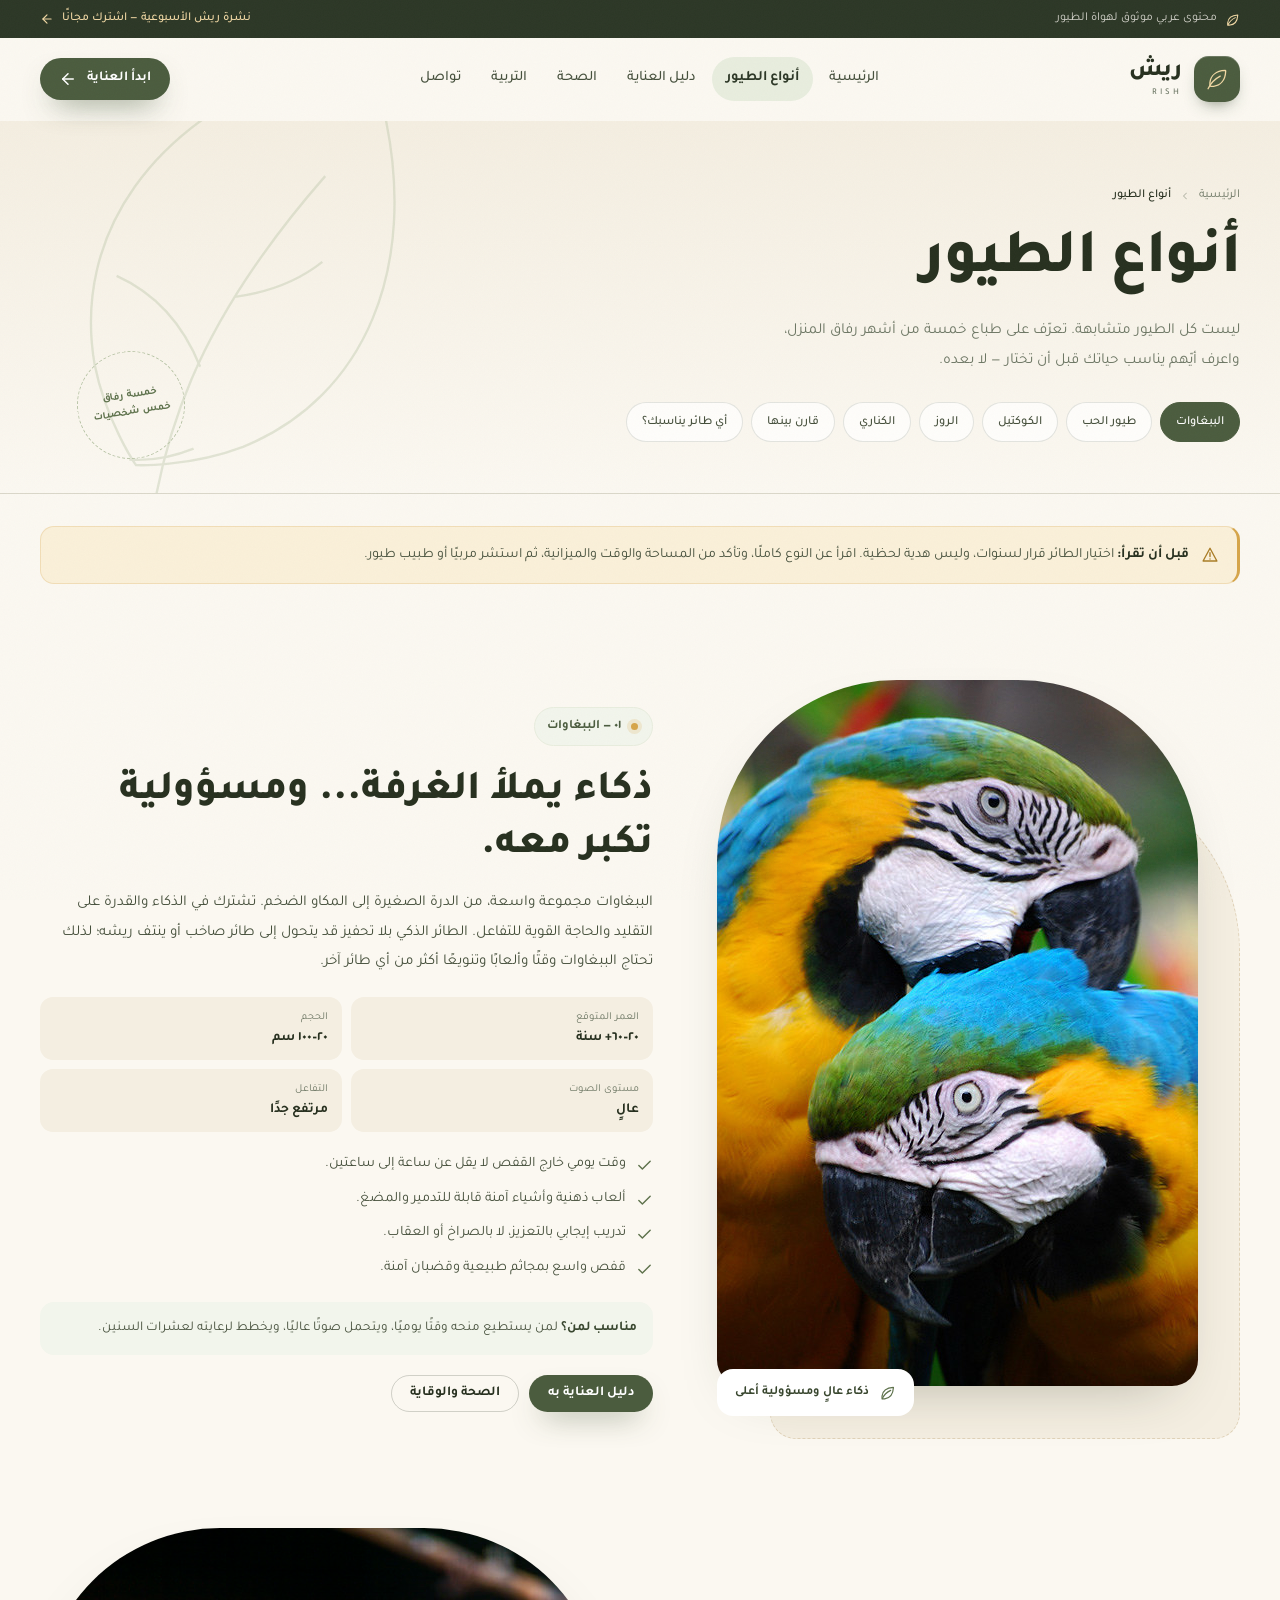
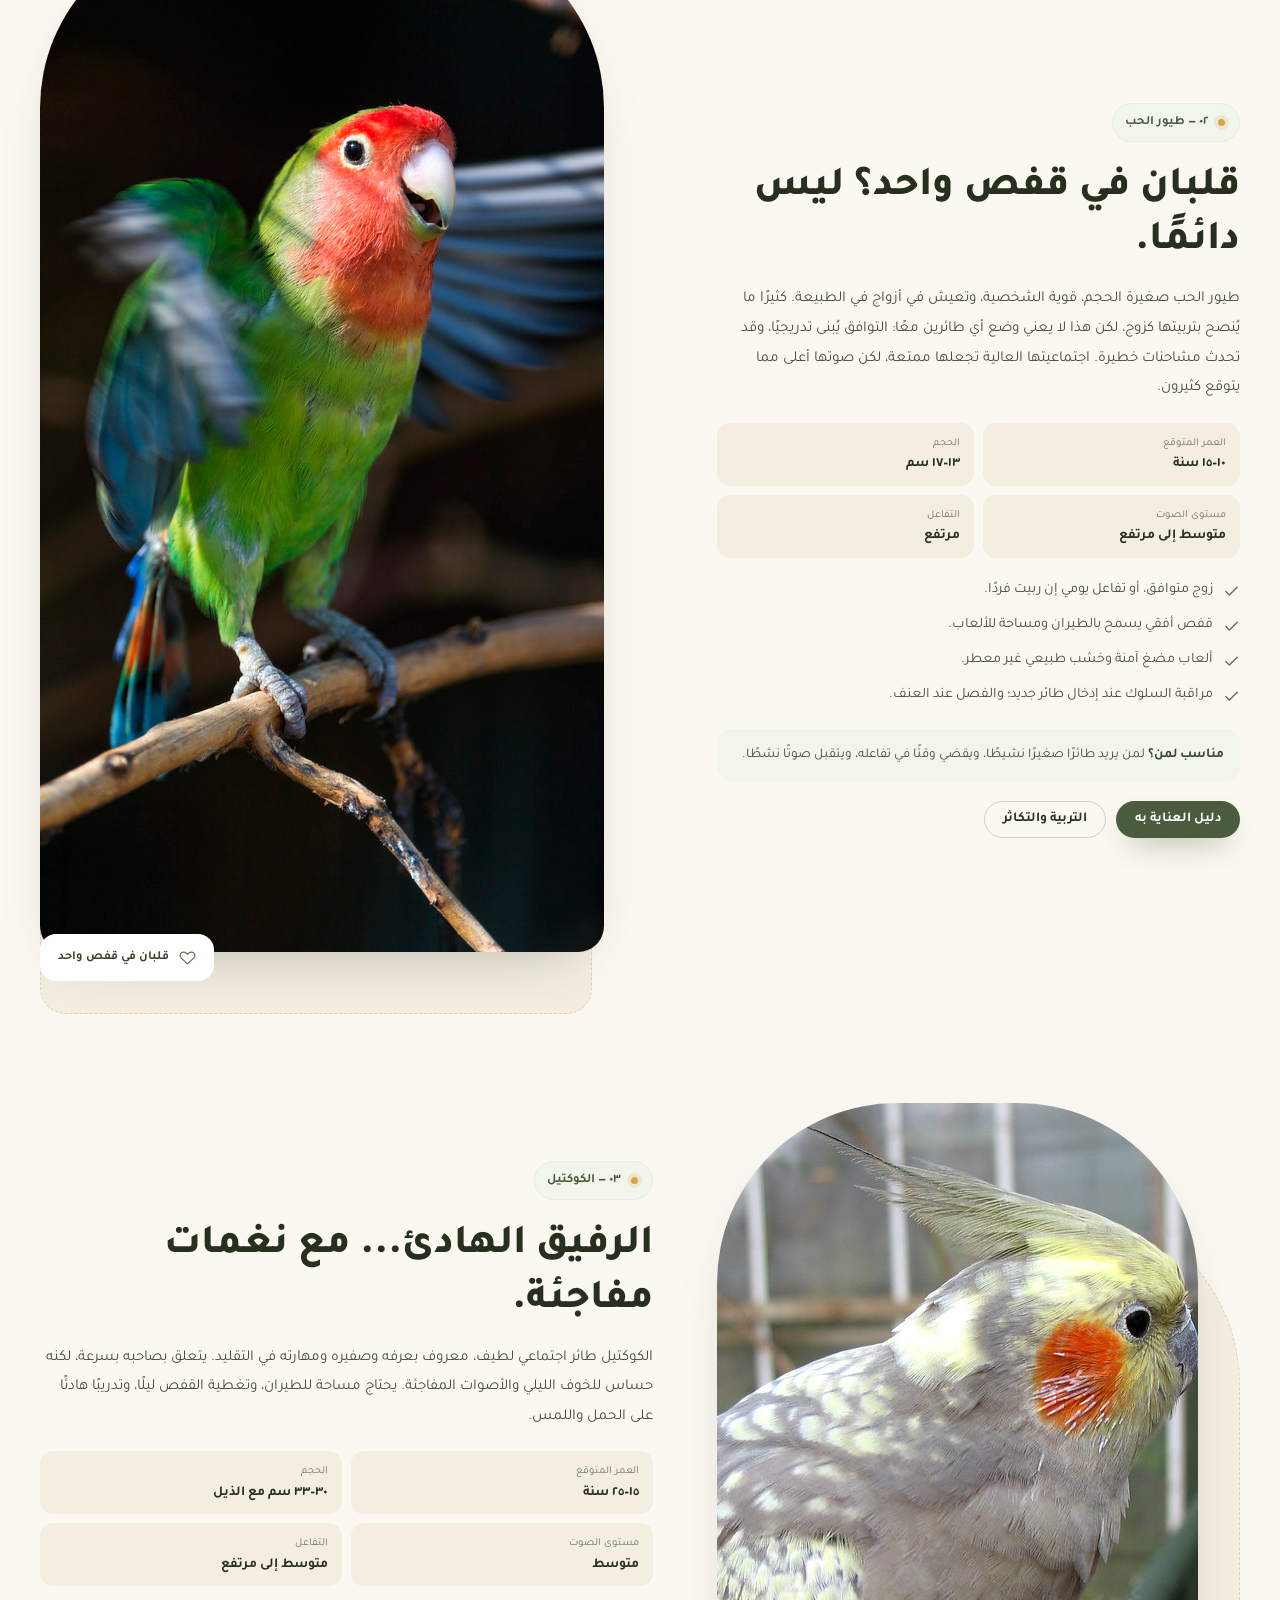
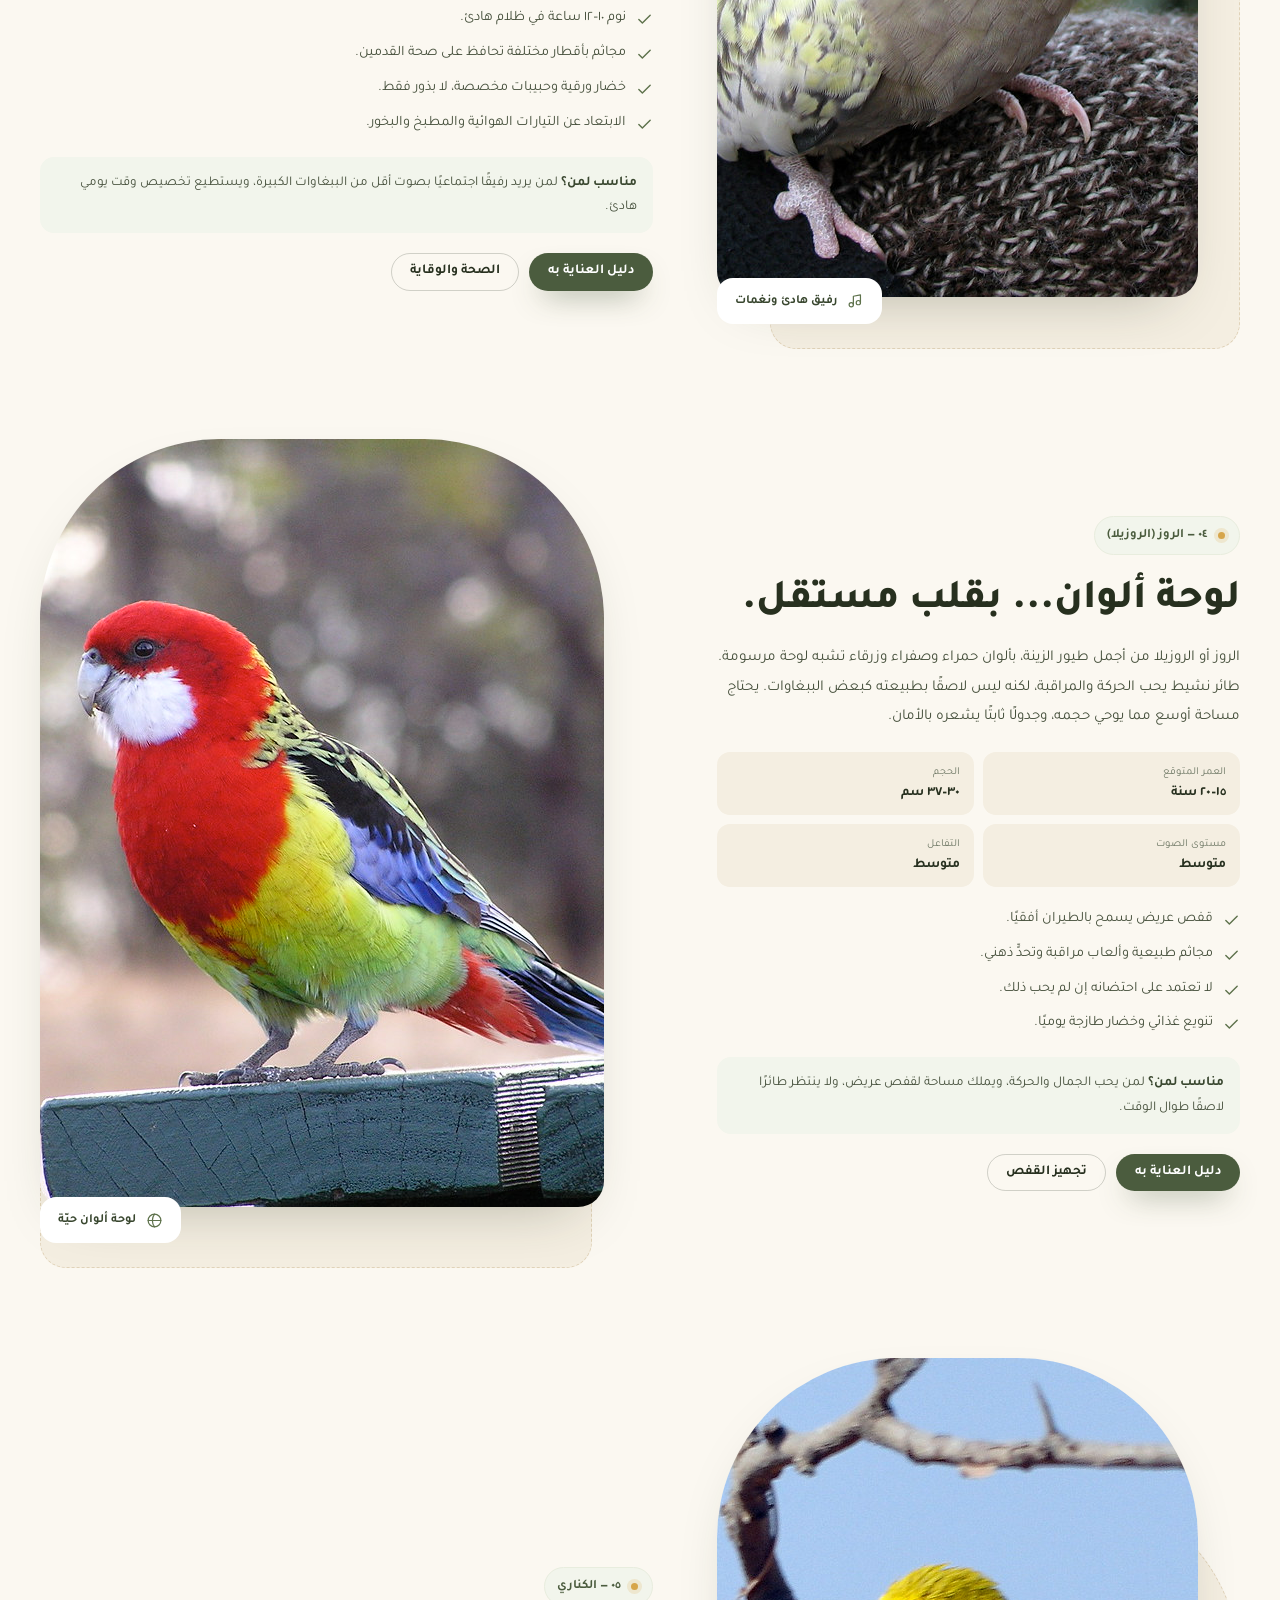
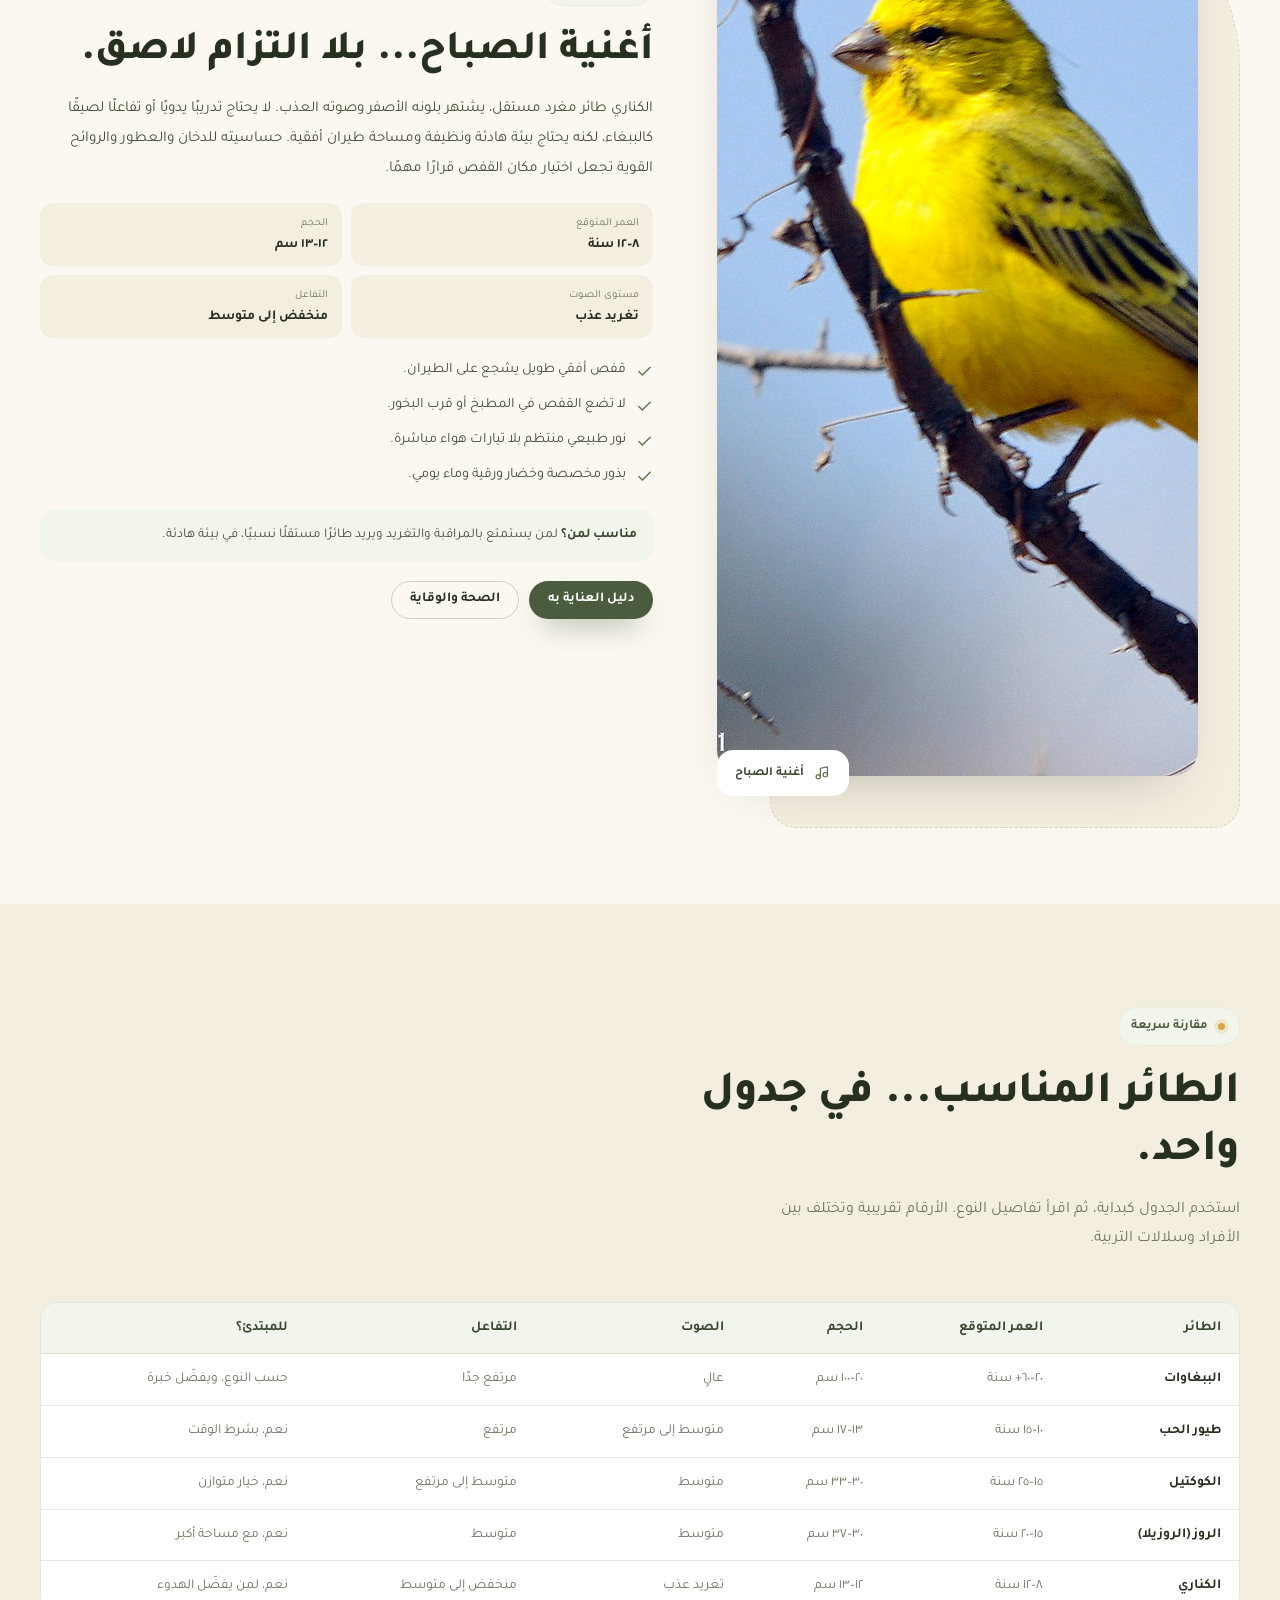
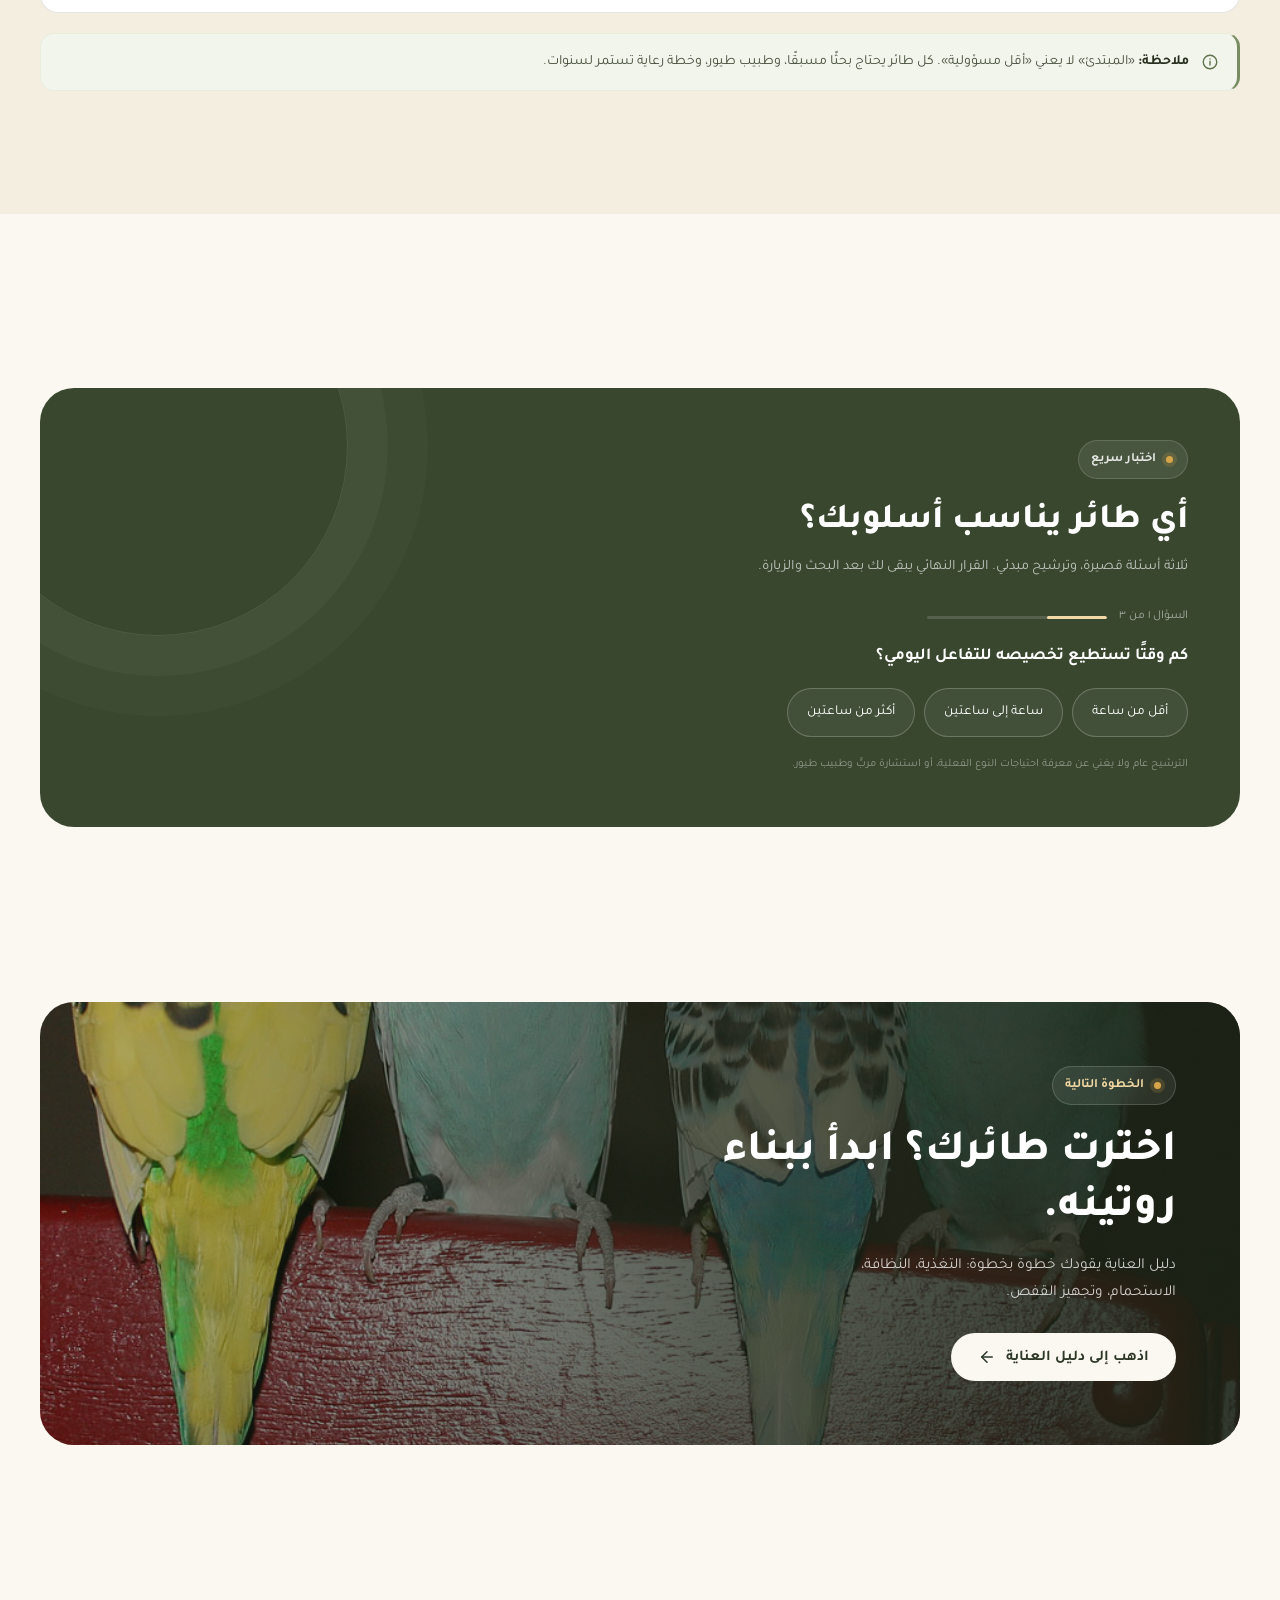
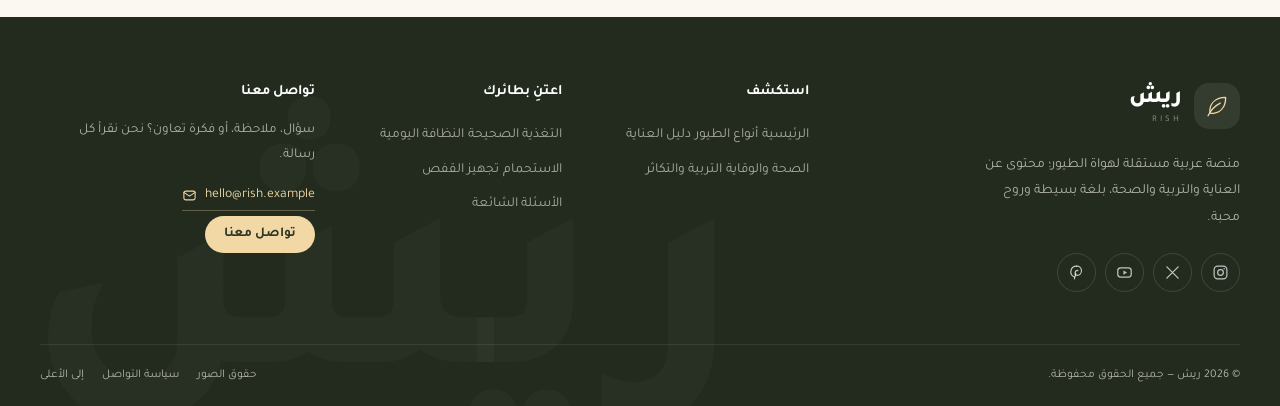
<file: types.html>
<!DOCTYPE html>
<html lang="ar" dir="rtl">
<head>
  <meta charset="UTF-8">
  <meta name="viewport" content="width=device-width, initial-scale=1.0">
  <title>أنواع الطيور — ريش | Rish</title>
  <meta name="description" content="تعرّف على الببغاوات، طيور الحب، الكوكتيل، الروز والكناري: الطباع، العمر، الحجم، ومستوى العناية لكل نوع.">
  <meta name="theme-color" content="#4b5c3e">
  <link rel="icon" href="data:image/svg+xml,%3Csvg xmlns='http://www.w3.org/2000/svg' viewBox='0 0 64 64'%3E%3Crect width='64' height='64' rx='16' fill='%234b5c3e'/%3E%3Cpath d='M45 16c-12 0-21 6-23 16-1 5 1 9 1 9s4 2 9 1c10-2 15-11 15-23 0-1 0-2-2-3z' fill='none' stroke='%23f1d8a4' stroke-width='2.5'/%3E%3Cpath d='M18 48c5-9 10-14 18-19' stroke='%23f1d8a4' stroke-width='2.5' fill='none'/%3E%3C/svg%3E">
  <link rel="preconnect" href="https://fonts.googleapis.com">
  <link rel="preconnect" href="https://fonts.gstatic.com" crossorigin>
  <link href="https://fonts.googleapis.com/css2?family=Amiri:wght@400;700&family=Tajawal:wght@300;400;500;700;800&display=swap" rel="stylesheet">
  <link rel="stylesheet" href="assets/css/style.css">
  <script>document.documentElement.classList.add("js");</script>
</head>
<body>

  <a class="skip-link" href="#main">تخطَّ إلى المحتوى</a>

  <div class="topbar">
    <div class="container">
      <span class="topbar__note">
        <svg viewBox="0 0 24 24" fill="none" stroke="currentColor" stroke-width="1.7" stroke-linecap="round" stroke-linejoin="round" aria-hidden="true"><path d="M20.2 4.8C10 5.4 5 10.8 4.3 17.1c-.2 2 .2 3.6.2 3.6s1.6.4 3.6.2C14.4 20.2 19.8 15.2 20.4 5z"/><path d="M4.5 21c2.5-5.5 6.5-9.5 12-12"/></svg>
        محتوى عربي موثوق لهواة الطيور
      </span>
      <a class="topbar__link" href="index.html#newsletter">
        نشرة ريش الأسبوعية — اشترك مجانًا
        <svg viewBox="0 0 24 24" fill="none" stroke="currentColor" stroke-width="2" stroke-linecap="round" stroke-linejoin="round" aria-hidden="true"><path d="M19 12H5"/><path d="m12 19-7-7 7-7"/></svg>
      </a>
    </div>
  </div>

  <header class="site-header">
    <div class="container header-inner">
      <a class="brand" href="index.html" aria-label="ريش — الصفحة الرئيسية">
        <span class="brand__mark">
          <svg viewBox="0 0 32 32" fill="none" stroke="currentColor" stroke-width="1.6" stroke-linecap="round" stroke-linejoin="round" aria-hidden="true"><path d="M26 5.5C14.5 6 8.2 12.2 7.3 20.4c-.2 2.4.3 4.3.3 4.3s1.9.5 4.3.3C20 24.1 26.2 17.8 26.7 6.3c0-.6-.1-.8-.7-.8z"/><path d="M5 28c3.2-7 8-11.8 15-15.5"/></svg>
        </span>
        <span class="brand__text">
          <span class="brand__name">ريش</span>
          <span class="brand__latin">RISH</span>
        </span>
      </a>

      <nav class="nav" id="siteNav" aria-label="التنقل الرئيسي">
        <ul>
          <li><a href="index.html">الرئيسية</a></li>
          <li><a href="types.html" class="is-active">أنواع الطيور</a></li>
          <li><a href="care.html">دليل العناية</a></li>
          <li><a href="health.html">الصحة</a></li>
          <li><a href="breeding.html">التربية</a></li>
          <li><a href="contact.html">تواصل</a></li>
        </ul>
      </nav>

      <div class="header-actions">
        <a class="btn btn--primary btn--sm" href="care.html">
          ابدأ العناية
          <svg viewBox="0 0 24 24" fill="none" stroke="currentColor" stroke-width="2" stroke-linecap="round" stroke-linejoin="round" aria-hidden="true"><path d="M19 12H5"/><path d="m12 19-7-7 7-7"/></svg>
        </a>
        <button class="nav-toggle" id="navToggle" aria-controls="siteNav" aria-expanded="false" aria-label="فتح القائمة">
          <span class="nav-toggle__bars"><span></span><span></span><span></span></span>
        </button>
      </div>
    </div>
  </header>

  <main id="main">

    <section class="page-hero">
      <svg class="page-hero__feather" viewBox="0 0 200 240" fill="none" stroke="currentColor" stroke-width="1" aria-hidden="true">
        <path d="M170 18C104 22 58 58 52 113c-2 24 5 45 5 45s21 7 45 5c55-6 91-52 95-118 0-8-2-13-12-13z"/>
        <path d="M43 220C64 148 104 104 166 64"/>
        <path d="M94 126c-2-20-10-35-23-46M116 102c14 2 27 1 39-4M82 158c-10 1-19 0-27-3"/>
      </svg>
      <span class="page-hero__stamp">خمسة رفاق<br>خمس شخصيات</span>

      <div class="container">
        <div class="page-hero__inner">
          <nav class="crumbs" aria-label="مسار الصفحة">
            <a href="index.html">الرئيسية</a>
            <svg viewBox="0 0 24 24" fill="none" stroke="currentColor" stroke-width="2" stroke-linecap="round" stroke-linejoin="round" aria-hidden="true"><path d="m15 18-6-6 6-6"/></svg>
            <span>أنواع الطيور</span>
          </nav>
          <h1>أنواع الطيور</h1>
          <p>ليست كل الطيور متشابهة. تعرّف على طباع خمسة من أشهر رفاق المنزل، واعرف أيّهم يناسب حياتك قبل أن تختار — لا بعده.</p>
          <div class="page-hero__chips">
            <a class="chip chip--solid" href="#parrots">الببغاوات</a>
            <a class="chip" href="#lovebirds">طيور الحب</a>
            <a class="chip" href="#cockatiel">الكوكتيل</a>
            <a class="chip" href="#rosella">الروز</a>
            <a class="chip" href="#canary">الكناري</a>
            <a class="chip" href="#compare">قارن بينها</a>
            <a class="chip" href="#quiz">أي طائر يناسبك؟</a>
          </div>
        </div>
      </div>
    </section>

    <div class="container">
      <div class="note note--gold" style="margin-top:32px;" data-reveal>
        <svg viewBox="0 0 24 24" fill="none" stroke="currentColor" stroke-width="1.8" stroke-linecap="round" stroke-linejoin="round" aria-hidden="true"><path d="M12 3 2.8 20h18.4z"/><path d="M12 9v5M12 17.2v.1"/></svg>
        <span><strong>قبل أن تقرأ:</strong> اختيار الطائر قرار لسنوات، وليس هدية لحظية. اقرأ عن النوع كاملًا، وتأكد من المساحة والوقت والميزانية، ثم استشر مربيًا أو طبيب طيور.</span>
      </div>
    </div>

    <div class="container">
      <div class="species-list">

        <article class="species" id="parrots" data-reveal>
          <div class="species__media">
            <img class="species__img" src="assets/img/parrot.jpg" alt="زوج من الببغاوات الملونة بالأزرق والأصفر" width="1024" height="706" loading="lazy">
            <span class="species__badge">
              <svg viewBox="0 0 24 24" fill="none" stroke="currentColor" stroke-width="1.7" stroke-linecap="round" stroke-linejoin="round" aria-hidden="true"><path d="M20.2 4.8C10 5.4 5 10.8 4.3 17.1c-.2 2 .2 3.6.2 3.6s1.6.4 3.6.2C14.4 20.2 19.8 15.2 20.4 5z"/><path d="M4.5 21c2.5-5.5 6.5-9.5 12-12"/></svg>
              ذكاء عالٍ ومسؤولية أعلى
            </span>
          </div>
          <div class="species__body">
            <span class="eyebrow"><span class="eyebrow__dot"></span> ٠١ — الببغاوات</span>
            <h2>ذكاء يملأ الغرفة... ومسؤولية تكبر معه.</h2>
            <p>الببغاوات مجموعة واسعة، من الدرة الصغيرة إلى المكاو الضخم. تشترك في الذكاء والقدرة على التقليد والحاجة القوية للتفاعل. الطائر الذكي بلا تحفيز قد يتحول إلى طائر صاخب أو ينتف ريشه؛ لذلك تحتاج الببغاوات وقتًا وألعابًا وتنويعًا أكثر من أي طائر آخر.</p>

            <dl class="facts">
              <div><dt>العمر المتوقع</dt><dd>٢٠–٦٠+ سنة</dd></div>
              <div><dt>الحجم</dt><dd>٢٠–١٠٠ سم</dd></div>
              <div><dt>مستوى الصوت</dt><dd>عالٍ</dd></div>
              <div><dt>التفاعل</dt><dd>مرتفع جدًا</dd></div>
            </dl>

            <ul class="tick-list">
              <li><svg viewBox="0 0 24 24" fill="none" stroke="currentColor" stroke-width="2" stroke-linecap="round" stroke-linejoin="round" aria-hidden="true"><path d="M20 6 9 17l-5-5"/></svg>وقت يومي خارج القفص لا يقل عن ساعة إلى ساعتين.</li>
              <li><svg viewBox="0 0 24 24" fill="none" stroke="currentColor" stroke-width="2" stroke-linecap="round" stroke-linejoin="round" aria-hidden="true"><path d="M20 6 9 17l-5-5"/></svg>ألعاب ذهنية وأشياء آمنة قابلة للتدمير والمضغ.</li>
              <li><svg viewBox="0 0 24 24" fill="none" stroke="currentColor" stroke-width="2" stroke-linecap="round" stroke-linejoin="round" aria-hidden="true"><path d="M20 6 9 17l-5-5"/></svg>تدريب إيجابي بالتعزيز، لا بالصراخ أو العقاب.</li>
              <li><svg viewBox="0 0 24 24" fill="none" stroke="currentColor" stroke-width="2" stroke-linecap="round" stroke-linejoin="round" aria-hidden="true"><path d="M20 6 9 17l-5-5"/></svg>قفص واسع بمجاثم طبيعية وقضبان آمنة.</li>
            </ul>

            <div class="species__note"><strong>مناسب لمن؟</strong> لمن يستطيع منحه وقتًا يوميًا، ويتحمل صوتًا عاليًا، ويخطط لرعايته لعشرات السنين.</div>

            <div class="species__actions">
              <a class="btn btn--primary btn--sm" href="care.html">دليل العناية به</a>
              <a class="btn btn--ghost btn--sm" href="health.html">الصحة والوقاية</a>
            </div>
          </div>
        </article>

        <article class="species" id="lovebirds" data-reveal>
          <div class="species__media">
            <img class="species__img" src="assets/img/lovebird.jpg" alt="طائر حب أخضر بوجه برتقالي يرفرف فوق غصن" width="768" height="1024" loading="lazy">
            <span class="species__badge">
              <svg viewBox="0 0 24 24" fill="none" stroke="currentColor" stroke-width="1.7" stroke-linecap="round" stroke-linejoin="round" aria-hidden="true"><path d="M20.8 5.8a5 5 0 0 0-7.1 0L12 7.5l-1.7-1.7a5 5 0 1 0-7.1 7.1L12 21l8.8-8.1a5 5 0 0 0 0-7.1z"/></svg>
              قلبان في قفص واحد
            </span>
          </div>
          <div class="species__body">
            <span class="eyebrow"><span class="eyebrow__dot"></span> ٠٢ — طيور الحب</span>
            <h2>قلبان في قفص واحد؟ ليس دائمًا.</h2>
            <p>طيور الحب صغيرة الحجم، قوية الشخصية، وتعيش في أزواج في الطبيعة. كثيرًا ما يُنصح بتربيتها كزوج، لكن هذا لا يعني وضع أي طائرين معًا: التوافق يُبنى تدريجيًا، وقد تحدث مشاحنات خطيرة. اجتماعيتها العالية تجعلها ممتعة، لكن صوتها أعلى مما يتوقع كثيرون.</p>

            <dl class="facts">
              <div><dt>العمر المتوقع</dt><dd>١٠–١٥ سنة</dd></div>
              <div><dt>الحجم</dt><dd>١٣–١٧ سم</dd></div>
              <div><dt>مستوى الصوت</dt><dd>متوسط إلى مرتفع</dd></div>
              <div><dt>التفاعل</dt><dd>مرتفع</dd></div>
            </dl>

            <ul class="tick-list">
              <li><svg viewBox="0 0 24 24" fill="none" stroke="currentColor" stroke-width="2" stroke-linecap="round" stroke-linejoin="round" aria-hidden="true"><path d="M20 6 9 17l-5-5"/></svg>زوج متوافق، أو تفاعل يومي إن ربيت فردًا.</li>
              <li><svg viewBox="0 0 24 24" fill="none" stroke="currentColor" stroke-width="2" stroke-linecap="round" stroke-linejoin="round" aria-hidden="true"><path d="M20 6 9 17l-5-5"/></svg>قفص أفقي يسمح بالطيران ومساحة للألعاب.</li>
              <li><svg viewBox="0 0 24 24" fill="none" stroke="currentColor" stroke-width="2" stroke-linecap="round" stroke-linejoin="round" aria-hidden="true"><path d="M20 6 9 17l-5-5"/></svg>ألعاب مضغ آمنة وخشب طبيعي غير معطر.</li>
              <li><svg viewBox="0 0 24 24" fill="none" stroke="currentColor" stroke-width="2" stroke-linecap="round" stroke-linejoin="round" aria-hidden="true"><path d="M20 6 9 17l-5-5"/></svg>مراقبة السلوك عند إدخال طائر جديد؛ والفصل عند العنف.</li>
            </ul>

            <div class="species__note"><strong>مناسب لمن؟</strong> لمن يريد طائرًا صغيرًا نشيطًا، ويقضي وقتًا في تفاعله، ويتقبل صوتًا نشطًا.</div>

            <div class="species__actions">
              <a class="btn btn--primary btn--sm" href="care.html">دليل العناية به</a>
              <a class="btn btn--ghost btn--sm" href="breeding.html">التربية والتكاثر</a>
            </div>
          </div>
        </article>

        <article class="species" id="cockatiel" data-reveal>
          <div class="species__media">
            <img class="species__img" src="assets/img/cockatiel.jpg" alt="كوكتيل رمادي بوجه أصفر يجلس على يد إنسان" width="1024" height="794" loading="lazy">
            <span class="species__badge">
              <svg viewBox="0 0 24 24" fill="none" stroke="currentColor" stroke-width="1.7" stroke-linecap="round" stroke-linejoin="round" aria-hidden="true"><path d="M9 18V6l10-2v11"/><circle cx="6" cy="18" r="3"/><circle cx="16" cy="15" r="3"/></svg>
              رفيق هادئ ونغمات
            </span>
          </div>
          <div class="species__body">
            <span class="eyebrow"><span class="eyebrow__dot"></span> ٠٣ — الكوكتيل</span>
            <h2>الرفيق الهادئ... مع نغمات مفاجئة.</h2>
            <p>الكوكتيل طائر اجتماعي لطيف، معروف بعرفه وصفيره ومهارته في التقليد. يتعلق بصاحبه بسرعة، لكنه حساس للخوف الليلي والأصوات المفاجئة. يحتاج مساحة للطيران، وتغطية القفص ليلًا، وتدريبًا هادئًا على الحمل واللمس.</p>

            <dl class="facts">
              <div><dt>العمر المتوقع</dt><dd>١٥–٢٥ سنة</dd></div>
              <div><dt>الحجم</dt><dd>٣٠–٣٣ سم مع الذيل</dd></div>
              <div><dt>مستوى الصوت</dt><dd>متوسط</dd></div>
              <div><dt>التفاعل</dt><dd>متوسط إلى مرتفع</dd></div>
            </dl>

            <ul class="tick-list">
              <li><svg viewBox="0 0 24 24" fill="none" stroke="currentColor" stroke-width="2" stroke-linecap="round" stroke-linejoin="round" aria-hidden="true"><path d="M20 6 9 17l-5-5"/></svg>نوم ١٠–١٢ ساعة في ظلام هادئ.</li>
              <li><svg viewBox="0 0 24 24" fill="none" stroke="currentColor" stroke-width="2" stroke-linecap="round" stroke-linejoin="round" aria-hidden="true"><path d="M20 6 9 17l-5-5"/></svg>مجاثم بأقطار مختلفة تحافظ على صحة القدمين.</li>
              <li><svg viewBox="0 0 24 24" fill="none" stroke="currentColor" stroke-width="2" stroke-linecap="round" stroke-linejoin="round" aria-hidden="true"><path d="M20 6 9 17l-5-5"/></svg>خضار ورقية وحبيبات مخصصة، لا بذور فقط.</li>
              <li><svg viewBox="0 0 24 24" fill="none" stroke="currentColor" stroke-width="2" stroke-linecap="round" stroke-linejoin="round" aria-hidden="true"><path d="M20 6 9 17l-5-5"/></svg>الابتعاد عن التيارات الهوائية والمطبخ والبخور.</li>
            </ul>

            <div class="species__note"><strong>مناسب لمن؟</strong> لمن يريد رفيقًا اجتماعيًا بصوت أقل من الببغاوات الكبيرة، ويستطيع تخصيص وقت يومي هادئ.</div>

            <div class="species__actions">
              <a class="btn btn--primary btn--sm" href="care.html">دليل العناية به</a>
              <a class="btn btn--ghost btn--sm" href="health.html">الصحة والوقاية</a>
            </div>
          </div>
        </article>

        <article class="species" id="rosella" data-reveal>
          <div class="species__media">
            <img class="species__img" src="assets/img/rosella.jpg" alt="طائر الروزيلا بألوانه الحمراء والصفراء والزرقاء على مجثم" width="1024" height="768" loading="lazy">
            <span class="species__badge">
              <svg viewBox="0 0 24 24" fill="none" stroke="currentColor" stroke-width="1.7" stroke-linecap="round" stroke-linejoin="round" aria-hidden="true"><circle cx="12" cy="12" r="9"/><path d="M12 3a15 15 0 0 0 0 18M3 12h18"/></svg>
              لوحة ألوان حيّة
            </span>
          </div>
          <div class="species__body">
            <span class="eyebrow"><span class="eyebrow__dot"></span> ٠٤ — الروز (الروزيلا)</span>
            <h2>لوحة ألوان... بقلب مستقل.</h2>
            <p>الروز أو الروزيلا من أجمل طيور الزينة، بألوان حمراء وصفراء وزرقاء تشبه لوحة مرسومة. طائر نشيط يحب الحركة والمراقبة، لكنه ليس لاصقًا بطبيعته كبعض الببغاوات. يحتاج مساحة أوسع مما يوحي حجمه، وجدولًا ثابتًا يشعره بالأمان.</p>

            <dl class="facts">
              <div><dt>العمر المتوقع</dt><dd>١٥–٢٠ سنة</dd></div>
              <div><dt>الحجم</dt><dd>٣٠–٣٧ سم</dd></div>
              <div><dt>مستوى الصوت</dt><dd>متوسط</dd></div>
              <div><dt>التفاعل</dt><dd>متوسط</dd></div>
            </dl>

            <ul class="tick-list">
              <li><svg viewBox="0 0 24 24" fill="none" stroke="currentColor" stroke-width="2" stroke-linecap="round" stroke-linejoin="round" aria-hidden="true"><path d="M20 6 9 17l-5-5"/></svg>قفص عريض يسمح بالطيران أفقيًا.</li>
              <li><svg viewBox="0 0 24 24" fill="none" stroke="currentColor" stroke-width="2" stroke-linecap="round" stroke-linejoin="round" aria-hidden="true"><path d="M20 6 9 17l-5-5"/></svg>مجاثم طبيعية وألعاب مراقبة وتحدٍّ ذهني.</li>
              <li><svg viewBox="0 0 24 24" fill="none" stroke="currentColor" stroke-width="2" stroke-linecap="round" stroke-linejoin="round" aria-hidden="true"><path d="M20 6 9 17l-5-5"/></svg>لا تعتمد على احتضانه إن لم يحب ذلك.</li>
              <li><svg viewBox="0 0 24 24" fill="none" stroke="currentColor" stroke-width="2" stroke-linecap="round" stroke-linejoin="round" aria-hidden="true"><path d="M20 6 9 17l-5-5"/></svg>تنويع غذائي وخضار طازجة يوميًا.</li>
            </ul>

            <div class="species__note"><strong>مناسب لمن؟</strong> لمن يحب الجمال والحركة، ويملك مساحة لقفص عريض، ولا ينتظر طائرًا لاصقًا طوال الوقت.</div>

            <div class="species__actions">
              <a class="btn btn--primary btn--sm" href="care.html">دليل العناية به</a>
              <a class="btn btn--ghost btn--sm" href="care.html#cage">تجهيز القفص</a>
            </div>
          </div>
        </article>

        <article class="species" id="canary" data-reveal>
          <div class="species__media">
            <img class="species__img" src="assets/img/canary.jpg" alt="كناري أصفر يقف على غصن أمام سماء زرقاء" width="1024" height="1018" loading="lazy">
            <span class="species__badge">
              <svg viewBox="0 0 24 24" fill="none" stroke="currentColor" stroke-width="1.7" stroke-linecap="round" stroke-linejoin="round" aria-hidden="true"><path d="M9 18V6l10-2v11"/><circle cx="6" cy="18" r="3"/><circle cx="16" cy="15" r="3"/></svg>
              أغنية الصباح
            </span>
          </div>
          <div class="species__body">
            <span class="eyebrow"><span class="eyebrow__dot"></span> ٠٥ — الكناري</span>
            <h2>أغنية الصباح... بلا التزام لاصق.</h2>
            <p>الكناري طائر مغرد مستقل، يشتهر بلونه الأصفر وصوته العذب. لا يحتاج تدريبًا يدويًا أو تفاعلًا لصيقًا كالببغاء، لكنه يحتاج بيئة هادئة ونظيفة ومساحة طيران أفقية. حساسيته للدخان والعطور والروائح القوية تجعل اختيار مكان القفص قرارًا مهمًا.</p>

            <dl class="facts">
              <div><dt>العمر المتوقع</dt><dd>٨–١٢ سنة</dd></div>
              <div><dt>الحجم</dt><dd>١٢–١٣ سم</dd></div>
              <div><dt>مستوى الصوت</dt><dd>تغريد عذب</dd></div>
              <div><dt>التفاعل</dt><dd>منخفض إلى متوسط</dd></div>
            </dl>

            <ul class="tick-list">
              <li><svg viewBox="0 0 24 24" fill="none" stroke="currentColor" stroke-width="2" stroke-linecap="round" stroke-linejoin="round" aria-hidden="true"><path d="M20 6 9 17l-5-5"/></svg>قفص أفقي طويل يشجع على الطيران.</li>
              <li><svg viewBox="0 0 24 24" fill="none" stroke="currentColor" stroke-width="2" stroke-linecap="round" stroke-linejoin="round" aria-hidden="true"><path d="M20 6 9 17l-5-5"/></svg>لا تضع القفص في المطبخ أو قرب البخور.</li>
              <li><svg viewBox="0 0 24 24" fill="none" stroke="currentColor" stroke-width="2" stroke-linecap="round" stroke-linejoin="round" aria-hidden="true"><path d="M20 6 9 17l-5-5"/></svg>نور طبيعي منتظم بلا تيارات هواء مباشرة.</li>
              <li><svg viewBox="0 0 24 24" fill="none" stroke="currentColor" stroke-width="2" stroke-linecap="round" stroke-linejoin="round" aria-hidden="true"><path d="M20 6 9 17l-5-5"/></svg>بذور مخصصة وخضار ورقية وماء يومي.</li>
            </ul>

            <div class="species__note"><strong>مناسب لمن؟</strong> لمن يستمتع بالمراقبة والتغريد ويريد طائرًا مستقلًا نسبيًا، في بيئة هادئة.</div>

            <div class="species__actions">
              <a class="btn btn--primary btn--sm" href="care.html">دليل العناية به</a>
              <a class="btn btn--ghost btn--sm" href="health.html">الصحة والوقاية</a>
            </div>
          </div>
        </article>

      </div>
    </div>

    <!-- Comparison -->
    <section class="section section--beige" id="compare">
      <div class="container">
        <div class="section-head" data-reveal>
          <div class="section-head__text">
            <span class="eyebrow"><span class="eyebrow__dot"></span> مقارنة سريعة</span>
            <h2>الطائر المناسب... في جدول واحد.</h2>
            <p>استخدم الجدول كبداية، ثم اقرأ تفاصيل النوع. الأرقام تقريبية وتختلف بين الأفراد وسلالات التربية.</p>
          </div>
        </div>

        <div class="table-wrap" data-reveal>
          <table>
            <thead>
              <tr>
                <th>الطائر</th>
                <th>العمر المتوقع</th>
                <th>الحجم</th>
                <th>الصوت</th>
                <th>التفاعل</th>
                <th>للمبتدئ؟</th>
              </tr>
            </thead>
            <tbody>
              <tr>
                <td><strong>الببغاوات</strong></td>
                <td>٢٠–٦٠+ سنة</td>
                <td>٢٠–١٠٠ سم</td>
                <td>عالٍ</td>
                <td>مرتفع جدًا</td>
                <td>حسب النوع، ويفضّل خبرة</td>
              </tr>
              <tr>
                <td><strong>طيور الحب</strong></td>
                <td>١٠–١٥ سنة</td>
                <td>١٣–١٧ سم</td>
                <td>متوسط إلى مرتفع</td>
                <td>مرتفع</td>
                <td>نعم، بشرط الوقت</td>
              </tr>
              <tr>
                <td><strong>الكوكتيل</strong></td>
                <td>١٥–٢٥ سنة</td>
                <td>٣٠–٣٣ سم</td>
                <td>متوسط</td>
                <td>متوسط إلى مرتفع</td>
                <td>نعم، خيار متوازن</td>
              </tr>
              <tr>
                <td><strong>الروز (الروزيلا)</strong></td>
                <td>١٥–٢٠ سنة</td>
                <td>٣٠–٣٧ سم</td>
                <td>متوسط</td>
                <td>متوسط</td>
                <td>نعم، مع مساحة أكبر</td>
              </tr>
              <tr>
                <td><strong>الكناري</strong></td>
                <td>٨–١٢ سنة</td>
                <td>١٢–١٣ سم</td>
                <td>تغريد عذب</td>
                <td>منخفض إلى متوسط</td>
                <td>نعم، لمن يفضّل الهدوء</td>
              </tr>
            </tbody>
          </table>
        </div>

        <div class="note" style="margin-top:20px;" data-reveal>
          <svg viewBox="0 0 24 24" fill="none" stroke="currentColor" stroke-width="1.8" stroke-linecap="round" stroke-linejoin="round" aria-hidden="true"><circle cx="12" cy="12" r="9"/><path d="M12 11v5M12 8v.1"/></svg>
          <span><strong>ملاحظة:</strong> «المبتدئ» لا يعني «أقل مسؤولية». كل طائر يحتاج بحثًا مسبقًا، وطبيب طيور، وخطة رعاية تستمر لسنوات.</span>
        </div>
      </div>
    </section>

    <!-- Quiz -->
    <section class="section" id="quiz">
      <div class="container">
        <div class="quiz" data-quiz data-reveal>
          <div class="quiz__head">
            <span class="eyebrow eyebrow--light"><span class="eyebrow__dot"></span> اختبار سريع</span>
            <h2>أي طائر يناسب أسلوبك؟</h2>
            <p>ثلاثة أسئلة قصيرة، وترشيح مبدئي. القرار النهائي يبقى لك بعد البحث والزيارة.</p>
          </div>

          <div class="quiz__meta">
            <span data-quiz-progress>السؤال ١ من ٣</span>
            <div class="quiz__stepbar"><span data-quiz-bar></span></div>
          </div>

          <div data-quiz-question></div>

          <div class="quiz__result" data-quiz-result>
            <img data-quiz-img src="assets/img/cockatiel.jpg" alt="ترشيح طائر" width="1024" height="794" loading="lazy">
            <div>
              <h3 data-quiz-name>الكوكتيل</h3>
              <p data-quiz-text></p>
              <div class="quiz__result-actions">
                <a class="btn btn--gold btn--sm" data-quiz-link href="types.html#cockatiel">اقرأ عن الكوكتيل</a>
                <button class="quiz__restart" type="button" data-quiz-restart>أعد الاختبار</button>
              </div>
            </div>
          </div>

          <p class="quiz__disclaimer">الترشيح عام ولا يغني عن معرفة احتياجات النوع الفعلية، أو استشارة مربٍّ وطبيب طيور.</p>
        </div>
      </div>
    </section>

    <!-- Closing band -->
    <section class="section section--tight">
      <div class="container">
        <div class="band" data-reveal>
          <img src="assets/img/budgies.jpg" alt="أربعة طيور بادجي ملونة تقف على مجثم" width="952" height="1000" loading="lazy">
          <div class="band__content">
            <span class="eyebrow eyebrow--light"><span class="eyebrow__dot"></span> الخطوة التالية</span>
            <h2>اخترت طائرك؟ ابدأ ببناء روتينه.</h2>
            <p>دليل العناية يقودك خطوة بخطوة: التغذية، النظافة، الاستحمام، وتجهيز القفص.</p>
            <a class="btn btn--light" href="care.html">
              اذهب إلى دليل العناية
              <svg viewBox="0 0 24 24" fill="none" stroke="currentColor" stroke-width="2" stroke-linecap="round" stroke-linejoin="round" aria-hidden="true"><path d="M19 12H5"/><path d="m12 19-7-7 7-7"/></svg>
            </a>
          </div>
        </div>
      </div>
    </section>

  </main>

  <footer class="site-footer">
    <div class="container">
      <div class="footer-grid">
        <div class="footer-brand">
          <a class="brand" href="index.html" aria-label="ريش — الصفحة الرئيسية">
            <span class="brand__mark">
              <svg viewBox="0 0 32 32" fill="none" stroke="currentColor" stroke-width="1.6" stroke-linecap="round" stroke-linejoin="round" aria-hidden="true"><path d="M26 5.5C14.5 6 8.2 12.2 7.3 20.4c-.2 2.4.3 4.3.3 4.3s1.9.5 4.3.3C20 24.1 26.2 17.8 26.7 6.3c0-.6-.1-.8-.7-.8z"/><path d="M5 28c3.2-7 8-11.8 15-15.5"/></svg>
            </span>
            <span class="brand__text">
              <span class="brand__name">ريش</span>
              <span class="brand__latin">RISH</span>
            </span>
          </a>
          <p>منصة عربية مستقلة لهواة الطيور؛ محتوى عن العناية والتربية والصحة، بلغة بسيطة وروح محبة.</p>
          <div class="socials">
            <a href="https://instagram.com" target="_blank" rel="noopener" aria-label="إنستغرام">
              <svg viewBox="0 0 24 24" fill="none" stroke="currentColor" stroke-width="1.7" aria-hidden="true"><rect x="3" y="3" width="18" height="18" rx="5"/><circle cx="12" cy="12" r="4"/><circle cx="17.2" cy="6.8" r="1" fill="currentColor" stroke="none"/></svg>
            </a>
            <a href="https://x.com" target="_blank" rel="noopener" aria-label="منصة إكس">
              <svg viewBox="0 0 24 24" fill="none" stroke="currentColor" stroke-width="1.8" stroke-linecap="round" aria-hidden="true"><path d="m4 4 16 16M20 4 4 20"/></svg>
            </a>
            <a href="https://youtube.com" target="_blank" rel="noopener" aria-label="يوتيوب">
              <svg viewBox="0 0 24 24" fill="none" stroke="currentColor" stroke-width="1.7" aria-hidden="true"><rect x="2.5" y="5.5" width="19" height="13" rx="4"/><path d="m10.5 9 5 3-5 3z" fill="currentColor" stroke="none"/></svg>
            </a>
            <a href="https://pinterest.com" target="_blank" rel="noopener" aria-label="بينترست">
              <svg viewBox="0 0 24 24" fill="none" stroke="currentColor" stroke-width="1.7" stroke-linecap="round" aria-hidden="true"><path d="M9 21c1-3 1.5-6 2-7.5"/><path d="M12 3a8 8 0 0 0-3 15.4"/><path d="M12 3a6.5 6.5 0 0 1 1 13c-1.7 0-3-1.3-3-3 0-2 1.5-4 4-4"/></svg>
            </a>
          </div>
        </div>

        <div class="footer">
          <h4>استكشف</h4>
          <div class="footer-links">
            <a href="index.html">الرئيسية</a>
            <a href="types.html">أنواع الطيور</a>
            <a href="care.html">دليل العناية</a>
            <a href="health.html">الصحة والوقاية</a>
            <a href="breeding.html">التربية والتكاثر</a>
          </div>
        </div>

        <div class="footer">
          <h4>اعتنِ بطائرك</h4>
          <div class="footer-links">
            <a href="care.html#nutrition">التغذية الصحيحة</a>
            <a href="care.html#hygiene">النظافة اليومية</a>
            <a href="care.html#bathing">الاستحمام</a>
            <a href="care.html#cage">تجهيز القفص</a>
            <a href="care.html#faq">الأسئلة الشائعة</a>
          </div>
        </div>

        <div class="footer footer-contact">
          <div>
            <h4>تواصل معنا</h4>
            <p>سؤال، ملاحظة، أو فكرة تعاون؟ نحن نقرأ كل رسالة.</p>
            <a class="footer-mail" href="mailto:hello@rish.example">
              <svg viewBox="0 0 24 24" fill="none" stroke="currentColor" stroke-width="1.7" stroke-linecap="round" stroke-linejoin="round" aria-hidden="true"><rect x="3" y="5" width="18" height="14" rx="3"/><path d="m3 7 9 6 9-6"/></svg>
              hello@rish.example
            </a>
          </div>
          <a class="btn btn--gold btn--sm" href="contact.html">تواصل معنا</a>
        </div>
      </div>

      <div class="footer-bottom">
        <span>© <span data-year>2026</span> ريش — جميع الحقوق محفوظة.</span>
        <div class="footer-bottom__links">
          <a href="credits.html">حقوق الصور</a>
          <a href="contact.html">سياسة التواصل</a>
          <a href="#main">إلى الأعلى</a>
        </div>
      </div>
    </div>
  </footer>

  <button class="to-top" type="button" aria-label="العودة إلى الأعلى">
    <svg viewBox="0 0 24 24" fill="none" stroke="currentColor" stroke-width="2" stroke-linecap="round" stroke-linejoin="round" aria-hidden="true"><path d="M12 19V5"/><path d="m5 12 7-7 7 7"/></svg>
  </button>

  <script src="assets/js/main.js" defer></script>
</body>
</html>
</file>
<file: assets/css/style.css>
﻿/* =========================================================
   ريش — Rish
   Design system & styles
   ========================================================= */

/* ---------- Tokens ---------- */
:root {
  --olive-950: #232b1e;
  --olive-900: #2c3726;
  --olive-800: #39472f;
  --olive-700: #4b5c3e;
  --olive-600: #5e724c;
  --olive-500: #788c61;
  --olive-300: #b9c5a7;
  --olive-200: #d4dcc7;
  --olive-100: #e8edde;
  --olive-50: #f2f5ec;

  --cream: #fbf8f1;
  --beige: #f4eee1;
  --beige-deep: #ece2d0;
  --sand: #e0d2b8;
  --gold: #d6a54a;
  --gold-soft: #f1d8a4;
  --gold-pale: #faf0d9;

  --ink: #27301f;
  --ink-soft: #46503c;
  --muted: #6c7663;
  --danger: #a95641;
  --danger-soft: #f6e3dc;

  --white: #ffffff;
  --line: rgba(39, 48, 31, 0.12);
  --line-strong: rgba(39, 48, 31, 0.2);

  --shadow-xs: 0 2px 10px rgba(39, 48, 31, 0.05);
  --shadow-sm: 0 8px 24px -12px rgba(39, 48, 31, 0.18);
  --shadow-md: 0 24px 60px -30px rgba(39, 48, 31, 0.35);
  --shadow-lg: 0 44px 100px -40px rgba(39, 48, 31, 0.45);

  --radius-sm: 14px;
  --radius: 22px;
  --radius-lg: 34px;
  --radius-xl: 48px;

  --container: 1200px;
  --gutter: clamp(20px, 4vw, 40px);
  --header-h: 82px;

  --font: "Tajawal", "Segoe UI", "Arial", sans-serif;
  --serif: "Amiri", "Times New Roman", serif;

  --ease: cubic-bezier(0.22, 0.61, 0.36, 1);
}

/* ---------- Reset ---------- */
*,
*::before,
*::after {
  box-sizing: border-box;
}

html {
  scroll-behavior: smooth;
  scroll-padding-top: calc(var(--header-h) + 24px);
  -webkit-text-size-adjust: 100%;
}

body {
  margin: 0;
  background-color: var(--cream);
  color: var(--ink);
  font-family: var(--font);
  font-size: 16px;
  font-weight: 400;
  line-height: 1.8;
  -webkit-font-smoothing: antialiased;
  text-rendering: optimizeLegibility;
  overflow-x: hidden;
}

/* paper grain */
body::before {
  content: "";
  position: fixed;
  inset: 0;
  z-index: 9999;
  pointer-events: none;
  opacity: 0.028;
  background-image: url("data:image/svg+xml,%3Csvg xmlns='http://www.w3.org/2000/svg' width='220' height='220'%3E%3Cfilter id='n'%3E%3CfeTurbulence type='fractalNoise' baseFrequency='0.85' numOctaves='4' stitchTiles='stitch'/%3E%3C/filter%3E%3Crect width='100%25' height='100%25' filter='url(%23n)'/%3E%3C/svg%3E");
}

img {
  max-width: 100%;
  display: block;
}

a {
  color: inherit;
  text-decoration: none;
}

button,
input,
textarea,
select {
  font: inherit;
  color: inherit;
}

button {
  cursor: pointer;
}

ul,
ol {
  margin: 0;
  padding: 0;
  list-style: none;
}

h1, h2, h3, h4, h5, p, figure, blockquote, dl, dd {
  margin: 0;
}

h1, h2, h3, h4 {
  font-weight: 800;
  line-height: 1.3;
}

svg {
  flex-shrink: 0;
}

::selection {
  background: var(--olive-700);
  color: var(--cream);
}

:focus-visible {
  outline: 2px solid var(--olive-500);
  outline-offset: 3px;
  border-radius: 6px;
}

/* ---------- Layout helpers ---------- */
.container {
  width: min(var(--container), calc(100% - (var(--gutter) * 2)));
  margin-inline: auto;
}

.section {
  padding: clamp(64px, 8vw, 112px) 0;
  position: relative;
}

.section--tight {
  padding: clamp(44px, 6vw, 72px) 0;
}

.section--beige {
  background: var(--beige);
}

.skip-link {
  position: fixed;
  top: -100px;
  right: 24px;
  z-index: 1000;
  background: var(--olive-800);
  color: #fff;
  padding: 12px 20px;
  border-radius: 0 0 14px 14px;
  transition: top 0.25s var(--ease);
}
.skip-link:focus {
  top: 0;
}

/* ---------- Typography ---------- */
.eyebrow {
  display: inline-flex;
  align-items: center;
  gap: 10px;
  font-size: 0.8rem;
  font-weight: 700;
  color: var(--olive-700);
  background: var(--olive-50);
  border: 1px solid var(--olive-100);
  padding: 7px 14px 7px 12px;
  border-radius: 999px;
  margin-bottom: 20px;
}

.eyebrow__dot {
  width: 7px;
  height: 7px;
  border-radius: 50%;
  background: var(--gold);
  box-shadow: 0 0 0 4px rgba(214, 165, 74, 0.18);
}

.eyebrow--light {
  background: rgba(255, 255, 255, 0.08);
  border-color: rgba(255, 255, 255, 0.14);
  color: rgba(255, 255, 255, 0.86);
}

.section-head {
  display: flex;
  justify-content: space-between;
  align-items: flex-end;
  gap: 40px;
  margin-bottom: clamp(30px, 4vw, 48px);
}

.section-head__text {
  max-width: 640px;
}

.section-head h2 {
  font-size: clamp(1.9rem, 3.5vw, 3rem);
  letter-spacing: -0.01em;
  max-width: 22ch;
}

.section-head p {
  color: var(--muted);
  font-size: 1rem;
  max-width: 52ch;
  margin-top: 14px;
}

.section-head .link-arrow {
  margin-bottom: 8px;
  white-space: nowrap;
}

.link-arrow {
  display: inline-flex;
  align-items: center;
  gap: 8px;
  font-weight: 700;
  font-size: 0.9rem;
  color: var(--olive-700);
  border-bottom: 1px solid var(--olive-300);
  padding-bottom: 3px;
  transition: gap 0.25s var(--ease), color 0.25s;
}
.link-arrow:hover {
  gap: 14px;
  color: var(--olive-900);
}
.link-arrow svg {
  width: 16px;
  height: 16px;
}

.lead {
  font-size: 1.08rem;
  color: var(--ink-soft);
  line-height: 1.95;
}

.muted {
  color: var(--muted);
}

.sr-only {
  position: absolute !important;
  width: 1px;
  height: 1px;
  padding: 0;
  margin: -1px;
  overflow: hidden;
  clip: rect(0 0 0 0);
  white-space: nowrap;
  border: 0;
}

.num-list {
  display: grid;
  gap: 11px;
  margin: 18px 0 22px;
  counter-reset: num;
}
.num-list li {
  display: flex;
  align-items: flex-start;
  gap: 12px;
  font-size: 0.9rem;
  color: var(--ink-soft);
  line-height: 1.8;
}
.num-list li > span {
  flex-shrink: 0;
  width: 27px;
  height: 27px;
  border-radius: 9px;
  background: var(--olive-100);
  color: var(--olive-700);
  display: grid;
  place-items: center;
  font-size: 0.75rem;
  font-weight: 800;
  margin-top: 1px;
}

.hero__stamp text {
  fill: currentColor;
  font-family: var(--font);
  font-size: 8.4px;
  letter-spacing: 1.7px;
  direction: ltr;
}

/* ---------- Buttons ---------- */
.btn {
  display: inline-flex;
  align-items: center;
  justify-content: center;
  gap: 10px;
  padding: 14px 26px;
  border-radius: 999px;
  border: 1px solid transparent;
  font-weight: 700;
  font-size: 0.94rem;
  line-height: 1;
  white-space: nowrap;
  transition: transform 0.25s var(--ease), background 0.25s, box-shadow 0.25s, border-color 0.25s;
}

.btn svg {
  width: 18px;
  height: 18px;
  transition: transform 0.25s var(--ease);
}

.btn:hover {
  transform: translateY(-2px);
}

.btn:active {
  transform: translateY(0);
}

.btn--primary {
  background: var(--olive-700);
  color: #fff;
  box-shadow: 0 14px 30px -14px rgba(75, 92, 62, 0.85);
}
.btn--primary:hover {
  background: var(--olive-800);
  box-shadow: 0 18px 36px -14px rgba(57, 71, 47, 0.9);
}

.btn--ghost {
  background: transparent;
  border-color: var(--line-strong);
  color: var(--ink);
}
.btn--ghost:hover {
  background: var(--beige);
  border-color: var(--sand);
}

.btn--light {
  background: var(--cream);
  color: var(--olive-900);
}
.btn--light:hover {
  background: #fff;
}

.btn--gold {
  background: var(--gold-soft);
  color: var(--olive-900);
}
.btn--gold:hover {
  background: #f7e4bb;
}

.btn--sm {
  padding: 11px 18px;
  font-size: 0.85rem;
}

.btn--block {
  width: 100%;
}

.btn:hover svg {
  transform: translateX(-3px);
}

/* ---------- Top bar ---------- */
.topbar {
  background: var(--olive-900);
  color: rgba(251, 248, 241, 0.82);
  font-size: 0.76rem;
}

.topbar .container {
  display: flex;
  align-items: center;
  justify-content: space-between;
  gap: 20px;
  min-height: 38px;
}

.topbar__note,
.topbar__link {
  display: inline-flex;
  align-items: center;
  gap: 8px;
}

.topbar__note svg {
  width: 15px;
  height: 15px;
  color: var(--gold-soft);
}

.topbar__link {
  color: var(--gold-soft);
  font-weight: 500;
  transition: color 0.2s;
}
.topbar__link:hover {
  color: #fff;
}
.topbar__link svg {
  width: 14px;
  height: 14px;
}

/* ---------- Header ---------- */
.site-header {
  position: sticky;
  top: 0;
  z-index: 100;
  background: rgba(251, 248, 241, 0.86);
  backdrop-filter: blur(16px);
  -webkit-backdrop-filter: blur(16px);
  border-bottom: 1px solid transparent;
  transition: box-shadow 0.3s, border-color 0.3s, background 0.3s;
}

.site-header.is-scrolled {
  background: rgba(251, 248, 241, 0.95);
  border-bottom-color: var(--line);
  box-shadow: 0 10px 30px -24px rgba(39, 48, 31, 0.5);
}

.header-inner {
  display: grid;
  grid-template-columns: auto 1fr auto;
  align-items: center;
  gap: 24px;
  min-height: var(--header-h);
}

.brand {
  display: inline-flex;
  align-items: center;
  gap: 12px;
}

.brand__mark {
  width: 46px;
  height: 46px;
  border-radius: 15px;
  background: var(--olive-700);
  color: var(--gold-soft);
  display: grid;
  place-items: center;
  box-shadow: inset 0 1px 0 rgba(255, 255, 255, 0.18), 0 8px 18px -10px rgba(57, 71, 47, 0.9);
  transition: transform 0.3s var(--ease);
}
.brand:hover .brand__mark {
  transform: rotate(-6deg);
}
.brand__mark svg {
  width: 26px;
  height: 26px;
}

.brand__text {
  display: flex;
  flex-direction: column;
  line-height: 1;
}

.brand__name {
  font-size: 1.5rem;
  font-weight: 800;
  letter-spacing: -0.02em;
}

.brand__latin {
  font-size: 0.55rem;
  letter-spacing: 0.34em;
  color: var(--muted);
  margin-top: 5px;
  font-weight: 500;
}

.nav ul {
  display: flex;
  align-items: center;
  justify-content: center;
  gap: 2px;
}

.nav a {
  display: inline-block;
  padding: 9px 14px;
  border-radius: 999px;
  font-size: 0.9rem;
  font-weight: 500;
  color: var(--ink-soft);
  transition: background 0.2s, color 0.2s;
}

.nav a:hover {
  background: var(--olive-50);
  color: var(--olive-900);
}

.nav a.is-active {
  background: var(--olive-100);
  color: var(--olive-900);
  font-weight: 700;
}

.header-actions {
  display: flex;
  align-items: center;
  gap: 10px;
}

.nav-toggle {
  display: none;
  width: 44px;
  height: 44px;
  border: 1px solid var(--line);
  background: transparent;
  border-radius: 13px;
  place-items: center;
  color: var(--ink);
}

.nav-toggle__bars {
  width: 20px;
  height: 14px;
  position: relative;
}
.nav-toggle__bars span {
  position: absolute;
  left: 0;
  width: 100%;
  height: 2px;
  border-radius: 2px;
  background: currentColor;
  transition: transform 0.3s var(--ease), opacity 0.2s;
}
.nav-toggle__bars span:nth-child(1) { top: 0; }
.nav-toggle__bars span:nth-child(2) { top: 6px; }
.nav-toggle__bars span:nth-child(3) { top: 12px; }

.nav-toggle[aria-expanded="true"] .nav-toggle__bars span:nth-child(1) {
  transform: translateY(6px) rotate(45deg);
}
.nav-toggle[aria-expanded="true"] .nav-toggle__bars span:nth-child(2) {
  opacity: 0;
}
.nav-toggle[aria-expanded="true"] .nav-toggle__bars span:nth-child(3) {
  transform: translateY(-6px) rotate(-45deg);
}

/* ---------- Hero ---------- */
.hero {
  position: relative;
  overflow: hidden;
  padding: clamp(36px, 5vw, 64px) 0 clamp(54px, 7vw, 94px);
}

.hero::before {
  content: "";
  position: absolute;
  inset: -20% -30% auto auto;
  width: 70vw;
  height: 70vw;
  max-width: 900px;
  max-height: 900px;
  background: radial-gradient(circle at center, rgba(212, 220, 199, 0.55), rgba(251, 248, 241, 0));
  z-index: -1;
  pointer-events: none;
}

.hero__grid {
  display: grid;
  grid-template-columns: 1.02fr 0.98fr;
  gap: clamp(30px, 5vw, 70px);
  align-items: center;
}

.hero__copy {
  position: relative;
  z-index: 2;
  padding-top: 8px;
}

.hero h1 {
  font-size: clamp(2.5rem, 5.2vw, 4.4rem);
  line-height: 1.18;
  letter-spacing: -0.015em;
  margin-bottom: 22px;
}

.hero h1 em {
  font-style: normal;
  color: var(--olive-600);
  position: relative;
  display: inline-block;
  white-space: nowrap;
}

.hero h1 em::after {
  content: "";
  position: absolute;
  right: 2%;
  left: 2%;
  bottom: 4px;
  height: 12px;
  border-radius: 99px;
  background: var(--gold-soft);
  opacity: 0.75;
  z-index: -1;
  transform: rotate(-1.2deg);
}

.hero__copy > p {
  max-width: 50ch;
  color: var(--muted);
  font-size: clamp(0.98rem, 1.2vw, 1.08rem);
  line-height: 1.95;
}

.hero__actions {
  display: flex;
  flex-wrap: wrap;
  gap: 12px;
  margin-top: 30px;
}

.hero__meta {
  display: flex;
  flex-wrap: wrap;
  gap: 0;
  margin-top: 40px;
  padding-top: 26px;
  border-top: 1px solid var(--line);
  max-width: 500px;
}

.hero__meta-item {
  padding-inline: 22px;
  border-inline-start: 1px solid var(--line);
}
.hero__meta-item:first-child {
  padding-inline-start: 0;
  border-inline-start: 0;
}

.hero__meta strong {
  display: block;
  font-size: 1.45rem;
  font-weight: 800;
  color: var(--olive-800);
  line-height: 1.2;
}

.hero__meta span {
  font-size: 0.76rem;
  color: var(--muted);
}

/* hero visual */
.hero__visual {
  position: relative;
  min-height: 560px;
  display: flex;
  align-items: flex-end;
  justify-content: center;
  padding: 26px 0 10px;
  isolation: isolate;
}

.hero__blob {
  position: absolute;
  top: 4%;
  right: 4%;
  width: 88%;
  aspect-ratio: 1;
  background:
    radial-gradient(circle at 30% 25%, rgba(255, 255, 255, 0.75), transparent 55%),
    linear-gradient(150deg, var(--olive-100) 0%, var(--beige-deep) 62%, var(--gold-pale) 100%);
  border-radius: 54% 46% 42% 58% / 57% 46% 54% 43%;
  transform: rotate(-6deg);
  z-index: -1;
}

.hero__blob::after {
  content: "";
  position: absolute;
  inset: 8%;
  border: 1px dashed rgba(75, 92, 62, 0.24);
  border-radius: inherit;
}

.hero__frame {
  position: relative;
  z-index: 1;
  width: min(76%, 416px);
  aspect-ratio: 4 / 5;
  border-radius: 220px 220px 30px 30px;
  overflow: hidden;
  border: 8px solid rgba(255, 255, 255, 0.72);
  box-shadow: var(--shadow-lg);
  background: var(--olive-900);
}

.hero__frame img {
  width: 100%;
  height: 100%;
  object-fit: cover;
  object-position: 50% 46%;
  transform: scale(1.02);
  transition: transform 1.2s var(--ease);
}
.hero__frame:hover img {
  transform: scale(1.07);
}

.hero__species {
  position: absolute;
  right: 14px;
  bottom: 14px;
  z-index: 2;
  display: inline-flex;
  align-items: center;
  gap: 8px;
  padding: 8px 13px;
  border-radius: 999px;
  background: rgba(251, 248, 241, 0.88);
  backdrop-filter: blur(8px);
  font-size: 0.72rem;
  font-weight: 700;
  color: var(--olive-900);
}
.hero__species span {
  font-weight: 400;
  color: var(--muted);
  font-size: 0.64rem;
  letter-spacing: 0.08em;
  direction: ltr;
}

.hero__note {
  position: absolute;
  top: 58px;
  left: -6px;
  z-index: 3;
  display: flex;
  align-items: center;
  gap: 11px;
  background: #fff;
  border-radius: 18px;
  padding: 12px 16px;
  box-shadow: var(--shadow-md);
  animation: float 6s ease-in-out infinite;
}

.hero__note-icon {
  width: 38px;
  height: 38px;
  border-radius: 12px;
  background: var(--olive-50);
  color: var(--olive-600);
  display: grid;
  place-items: center;
}
.hero__note-icon svg {
  width: 19px;
  height: 19px;
}

.hero__note strong {
  display: block;
  font-size: 0.8rem;
  line-height: 1.4;
}
.hero__note span {
  font-size: 0.7rem;
  color: var(--muted);
}

.hero__mini {
  position: absolute;
  left: 0;
  bottom: -16px;
  z-index: 3;
  display: flex;
  align-items: center;
  gap: 12px;
  width: 196px;
  padding: 9px 12px 9px 9px;
  background: var(--cream);
  border: 1px solid rgba(255, 255, 255, 0.8);
  border-radius: 18px;
  box-shadow: var(--shadow-md);
  animation: float 7s ease-in-out -2s infinite;
}

.hero__mini img {
  width: 54px;
  height: 54px;
  border-radius: 13px;
  object-fit: cover;
}

.hero__mini strong {
  display: block;
  font-size: 0.82rem;
  line-height: 1.5;
}
.hero__mini span {
  display: block;
  font-size: 0.68rem;
  color: var(--muted);
  line-height: 1.4;
}

.hero__stamp {
  position: absolute;
  top: 18px;
  right: 0;
  z-index: 3;
  width: 92px;
  height: 92px;
  border-radius: 50%;
  background: var(--olive-800);
  color: var(--gold-soft);
  display: grid;
  place-items: center;
  box-shadow: var(--shadow-md);
}

.hero__stamp svg.stamp-text {
  position: absolute;
  inset: 0;
  width: 100%;
  height: 100%;
  animation: spin 26s linear infinite;
}

.hero__stamp svg.stamp-feather {
  width: 26px;
  height: 26px;
  position: relative;
  z-index: 1;
}

.hero__leaf {
  position: absolute;
  top: -30px;
  left: 2%;
  width: 160px;
  height: 160px;
  color: var(--olive-300);
  opacity: 0.45;
  z-index: -1;
  transform: rotate(18deg);
}

/* scroll hint */
.hero__scroll {
  display: inline-flex;
  align-items: center;
  gap: 9px;
  margin-top: 36px;
  font-size: 0.72rem;
  color: var(--muted);
}
.hero__scroll i {
  width: 26px;
  height: 40px;
  border: 1px solid var(--line-strong);
  border-radius: 999px;
  position: relative;
}
.hero__scroll i::after {
  content: "";
  position: absolute;
  top: 7px;
  left: 50%;
  width: 3px;
  height: 7px;
  border-radius: 3px;
  background: var(--olive-500);
  transform: translateX(-50%);
  animation: scrollDot 1.8s ease-in-out infinite;
}

/* ---------- Marquee ---------- */
.marquee {
  background: var(--olive-800);
  color: var(--cream);
  padding: 15px 0;
  overflow: hidden;
  position: relative;
}

.marquee__track {
  display: flex;
  width: max-content;
  animation: marquee 38s linear infinite;
}

.marquee:hover .marquee__track {
  animation-play-state: paused;
}

.marquee__group {
  display: flex;
  align-items: center;
  gap: 34px;
  padding-inline-end: 34px;
}

.marquee__group span {
  display: inline-flex;
  align-items: center;
  gap: 34px;
  white-space: nowrap;
  font-size: 0.88rem;
  font-weight: 500;
}

.marquee__group svg {
  width: 13px;
  height: 13px;
  color: var(--gold);
  opacity: 0.9;
}

/* ---------- Features ---------- */
.features-grid {
  display: grid;
  grid-template-columns: repeat(4, 1fr);
  gap: 18px;
}

.feature {
  position: relative;
  background: #fff;
  border: 1px solid var(--line);
  border-radius: var(--radius);
  padding: 28px 24px 26px;
  overflow: hidden;
  transition: transform 0.35s var(--ease), box-shadow 0.35s, border-color 0.35s;
}

.feature:hover {
  transform: translateY(-6px);
  box-shadow: var(--shadow-md);
  border-color: var(--olive-200);
}

.feature__icon {
  width: 52px;
  height: 52px;
  border-radius: 16px;
  background: var(--olive-50);
  color: var(--olive-700);
  display: grid;
  place-items: center;
  margin-bottom: 22px;
}
.feature__icon svg {
  width: 24px;
  height: 24px;
}

.feature__num {
  position: absolute;
  top: 22px;
  left: 22px;
  font-size: 0.78rem;
  font-weight: 700;
  color: var(--olive-300);
  letter-spacing: 0.08em;
  direction: ltr;
}

.feature h3 {
  font-size: 1.12rem;
  margin-bottom: 8px;
}

.feature p {
  color: var(--muted);
  font-size: 0.88rem;
  line-height: 1.85;
}

.feature--accent {
  background: var(--olive-700);
  border-color: var(--olive-700);
  color: #fff;
}
.feature--accent .feature__icon {
  background: rgba(255, 255, 255, 0.1);
  color: var(--gold-soft);
}
.feature--accent .feature__num {
  color: rgba(255, 255, 255, 0.45);
}
.feature--accent p {
  color: rgba(255, 255, 255, 0.76);
}

/* ---------- Species cards ---------- */
.species-grid {
  display: grid;
  grid-template-columns: repeat(3, 1fr);
  gap: 18px;
}

.species-card {
  position: relative;
  min-height: 340px;
  border-radius: 26px;
  overflow: hidden;
  display: flex;
  align-items: flex-end;
  isolation: isolate;
  color: #fff;
  box-shadow: var(--shadow-sm);
}

.species-card--wide {
  grid-column: span 2;
  min-height: 440px;
}

.species-card img {
  position: absolute;
  inset: 0;
  width: 100%;
  height: 100%;
  object-fit: cover;
  z-index: -2;
  transition: transform 0.9s var(--ease);
}

.species-card::after {
  content: "";
  position: absolute;
  inset: 0;
  z-index: -1;
  background: linear-gradient(180deg, rgba(23, 30, 18, 0.02) 28%, rgba(23, 30, 18, 0.82) 100%);
  transition: background 0.35s;
}

.species-card:hover img {
  transform: scale(1.055);
}
.species-card:hover::after {
  background: linear-gradient(180deg, rgba(23, 30, 18, 0.06) 16%, rgba(23, 30, 18, 0.88) 100%);
}

.species-card__tag {
  position: absolute;
  top: 16px;
  right: 16px;
  z-index: 2;
  background: rgba(251, 248, 241, 0.9);
  color: var(--olive-900);
  padding: 5px 12px;
  border-radius: 999px;
  font-size: 0.7rem;
  font-weight: 700;
  backdrop-filter: blur(6px);
}

.species-card__body {
  padding: 26px 26px 24px;
  width: 100%;
  position: relative;
}

.species-card__latin {
  display: block;
  font-size: 0.62rem;
  letter-spacing: 0.2em;
  text-transform: uppercase;
  color: rgba(255, 255, 255, 0.65);
  margin-bottom: 3px;
  direction: ltr;
  text-align: right;
}

.species-card h3 {
  font-size: 1.55rem;
  line-height: 1.35;
  margin-bottom: 4px;
}

.species-card p {
  font-size: 0.85rem;
  color: rgba(255, 255, 255, 0.84);
  max-width: 38ch;
  line-height: 1.75;
}

.species-card__cta {
  display: inline-flex;
  align-items: center;
  gap: 7px;
  margin-top: 14px;
  font-size: 0.78rem;
  font-weight: 700;
  color: var(--gold-soft);
  opacity: 0;
  transform: translateY(6px);
  transition: opacity 0.3s, transform 0.3s var(--ease);
}
.species-card:hover .species-card__cta {
  opacity: 1;
  transform: none;
}
.species-card__cta svg {
  width: 15px;
  height: 15px;
}

/* ---------- Care split ---------- */
.care-split {
  display: grid;
  grid-template-columns: 1.02fr 0.98fr;
  gap: clamp(34px, 5vw, 72px);
  align-items: center;
}

.care-collage {
  position: relative;
  min-height: 560px;
  display: flex;
  align-items: flex-start;
  justify-content: flex-start;
  padding-inline-start: 8%;
}

.care-collage__main {
  width: min(76%, 400px);
  aspect-ratio: 4 / 5;
  object-fit: cover;
  border-radius: 190px 190px 28px 28px;
  box-shadow: var(--shadow-md);
}

.care-collage__small {
  position: absolute;
  bottom: 20px;
  left: 0;
  width: 46%;
  aspect-ratio: 1;
  object-fit: cover;
  border-radius: 22px;
  border: 7px solid var(--cream);
  box-shadow: var(--shadow-md);
}

.care-collage__stamp {
  position: absolute;
  top: 14%;
  left: 4%;
  width: 104px;
  height: 104px;
  border-radius: 50%;
  background: var(--gold-soft);
  color: var(--olive-900);
  display: grid;
  place-items: center;
  text-align: center;
  font-size: 0.68rem;
  font-weight: 800;
  line-height: 1.5;
  box-shadow: var(--shadow-sm);
  transform: rotate(-8deg);
  z-index: 2;
}
.care-collage__stamp svg {
  width: 18px;
  height: 18px;
  margin-bottom: 2px;
}

.care-collage__caption {
  position: absolute;
  bottom: 48px;
  right: 0;
  z-index: 2;
  background: #fff;
  border-radius: 16px;
  padding: 10px 15px;
  font-size: 0.74rem;
  color: var(--muted);
  box-shadow: var(--shadow-sm);
  display: flex;
  align-items: center;
  gap: 8px;
}
.care-collage__caption svg {
  width: 15px;
  height: 15px;
  color: var(--olive-600);
}

.care-steps {
  display: grid;
  grid-template-columns: 1fr 1fr;
  gap: 14px;
  margin-top: 30px;
}

.care-step {
  position: relative;
  background: #fff;
  border: 1px solid var(--line);
  border-radius: 18px;
  padding: 20px 18px;
  transition: transform 0.3s var(--ease), box-shadow 0.3s, border-color 0.3s;
}
.care-step:hover {
  transform: translateY(-4px);
  border-color: var(--olive-200);
  box-shadow: var(--shadow-sm);
}

.care-step__top {
  display: flex;
  align-items: center;
  justify-content: space-between;
  margin-bottom: 12px;
}

.care-step__icon {
  width: 40px;
  height: 40px;
  border-radius: 12px;
  background: var(--olive-50);
  color: var(--olive-700);
  display: grid;
  place-items: center;
}
.care-step__icon svg {
  width: 20px;
  height: 20px;
}

.care-step__num {
  font-size: 0.7rem;
  font-weight: 700;
  color: var(--olive-300);
  letter-spacing: 0.1em;
  direction: ltr;
}

.care-step h3 {
  font-size: 0.98rem;
  margin-bottom: 3px;
}
.care-step p {
  font-size: 0.8rem;
  color: var(--muted);
  line-height: 1.7;
}

/* ---------- CTA band ---------- */
.band {
  position: relative;
  border-radius: var(--radius-lg);
  overflow: hidden;
  min-height: 380px;
  display: flex;
  align-items: center;
  padding: clamp(32px, 5vw, 64px);
  color: #fff;
  isolation: isolate;
}

.band img {
  position: absolute;
  inset: 0;
  width: 100%;
  height: 100%;
  object-fit: cover;
  z-index: -2;
}

.band::after {
  content: "";
  position: absolute;
  inset: 0;
  z-index: -1;
  background: linear-gradient(90deg, rgba(27, 35, 22, 0.3) 0%, rgba(27, 35, 22, 0.72) 55%, rgba(27, 35, 22, 0.9) 100%);
}

.band__content {
  max-width: 560px;
}

.band h2 {
  font-size: clamp(1.8rem, 3.4vw, 2.8rem);
  line-height: 1.3;
  margin-bottom: 14px;
}

.band p {
  color: rgba(255, 255, 255, 0.78);
  font-size: 0.96rem;
  margin-bottom: 26px;
  max-width: 44ch;
}

.band .eyebrow {
  background: rgba(255, 255, 255, 0.08);
  border-color: rgba(255, 255, 255, 0.16);
  color: var(--gold-soft);
}

/* ---------- Tips ---------- */
.tips-split {
  display: grid;
  grid-template-columns: 0.92fr 1.08fr;
  gap: clamp(28px, 4vw, 56px);
  align-items: stretch;
}

.tips-media {
  position: relative;
  border-radius: var(--radius-lg);
  overflow: hidden;
  min-height: 440px;
  box-shadow: var(--shadow-md);
}
.tips-media img {
  width: 100%;
  height: 100%;
  object-fit: cover;
  object-position: center 35%;
}
.tips-media::after {
  content: "";
  position: absolute;
  inset: 0;
  background: linear-gradient(180deg, transparent 55%, rgba(23, 30, 18, 0.65));
}
.tips-media__label {
  position: absolute;
  bottom: 22px;
  right: 22px;
  z-index: 2;
  color: #fff;
  display: flex;
  align-items: center;
  gap: 9px;
  font-size: 0.78rem;
  font-weight: 500;
}
.tips-media__label svg {
  width: 17px;
  height: 17px;
  color: var(--gold-soft);
}

.tip-card {
  position: relative;
  background: var(--olive-800);
  border-radius: var(--radius-lg);
  padding: clamp(30px, 4vw, 52px);
  color: #fff;
  overflow: hidden;
  display: flex;
  flex-direction: column;
  justify-content: space-between;
  min-height: 440px;
}

.tip-card__quote-mark {
  position: absolute;
  top: -26px;
  left: 28px;
  font-family: var(--serif);
  font-size: 13rem;
  line-height: 1;
  color: rgba(255, 255, 255, 0.07);
  pointer-events: none;
}

.tip-card__head {
  display: flex;
  align-items: center;
  justify-content: space-between;
  gap: 20px;
  position: relative;
  z-index: 1;
}

.tip-card__cat {
  display: inline-flex;
  align-items: center;
  gap: 8px;
  background: rgba(255, 255, 255, 0.1);
  border: 1px solid rgba(255, 255, 255, 0.14);
  padding: 6px 13px;
  border-radius: 999px;
  font-size: 0.72rem;
  font-weight: 500;
  color: var(--gold-soft);
}

.tip-card__count {
  font-size: 0.72rem;
  color: rgba(255, 255, 255, 0.5);
  letter-spacing: 0.12em;
  direction: ltr;
}

.tip-card blockquote {
  font-family: var(--serif);
  font-size: clamp(1.35rem, 2.2vw, 1.85rem);
  line-height: 1.75;
  margin: 30px 0;
  position: relative;
  z-index: 1;
  transition: opacity 0.25s;
}

.tip-card__footer {
  display: flex;
  align-items: center;
  justify-content: space-between;
  gap: 20px;
  position: relative;
  z-index: 1;
}

.tip-card__dots {
  display: flex;
  gap: 7px;
}

.tip-card__dot {
  width: 8px;
  height: 8px;
  border-radius: 50%;
  border: 0;
  padding: 0;
  background: rgba(255, 255, 255, 0.28);
  transition: width 0.3s, background 0.3s;
}
.tip-card__dot.is-active {
  width: 26px;
  border-radius: 99px;
  background: var(--gold-soft);
}

.tip-card__nav {
  display: flex;
  gap: 8px;
}
.tip-card__btn {
  width: 38px;
  height: 38px;
  border-radius: 50%;
  border: 1px solid rgba(255, 255, 255, 0.24);
  background: transparent;
  color: #fff;
  display: grid;
  place-items: center;
  transition: background 0.2s, border-color 0.2s;
}
.tip-card__btn:hover {
  background: rgba(255, 255, 255, 0.12);
  border-color: rgba(255, 255, 255, 0.4);
}
.tip-card__btn svg {
  width: 17px;
  height: 17px;
}

/* ---------- Newsletter ---------- */
.newsletter {
  position: relative;
  background: linear-gradient(135deg, var(--olive-800) 0%, var(--olive-600) 100%);
  border-radius: var(--radius-lg);
  padding: clamp(30px, 5vw, 56px);
  color: #fff;
  display: grid;
  grid-template-columns: 1.05fr 0.95fr;
  gap: clamp(28px, 4vw, 56px);
  align-items: center;
  overflow: hidden;
}

.newsletter::before {
  content: "";
  position: absolute;
  top: -40%;
  left: -10%;
  width: 60%;
  aspect-ratio: 1;
  border-radius: 50%;
  border: 1px solid rgba(255, 255, 255, 0.12);
  box-shadow: 0 0 0 44px rgba(255, 255, 255, 0.04), 0 0 0 88px rgba(255, 255, 255, 0.025);
}

.newsletter__text {
  position: relative;
  z-index: 1;
}

.newsletter h2 {
  font-size: clamp(1.7rem, 3vw, 2.5rem);
  line-height: 1.35;
  margin-bottom: 10px;
}

.newsletter p {
  color: rgba(255, 255, 255, 0.72);
  font-size: 0.92rem;
  max-width: 46ch;
}

.newsletter__form-wrap {
  position: relative;
  z-index: 1;
}

.newsletter__form {
  display: flex;
  align-items: center;
  gap: 6px;
  background: rgba(255, 255, 255, 0.1);
  border: 1px solid rgba(255, 255, 255, 0.2);
  border-radius: 999px;
  padding: 6px;
}

.newsletter__form input {
  flex: 1;
  min-width: 0;
  background: transparent;
  border: 0;
  outline: none;
  color: #fff;
  padding: 11px 16px;
  font-size: 0.9rem;
}
.newsletter__form input::placeholder {
  color: rgba(255, 255, 255, 0.55);
}

.newsletter__form .btn {
  padding: 12px 20px;
}

.newsletter__note {
  display: flex;
  align-items: center;
  gap: 7px;
  margin-top: 12px;
  font-size: 0.7rem;
  color: rgba(255, 255, 255, 0.55);
}
.newsletter__note svg {
  width: 13px;
  height: 13px;
}

.newsletter__success {
  display: none;
  align-items: center;
  gap: 12px;
  background: rgba(255, 255, 255, 0.12);
  border: 1px solid rgba(255, 255, 255, 0.24);
  border-radius: 18px;
  padding: 18px 20px;
  font-size: 0.9rem;
}
.newsletter__success svg {
  width: 24px;
  height: 24px;
  color: var(--gold-soft);
}
.newsletter.is-done .newsletter__form,
.newsletter.is-done .newsletter__note {
  display: none;
}
.newsletter.is-done .newsletter__success {
  display: flex;
}

/* ---------- Footer ---------- */
.site-footer {
  background: var(--olive-950);
  color: rgba(251, 248, 241, 0.66);
  margin-top: clamp(60px, 8vw, 100px);
  padding-top: 66px;
  position: relative;
  overflow: hidden;
}

.site-footer::after {
  content: "ريش";
  position: absolute;
  bottom: -70px;
  left: 2%;
  font-size: 20rem;
  font-weight: 800;
  line-height: 1;
  color: rgba(255, 255, 255, 0.025);
  pointer-events: none;
  white-space: nowrap;
}

.footer-grid {
  display: grid;
  grid-template-columns: 1.45fr 0.75fr 0.75fr 1.05fr;
  gap: clamp(28px, 4vw, 52px);
  padding-bottom: 52px;
  position: relative;
  z-index: 1;
}

.footer-brand .brand__mark {
  background: rgba(255, 255, 255, 0.08);
  color: var(--gold-soft);
  box-shadow: none;
}
.footer-brand .brand__name {
  color: #fff;
}
.footer-brand .brand__latin {
  color: rgba(255, 255, 255, 0.4);
}

.footer-brand p {
  font-size: 0.87rem;
  line-height: 1.9;
  max-width: 34ch;
  margin: 20px 0 22px;
}

.footer h4 {
  color: #fff;
  font-size: 0.9rem;
  font-weight: 700;
  margin-bottom: 16px;
}

.footer-links a {
  display: inline-flex;
  align-items: center;
  gap: 7px;
  padding: 5px 0;
  font-size: 0.86rem;
  color: rgba(251, 248, 241, 0.62);
  transition: color 0.2s, transform 0.2s;
}
.footer-links a:hover {
  color: var(--gold-soft);
  transform: translateX(-3px);
}

.footer-contact p {
  font-size: 0.84rem;
  line-height: 1.9;
  margin-bottom: 14px;
}

.footer-mail {
  display: inline-flex;
  align-items: center;
  gap: 8px;
  color: var(--gold-soft);
  font-size: 0.86rem;
  border-bottom: 1px solid rgba(241, 216, 164, 0.3);
  padding-bottom: 2px;
  direction: ltr;
}
.footer-mail svg {
  width: 15px;
  height: 15px;
}

.socials {
  display: flex;
  gap: 9px;
  margin-top: 20px;
}

.socials a {
  width: 39px;
  height: 39px;
  border-radius: 50%;
  border: 1px solid rgba(255, 255, 255, 0.13);
  display: grid;
  place-items: center;
  color: rgba(255, 255, 255, 0.72);
  transition: background 0.2s, color 0.2s, transform 0.2s;
}
.socials a:hover {
  background: var(--gold-soft);
  color: var(--olive-900);
  transform: translateY(-2px);
}
.socials svg {
  width: 17px;
  height: 17px;
}

.footer-bottom {
  border-top: 1px solid rgba(255, 255, 255, 0.08);
  padding: 20px 0;
  display: flex;
  align-items: center;
  justify-content: space-between;
  gap: 20px;
  font-size: 0.74rem;
  position: relative;
  z-index: 1;
}

.footer-bottom__links {
  display: flex;
  gap: 18px;
}
.footer-bottom a:hover {
  color: var(--gold-soft);
}

/* ---------- Back to top ---------- */
.to-top {
  position: fixed;
  bottom: 22px;
  left: 22px;
  z-index: 90;
  width: 44px;
  height: 44px;
  border-radius: 50%;
  background: var(--olive-800);
  color: #fff;
  border: 0;
  display: grid;
  place-items: center;
  opacity: 0;
  visibility: hidden;
  transform: translateY(12px);
  transition: opacity 0.3s, visibility 0.3s, transform 0.3s;
  box-shadow: var(--shadow-md);
}
.to-top.is-visible {
  opacity: 1;
  visibility: visible;
  transform: none;
}
.to-top:hover {
  background: var(--olive-700);
}
.to-top svg {
  width: 18px;
  height: 18px;
}

/* ---------- Reading progress ---------- */
.progress-bar {
  position: fixed;
  top: 0;
  right: 0;
  height: 3px;
  width: 0;
  background: linear-gradient(90deg, var(--gold), var(--olive-500));
  z-index: 200;
  transition: width 0.1s linear;
}

/* ---------- Sub-page hero ---------- */
.page-hero {
  position: relative;
  overflow: hidden;
  background: linear-gradient(180deg, var(--beige) 0%, var(--cream) 100%);
  border-bottom: 1px solid var(--line);
  padding: clamp(38px, 5vw, 64px) 0 clamp(34px, 4vw, 52px);
}

.page-hero__inner {
  position: relative;
  z-index: 2;
  max-width: 780px;
}

.page-hero h1 {
  font-size: clamp(2.2rem, 5vw, 3.9rem);
  line-height: 1.2;
  letter-spacing: -0.015em;
  margin-bottom: 16px;
}

.page-hero p {
  color: var(--muted);
  font-size: clamp(0.96rem, 1.2vw, 1.06rem);
  max-width: 62ch;
  line-height: 1.95;
}

.crumbs {
  display: flex;
  align-items: center;
  gap: 8px;
  font-size: 0.76rem;
  color: var(--muted);
  margin-bottom: 18px;
}
.crumbs svg {
  width: 12px;
  height: 12px;
  opacity: 0.55;
}
.crumbs a:hover {
  color: var(--olive-700);
}
.crumbs span {
  color: var(--ink);
  font-weight: 500;
}

.page-hero__chips {
  display: flex;
  flex-wrap: wrap;
  gap: 8px;
  margin-top: 26px;
}

.chip {
  display: inline-flex;
  align-items: center;
  gap: 7px;
  padding: 8px 15px;
  border-radius: 999px;
  background: rgba(255, 255, 255, 0.72);
  border: 1px solid var(--line);
  font-size: 0.78rem;
  font-weight: 500;
  color: var(--ink-soft);
  transition: background 0.2s, border-color 0.2s, color 0.2s;
}
.chip:hover {
  background: #fff;
  border-color: var(--olive-300);
  color: var(--olive-800);
}
.chip--solid {
  background: var(--olive-700);
  border-color: var(--olive-700);
  color: #fff;
}
.chip--solid:hover {
  background: var(--olive-800);
  border-color: var(--olive-800);
  color: #fff;
}

.page-hero__feather {
  position: absolute;
  top: -60px;
  left: -30px;
  width: min(44vw, 480px);
  color: var(--olive-300);
  opacity: 0.38;
  transform: rotate(-16deg);
  pointer-events: none;
}

.page-hero__stamp {
  position: absolute;
  left: clamp(20px, 6vw, 90px);
  bottom: 34px;
  width: 108px;
  height: 108px;
  border-radius: 50%;
  border: 1px dashed var(--olive-300);
  display: grid;
  place-items: center;
  text-align: center;
  font-size: 0.66rem;
  font-weight: 700;
  color: var(--olive-600);
  line-height: 1.6;
  transform: rotate(-9deg);
}

/* ---------- Documentation layout ---------- */
.doc-layout {
  display: grid;
  grid-template-columns: minmax(0, 1fr) 264px;
  gap: clamp(28px, 5vw, 64px);
  align-items: start;
  padding: clamp(40px, 6vw, 76px) 0;
}

.doc-main {
  min-width: 0;
}

.doc-aside {
  position: sticky;
  top: calc(var(--header-h) + 22px);
  display: flex;
  flex-direction: column;
  gap: 16px;
}

.toc {
  background: #fff;
  border: 1px solid var(--line);
  border-radius: 20px;
  padding: 20px;
}

.toc__title {
  display: flex;
  align-items: center;
  gap: 8px;
  font-size: 0.78rem;
  font-weight: 700;
  color: var(--ink);
  margin-bottom: 12px;
  padding-bottom: 10px;
  border-bottom: 1px solid var(--line);
}
.toc__title svg {
  width: 15px;
  height: 15px;
  color: var(--olive-500);
}

.toc a {
  display: block;
  padding: 7px 10px;
  border-radius: 9px;
  font-size: 0.82rem;
  color: var(--muted);
  transition: background 0.2s, color 0.2s;
  position: relative;
}
.toc a:hover {
  background: var(--olive-50);
  color: var(--olive-800);
}
.toc a.is-active {
  background: var(--olive-50);
  color: var(--olive-800);
  font-weight: 700;
}
.toc a.is-active::before {
  content: "";
  position: absolute;
  right: 0;
  top: 25%;
  height: 50%;
  width: 3px;
  border-radius: 3px;
  background: var(--olive-500);
}

.aside-note {
  background: var(--olive-800);
  color: rgba(255, 255, 255, 0.72);
  border-radius: 20px;
  padding: 22px;
  font-size: 0.8rem;
  line-height: 1.9;
  position: relative;
  overflow: hidden;
}
.aside-note svg {
  width: 22px;
  height: 22px;
  color: var(--gold-soft);
  margin-bottom: 10px;
}
.aside-note strong {
  display: block;
  color: #fff;
  font-size: 0.92rem;
  margin-bottom: 4px;
}
.aside-note::after {
  content: "";
  position: absolute;
  bottom: -40px;
  left: -40px;
  width: 110px;
  height: 110px;
  border: 1px solid rgba(255, 255, 255, 0.1);
  border-radius: 50%;
  box-shadow: 0 0 0 20px rgba(255, 255, 255, 0.03);
}

.aside-link {
  display: flex;
  align-items: center;
  justify-content: space-between;
  gap: 10px;
  padding: 14px 18px;
  border: 1px solid var(--line);
  border-radius: 14px;
  font-size: 0.82rem;
  font-weight: 700;
  background: #fff;
  transition: border-color 0.2s, background 0.2s;
}
.aside-link:hover {
  background: var(--olive-50);
  border-color: var(--olive-200);
}
.aside-link svg {
  width: 15px;
  height: 15px;
  color: var(--olive-600);
}

/* ---------- Doc content ---------- */
.doc-intro {
  padding-bottom: 34px;
  margin-bottom: 42px;
  border-bottom: 1px solid var(--line);
}

.doc-section {
  padding-bottom: 44px;
  margin-bottom: 46px;
  border-bottom: 1px solid var(--line);
  scroll-margin-top: calc(var(--header-h) + 24px);
}
.doc-section:last-child {
  border-bottom: 0;
  margin-bottom: 0;
  padding-bottom: 0;
}

.doc-section__head {
  display: flex;
  align-items: flex-start;
  gap: 14px;
  margin-bottom: 18px;
}

.num-badge {
  flex-shrink: 0;
  width: 38px;
  height: 38px;
  border-radius: 12px;
  background: var(--olive-100);
  color: var(--olive-700);
  display: grid;
  place-items: center;
  font-size: 0.82rem;
  font-weight: 800;
  margin-top: 3px;
}

.doc-section h2 {
  font-size: clamp(1.55rem, 2.7vw, 2.15rem);
  line-height: 1.35;
}

.doc-section h2 small {
  display: block;
  font-size: 0.68rem;
  font-weight: 500;
  letter-spacing: 0.14em;
  color: var(--olive-500);
  text-transform: uppercase;
  margin-bottom: 5px;
  direction: ltr;
  text-align: right;
}

.doc-section h3 {
  font-size: 1.12rem;
  margin: 26px 0 8px;
}

.doc-section p {
  color: var(--ink-soft);
  font-size: 0.96rem;
  line-height: 1.95;
  margin-bottom: 14px;
}

.doc-section p:last-child {
  margin-bottom: 0;
}

.doc-section figure {
  margin: 24px 0;
}

.doc-section figure img {
  width: 100%;
  aspect-ratio: 16 / 9;
  object-fit: cover;
  border-radius: 22px;
  box-shadow: var(--shadow-sm);
}

.doc-section figcaption {
  font-size: 0.74rem;
  color: var(--muted);
  margin-top: 8px;
  padding-inline-start: 4px;
}

.doc-section figure.img-tall img {
  aspect-ratio: 4 / 3;
}

/* notes & callouts */
.note {
  display: flex;
  gap: 12px;
  align-items: flex-start;
  background: var(--olive-50);
  border: 1px solid var(--olive-100);
  border-inline-start: 3px solid var(--olive-500);
  border-radius: 14px;
  padding: 15px 18px;
  font-size: 0.88rem;
  color: var(--ink-soft);
  line-height: 1.85;
  margin: 20px 0;
}
.note svg {
  width: 18px;
  height: 18px;
  color: var(--olive-600);
  margin-top: 4px;
}
.note strong {
  color: var(--ink);
}

.note--gold {
  background: var(--gold-pale);
  border-color: rgba(214, 165, 74, 0.24);
  border-inline-start-color: var(--gold);
}
.note--gold svg {
  color: #a97c24;
}

.note--danger {
  background: var(--danger-soft);
  border-color: rgba(169, 86, 65, 0.18);
  border-inline-start-color: var(--danger);
}
.note--danger svg {
  color: var(--danger);
}

/* ratio bar */
.ratio {
  display: flex;
  height: 18px;
  border-radius: 999px;
  overflow: hidden;
  margin: 22px 0 12px;
  box-shadow: inset 0 0 0 1px rgba(39, 48, 31, 0.06);
}
.ratio span:nth-child(1) { flex: 6; background: var(--olive-600); }
.ratio span:nth-child(2) { flex: 3; background: var(--gold); }
.ratio span:nth-child(3) { flex: 1; background: var(--beige-deep); }

.ratio-legend {
  display: flex;
  flex-wrap: wrap;
  gap: 16px;
  font-size: 0.78rem;
  color: var(--muted);
  margin-bottom: 22px;
}
.ratio-legend span {
  display: inline-flex;
  align-items: center;
  gap: 7px;
}
.ratio-legend i {
  width: 9px;
  height: 9px;
  border-radius: 50%;
}
.ratio-legend i:nth-child(1) { background: var(--olive-600); }
.ratio-legend i:nth-child(2) { background: var(--gold); }
.ratio-legend i:nth-child(3) { background: var(--beige-deep); }

/* do / don't */
.dodont {
  display: grid;
  grid-template-columns: 1fr 1fr;
  gap: 16px;
  margin: 22px 0;
}

.dd {
  background: #fff;
  border: 1px solid var(--line);
  border-radius: 18px;
  padding: 20px;
}
.dd--do { border-top: 3px solid var(--olive-500); }
.dd--dont { border-top: 3px solid var(--danger); }

.dd h3 {
  display: flex;
  align-items: center;
  gap: 8px;
  font-size: 0.94rem;
  margin: 0 0 12px;
}
.dd h3 svg {
  width: 18px;
  height: 18px;
}
.dd--do h3 svg { color: var(--olive-600); }
.dd--dont h3 svg { color: var(--danger); }

.dd li {
  position: relative;
  padding-inline-start: 16px;
  font-size: 0.84rem;
  color: var(--muted);
  line-height: 1.8;
  margin-bottom: 5px;
}
.dd li::before {
  content: "";
  position: absolute;
  right: 0;
  top: 11px;
  width: 5px;
  height: 5px;
  border-radius: 50%;
  background: var(--olive-300);
}
.dd--dont li::before { background: rgba(169, 86, 65, 0.4); }

/* list with ticks */
.tick-list {
  display: grid;
  gap: 9px;
  margin: 16px 0 20px;
}
.tick-list li {
  display: flex;
  gap: 10px;
  align-items: flex-start;
  font-size: 0.9rem;
  color: var(--ink-soft);
  line-height: 1.8;
}
.tick-list svg {
  width: 17px;
  height: 17px;
  color: var(--olive-600);
  margin-top: 5px;
}

/* tables */
.table-wrap {
  overflow-x: auto;
  border: 1px solid var(--line);
  border-radius: 18px;
  background: #fff;
  margin: 20px 0;
  -webkit-overflow-scrolling: touch;
}

table {
  width: 100%;
  border-collapse: collapse;
  min-width: 620px;
  font-size: 0.86rem;
  text-align: right;
}

th {
  background: var(--olive-50);
  color: var(--olive-800);
  font-weight: 700;
  padding: 13px 18px;
  white-space: nowrap;
}

td {
  padding: 13px 18px;
  border-top: 1px solid var(--line);
  color: var(--muted);
  vertical-align: top;
}

td strong {
  color: var(--ink);
  font-weight: 700;
}

tbody tr:hover {
  background: rgba(242, 245, 236, 0.55);
}

/* checklist */
.checklist {
  background: #fff;
  border: 1px solid var(--line);
  border-radius: 20px;
  padding: 22px;
  margin: 22px 0;
}

.checklist__head {
  display: flex;
  align-items: center;
  justify-content: space-between;
  gap: 16px;
  margin-bottom: 12px;
}
.checklist__head strong {
  font-size: 0.95rem;
}
.checklist__head span {
  font-size: 0.78rem;
  color: var(--muted);
}

.checklist__progress {
  height: 7px;
  border-radius: 99px;
  background: var(--olive-50);
  overflow: hidden;
  margin-bottom: 8px;
}
.checklist__bar {
  height: 100%;
  width: 0;
  border-radius: inherit;
  background: linear-gradient(90deg, var(--olive-500), var(--olive-700));
  transition: width 0.4s var(--ease);
}

.checklist__items {
  margin-top: 12px;
}

.check {
  display: flex;
  align-items: center;
  gap: 12px;
  padding: 11px 0;
  border-bottom: 1px dashed var(--line);
  cursor: pointer;
  font-size: 0.88rem;
  color: var(--ink-soft);
  transition: color 0.2s;
}
.check:last-child {
  border-bottom: 0;
}
.check input {
  width: 19px;
  height: 19px;
  accent-color: var(--olive-600);
  flex-shrink: 0;
  margin: 0;
  cursor: pointer;
}
.check input:checked + span {
  color: var(--muted);
  text-decoration: line-through;
  text-decoration-color: var(--olive-300);
}

.checklist__reset {
  display: inline-flex;
  align-items: center;
  gap: 6px;
  border: 0;
  background: transparent;
  color: var(--muted);
  font-size: 0.75rem;
  padding: 10px 0 0;
}
.checklist__reset:hover {
  color: var(--danger);
}
.checklist__reset svg {
  width: 14px;
  height: 14px;
}

/* FAQ */
.faq {
  background: #fff;
  border: 1px solid var(--line);
  border-radius: 16px;
  padding: 0 20px;
  margin-bottom: 10px;
  transition: border-color 0.2s, box-shadow 0.2s;
}
.faq:hover {
  border-color: var(--olive-200);
}
.faq[open] {
  border-color: var(--olive-200);
  box-shadow: var(--shadow-xs);
}
.faq summary {
  display: flex;
  align-items: center;
  justify-content: space-between;
  gap: 16px;
  padding: 17px 0;
  cursor: pointer;
  font-weight: 700;
  font-size: 0.92rem;
  list-style: none;
}
.faq summary::-webkit-details-marker {
  display: none;
}
.faq summary::after {
  content: "+";
  font-size: 1.35rem;
  font-weight: 400;
  color: var(--olive-600);
  transition: transform 0.25s var(--ease);
  line-height: 1;
}
.faq[open] summary::after {
  transform: rotate(45deg);
}
.faq p {
  padding: 0 0 18px;
  color: var(--muted);
  font-size: 0.86rem;
  line-height: 1.9;
  max-width: 70ch;
}

/* ---------- Types page ---------- */
.species-list {
  display: flex;
  flex-direction: column;
  gap: clamp(54px, 7vw, 90px);
  padding: clamp(48px, 6vw, 76px) 0;
}

.species {
  display: grid;
  grid-template-columns: 0.92fr 1.08fr;
  gap: clamp(26px, 5vw, 64px);
  align-items: center;
  scroll-margin-top: calc(var(--header-h) + 26px);
}

.species:nth-child(even) .species__media {
  order: 2;
}

.species__media {
  position: relative;
  padding: 0 8% 10% 0;
}

.species__img {
  width: 100%;
  aspect-ratio: 4 / 5;
  object-fit: cover;
  border-radius: 180px 180px 26px 26px;
  box-shadow: var(--shadow-md);
  position: relative;
  z-index: 1;
}

.species__media::before {
  content: "";
  position: absolute;
  inset: 12% 0 0 10%;
  border-radius: 180px 180px 26px 26px;
  background: var(--beige);
  border: 1px dashed var(--sand);
}

.species:nth-child(even) .species__media::before {
  inset: 12% 10% 0 0;
}

.species__badge {
  position: absolute;
  bottom: 3%;
  left: 0;
  z-index: 2;
  background: #fff;
  border-radius: 16px;
  padding: 12px 18px;
  box-shadow: var(--shadow-md);
  display: flex;
  align-items: center;
  gap: 10px;
  font-size: 0.78rem;
  font-weight: 700;
  color: var(--olive-800);
}
.species__badge svg {
  width: 17px;
  height: 17px;
  color: var(--olive-600);
}

.species__body h2 {
  font-size: clamp(1.75rem, 3.2vw, 2.6rem);
  line-height: 1.32;
  margin-bottom: 14px;
}

.species__body > p {
  color: var(--ink-soft);
  font-size: 0.95rem;
  line-height: 1.95;
  margin-bottom: 20px;
}

.facts {
  display: grid;
  grid-template-columns: 1fr 1fr;
  gap: 9px;
  margin: 20px 0;
}

.facts > div {
  background: var(--beige);
  border-radius: 13px;
  padding: 11px 14px;
}
.facts dt {
  font-size: 0.67rem;
  color: var(--muted);
  margin-bottom: 1px;
}
.facts dd {
  font-size: 0.86rem;
  font-weight: 700;
  color: var(--ink);
  line-height: 1.5;
}

.species__note {
  background: var(--olive-50);
  border-radius: 14px;
  padding: 14px 16px;
  font-size: 0.84rem;
  color: var(--ink-soft);
  line-height: 1.8;
  margin-top: 18px;
}
.species__note strong {
  color: var(--olive-800);
}

.species__actions {
  display: flex;
  gap: 10px;
  flex-wrap: wrap;
  margin-top: 20px;
}

/* Quiz */
.quiz {
  position: relative;
  background: var(--olive-800);
  border-radius: var(--radius-lg);
  padding: clamp(28px, 5vw, 52px);
  color: #fff;
  margin-top: clamp(48px, 6vw, 72px);
  overflow: hidden;
}

.quiz::before {
  content: "";
  position: absolute;
  top: -30%;
  left: -6%;
  width: 380px;
  height: 380px;
  border-radius: 50%;
  border: 1px solid rgba(255, 255, 255, 0.1);
  box-shadow: 0 0 0 40px rgba(255, 255, 255, 0.03), 0 0 0 80px rgba(255, 255, 255, 0.02);
  pointer-events: none;
}

.quiz__head {
  position: relative;
  z-index: 1;
  max-width: 600px;
  margin-bottom: 26px;
}
.quiz__head h2 {
  font-size: clamp(1.6rem, 3vw, 2.2rem);
  line-height: 1.35;
  margin-bottom: 8px;
}
.quiz__head p {
  color: rgba(255, 255, 255, 0.68);
  font-size: 0.9rem;
}

.quiz__meta {
  display: flex;
  align-items: center;
  gap: 12px;
  font-size: 0.75rem;
  color: rgba(255, 255, 255, 0.55);
  margin-bottom: 14px;
  position: relative;
  z-index: 1;
}

.quiz__stepbar {
  flex: 1;
  height: 3px;
  border-radius: 99px;
  background: rgba(255, 255, 255, 0.15);
  overflow: hidden;
  max-width: 180px;
}
.quiz__stepbar span {
  display: block;
  height: 100%;
  width: 33%;
  background: var(--gold-soft);
  border-radius: inherit;
  transition: width 0.35s var(--ease);
}

.quiz__question {
  position: relative;
  z-index: 1;
  font-size: 1.05rem;
  font-weight: 700;
  margin-bottom: 16px;
}

.quiz__options {
  display: flex;
  flex-wrap: wrap;
  gap: 9px;
  position: relative;
  z-index: 1;
}

.quiz__option {
  border: 1px solid rgba(255, 255, 255, 0.22);
  background: rgba(255, 255, 255, 0.05);
  color: #fff;
  border-radius: 999px;
  padding: 11px 19px;
  font-size: 0.86rem;
  transition: background 0.2s, border-color 0.2s, transform 0.2s;
}
.quiz__option:hover {
  background: rgba(255, 255, 255, 0.13);
  border-color: rgba(255, 255, 255, 0.4);
  transform: translateY(-1px);
}

.quiz__result {
  display: none;
  position: relative;
  z-index: 1;
  background: rgba(255, 255, 255, 0.08);
  border: 1px solid rgba(255, 255, 255, 0.16);
  border-radius: 22px;
  padding: 20px;
  grid-template-columns: 130px 1fr;
  gap: 22px;
  align-items: center;
}
.quiz__result.is-visible {
  display: grid;
}
.quiz__result img {
  width: 130px;
  height: 150px;
  object-fit: cover;
  border-radius: 16px;
}
.quiz__result h3 {
  font-size: 1.25rem;
  margin-bottom: 4px;
}
.quiz__result p {
  font-size: 0.85rem;
  color: rgba(255, 255, 255, 0.72);
  line-height: 1.8;
  margin-bottom: 12px;
}
.quiz__result-actions {
  display: flex;
  gap: 8px;
  flex-wrap: wrap;
}
.quiz__restart {
  border: 1px solid rgba(255, 255, 255, 0.26);
  background: transparent;
  color: rgba(255, 255, 255, 0.8);
  border-radius: 999px;
  padding: 9px 16px;
  font-size: 0.78rem;
}
.quiz__restart:hover {
  background: rgba(255, 255, 255, 0.09);
  color: #fff;
}

.quiz__disclaimer {
  position: relative;
  z-index: 1;
  font-size: 0.7rem;
  color: rgba(255, 255, 255, 0.45);
  margin-top: 18px;
}

/* ---------- Health page ---------- */
.signals-grid {
  display: grid;
  grid-template-columns: repeat(3, 1fr);
  gap: 13px;
  margin: 22px 0;
}

.signal {
  background: #fff;
  border: 1px solid var(--line);
  border-radius: 16px;
  padding: 17px;
  display: flex;
  align-items: flex-start;
  gap: 11px;
}
.signal__icon {
  width: 36px;
  height: 36px;
  border-radius: 11px;
  background: var(--olive-50);
  color: var(--olive-600);
  display: grid;
  place-items: center;
  flex-shrink: 0;
}
.signal__icon svg {
  width: 18px;
  height: 18px;
}
.signal h3 {
  font-size: 0.86rem;
  margin-bottom: 2px;
}
.signal p {
  font-size: 0.75rem;
  color: var(--muted);
  line-height: 1.7;
  margin: 0;
}

.emergency {
  background: linear-gradient(140deg, #3b2c26 0%, #2a221e 100%);
  border: 1px solid rgba(255, 255, 255, 0.07);
  border-radius: var(--radius-lg);
  padding: clamp(26px, 4vw, 42px);
  color: #f8eee6;
  position: relative;
  overflow: hidden;
  margin: 34px 0;
}
.emergency::after {
  content: "";
  position: absolute;
  top: -60px;
  left: -60px;
  width: 200px;
  height: 200px;
  border-radius: 50%;
  background: radial-gradient(circle, rgba(169, 86, 65, 0.28), transparent 70%);
}
.emergency__head {
  display: flex;
  align-items: center;
  gap: 12px;
  margin-bottom: 8px;
  position: relative;
  z-index: 1;
}
.emergency__head svg {
  width: 26px;
  height: 26px;
  color: #e9a48c;
}
.emergency h2 {
  font-size: clamp(1.4rem, 2.6vw, 1.9rem);
}
.emergency > p {
  color: rgba(248, 238, 230, 0.68);
  font-size: 0.9rem;
  margin-bottom: 20px;
  position: relative;
  z-index: 1;
}
.emergency__grid {
  display: grid;
  grid-template-columns: 1fr 1fr;
  gap: 8px 20px;
  position: relative;
  z-index: 1;
}
.emergency__grid li {
  display: flex;
  align-items: flex-start;
  gap: 9px;
  font-size: 0.83rem;
  line-height: 1.7;
  color: rgba(248, 238, 230, 0.86);
  padding: 5px 0;
}
.emergency__grid svg {
  width: 15px;
  height: 15px;
  color: #e9a48c;
  margin-top: 4px;
}

.toxic-grid {
  display: grid;
  grid-template-columns: repeat(4, 1fr);
  gap: 10px;
  margin: 20px 0;
}
.toxic {
  background: #fff;
  border: 1px solid rgba(169, 86, 65, 0.15);
  border-radius: 13px;
  padding: 13px 14px;
  text-align: center;
  font-size: 0.8rem;
  font-weight: 700;
  color: var(--ink-soft);
}
.toxic span {
  display: block;
  font-size: 0.65rem;
  font-weight: 400;
  color: var(--danger);
  margin-top: 1px;
}

.myth-grid {
  display: grid;
  grid-template-columns: 1fr 1fr;
  gap: 14px;
  margin: 20px 0;
}
.myth {
  background: #fff;
  border: 1px solid var(--line);
  border-radius: 18px;
  padding: 20px;
}
.myth__label {
  display: inline-flex;
  align-items: center;
  gap: 6px;
  font-size: 0.66rem;
  font-weight: 700;
  color: var(--olive-600);
  background: var(--olive-50);
  padding: 3px 9px;
  border-radius: 999px;
  margin-bottom: 10px;
}
.myth h3 {
  font-size: 0.9rem;
  margin-bottom: 8px;
  color: var(--ink);
}
.myth p {
  font-size: 0.8rem;
  color: var(--muted);
  line-height: 1.8;
  margin: 0;
}

/* ---------- Breeding ---------- */
.readiness {
  display: grid;
  grid-template-columns: 1fr 1fr;
  gap: 10px;
  margin: 20px 0;
}
.readiness li {
  display: flex;
  align-items: flex-start;
  gap: 10px;
  background: #fff;
  border: 1px solid var(--line);
  border-radius: 13px;
  padding: 13px 15px;
  font-size: 0.83rem;
  color: var(--ink-soft);
  line-height: 1.75;
}
.readiness svg {
  width: 17px;
  height: 17px;
  color: var(--olive-600);
  margin-top: 4px;
}

.timeline {
  position: relative;
  margin: 26px 0;
  padding-inline-start: 6px;
}
.timeline::before {
  content: "";
  position: absolute;
  right: 21px;
  top: 12px;
  bottom: 18px;
  width: 1px;
  background: linear-gradient(var(--olive-200), transparent);
}
.timeline__item {
  position: relative;
  padding: 0 54px 26px 0;
}
.timeline__num {
  position: absolute;
  right: 0;
  top: 0;
  width: 42px;
  height: 42px;
  border-radius: 13px;
  background: #fff;
  border: 1px solid var(--olive-200);
  color: var(--olive-700);
  display: grid;
  place-items: center;
  font-size: 0.78rem;
  font-weight: 800;
  z-index: 1;
}
.timeline__item h3 {
  font-size: 1rem;
  margin: 2px 0 5px;
}
.timeline__item p {
  font-size: 0.85rem;
  color: var(--muted);
  line-height: 1.85;
  margin: 0;
}
.timeline__item:last-child {
  padding-bottom: 0;
}

/* ---------- Contact ---------- */
.contact-grid {
  display: grid;
  grid-template-columns: 1.12fr 0.88fr;
  gap: clamp(24px, 4vw, 44px);
  padding: clamp(40px, 6vw, 72px) 0;
  align-items: start;
}

.form-card {
  background: #fff;
  border: 1px solid var(--line);
  border-radius: 26px;
  padding: clamp(22px, 4vw, 38px);
  box-shadow: var(--shadow-xs);
}

.form-card h2 {
  font-size: 1.5rem;
  margin-bottom: 5px;
}
.form-card > p {
  color: var(--muted);
  font-size: 0.88rem;
  margin-bottom: 24px;
}

.field {
  display: flex;
  flex-direction: column;
  gap: 6px;
  margin-bottom: 15px;
}

.field label {
  font-size: 0.8rem;
  font-weight: 700;
  color: var(--ink-soft);
}
.field label span {
  color: var(--danger);
}

.field input,
.field select,
.field textarea {
  background: var(--cream);
  border: 1px solid var(--line);
  border-radius: 12px;
  padding: 12px 14px;
  font-size: 0.88rem;
  color: var(--ink);
  transition: border-color 0.2s, background 0.2s, box-shadow 0.2s;
  width: 100%;
}
.field input::placeholder,
.field textarea::placeholder {
  color: #9aa291;
}
.field input:focus,
.field select:focus,
.field textarea:focus {
  outline: none;
  border-color: var(--olive-400, #96a681);
  background: #fff;
  box-shadow: 0 0 0 3px rgba(94, 114, 76, 0.12);
}
.field textarea {
  min-height: 132px;
  resize: vertical;
}
.field select {
  appearance: none;
  background-image: url("data:image/svg+xml,%3Csvg xmlns='http://www.w3.org/2000/svg' width='14' height='14' fill='none' stroke='%236c7663' stroke-width='1.8'%3E%3Cpath d='m3 5 4 4 4-4'/%3E%3C/svg%3E");
  background-repeat: no-repeat;
  background-position: left 14px center;
  padding-left: 38px;
}

.form-row {
  display: grid;
  grid-template-columns: 1fr 1fr;
  gap: 12px;
}

.form-consent {
  display: flex;
  align-items: flex-start;
  gap: 9px;
  font-size: 0.75rem;
  color: var(--muted);
  line-height: 1.7;
  margin: 6px 0 18px;
}
.form-consent input {
  width: 17px;
  height: 17px;
  accent-color: var(--olive-600);
  margin-top: 3px;
  flex-shrink: 0;
}

.contact-aside {
  display: flex;
  flex-direction: column;
  gap: 16px;
}

.info-card {
  background: var(--olive-800);
  color: #fff;
  border-radius: 26px;
  padding: 28px;
  position: relative;
  overflow: hidden;
}
.info-card::after {
  content: "";
  position: absolute;
  bottom: -50px;
  left: -50px;
  width: 150px;
  height: 150px;
  border: 1px solid rgba(255, 255, 255, 0.1);
  border-radius: 50%;
  box-shadow: 0 0 0 24px rgba(255, 255, 255, 0.03);
}
.info-card h3 {
  font-size: 1.1rem;
  margin-bottom: 18px;
}
.info-row {
  display: flex;
  gap: 12px;
  align-items: flex-start;
  padding: 12px 0;
  border-bottom: 1px solid rgba(255, 255, 255, 0.08);
  font-size: 0.82rem;
  color: rgba(255, 255, 255, 0.72);
  line-height: 1.7;
}
.info-row:last-child {
  border-bottom: 0;
  padding-bottom: 0;
}
.info-row svg {
  width: 18px;
  height: 18px;
  color: var(--gold-soft);
  margin-top: 3px;
  flex-shrink: 0;
}
.info-row strong {
  display: block;
  color: #fff;
  font-size: 0.85rem;
  margin-bottom: 1px;
}
.info-row a {
  color: rgba(255, 255, 255, 0.85);
  direction: ltr;
  display: inline-block;
}
.info-row a:hover {
  color: var(--gold-soft);
}

.contact-photo {
  border-radius: 26px;
  overflow: hidden;
  position: relative;
  min-height: 260px;
}
.contact-photo img {
  width: 100%;
  height: 100%;
  min-height: 260px;
  object-fit: cover;
}
.contact-photo figcaption {
  position: absolute;
  bottom: 14px;
  right: 14px;
  left: 14px;
  background: rgba(251, 248, 241, 0.9);
  backdrop-filter: blur(8px);
  border-radius: 13px;
  padding: 10px 14px;
  font-size: 0.72rem;
  color: var(--ink-soft);
}

/* toast */
.toast {
  position: fixed;
  bottom: 24px;
  left: 24px;
  z-index: 300;
  display: flex;
  align-items: center;
  gap: 10px;
  background: var(--olive-900);
  color: #fff;
  border-radius: 14px;
  padding: 13px 18px;
  font-size: 0.85rem;
  box-shadow: var(--shadow-lg);
  transform: translateY(140%);
  opacity: 0;
  transition: transform 0.4s var(--ease), opacity 0.3s;
  max-width: min(90vw, 380px);
}
.toast.is-visible {
  transform: none;
  opacity: 1;
}
.toast svg {
  width: 19px;
  height: 19px;
  color: var(--gold-soft);
}

/* ---------- Credits ---------- */
.credits-intro {
  padding: 42px 0 0;
}
.credits-list {
  padding: 34px 0 70px;
}
.credits-list .table-wrap {
  margin-top: 18px;
}
.credits-list table {
  min-width: 760px;
}
.credits-list a {
  color: var(--olive-700);
  border-bottom: 1px dotted var(--olive-300);
  direction: ltr;
  display: inline-block;
}
.credits-list td {
  vertical-align: middle;
}
.credit-thumb {
  display: block;
  width: 60px;
  height: 44px;
  object-fit: cover;
  border-radius: 9px;
  border: 1px solid var(--line);
  background: var(--beige);
}
.credits-list tbody tr:hover .credit-thumb {
  border-color: var(--olive-300);
}

/* ---------- Reveal animation ---------- */
.js [data-reveal] {
  opacity: 0;
  transform: translateY(22px);
  transition: opacity 0.8s var(--ease), transform 0.8s var(--ease);
}
.js [data-reveal].is-visible {
  opacity: 1;
  transform: none;
}
.js [data-reveal-delay="1"] { transition-delay: 0.08s; }
.js [data-reveal-delay="2"] { transition-delay: 0.16s; }
.js [data-reveal-delay="3"] { transition-delay: 0.24s; }
.js [data-reveal-delay="4"] { transition-delay: 0.32s; }

/* ---------- Keyframes ---------- */
@keyframes float {
  0%, 100% { transform: translateY(0); }
  50% { transform: translateY(-10px); }
}

@keyframes spin {
  to { transform: rotate(360deg); }
}

@keyframes marquee {
  from { transform: translateX(0); }
  to { transform: translateX(50%); }
}

@keyframes scrollDot {
  0%, 100% { transform: translate(-50%, 0); opacity: 1; }
  60% { transform: translate(-50%, 12px); opacity: 0.3; }
}

/* ---------- Responsive ---------- */
@media (max-width: 1100px) {
  .features-grid {
    grid-template-columns: repeat(2, 1fr);
  }
  .nav a {
    padding: 9px 10px;
    font-size: 0.86rem;
  }
  .header-actions .btn {
    padding: 12px 18px;
    font-size: 0.86rem;
  }
  .hero__note {
    left: -18px;
  }
  .hero__stamp {
    width: 82px;
    height: 82px;
  }
  .footer-grid {
    grid-template-columns: 1.3fr 0.8fr 0.8fr;
  }
  .footer-contact {
    grid-column: 1 / -1;
    display: flex;
    align-items: center;
    justify-content: space-between;
    gap: 30px;
    flex-wrap: wrap;
    border-top: 1px solid rgba(255, 255, 255, 0.08);
    padding-top: 26px;
  }
  .footer-contact p {
    margin: 0;
  }
  .footer-contact .socials {
    margin-top: 0;
  }
}

@media (max-width: 980px) {
  .topbar {
    display: none;
  }
  .header-inner {
    grid-template-columns: 1fr auto;
    min-height: 72px;
  }
  .nav {
    position: fixed;
    inset: 72px 0 auto 0;
    background: var(--cream);
    border-bottom: 1px solid var(--line);
    box-shadow: var(--shadow-md);
    padding: 14px var(--gutter) 24px;
    transform: translateY(-130%);
    transition: transform 0.4s var(--ease);
    z-index: 99;
    visibility: hidden;
  }
  .nav.is-open {
    transform: none;
    visibility: visible;
  }
  .nav ul {
    flex-direction: column;
    align-items: stretch;
    gap: 4px;
    max-width: 560px;
    margin-inline: auto;
  }
  .nav a {
    display: block;
    padding: 13px 16px;
    border-radius: 12px;
    font-size: 0.98rem;
  }
  .nav-toggle {
    display: grid;
  }
  .header-actions .btn {
    display: none;
  }
  .header-inner {
    gap: 14px;
  }

  .hero {
    padding-top: 26px;
  }
  .hero__grid {
    grid-template-columns: 1fr;
    gap: 28px;
  }
  .hero__copy {
    max-width: 640px;
  }
  .hero h1 {
    font-size: clamp(2.4rem, 8vw, 3.6rem);
  }
  .hero__visual {
    min-height: 540px;
    width: min(100%, 520px);
    margin-inline: auto;
  }
  .hero__frame {
    width: min(72%, 380px);
  }
  .hero__note {
    left: 2%;
  }
  .hero__mini {
    left: 0;
  }
  .hero__stamp {
    right: 2%;
  }
  .hero__scroll {
    display: none;
  }

  .section-head {
    flex-direction: column;
    align-items: flex-start;
    gap: 18px;
  }
  .section-head h2 {
    max-width: none;
  }

  .care-split,
  .tips-split,
  .contact-grid {
    grid-template-columns: 1fr;
  }
  .care-collage {
    max-width: 520px;
    width: 100%;
    margin-inline: auto;
    min-height: 520px;
    padding-inline-start: 0;
  }
  .care-collage__main {
    margin-inline-start: 12%;
  }
  .tip-card {
    min-height: auto;
  }
  .tips-media {
    min-height: 340px;
    max-height: 440px;
  }

  .doc-layout {
    grid-template-columns: 1fr;
  }
  .doc-aside {
    display: none;
  }

  .species {
    grid-template-columns: 1fr;
    gap: 26px;
  }
  .species:nth-child(even) .species__media {
    order: 0;
  }
  .species__media {
    max-width: 440px;
    width: 100%;
    margin-inline: auto;
  }
  .species__img {
    aspect-ratio: 1 / 1;
    border-radius: 180px 180px 24px 24px;
  }
  .species__media::before {
    inset: 8% 0 0 8%;
    border-radius: 180px 180px 24px 24px;
  }
  .species:nth-child(even) .species__media::before {
    inset: 8% 8% 0 0;
  }

  .signals-grid {
    grid-template-columns: 1fr 1fr;
  }
  .toxic-grid {
    grid-template-columns: repeat(3, 1fr);
  }
  .myth-grid {
    grid-template-columns: 1fr;
  }
  .newsletter {
    grid-template-columns: 1fr;
  }
  .page-hero__stamp {
    display: none;
  }
  .page-hero__feather {
    width: 70vw;
    opacity: 0.22;
  }
  .footer-grid {
    grid-template-columns: 1fr 1fr;
  }
  .footer-brand {
    grid-column: 1 / -1;
  }
  .footer-contact {
    flex-direction: column;
    align-items: flex-start;
    gap: 18px;
  }
}

@media (max-width: 760px) {
  .hero__visual {
    min-height: 480px;
  }
  .hero__frame {
    width: min(74%, 330px);
  }
  .hero__note {
    top: 26px;
    left: 0;
    padding: 10px 12px;
  }
  .hero__note-icon {
    width: 32px;
    height: 32px;
  }
  .hero__stamp {
    width: 72px;
    height: 72px;
    top: 6px;
    right: 0;
  }
  .hero__stamp svg.stamp-feather {
    width: 21px;
    height: 21px;
  }
  .hero__leaf {
    display: none;
  }
  .hero__meta {
    max-width: 100%;
    gap: 14px 0;
  }
  .hero__meta-item {
    padding-inline: 14px;
  }
  .hero__meta strong {
    font-size: 1.25rem;
  }

  .features-grid {
    grid-template-columns: 1fr;
  }

  .species-grid {
    grid-template-columns: 1fr;
  }
  .species-card,
  .species-card--wide {
    grid-column: auto;
    min-height: 330px;
  }
  .species-card--wide {
    min-height: 390px;
  }
  .species-card__cta {
    opacity: 1;
    transform: none;
  }

  .care-collage {
    min-height: 460px;
  }
  .care-collage__main {
    width: 74%;
  }
  .care-collage__small {
    width: 44%;
    bottom: 0;
  }
  .care-collage__stamp {
    width: 88px;
    height: 88px;
    font-size: 0.6rem;
  }
  .care-collage__caption {
    bottom: 20px;
  }
  .care-steps {
    grid-template-columns: 1fr;
  }

  .ratio-legend {
    gap: 10px 16px;
  }
  .dodont {
    grid-template-columns: 1fr;
  }
  .facts {
    grid-template-columns: 1fr 1fr;
  }

  .signals-grid {
    grid-template-columns: 1fr;
  }
  .toxic-grid {
    grid-template-columns: 1fr 1fr;
  }
  .emergency__grid {
    grid-template-columns: 1fr;
  }
  .readiness {
    grid-template-columns: 1fr;
  }

  .newsletter__form {
    flex-direction: column;
    border-radius: 20px;
    background: transparent;
    border: 0;
    padding: 0;
    gap: 10px;
  }
  .newsletter__form input {
    background: rgba(255, 255, 255, 0.1);
    border: 1px solid rgba(255, 255, 255, 0.2);
    border-radius: 999px;
    width: 100%;
  }
  .newsletter__form .btn {
    width: 100%;
  }

  .quiz__result {
    grid-template-columns: 1fr;
  }
  .quiz__result img {
    width: 100%;
    height: 190px;
  }

  .form-row {
    grid-template-columns: 1fr;
    gap: 0;
  }

  .footer-grid {
    grid-template-columns: 1fr 1fr;
    gap: 28px;
  }
  .footer-brand {
    grid-column: 1 / -1;
  }
  .footer-bottom {
    flex-direction: column;
    align-items: flex-start;
    gap: 8px;
  }

  .tiptext {
    font-size: 1.2rem;
  }

  .band {
    min-height: 340px;
  }
  .band::after {
    background: linear-gradient(180deg, rgba(27, 35, 22, 0.35) 0%, rgba(27, 35, 22, 0.88) 100%);
  }
}

@media (max-width: 560px) {
  :root {
    --gutter: 18px;
  }
  .brand__name {
    font-size: 1.3rem;
  }
  .brand__mark {
    width: 42px;
    height: 42px;
    border-radius: 13px;
  }
  .hero h1 {
    font-size: clamp(2.1rem, 10vw, 2.7rem);
  }
  .hero__actions .btn {
    flex: 1 1 100%;
  }
  .hero__visual {
    min-height: 430px;
  }
  .hero__frame {
    width: 76%;
    border-width: 6px;
  }
  .hero__mini {
    width: 170px;
    padding: 8px;
    bottom: -10px;
  }
  .hero__mini img {
    width: 46px;
    height: 46px;
  }
  .hero__note {
    top: 10px;
  }
  .hero__stamp {
    display: none;
  }
  .hero__meta-item {
    padding-inline: 10px;
  }
  .hero__meta span {
    font-size: 0.68rem;
  }

  .page-hero h1 {
    font-size: clamp(2rem, 10vw, 2.6rem);
  }
  .page-hero {
    padding-top: 28px;
  }
  .page-hero__chips {
    gap: 6px;
  }
  .chip {
    padding: 7px 12px;
    font-size: 0.73rem;
  }

  .care-collage {
    min-height: 400px;
  }
  .care-collage__stamp {
    width: 76px;
    height: 76px;
    top: 8%;
    left: 0;
    font-size: 0.55rem;
  }
  .care-collage__caption {
    display: none;
  }
  .care-collage__small {
    width: 46%;
    border-width: 5px;
  }

  .section-head h2 {
    font-size: 1.8rem;
  }
  .tip-card {
    padding: 26px 22px;
  }
  .tip-card blockquote {
    font-size: 1.25rem;
  }
  .tip-card__head {
    align-items: flex-start;
    flex-direction: column;
    gap: 8px;
  }

  .newsletter {
    padding: 26px 20px;
    border-radius: 26px;
  }

  .species__media {
    max-width: 320px;
  }
  .facts {
    grid-template-columns: 1fr 1fr;
    gap: 7px;
  }
  .facts > div {
    padding: 9px 11px;
  }
  .species__actions .btn {
    flex: 1 1 100%;
  }

  .quiz {
    padding: 24px 18px;
    border-radius: 26px;
  }
  .quiz__options {
    flex-direction: column;
    align-items: stretch;
  }
  .quiz__option {
    text-align: right;
    border-radius: 12px;
  }
  .quiz__result {
    padding: 16px;
  }

  .toxic-grid {
    grid-template-columns: 1fr 1fr;
  }
  .footer-grid {
    grid-template-columns: 1fr;
  }
  .footer-contact {
    display: block;
  }
  .footer-contact .socials {
    margin-top: 16px;
  }
  .footer-bottom__links {
    flex-wrap: wrap;
    gap: 10px 16px;
  }
  .to-top {
    bottom: 16px;
    left: 16px;
    width: 40px;
    height: 40px;
  }
  .toast {
    bottom: 16px;
    left: 16px;
    right: 16px;
    max-width: none;
  }
  .checklist {
    padding: 17px;
  }
  .doc-section h2 {
    font-size: 1.45rem;
  }
  .table-wrap {
    border-radius: 14px;
  }
}

/* ---------- Reduced motion ---------- */
@media (prefers-reduced-motion: reduce) {
  html {
    scroll-behavior: auto;
  }
  *,
  *::before,
  *::after {
    animation-duration: 0.01ms !important;
    animation-iteration-count: 1 !important;
    transition-duration: 0.01ms !important;
  }
  .js [data-reveal] {
    opacity: 1;
    transform: none;
  }
}

/* ---------- Print ---------- */
@media print {
  .topbar,
  .site-header,
  .site-footer,
  .to-top,
  .doc-aside,
  .newsletter,
  .progress-bar {
    display: none !important;
  }
  body {
    background: #fff;
  }
  body::before {
    display: none;
  }
  .doc-layout {
    grid-template-columns: 1fr;
    padding: 0;
  }
  a {
    text-decoration: underline;
  }
}
</file>
